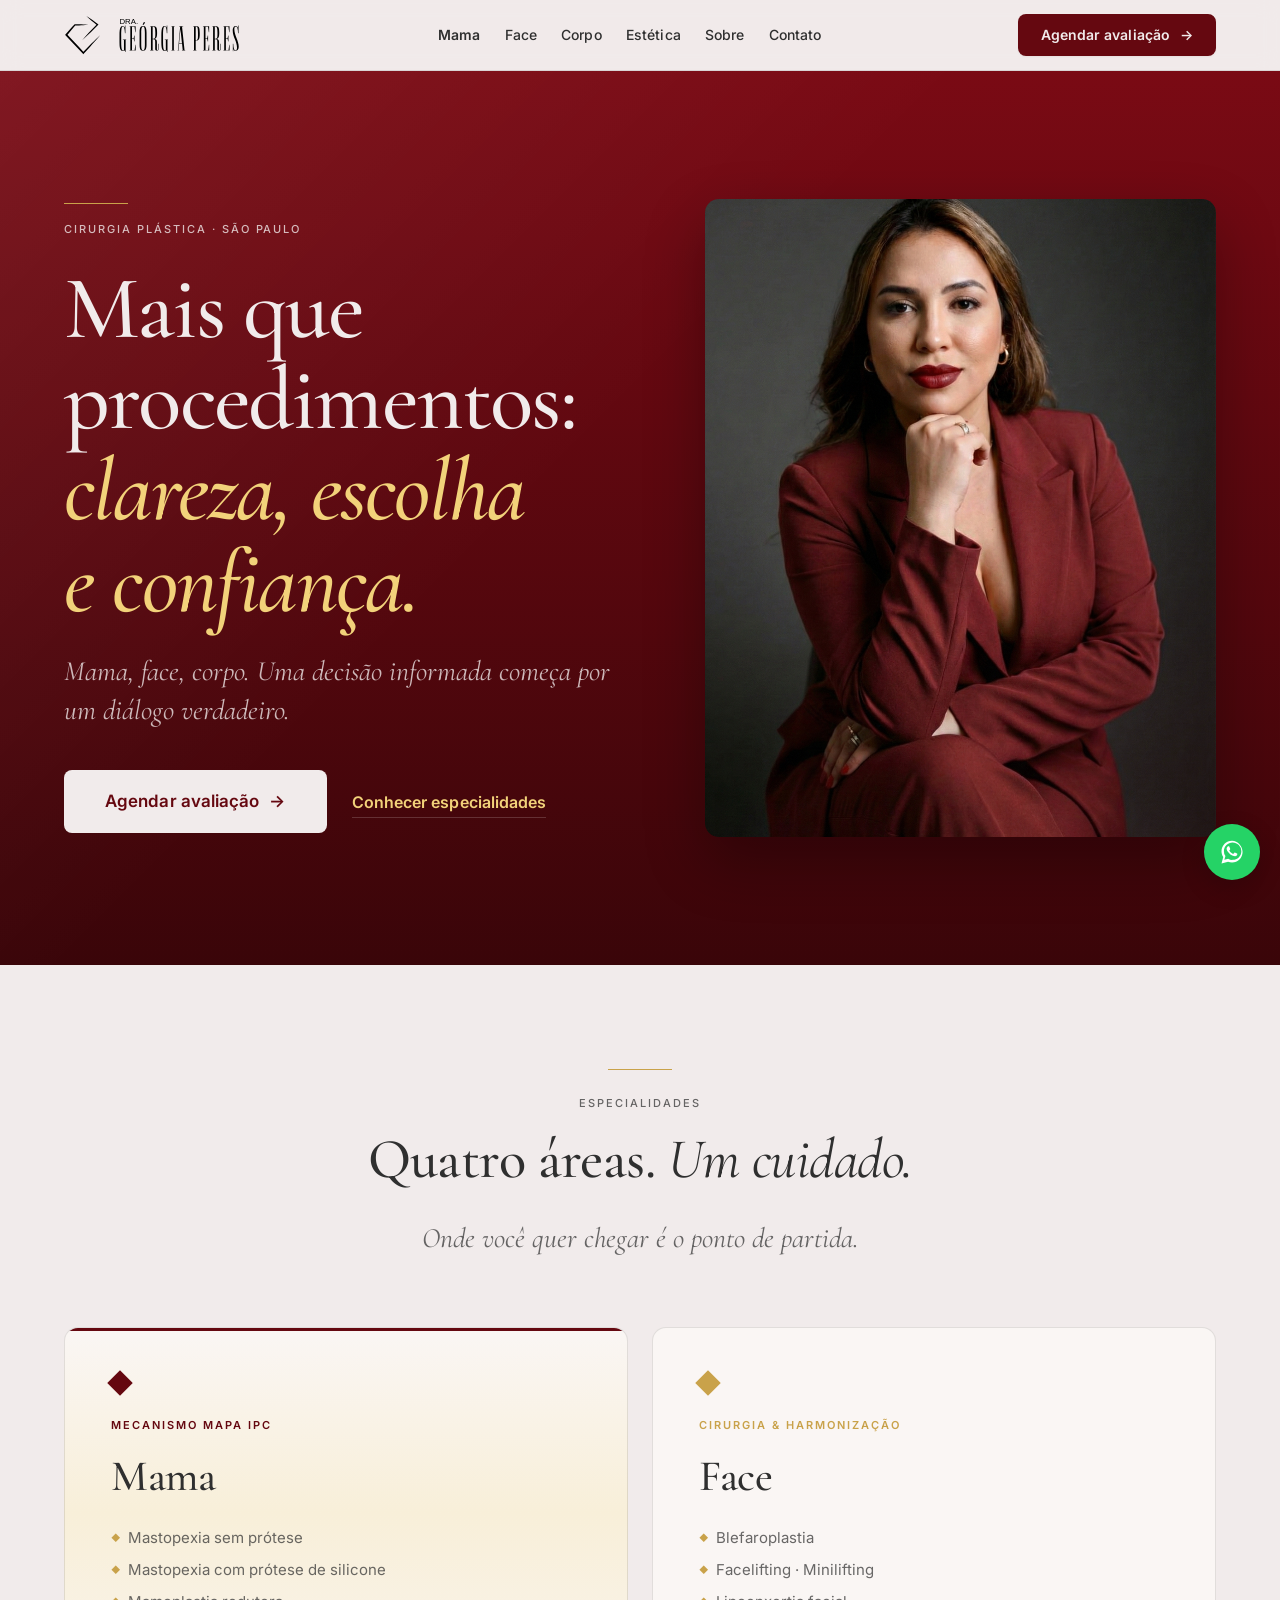
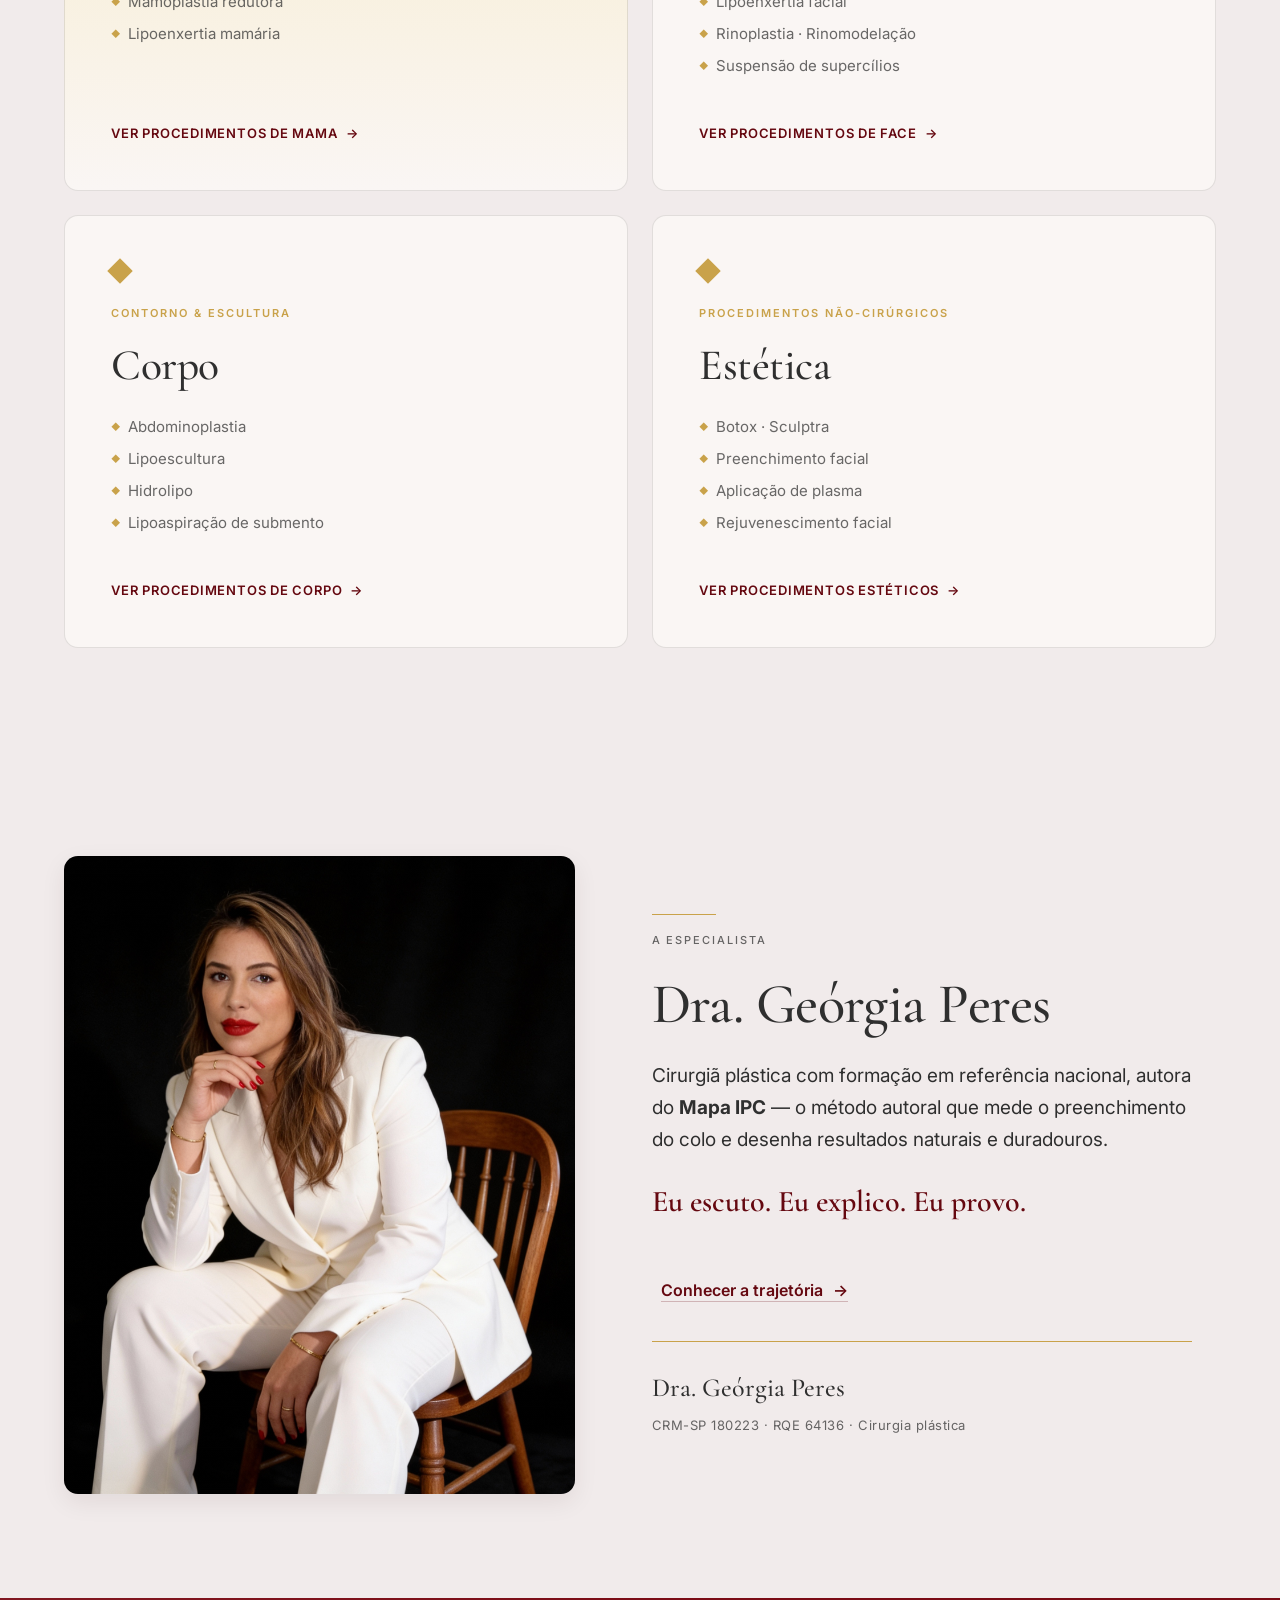
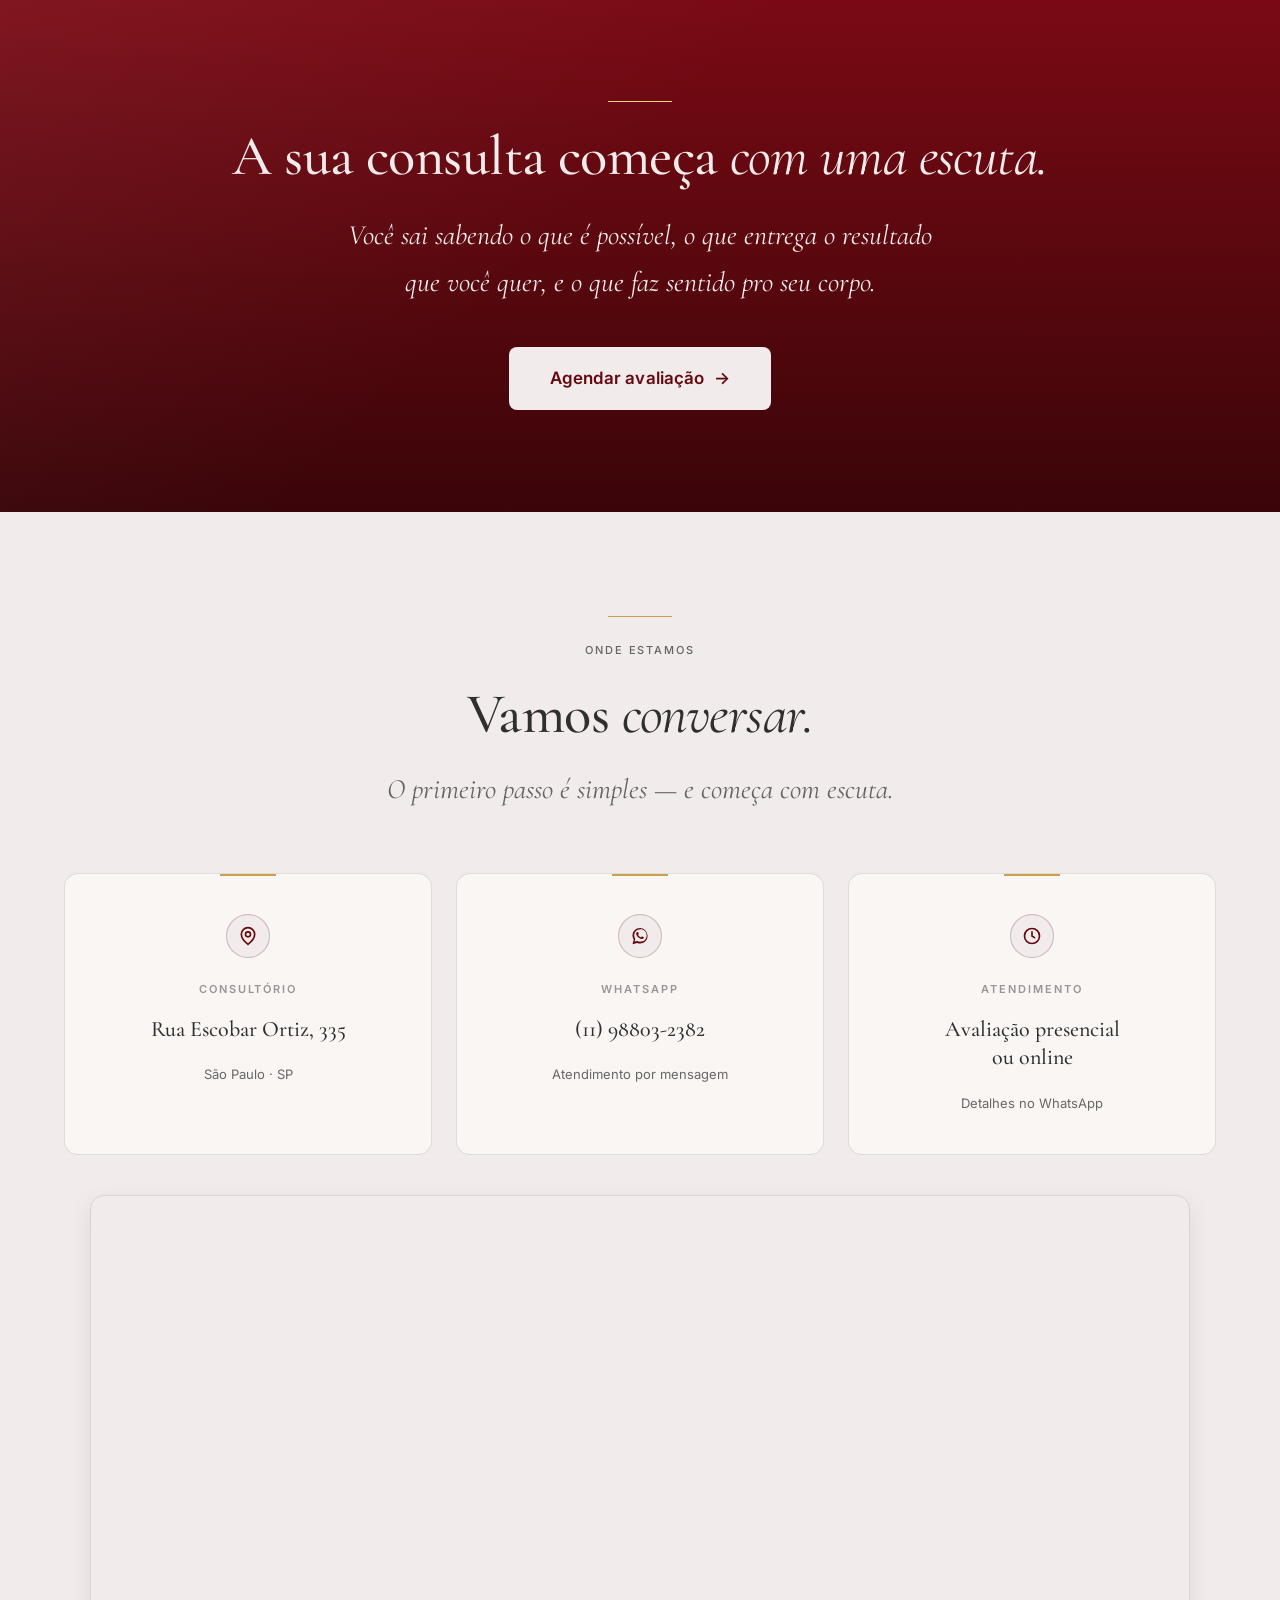
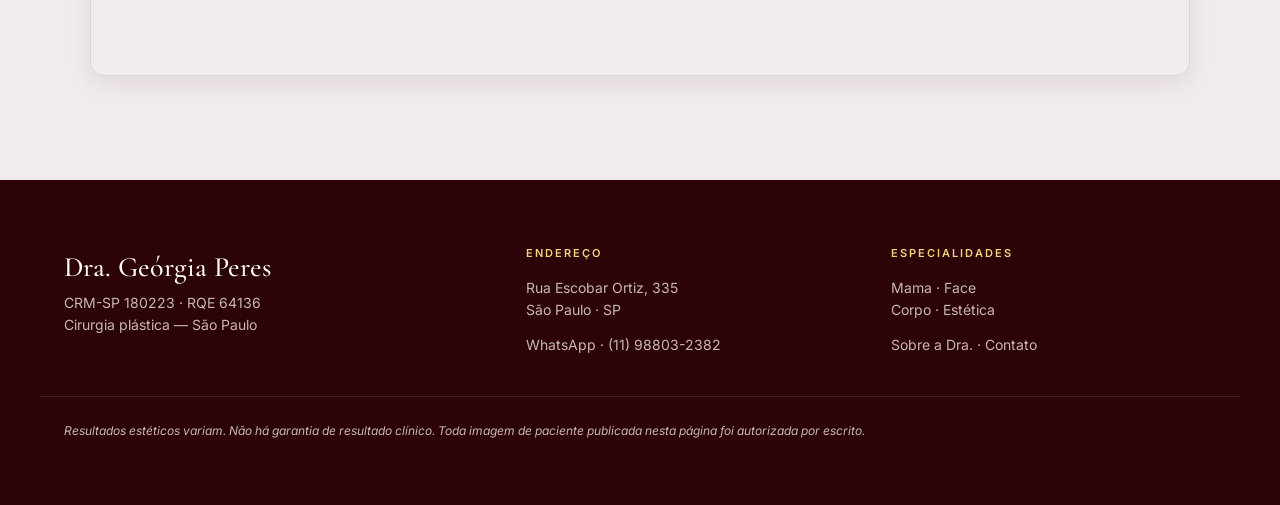
<file: index.html>
<!doctype html>
<html lang="pt-BR">
<head>
<meta charset="utf-8">
<meta name="viewport" content="width=device-width,initial-scale=1">
<meta name="theme-color" content="#650810">
<meta name="description" content="Dra. Geórgia Peres · Cirurgia plástica · Mama, Face, Corpo. Mais que procedimentos: clareza, escolha e confiança. CRM-SP 180223 · RQE 64136. São Paulo.">
<meta property="og:title" content="Dra. Geórgia Peres — Cirurgia plástica">
<meta property="og:description" content="Mais que procedimentos: clareza, escolha e confiança.">
<meta property="og:type" content="website">
<meta property="og:image" content="assets/photos/ensaio-ia-02-bordo.png">
<title>Dra. Geórgia Peres · Cirurgia plástica · São Paulo</title>
<link rel="preconnect" href="https://fonts.googleapis.com">
<link rel="preconnect" href="https://fonts.gstatic.com" crossorigin>
<link rel="stylesheet" href="assets/css/tokens.css">
<link rel="stylesheet" href="assets/css/base.css">
<link rel="stylesheet" href="assets/css/components.css">
<style>
  /* Home-only styles */
  .hero-home {
    position: relative;
    overflow: hidden;
    background: var(--dg-bordo);
    background-image:
      linear-gradient(135deg, rgba(255,255,255,0.06) 0%, rgba(255,255,255,0) 45%),
      linear-gradient(180deg, #7A0A14 0%, #3A0509 100%);
    color: var(--fg-on-bordo);
    padding-block: clamp(72px, 10vw, 144px);
  }
  .hero-home__grid {
    display: grid;
    grid-template-columns: 1.05fr 0.95fr;
    gap: clamp(40px, 6vw, 96px);
    align-items: center;
  }
  .hero-home__copy { max-width: 620px; }
  .hero-home__h1 {
    font-family: var(--font-display);
    font-weight: 500;
    font-size: clamp(48px, 7vw, 96px);
    line-height: 1.02;
    letter-spacing: -0.02em;
    color: var(--fg-on-bordo);
    margin-block: var(--sp-3) var(--sp-3);
    text-wrap: balance;
  }
  .hero-home__h1 em { font-style: italic; color: var(--dg-ouro-claro); font-weight: 500; }
  .hero-home__sub {
    font-family: var(--font-display);
    font-style: italic;
    font-size: clamp(22px, 2.4vw, 28px);
    color: var(--fg-on-bordo-2);
    margin-bottom: var(--sp-5);
    line-height: 1.4;
  }
  .hero-home__ctas { display: flex; flex-wrap: wrap; gap: var(--sp-2); }
  .hero-home__photo {
    position: relative;
    border-radius: var(--r-lg);
    overflow: hidden;
    aspect-ratio: 4/5;
    box-shadow: 0 24px 60px rgba(0,0,0,0.32);
  }
  .hero-home__photo img {
    width: 100%; height: 100%; object-fit: cover;
  }
  .hero-home__photo::after {
    content: "";
    position: absolute; inset: 0;
    background: linear-gradient(135deg, rgba(0,0,0,0) 60%, rgba(44,3,6,0.25) 100%);
    pointer-events: none;
  }
  @media (max-width: 900px) {
    .hero-home__grid { grid-template-columns: 1fr; }
    .hero-home__photo { max-width: 460px; margin-inline: auto; aspect-ratio: 4/5; }
  }

  /* Section: 4 áreas */
  .areas__h2 { text-align: center; margin-bottom: var(--sp-3); }
  .areas__lead {
    text-align: center;
    font-family: var(--font-display);
    font-style: italic;
    font-size: clamp(22px, 2.4vw, 28px);
    color: var(--fg-2);
    max-width: 720px;
    margin: 0 auto var(--sp-8);
  }
  .areas__grid {
    display: grid;
    grid-template-columns: repeat(2, 1fr);
    gap: var(--sp-3);
  }
  @media (max-width: 720px) { .areas__grid { grid-template-columns: 1fr; } }
  .area-card {
    background: var(--bg-card);
    border: 1px solid var(--rule-soft);
    border-radius: var(--r-lg);
    padding: clamp(28px, 3.6vw, 48px);
    display: flex;
    flex-direction: column;
    gap: var(--sp-2);
    text-decoration: none;
    color: inherit;
    position: relative;
    transition: transform var(--dur-base) var(--ease),
                box-shadow var(--dur-base) var(--ease),
                border-color var(--dur-base) var(--ease);
    overflow: hidden;
    min-height: 280px;
  }
  .area-card::before {
    content: "";
    position: absolute;
    top: 0; left: 0; right: 0;
    height: 2px;
    background: var(--gold);
    transform: scaleX(0);
    transform-origin: left;
    transition: transform var(--dur-slow) var(--ease);
  }
  .area-card:hover { transform: translateY(-3px); box-shadow: var(--shadow-md); border-color: var(--rule-bordo); }
  .area-card:hover::before { transform: scaleX(1); }
  .area-card--featured { background: linear-gradient(180deg, #FAF6F4 0%, #F8EFD9 40%, #FAF6F4 100%); }
  .area-card--featured::before { background: var(--accent); transform: scaleX(1); height: 3px; }
  .area-card__diamond {
    width: 18px; height: 18px;
    background: var(--gold);
    transform: rotate(45deg);
    margin-bottom: var(--sp-1);
  }
  .area-card--featured .area-card__diamond { background: var(--accent); }
  .area-card__overline {
    font-family: var(--font-body);
    font-size: 11px;
    font-weight: 600;
    letter-spacing: 0.18em;
    text-transform: uppercase;
    color: var(--gold);
  }
  .area-card--featured .area-card__overline { color: var(--accent); }
  .area-card__title {
    font-family: var(--font-display);
    font-size: clamp(32px, 3.4vw, 44px);
    font-weight: 500;
    line-height: 1.05;
    color: var(--fg-1);
    margin-block: 4px 6px;
    letter-spacing: -0.01em;
  }
  .area-card__list {
    list-style: none;
    color: var(--fg-2);
    font-size: 15px;
    line-height: 1.6;
  }
  .area-card__list li {
    padding-block: 4px;
    display: flex;
    align-items: baseline;
    gap: 8px;
  }
  .area-card__list li::before {
    content: "◆";
    color: var(--gold);
    font-size: 9px;
    flex-shrink: 0;
    transform: translateY(-2px);
  }
  .area-card__cta {
    margin-top: auto;
    padding-top: var(--sp-3);
    display: inline-flex;
    align-items: center;
    gap: 8px;
    font-family: var(--font-body);
    font-size: 13px;
    font-weight: 600;
    letter-spacing: 0.06em;
    text-transform: uppercase;
    color: var(--accent);
  }
  .area-card__cta .arrow { transition: transform var(--dur-fast) var(--ease); }
  .area-card:hover .area-card__cta .arrow { transform: translateX(3px); }

  /* Authority preview */
  .authority {
    background: var(--bg-paper);
  }
  .authority__grid {
    display: grid;
    grid-template-columns: 0.95fr 1.05fr;
    gap: clamp(40px, 6vw, 96px);
    align-items: center;
  }
  .authority__photo {
    border-radius: var(--r-lg);
    overflow: hidden;
    aspect-ratio: 4/5;
    box-shadow: var(--shadow-md);
  }
  .authority__photo img { width: 100%; height: 100%; object-fit: cover; }
  .authority__copy { max-width: 540px; }
  .authority__h2 {
    margin-block: var(--sp-3);
  }
  .authority__triade {
    margin-block: var(--sp-3) var(--sp-5);
    font-family: var(--font-display);
    font-style: italic;
    font-size: clamp(22px, 2.4vw, 30px);
    line-height: 1.4;
    color: var(--accent);
  }
  .authority__triade strong { font-style: normal; font-weight: 600; }
  .authority__signature {
    border-top: 1px solid var(--gold);
    margin-top: var(--sp-3);
    padding-top: var(--sp-3);
    display: grid;
    gap: 4px;
  }
  .authority__signature .name {
    font-family: var(--font-display);
    font-size: 26px;
    font-weight: 500;
    color: var(--fg-1);
  }
  .authority__signature .crm {
    font-size: var(--t-small);
    color: var(--fg-2);
    letter-spacing: 0.04em;
  }
  @media (max-width: 900px) {
    .authority__grid { grid-template-columns: 1fr; }
    .authority__photo { max-width: 460px; margin-inline: auto; }
  }

  /* CTA strip */
  .cta-strip {
    text-align: center;
    padding-block: clamp(64px, 8vw, 120px);
  }
  .cta-strip__h2 {
    margin-bottom: var(--sp-3);
  }
  .cta-strip__sub {
    font-family: var(--font-display);
    font-style: italic;
    font-size: clamp(22px, 2.4vw, 28px);
    color: var(--fg-on-bordo-2);
    max-width: 620px;
    margin: 0 auto var(--sp-5);
  }

  /* Contato (seção integrada na home) */
  .contato-home {
    background: var(--bg-paper);
    scroll-margin-top: 120px;
  }
  .contato-home__header {
    text-align: center;
    margin-bottom: var(--sp-8);
  }
  .contato-home__h2 {
    margin-block: var(--sp-3) var(--sp-3);
  }
  .contato-home__lead {
    font-family: var(--font-display);
    font-style: italic;
    font-size: clamp(22px, 2.4vw, 28px);
    color: var(--fg-2);
    max-width: 640px;
    margin: 0 auto;
    line-height: 1.4;
  }
  .contato-home__grid {
    display: grid;
    grid-template-columns: repeat(3, 1fr);
    gap: var(--sp-3);
    margin-bottom: var(--sp-5);
  }
  @media (max-width: 800px) {
    .contato-home__grid { grid-template-columns: 1fr; max-width: 480px; margin-inline: auto; }
  }
  .info-card {
    background: var(--bg-card);
    border: 1px solid var(--rule-soft);
    border-radius: var(--r-lg);
    padding: clamp(28px, 3.2vw, 40px);
    text-align: center;
    display: flex;
    flex-direction: column;
    align-items: center;
    gap: var(--sp-2);
    position: relative;
    overflow: hidden;
  }
  .info-card::before {
    content: "";
    position: absolute;
    top: 0; left: 50%; transform: translateX(-50%);
    width: 56px; height: 2px;
    background: var(--gold);
  }
  .info-card__icon {
    width: 44px; height: 44px;
    border-radius: 50%;
    background: var(--bg-paper);
    color: var(--accent);
    display: flex;
    align-items: center;
    justify-content: center;
    margin-bottom: 6px;
    border: 1px solid var(--rule-bordo);
  }
  .info-card__icon svg { width: 20px; height: 20px; }
  .info-card__label {
    font-family: var(--font-body);
    font-size: 11px;
    font-weight: 600;
    letter-spacing: 0.18em;
    text-transform: uppercase;
    color: var(--fg-3);
  }
  .info-card__value {
    font-family: var(--font-display);
    font-size: 22px;
    font-weight: 500;
    line-height: 1.3;
    color: var(--fg-1);
  }
  .info-card__value a { color: var(--fg-1); transition: color var(--dur-fast) var(--ease); }
  .info-card__value a:hover { color: var(--accent); }
  .info-card__note {
    font-size: 13px;
    color: var(--fg-2);
    margin-top: 4px;
  }
  .map-wrapper {
    width: 100%;
    max-width: 1100px;
    margin: var(--sp-5) auto 0;
    aspect-ratio: 16/7;
    border-radius: var(--r-lg);
    overflow: hidden;
    border: 1px solid var(--rule-soft);
    box-shadow: var(--shadow-md);
  }
  .map-wrapper iframe {
    width: 100%; height: 100%;
    border: 0;
    display: block;
    filter: grayscale(0.15) sepia(0.05);
  }
  @media (max-width: 720px) {
    .map-wrapper { aspect-ratio: 4/5; }
  }
</style>
</head>
<body>

<a class="skip-link" href="#main">Pular para o conteúdo</a>

<!-- ============================================================ HEADER -->
<header class="site-header" id="site-header">
  <div class="container site-header__inner">
    <a class="site-header__brand" href="./" aria-label="Dra. Geórgia Peres — início">
      <img class="site-header__brand-symbol" src="assets/logos/logo-georgia-symbol.svg" alt="" aria-hidden="true">
      <img class="site-header__brand-wordmark" src="assets/logos/logo-georgia-wordmark.svg" alt="Dra. Geórgia Peres">
    </a>
    <nav class="site-header__nav" aria-label="Navegação principal">
      <a href="mama/"     class="is-featured">Mama</a>
      <a href="face/">Face</a>
      <a href="corpo/">Corpo</a>
      <a href="estetica/">Estética</a>
      <a href="sobre/">Sobre</a>
      <a href="#contato">Contato</a>
    </nav>
    <div class="site-header__cta">
      <a class="btn btn--primary" href="https://wa.me/5511988032382?text=Oi%20Dra.%20Ge%C3%B3rgia%2C%20vim%20do%20site." target="_blank" rel="noopener">
        Agendar avaliação <span class="btn-arrow" aria-hidden="true">→</span>
      </a>
    </div>
    <button class="site-header__toggle" id="nav-toggle" aria-label="Abrir menu" aria-expanded="false">
      <svg viewBox="0 0 24 24" fill="none" stroke="currentColor" stroke-width="2" stroke-linecap="round" aria-hidden="true">
        <path d="M3 6h18M3 12h18M3 18h18"/>
      </svg>
    </button>
  </div>
  <div class="site-header__mobile" id="nav-mobile">
    <nav aria-label="Navegação mobile">
      <a href="mama/" class="is-featured">Mama</a>
      <a href="face/">Face</a>
      <a href="corpo/">Corpo</a>
      <a href="estetica/">Estética</a>
      <a href="sobre/">Sobre</a>
      <a href="#contato">Contato</a>
    </nav>
    <a class="btn btn--primary" href="https://wa.me/5511988032382?text=Oi%20Dra.%20Ge%C3%B3rgia%2C%20vim%20do%20site." target="_blank" rel="noopener">
      Agendar avaliação <span class="btn-arrow" aria-hidden="true">→</span>
    </a>
  </div>
</header>

<main id="main">

<!-- ============================================================ HERO -->
<section class="hero-home" aria-labelledby="hero-h1">
  <div class="container hero-home__grid">
    <div class="hero-home__copy reveal">
      <hr class="divider-gold" style="margin: 0 0 16px 0;" aria-hidden="true">
      <p class="dg-overline" style="color: var(--fg-on-bordo-2);">Cirurgia plástica · São Paulo</p>
      <h1 id="hero-h1" class="hero-home__h1">Mais que procedimentos: <em>clareza, escolha e confiança.</em></h1>
      <p class="hero-home__sub">Mama, face, corpo. Uma decisão informada começa por um diálogo verdadeiro.</p>
      <div class="hero-home__ctas">
        <a class="btn btn--primary-on-bordo btn--xl" href="https://wa.me/5511988032382?text=Oi%20Dra.%20Ge%C3%B3rgia%2C%20vim%20do%20site." target="_blank" rel="noopener">
          Agendar avaliação <span class="btn-arrow" aria-hidden="true">→</span>
        </a>
        <a class="btn btn--ghost-on-bordo" href="#areas">Conhecer especialidades</a>
      </div>
    </div>
    <figure class="hero-home__photo reveal" aria-hidden="true">
      <img src="assets/photos/ensaio-ia-02-bordo.png" alt="" loading="eager">
    </figure>
  </div>
</section>

<!-- ============================================================ 4 ÁREAS -->
<section class="section section--paper" id="areas" aria-labelledby="areas-h2">
  <div class="container">
    <hr class="divider-gold" aria-hidden="true">
    <p class="dg-overline" style="text-align:center;margin-bottom:16px;">Especialidades</p>
    <h2 id="areas-h2" class="dg-h2 areas__h2 reveal">Quatro áreas. <em class="dg-italic">Um cuidado.</em></h2>
    <p class="areas__lead reveal">Onde você quer chegar é o ponto de partida.</p>

    <div class="areas__grid">
      <!-- MAMA — featured (mecanismo principal) -->
      <a class="area-card area-card--featured reveal" href="mama/">
        <span class="area-card__diamond" aria-hidden="true"></span>
        <span class="area-card__overline">Mecanismo Mapa IPC</span>
        <h3 class="area-card__title">Mama</h3>
        <ul class="area-card__list">
          <li>Mastopexia sem prótese</li>
          <li>Mastopexia com prótese de silicone</li>
          <li>Mamoplastia redutora</li>
          <li>Lipoenxertia mamária</li>
        </ul>
        <span class="area-card__cta">Ver procedimentos de mama <span class="arrow" aria-hidden="true">→</span></span>
      </a>

      <!-- FACE -->
      <a class="area-card reveal" href="face/">
        <span class="area-card__diamond" aria-hidden="true"></span>
        <span class="area-card__overline">Cirurgia & harmonização</span>
        <h3 class="area-card__title">Face</h3>
        <ul class="area-card__list">
          <li>Blefaroplastia</li>
          <li>Facelifting · Minilifting</li>
          <li>Lipoenxertia facial</li>
          <li>Rinoplastia · Rinomodelação</li>
          <li>Suspensão de supercílios</li>
        </ul>
        <span class="area-card__cta">Ver procedimentos de face <span class="arrow" aria-hidden="true">→</span></span>
      </a>

      <!-- CORPO -->
      <a class="area-card reveal" href="corpo/">
        <span class="area-card__diamond" aria-hidden="true"></span>
        <span class="area-card__overline">Contorno & escultura</span>
        <h3 class="area-card__title">Corpo</h3>
        <ul class="area-card__list">
          <li>Abdominoplastia</li>
          <li>Lipoescultura</li>
          <li>Hidrolipo</li>
          <li>Lipoaspiração de submento</li>
        </ul>
        <span class="area-card__cta">Ver procedimentos de corpo <span class="arrow" aria-hidden="true">→</span></span>
      </a>

      <!-- ESTÉTICA -->
      <a class="area-card reveal" href="estetica/">
        <span class="area-card__diamond" aria-hidden="true"></span>
        <span class="area-card__overline">Procedimentos não-cirúrgicos</span>
        <h3 class="area-card__title">Estética</h3>
        <ul class="area-card__list">
          <li>Botox · Sculptra</li>
          <li>Preenchimento facial</li>
          <li>Aplicação de plasma</li>
          <li>Rejuvenescimento facial</li>
        </ul>
        <span class="area-card__cta">Ver procedimentos estéticos <span class="arrow" aria-hidden="true">→</span></span>
      </a>
    </div>
  </div>
</section>

<!-- ============================================================ AUTORIDADE -->
<section class="section authority" aria-labelledby="authority-h2">
  <div class="container authority__grid">
    <figure class="authority__photo reveal" aria-hidden="true">
      <img src="assets/photos/ensaio-ia-01-branco.png" alt="" loading="lazy">
    </figure>
    <div class="authority__copy reveal">
      <hr class="divider-gold" style="margin: 0 0 16px 0;" aria-hidden="true">
      <p class="dg-overline">A especialista</p>
      <h2 id="authority-h2" class="dg-h2 authority__h2">Dra. Geórgia Peres</h2>
      <p class="dg-body-lg">Cirurgiã plástica com formação em referência nacional, autora do <strong>Mapa IPC</strong> — o método autoral que mede o preenchimento do colo e desenha resultados naturais e duradouros.</p>
      <p class="authority__triade"><strong>Eu escuto.</strong> <strong>Eu explico.</strong> <strong>Eu provo.</strong></p>
      <a class="btn btn--ghost" href="sobre/">Conhecer a trajetória <span class="btn-arrow" aria-hidden="true">→</span></a>
      <div class="authority__signature">
        <span class="name">Dra. Geórgia Peres</span>
        <span class="crm">CRM-SP 180223 · RQE 64136 · Cirurgia plástica</span>
      </div>
    </div>
  </div>
</section>

<!-- ============================================================ CTA STRIP -->
<section class="section section--bordo on-bordo cta-strip" aria-labelledby="cta-h2">
  <div class="container">
    <hr class="divider-gold" aria-hidden="true">
    <h2 id="cta-h2" class="dg-h2 cta-strip__h2">A sua consulta começa <em class="dg-italic">com uma escuta.</em></h2>
    <p class="cta-strip__sub">Você sai sabendo o que é possível, o que entrega o resultado que você quer, e o que faz sentido pro seu corpo.</p>
    <a class="btn btn--primary-on-bordo btn--xl" href="https://wa.me/5511988032382?text=Oi%20Dra.%20Ge%C3%B3rgia%2C%20gostaria%20de%20agendar%20uma%20avalia%C3%A7%C3%A3o." target="_blank" rel="noopener">
      Agendar avaliação <span class="btn-arrow" aria-hidden="true">→</span>
    </a>
  </div>
</section>

<!-- ============================================================ CONTATO -->
<section class="section contato-home" id="contato" aria-labelledby="contato-h2">
  <div class="container">
    <div class="contato-home__header">
      <hr class="divider-gold" aria-hidden="true">
      <p class="dg-overline">Onde estamos</p>
      <h2 id="contato-h2" class="dg-h2 contato-home__h2 reveal">Vamos <em class="dg-italic">conversar.</em></h2>
      <p class="contato-home__lead reveal">O primeiro passo é simples — e começa com escuta.</p>
    </div>

    <div class="contato-home__grid">
      <article class="info-card reveal">
        <span class="info-card__icon" aria-hidden="true">
          <svg viewBox="0 0 24 24" fill="none" stroke="currentColor" stroke-width="2" stroke-linecap="round" stroke-linejoin="round">
            <path d="M20 10c0 6-8 12-8 12s-8-6-8-12a8 8 0 0 1 16 0Z"/>
            <circle cx="12" cy="10" r="3"/>
          </svg>
        </span>
        <span class="info-card__label">Consultório</span>
        <span class="info-card__value">Rua Escobar Ortiz, 335</span>
        <span class="info-card__note">São Paulo · SP</span>
      </article>

      <article class="info-card reveal">
        <span class="info-card__icon" aria-hidden="true">
          <svg viewBox="0 0 32 32" fill="currentColor">
            <path d="M16.04 3C9.4 3 4 8.4 4 15.04c0 2.36.69 4.66 1.99 6.65L4 29l7.49-1.96a12.04 12.04 0 0 0 4.55.9h.01c6.64 0 12.04-5.4 12.04-12.04S22.69 3 16.04 3zm0 22.06c-1.41 0-2.79-.37-4-1.07l-.29-.17-4.45 1.16 1.19-4.33-.19-.31a9.94 9.94 0 0 1-1.55-5.32c0-5.49 4.47-9.96 9.97-9.96 2.66 0 5.16 1.04 7.04 2.92a9.9 9.9 0 0 1 2.92 7.04c0 5.5-4.47 9.97-9.97 9.97zm5.46-7.45c-.3-.15-1.78-.88-2.06-.98-.28-.1-.48-.15-.68.15-.2.3-.78.98-.95 1.18-.18.2-.35.22-.65.07-.3-.15-1.27-.47-2.42-1.49-.9-.8-1.5-1.78-1.68-2.08-.18-.3-.02-.46.13-.61.13-.13.3-.35.45-.52.15-.18.2-.3.3-.5.1-.2.05-.38-.03-.53-.07-.15-.68-1.63-.93-2.23-.24-.58-.49-.5-.68-.51l-.58-.01c-.2 0-.53.07-.8.38-.28.3-1.05 1.02-1.05 2.49s1.07 2.89 1.22 3.09c.15.2 2.11 3.22 5.13 4.51.72.31 1.28.5 1.71.64.72.23 1.37.2 1.89.12.58-.09 1.78-.73 2.03-1.43.25-.7.25-1.3.18-1.43-.07-.13-.27-.2-.57-.35z"/>
          </svg>
        </span>
        <span class="info-card__label">WhatsApp</span>
        <span class="info-card__value"><a href="https://wa.me/5511988032382?text=Oi%20Dra.%20Ge%C3%B3rgia%2C%20vim%20do%20site." target="_blank" rel="noopener">(11) 98803-2382</a></span>
        <span class="info-card__note">Atendimento por mensagem</span>
      </article>

      <article class="info-card reveal">
        <span class="info-card__icon" aria-hidden="true">
          <svg viewBox="0 0 24 24" fill="none" stroke="currentColor" stroke-width="2" stroke-linecap="round" stroke-linejoin="round">
            <circle cx="12" cy="12" r="9"/>
            <path d="M12 7v5l3 2"/>
          </svg>
        </span>
        <span class="info-card__label">Atendimento</span>
        <span class="info-card__value">Avaliação presencial<br>ou online</span>
        <span class="info-card__note">Detalhes no WhatsApp</span>
      </article>
    </div>

    <div class="map-wrapper reveal">
      <iframe
        src="https://www.google.com/maps?q=Rua+Escobar+Ortiz+335+São+Paulo&output=embed"
        loading="lazy"
        referrerpolicy="no-referrer-when-downgrade"
        title="Mapa — Rua Escobar Ortiz, 335, São Paulo"></iframe>
    </div>
  </div>
</section>

</main>

<!-- ============================================================ FOOTER -->
<footer class="site-footer">
  <div class="container site-footer__grid">
    <div>
      <span class="name">Dra. Geórgia Peres</span>
      <p class="crm">CRM-SP 180223 · RQE 64136</p>
      <p>Cirurgia plástica — São Paulo</p>
    </div>
    <div>
      <h4>Endereço</h4>
      <p>Rua Escobar Ortiz, 335<br>São Paulo · SP</p>
      <p style="margin-top:12px;">
        <a href="https://wa.me/5511988032382" target="_blank" rel="noopener">WhatsApp · (11) 98803-2382</a>
      </p>
    </div>
    <div>
      <h4>Especialidades</h4>
      <p>
        <a href="mama/">Mama</a> · <a href="face/">Face</a><br>
        <a href="corpo/">Corpo</a> · <a href="estetica/">Estética</a>
      </p>
      <p style="margin-top:12px;"><a href="sobre/">Sobre a Dra.</a> · <a href="#contato">Contato</a></p>
    </div>
  </div>
  <div class="container site-footer__legal">
    <em>Resultados estéticos variam. Não há garantia de resultado clínico. Toda imagem de paciente publicada nesta página foi autorizada por escrito.</em>
  </div>
</footer>

<!-- ============================================================ WHATSAPP FLOAT -->
<a class="whatsapp-float" href="https://wa.me/5511988032382?text=Oi%20Dra.%20Ge%C3%B3rgia%2C%20vim%20do%20site." target="_blank" rel="noopener" aria-label="Conversar no WhatsApp com a Dra. Geórgia">
  <svg viewBox="0 0 32 32" fill="currentColor" aria-hidden="true">
    <path d="M16.04 3C9.4 3 4 8.4 4 15.04c0 2.36.69 4.66 1.99 6.65L4 29l7.49-1.96a12.04 12.04 0 0 0 4.55.9h.01c6.64 0 12.04-5.4 12.04-12.04S22.69 3 16.04 3zm0 22.06c-1.41 0-2.79-.37-4-1.07l-.29-.17-4.45 1.16 1.19-4.33-.19-.31a9.94 9.94 0 0 1-1.55-5.32c0-5.49 4.47-9.96 9.97-9.96 2.66 0 5.16 1.04 7.04 2.92a9.9 9.9 0 0 1 2.92 7.04c0 5.5-4.47 9.97-9.97 9.97zm5.46-7.45c-.3-.15-1.78-.88-2.06-.98-.28-.1-.48-.15-.68.15-.2.3-.78.98-.95 1.18-.18.2-.35.22-.65.07-.3-.15-1.27-.47-2.42-1.49-.9-.8-1.5-1.78-1.68-2.08-.18-.3-.02-.46.13-.61.13-.13.3-.35.45-.52.15-.18.2-.3.3-.5.1-.2.05-.38-.03-.53-.07-.15-.68-1.63-.93-2.23-.24-.58-.49-.5-.68-.51l-.58-.01c-.2 0-.53.07-.8.38-.28.3-1.05 1.02-1.05 2.49s1.07 2.89 1.22 3.09c.15.2 2.11 3.22 5.13 4.51.72.31 1.28.5 1.71.64.72.23 1.37.2 1.89.12.58-.09 1.78-.73 2.03-1.43.25-.7.25-1.3.18-1.43-.07-.13-.27-.2-.57-.35z"/>
  </svg>
</a>

<script>
  // Mobile nav toggle
  const header = document.getElementById('site-header');
  const toggle = document.getElementById('nav-toggle');
  if (toggle && header) {
    toggle.addEventListener('click', () => {
      const open = header.classList.toggle('is-open');
      toggle.setAttribute('aria-expanded', String(open));
      toggle.setAttribute('aria-label', open ? 'Fechar menu' : 'Abrir menu');
    });
  }

  // Reveal on scroll
  const reduced = window.matchMedia('(prefers-reduced-motion: reduce)').matches;
  if (reduced) {
    document.querySelectorAll('.reveal').forEach(el => el.classList.add('is-visible'));
  } else if ('IntersectionObserver' in window) {
    const io = new IntersectionObserver((entries) => {
      entries.forEach(e => {
        if (e.isIntersecting) { e.target.classList.add('is-visible'); io.unobserve(e.target); }
      });
    }, { threshold: 0.12, rootMargin: '0px 0px -8% 0px' });
    document.querySelectorAll('.reveal').forEach(el => io.observe(el));
  } else {
    document.querySelectorAll('.reveal').forEach(el => el.classList.add('is-visible'));
  }
</script>

</body>
</html>
</file>
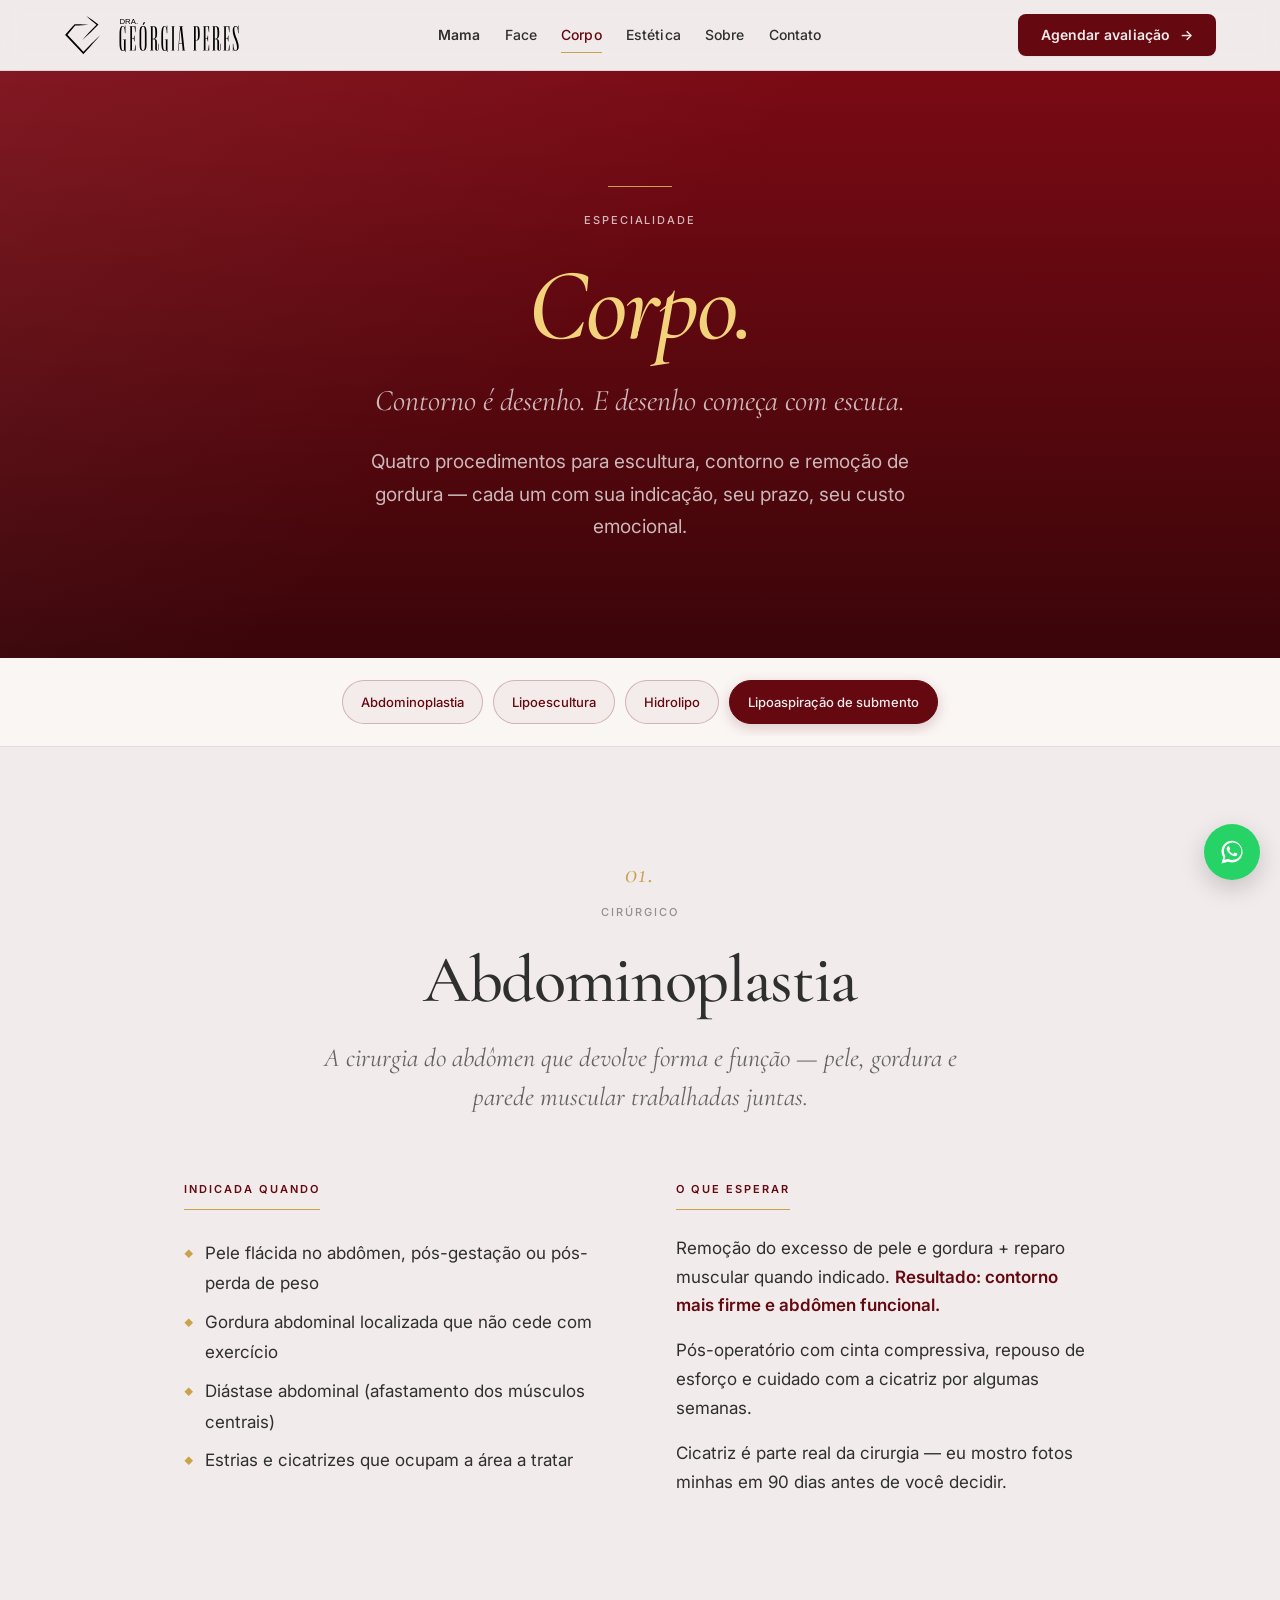
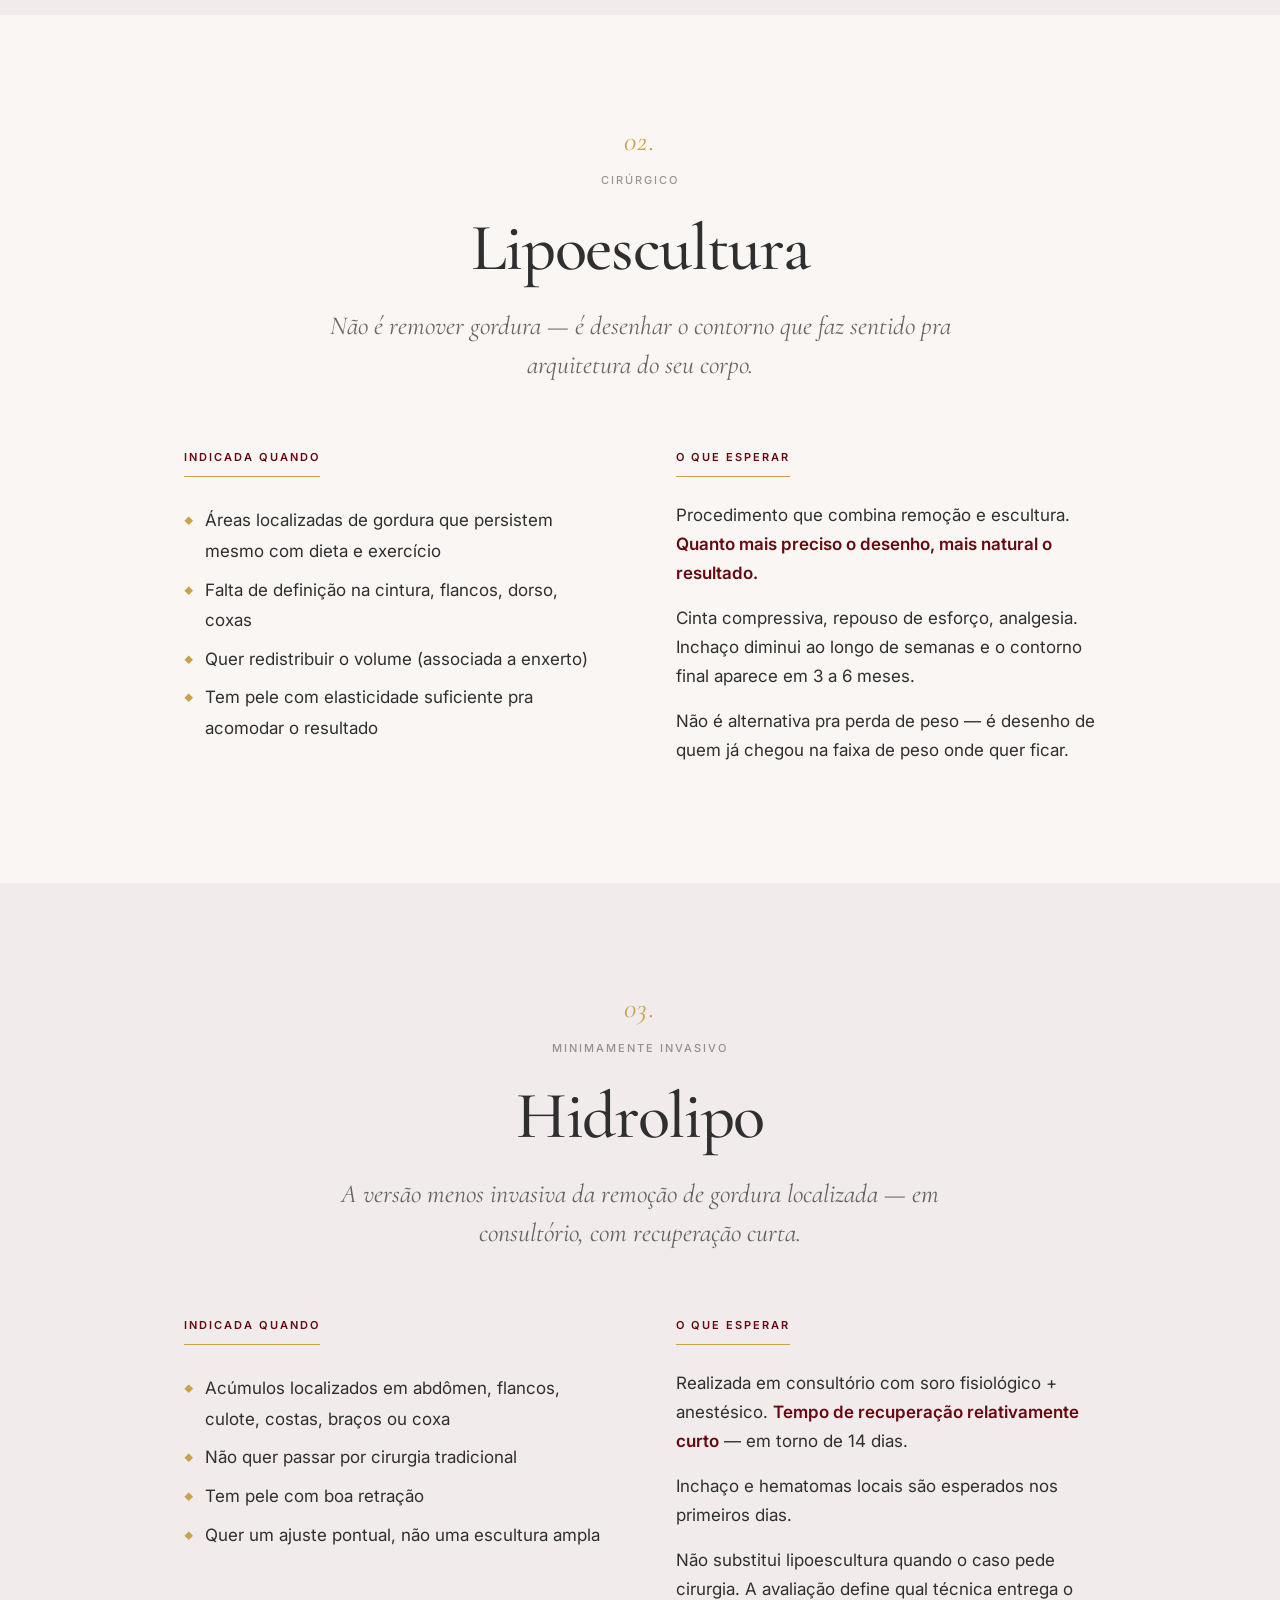
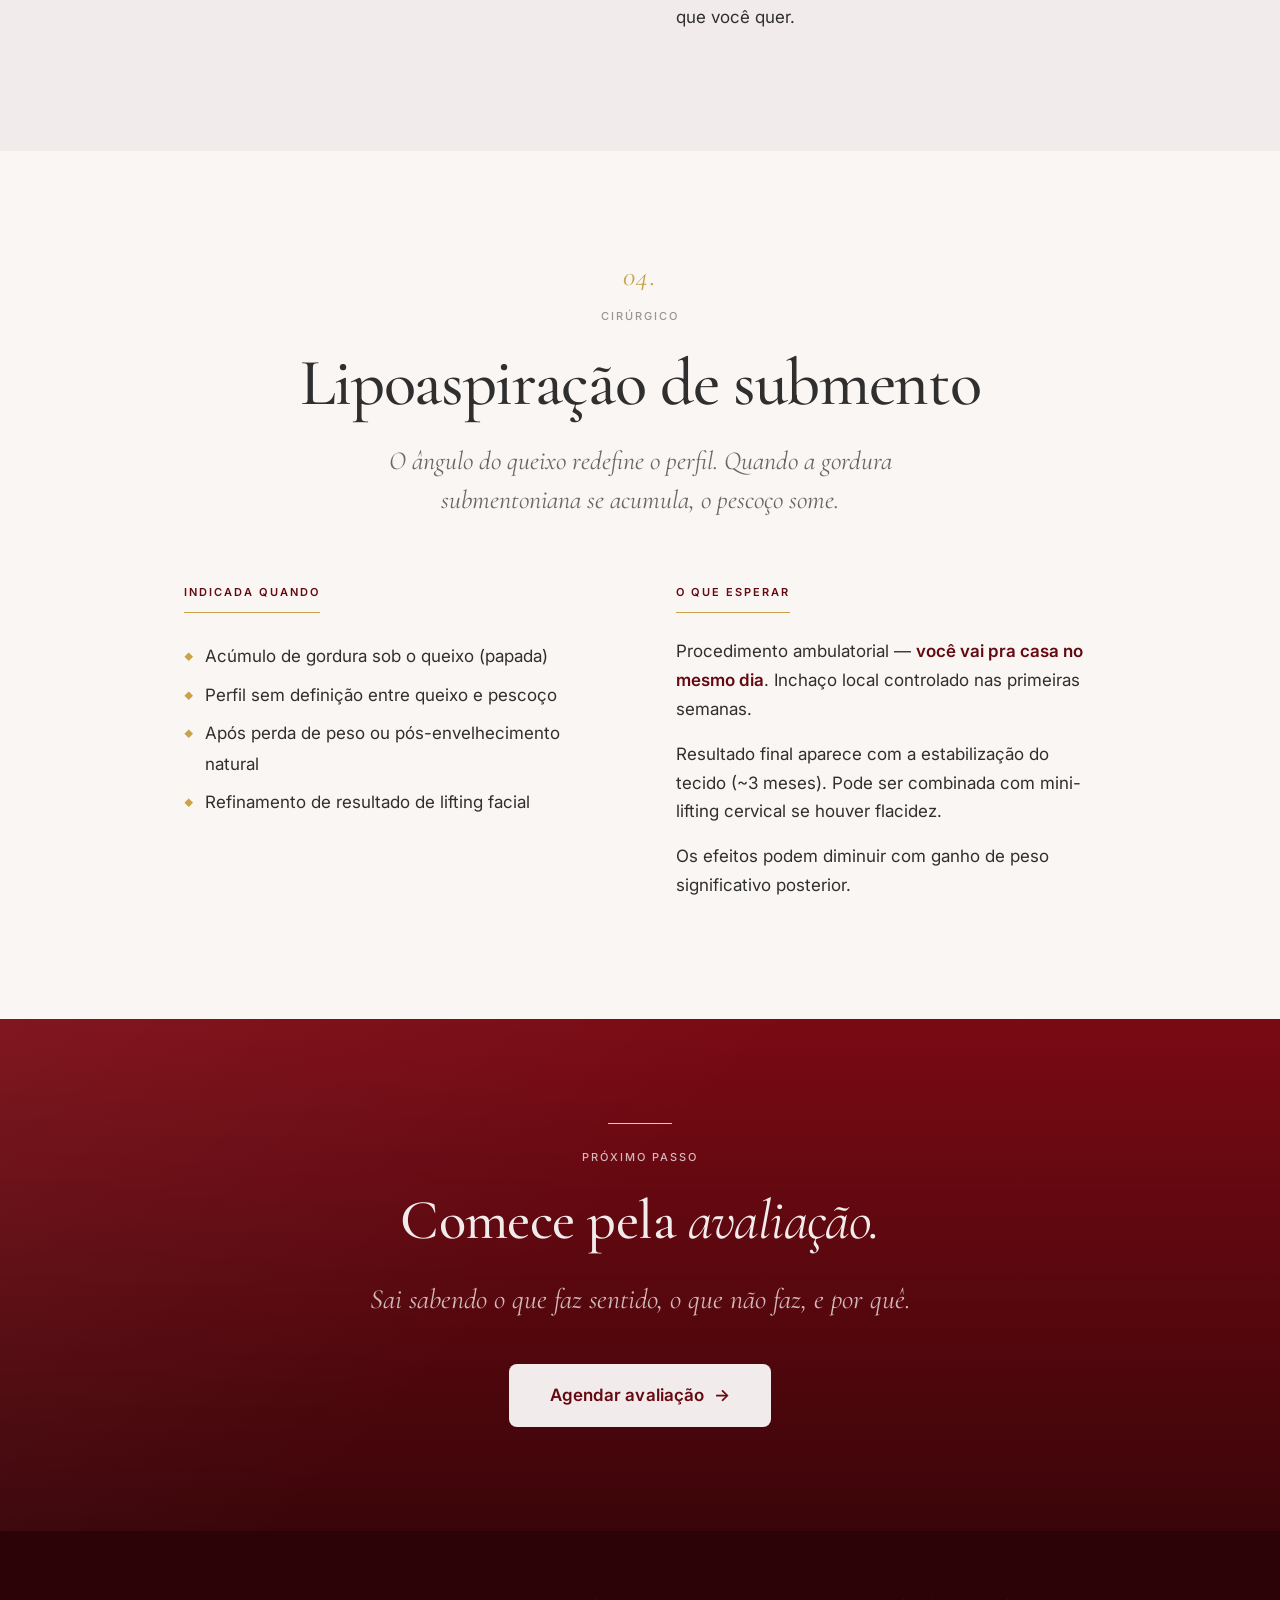
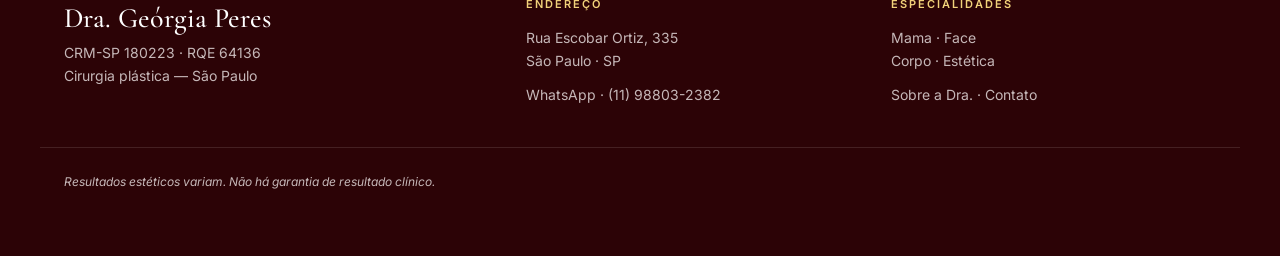
<file: corpo/index.html>
<!doctype html>
<html lang="pt-BR">
<head>
<meta charset="utf-8">
<meta name="viewport" content="width=device-width,initial-scale=1">
<meta name="theme-color" content="#650810">
<meta name="description" content="Cirurgia plástica de corpo com a Dra. Geórgia Peres em São Paulo. Abdominoplastia, lipoescultura, hidrolipo, lipoaspiração de submento.">
<meta property="og:title" content="Corpo — Dra. Geórgia Peres">
<meta property="og:description" content="Contorno corporal com decisão informada e resultado natural.">
<meta property="og:type" content="website">
<title>Corpo · Cirurgia plástica · Dra. Geórgia Peres</title>
<link rel="preconnect" href="https://fonts.googleapis.com">
<link rel="preconnect" href="https://fonts.gstatic.com" crossorigin>
<link rel="stylesheet" href="../assets/css/tokens.css">
<link rel="stylesheet" href="../assets/css/base.css">
<link rel="stylesheet" href="../assets/css/components.css">
<style>
  .hub-hero { background: var(--dg-bordo); background-image: linear-gradient(135deg, rgba(255,255,255,0.06) 0%, rgba(255,255,255,0) 45%), linear-gradient(180deg, #7A0A14 0%, #3A0509 100%); color: var(--fg-on-bordo); padding-block: clamp(64px, 9vw, 144px); text-align: center; }
  .hub-hero__inner { max-width: 880px; margin: 0 auto; }
  .hub-hero__h1 { font-family: var(--font-display); font-weight: 500; font-size: clamp(56px, 8vw, 120px); line-height: 1; letter-spacing: -0.02em; color: var(--fg-on-bordo); margin-block: var(--sp-3) var(--sp-3); }
  .hub-hero__h1 em { font-style: italic; color: var(--dg-ouro-claro); font-weight: 500; }
  .hub-hero__lead { font-family: var(--font-display); font-style: italic; font-size: clamp(22px, 2.6vw, 30px); color: var(--fg-on-bordo-2); max-width: 620px; margin: 0 auto var(--sp-3); line-height: 1.4; }
  .hub-hero__sub { font-size: var(--t-body-lg); color: var(--fg-on-bordo-2); max-width: 580px; margin: 0 auto; line-height: 1.7; }

  .proc-nav { background: var(--bg-card); position: sticky; top: var(--header-height); z-index: 20; border-bottom: 1px solid var(--rule-soft); padding-block: 10px; }
  .proc-nav__inner { display: flex; gap: 10px; flex-wrap: nowrap; justify-content: center; overflow-x: auto; scrollbar-width: none; -webkit-overflow-scrolling: touch; padding-block: 12px; }
  .proc-nav__inner::-webkit-scrollbar { display: none; }
  @media (max-width: 720px) { .proc-nav__inner { justify-content: flex-start; padding-inline: 12px; scroll-padding-inline: 50%; } }
  .proc-nav a { flex-shrink: 0; padding: 10px 18px; border: 1px solid var(--rule-soft); border-radius: var(--r-pill); font-family: var(--font-body); font-size: 13px; font-weight: 500; color: var(--fg-2); background: transparent; transition: background var(--dur-fast) var(--ease), color var(--dur-fast) var(--ease), border-color var(--dur-fast) var(--ease); text-decoration: none; white-space: nowrap; }
  .proc-nav a:hover { color: var(--accent); border-color: var(--rule-bordo); background: var(--bg-paper); }
  .proc-nav a.is-visited { color: var(--accent); border-color: var(--rule-bordo); background: rgba(101, 8, 16, 0.04); }
  .proc-nav a.is-active { color: var(--fg-on-bordo); background: var(--accent); border-color: var(--accent); box-shadow: 0 4px 14px rgba(101, 8, 16, 0.20); }

  .proc { padding-block: clamp(64px, 8vw, 112px); scroll-margin-top: calc(var(--header-height) + 80px); }
  .proc--paper { background: var(--bg-paper); }
  .proc--ivory { background: var(--bg-card); }
  .proc__inner { max-width: 960px; margin: 0 auto; }
  .proc__header { text-align: center; margin-bottom: var(--sp-8); }
  .proc__num { font-family: var(--font-display); font-style: italic; font-size: 28px; color: var(--gold); letter-spacing: 0.04em; margin-bottom: 6px; display: block; }
  .proc__type { font-family: var(--font-body); font-size: 11px; font-weight: 500; letter-spacing: 0.18em; text-transform: uppercase; color: var(--fg-3); margin-bottom: var(--sp-3); }
  .proc__title { font-family: var(--font-display); font-weight: 500; font-size: clamp(40px, 5.2vw, 72px); line-height: 1.02; letter-spacing: -0.02em; color: var(--fg-1); margin-bottom: var(--sp-3); }
  .proc__lead { font-family: var(--font-display); font-style: italic; font-size: clamp(20px, 2.2vw, 26px); color: var(--fg-2); max-width: 640px; margin: 0 auto; line-height: 1.5; }
  .proc__body { display: grid; grid-template-columns: 1fr 1fr; gap: clamp(40px, 6vw, 72px); margin-top: var(--sp-5); }
  @media (max-width: 720px) { .proc__body { grid-template-columns: 1fr; gap: var(--sp-5); } }
  .proc__block h3 { font-family: var(--font-body); font-size: 11px; font-weight: 600; letter-spacing: 0.18em; text-transform: uppercase; color: var(--accent); margin-bottom: var(--sp-3); padding-bottom: 10px; border-bottom: 1px solid var(--gold); width: max-content; }
  .proc__block ul { list-style: none; color: var(--fg-1); font-size: var(--t-body); line-height: 1.8; }
  .proc__block ul li { padding-block: 4px; display: flex; align-items: baseline; gap: 12px; }
  .proc__block ul li::before { content: "◆"; color: var(--gold); font-size: 9px; flex-shrink: 0; transform: translateY(-2px); }
  .proc__block p { color: var(--fg-1); font-size: var(--t-body); line-height: 1.7; margin-bottom: var(--sp-2); }
  .proc__block p strong { color: var(--accent); font-weight: 600; }
</style>
</head>
<body>

<a class="skip-link" href="#main">Pular para o conteúdo</a>

<header class="site-header" id="site-header">
  <div class="container site-header__inner">
    <a class="site-header__brand" href="../" aria-label="Dra. Geórgia Peres — início">
      <img class="site-header__brand-symbol" src="../assets/logos/logo-georgia-symbol.svg" alt="" aria-hidden="true">
      <img class="site-header__brand-wordmark" src="../assets/logos/logo-georgia-wordmark.svg" alt="Dra. Geórgia Peres">
    </a>
    <nav class="site-header__nav" aria-label="Navegação principal">
      <a href="../mama/" class="is-featured">Mama</a>
      <a href="../face/">Face</a>
      <a href="./" class="is-active">Corpo</a>
      <a href="../estetica/">Estética</a>
      <a href="../sobre/">Sobre</a>
      <a href="../#contato">Contato</a>
    </nav>
    <div class="site-header__cta">
      <a class="btn btn--primary" href="https://wa.me/5511988032382?text=Oi%20Dra.%20Ge%C3%B3rgia%2C%20gostaria%20de%20agendar%20uma%20avalia%C3%A7%C3%A3o." target="_blank" rel="noopener">Agendar avaliação <span class="btn-arrow" aria-hidden="true">→</span></a>
    </div>
    <button class="site-header__toggle" id="nav-toggle" aria-label="Abrir menu" aria-expanded="false">
      <svg viewBox="0 0 24 24" fill="none" stroke="currentColor" stroke-width="2" stroke-linecap="round" aria-hidden="true"><path d="M3 6h18M3 12h18M3 18h18"/></svg>
    </button>
  </div>
  <div class="site-header__mobile">
    <nav aria-label="Navegação mobile">
      <a href="../mama/" class="is-featured">Mama</a>
      <a href="../face/">Face</a>
      <a href="./">Corpo</a>
      <a href="../estetica/">Estética</a>
      <a href="../sobre/">Sobre</a>
      <a href="../#contato">Contato</a>
    </nav>
    <a class="btn btn--primary" href="https://wa.me/5511988032382?text=Oi%20Dra.%20Ge%C3%B3rgia%2C%20gostaria%20de%20agendar%20uma%20avalia%C3%A7%C3%A3o." target="_blank" rel="noopener">Agendar avaliação <span class="btn-arrow" aria-hidden="true">→</span></a>
  </div>
</header>

<main id="main">

<section class="hub-hero" aria-labelledby="corpo-h1">
  <div class="container hub-hero__inner">
    <hr class="divider-gold" aria-hidden="true">
    <p class="dg-overline" style="color: var(--fg-on-bordo-2);">Especialidade</p>
    <h1 id="corpo-h1" class="hub-hero__h1"><em>Corpo.</em></h1>
    <p class="hub-hero__lead">Contorno é desenho. E desenho começa com escuta.</p>
    <p class="hub-hero__sub">Quatro procedimentos para escultura, contorno e remoção de gordura — cada um com sua indicação, seu prazo, seu custo emocional.</p>
  </div>
</section>

<nav class="proc-nav" aria-label="Procedimentos de corpo">
  <div class="container proc-nav__inner">
    <a href="#abdominoplastia">Abdominoplastia</a>
    <a href="#lipoescultura">Lipoescultura</a>
    <a href="#hidrolipo">Hidrolipo</a>
    <a href="#submento">Lipoaspiração de submento</a>
  </div>
</nav>

<section class="proc proc--paper" id="abdominoplastia" aria-labelledby="abd-h2">
  <div class="container proc__inner">
    <header class="proc__header reveal">
      <span class="proc__num">01.</span>
      <p class="proc__type">Cirúrgico</p>
      <h2 id="abd-h2" class="proc__title">Abdominoplastia</h2>
      <p class="proc__lead">A cirurgia do abdômen que devolve forma e função — pele, gordura e parede muscular trabalhadas juntas.</p>
    </header>
    <div class="proc__body">
      <div class="proc__block reveal">
        <h3>Indicada quando</h3>
        <ul>
          <li>Pele flácida no abdômen, pós-gestação ou pós-perda de peso</li>
          <li>Gordura abdominal localizada que não cede com exercício</li>
          <li>Diástase abdominal (afastamento dos músculos centrais)</li>
          <li>Estrias e cicatrizes que ocupam a área a tratar</li>
        </ul>
      </div>
      <div class="proc__block reveal">
        <h3>O que esperar</h3>
        <p>Remoção do excesso de pele e gordura + reparo muscular quando indicado. <strong>Resultado: contorno mais firme e abdômen funcional.</strong></p>
        <p>Pós-operatório com cinta compressiva, repouso de esforço e cuidado com a cicatriz por algumas semanas.</p>
        <p>Cicatriz é parte real da cirurgia — eu mostro fotos minhas em 90 dias antes de você decidir.</p>
      </div>
    </div>
  </div>
</section>

<section class="proc proc--ivory" id="lipoescultura" aria-labelledby="lipo-h2">
  <div class="container proc__inner">
    <header class="proc__header reveal">
      <span class="proc__num">02.</span>
      <p class="proc__type">Cirúrgico</p>
      <h2 id="lipo-h2" class="proc__title">Lipoescultura</h2>
      <p class="proc__lead">Não é remover gordura — é desenhar o contorno que faz sentido pra arquitetura do seu corpo.</p>
    </header>
    <div class="proc__body">
      <div class="proc__block reveal">
        <h3>Indicada quando</h3>
        <ul>
          <li>Áreas localizadas de gordura que persistem mesmo com dieta e exercício</li>
          <li>Falta de definição na cintura, flancos, dorso, coxas</li>
          <li>Quer redistribuir o volume (associada a enxerto)</li>
          <li>Tem pele com elasticidade suficiente pra acomodar o resultado</li>
        </ul>
      </div>
      <div class="proc__block reveal">
        <h3>O que esperar</h3>
        <p>Procedimento que combina remoção e escultura. <strong>Quanto mais preciso o desenho, mais natural o resultado.</strong></p>
        <p>Cinta compressiva, repouso de esforço, analgesia. Inchaço diminui ao longo de semanas e o contorno final aparece em 3 a 6 meses.</p>
        <p>Não é alternativa pra perda de peso — é desenho de quem já chegou na faixa de peso onde quer ficar.</p>
      </div>
    </div>
  </div>
</section>

<section class="proc proc--paper" id="hidrolipo" aria-labelledby="hl-h2">
  <div class="container proc__inner">
    <header class="proc__header reveal">
      <span class="proc__num">03.</span>
      <p class="proc__type">Minimamente invasivo</p>
      <h2 id="hl-h2" class="proc__title">Hidrolipo</h2>
      <p class="proc__lead">A versão menos invasiva da remoção de gordura localizada — em consultório, com recuperação curta.</p>
    </header>
    <div class="proc__body">
      <div class="proc__block reveal">
        <h3>Indicada quando</h3>
        <ul>
          <li>Acúmulos localizados em abdômen, flancos, culote, costas, braços ou coxa</li>
          <li>Não quer passar por cirurgia tradicional</li>
          <li>Tem pele com boa retração</li>
          <li>Quer um ajuste pontual, não uma escultura ampla</li>
        </ul>
      </div>
      <div class="proc__block reveal">
        <h3>O que esperar</h3>
        <p>Realizada em consultório com soro fisiológico + anestésico. <strong>Tempo de recuperação relativamente curto</strong> — em torno de 14 dias.</p>
        <p>Inchaço e hematomas locais são esperados nos primeiros dias.</p>
        <p>Não substitui lipoescultura quando o caso pede cirurgia. A avaliação define qual técnica entrega o que você quer.</p>
      </div>
    </div>
  </div>
</section>

<section class="proc proc--ivory" id="submento" aria-labelledby="sub-h2">
  <div class="container proc__inner">
    <header class="proc__header reveal">
      <span class="proc__num">04.</span>
      <p class="proc__type">Cirúrgico</p>
      <h2 id="sub-h2" class="proc__title">Lipoaspiração de submento</h2>
      <p class="proc__lead">O ângulo do queixo redefine o perfil. Quando a gordura submentoniana se acumula, o pescoço some.</p>
    </header>
    <div class="proc__body">
      <div class="proc__block reveal">
        <h3>Indicada quando</h3>
        <ul>
          <li>Acúmulo de gordura sob o queixo (papada)</li>
          <li>Perfil sem definição entre queixo e pescoço</li>
          <li>Após perda de peso ou pós-envelhecimento natural</li>
          <li>Refinamento de resultado de lifting facial</li>
        </ul>
      </div>
      <div class="proc__block reveal">
        <h3>O que esperar</h3>
        <p>Procedimento ambulatorial — <strong>você vai pra casa no mesmo dia</strong>. Inchaço local controlado nas primeiras semanas.</p>
        <p>Resultado final aparece com a estabilização do tecido (~3 meses). Pode ser combinada com mini-lifting cervical se houver flacidez.</p>
        <p>Os efeitos podem diminuir com ganho de peso significativo posterior.</p>
      </div>
    </div>
  </div>
</section>

<section class="section section--bordo on-bordo" style="text-align:center;" aria-labelledby="cta-h2">
  <div class="container" style="max-width: 720px;">
    <hr class="divider-gold" aria-hidden="true">
    <p class="dg-overline">Próximo passo</p>
    <h2 id="cta-h2" class="dg-h2" style="margin-block: var(--sp-3);">Comece pela <em class="dg-italic">avaliação.</em></h2>
    <p style="font-family: var(--font-display); font-style: italic; font-size: clamp(22px, 2.4vw, 28px); color: var(--fg-on-bordo-2); margin-bottom: var(--sp-5);">Sai sabendo o que faz sentido, o que não faz, e por quê.</p>
    <a class="btn btn--primary-on-bordo btn--xl" href="https://wa.me/5511988032382?text=Oi%20Dra.%20Ge%C3%B3rgia%2C%20gostaria%20de%20agendar%20uma%20avalia%C3%A7%C3%A3o%20de%20corpo." target="_blank" rel="noopener">Agendar avaliação <span class="btn-arrow" aria-hidden="true">→</span></a>
  </div>
</section>

</main>

<footer class="site-footer">
  <div class="container site-footer__grid">
    <div>
      <span class="name">Dra. Geórgia Peres</span>
      <p class="crm">CRM-SP 180223 · RQE 64136</p>
      <p>Cirurgia plástica — São Paulo</p>
    </div>
    <div>
      <h4>Endereço</h4>
      <p>Rua Escobar Ortiz, 335<br>São Paulo · SP</p>
      <p style="margin-top:12px;"><a href="https://wa.me/5511988032382" target="_blank" rel="noopener">WhatsApp · (11) 98803-2382</a></p>
    </div>
    <div>
      <h4>Especialidades</h4>
      <p><a href="../mama/">Mama</a> · <a href="../face/">Face</a><br><a href="./">Corpo</a> · <a href="../estetica/">Estética</a></p>
      <p style="margin-top:12px;"><a href="../sobre/">Sobre a Dra.</a> · <a href="../#contato">Contato</a></p>
    </div>
  </div>
  <div class="container site-footer__legal"><em>Resultados estéticos variam. Não há garantia de resultado clínico.</em></div>
</footer>

<a class="whatsapp-float" href="https://wa.me/5511988032382?text=Oi%20Dra.%20Ge%C3%B3rgia%2C%20vim%20do%20site." target="_blank" rel="noopener" aria-label="Conversar no WhatsApp">
  <svg viewBox="0 0 32 32" fill="currentColor" aria-hidden="true"><path d="M16.04 3C9.4 3 4 8.4 4 15.04c0 2.36.69 4.66 1.99 6.65L4 29l7.49-1.96a12.04 12.04 0 0 0 4.55.9h.01c6.64 0 12.04-5.4 12.04-12.04S22.69 3 16.04 3zm0 22.06c-1.41 0-2.79-.37-4-1.07l-.29-.17-4.45 1.16 1.19-4.33-.19-.31a9.94 9.94 0 0 1-1.55-5.32c0-5.49 4.47-9.96 9.97-9.96 2.66 0 5.16 1.04 7.04 2.92a9.9 9.9 0 0 1 2.92 7.04c0 5.5-4.47 9.97-9.97 9.97zm5.46-7.45c-.3-.15-1.78-.88-2.06-.98-.28-.1-.48-.15-.68.15-.2.3-.78.98-.95 1.18-.18.2-.35.22-.65.07-.3-.15-1.27-.47-2.42-1.49-.9-.8-1.5-1.78-1.68-2.08-.18-.3-.02-.46.13-.61.13-.13.3-.35.45-.52.15-.18.2-.3.3-.5.1-.2.05-.38-.03-.53-.07-.15-.68-1.63-.93-2.23-.24-.58-.49-.5-.68-.51l-.58-.01c-.2 0-.53.07-.8.38-.28.3-1.05 1.02-1.05 2.49s1.07 2.89 1.22 3.09c.15.2 2.11 3.22 5.13 4.51.72.31 1.28.5 1.71.64.72.23 1.37.2 1.89.12.58-.09 1.78-.73 2.03-1.43.25-.7.25-1.3.18-1.43-.07-.13-.27-.2-.57-.35z"/></svg>
</a>

<script>
  const header = document.getElementById('site-header'); const toggle = document.getElementById('nav-toggle');
  if (toggle && header) toggle.addEventListener('click', () => { const open = header.classList.toggle('is-open'); toggle.setAttribute('aria-expanded', String(open)); });
  const reduced = window.matchMedia('(prefers-reduced-motion: reduce)').matches;
  if (reduced) document.querySelectorAll('.reveal').forEach(el => el.classList.add('is-visible'));
  else if ('IntersectionObserver' in window) {
    const io = new IntersectionObserver(entries => entries.forEach(e => { if (e.isIntersecting) { e.target.classList.add('is-visible'); io.unobserve(e.target); } }), { threshold: 0.12, rootMargin: '0px 0px -8% 0px' });
    document.querySelectorAll('.reveal').forEach(el => io.observe(el));
  }
  (function () {
    const sections = Array.from(document.querySelectorAll('.proc'));
    if (!sections.length) return;
    const idToLink = new Map();
    document.querySelectorAll('.proc-nav a').forEach(a => idToLink.set(a.getAttribute('href').replace('#', ''), a));
    function setActive(id) {
      idToLink.forEach(a => { a.classList.remove('is-active'); a.classList.remove('is-visited'); });
      let foundActive = false;
      sections.forEach(sec => {
        const link = idToLink.get(sec.id); if (!link) return;
        if (sec.id === id) {
          link.classList.add('is-active'); foundActive = true;
          const parent = link.parentElement; const target = link.offsetLeft - (parent.clientWidth - link.clientWidth) / 2;
          parent.scrollTo({ left: target, behavior: 'smooth' });
        } else if (!foundActive) link.classList.add('is-visited');
      });
    }
    const spy = new IntersectionObserver((entries) => {
      const visible = entries.filter(e => e.isIntersecting).sort((a, b) => a.target.offsetTop - b.target.offsetTop);
      if (visible.length) setActive(visible[0].target.id);
    }, { rootMargin: '-30% 0px -55% 0px', threshold: 0 });
    sections.forEach(s => spy.observe(s));
    setActive(sections[0].id);
  })();
</script>

</body>
</html>
</file>
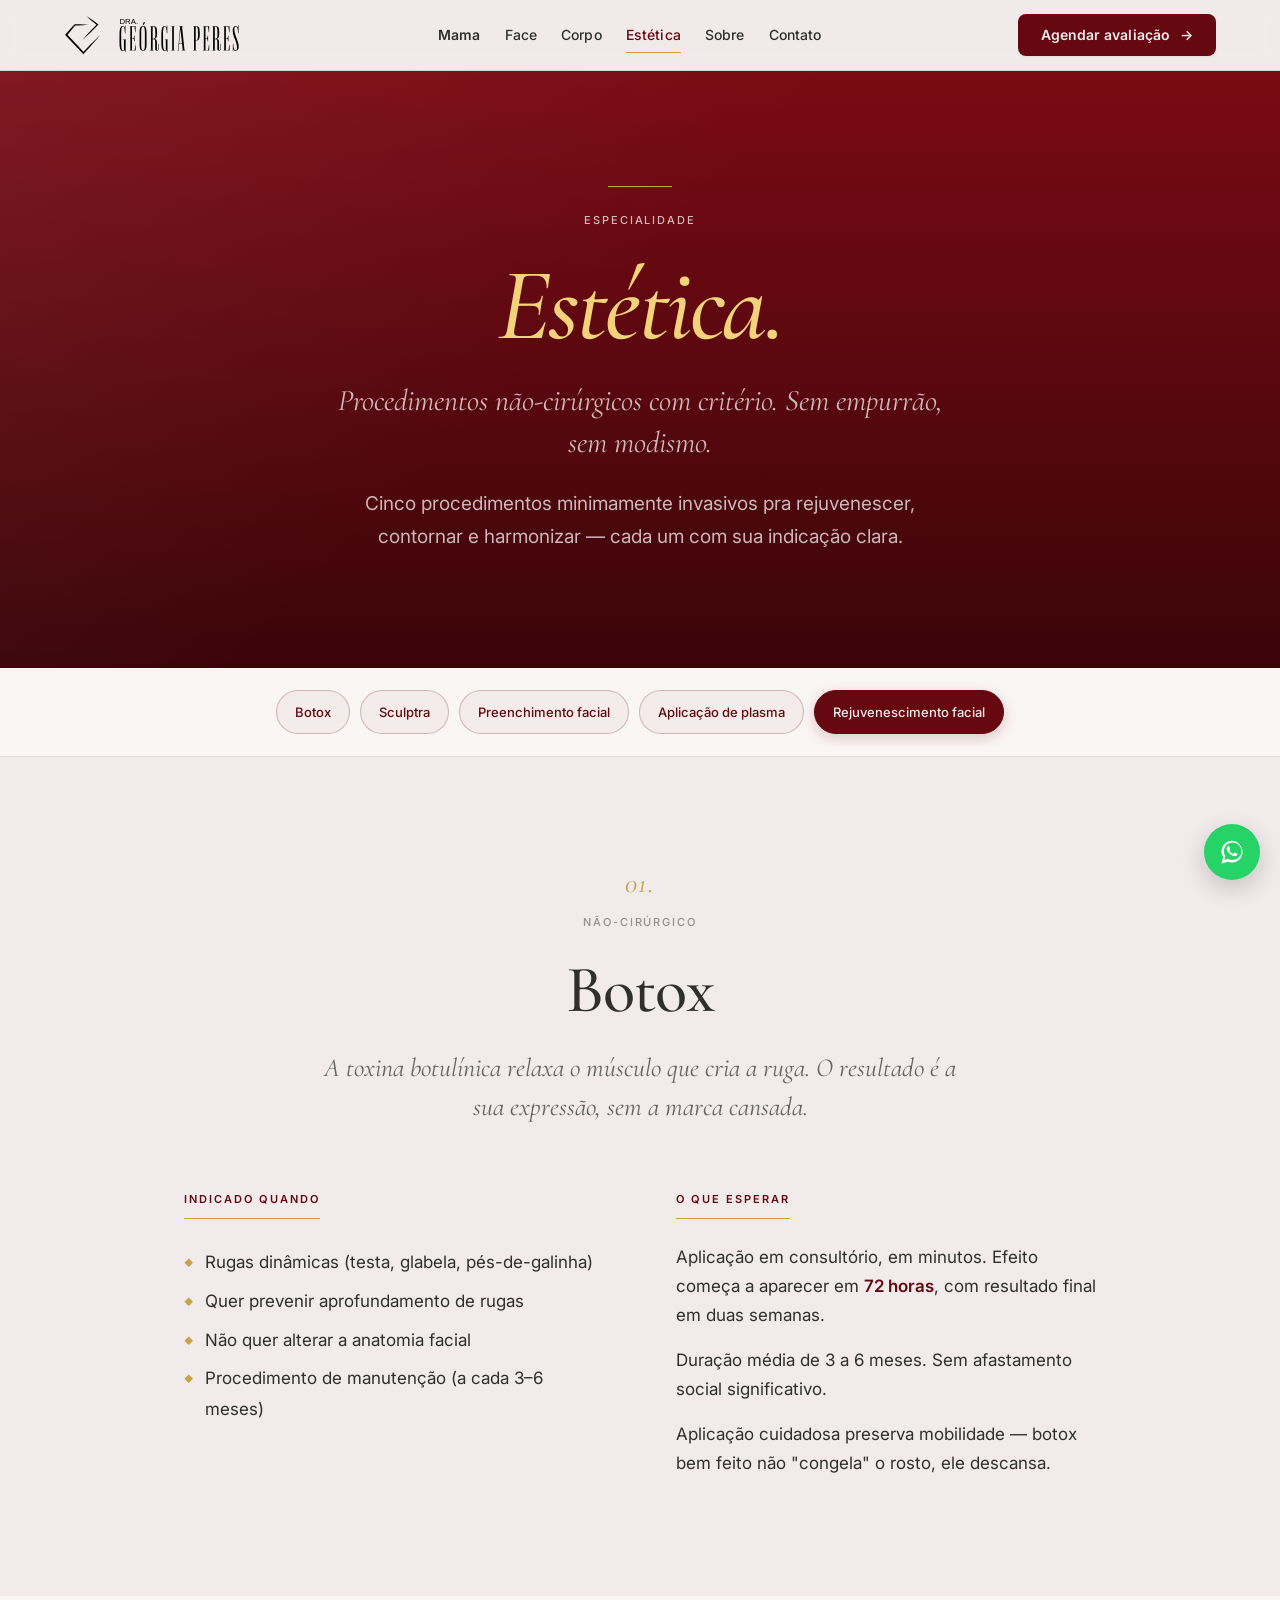
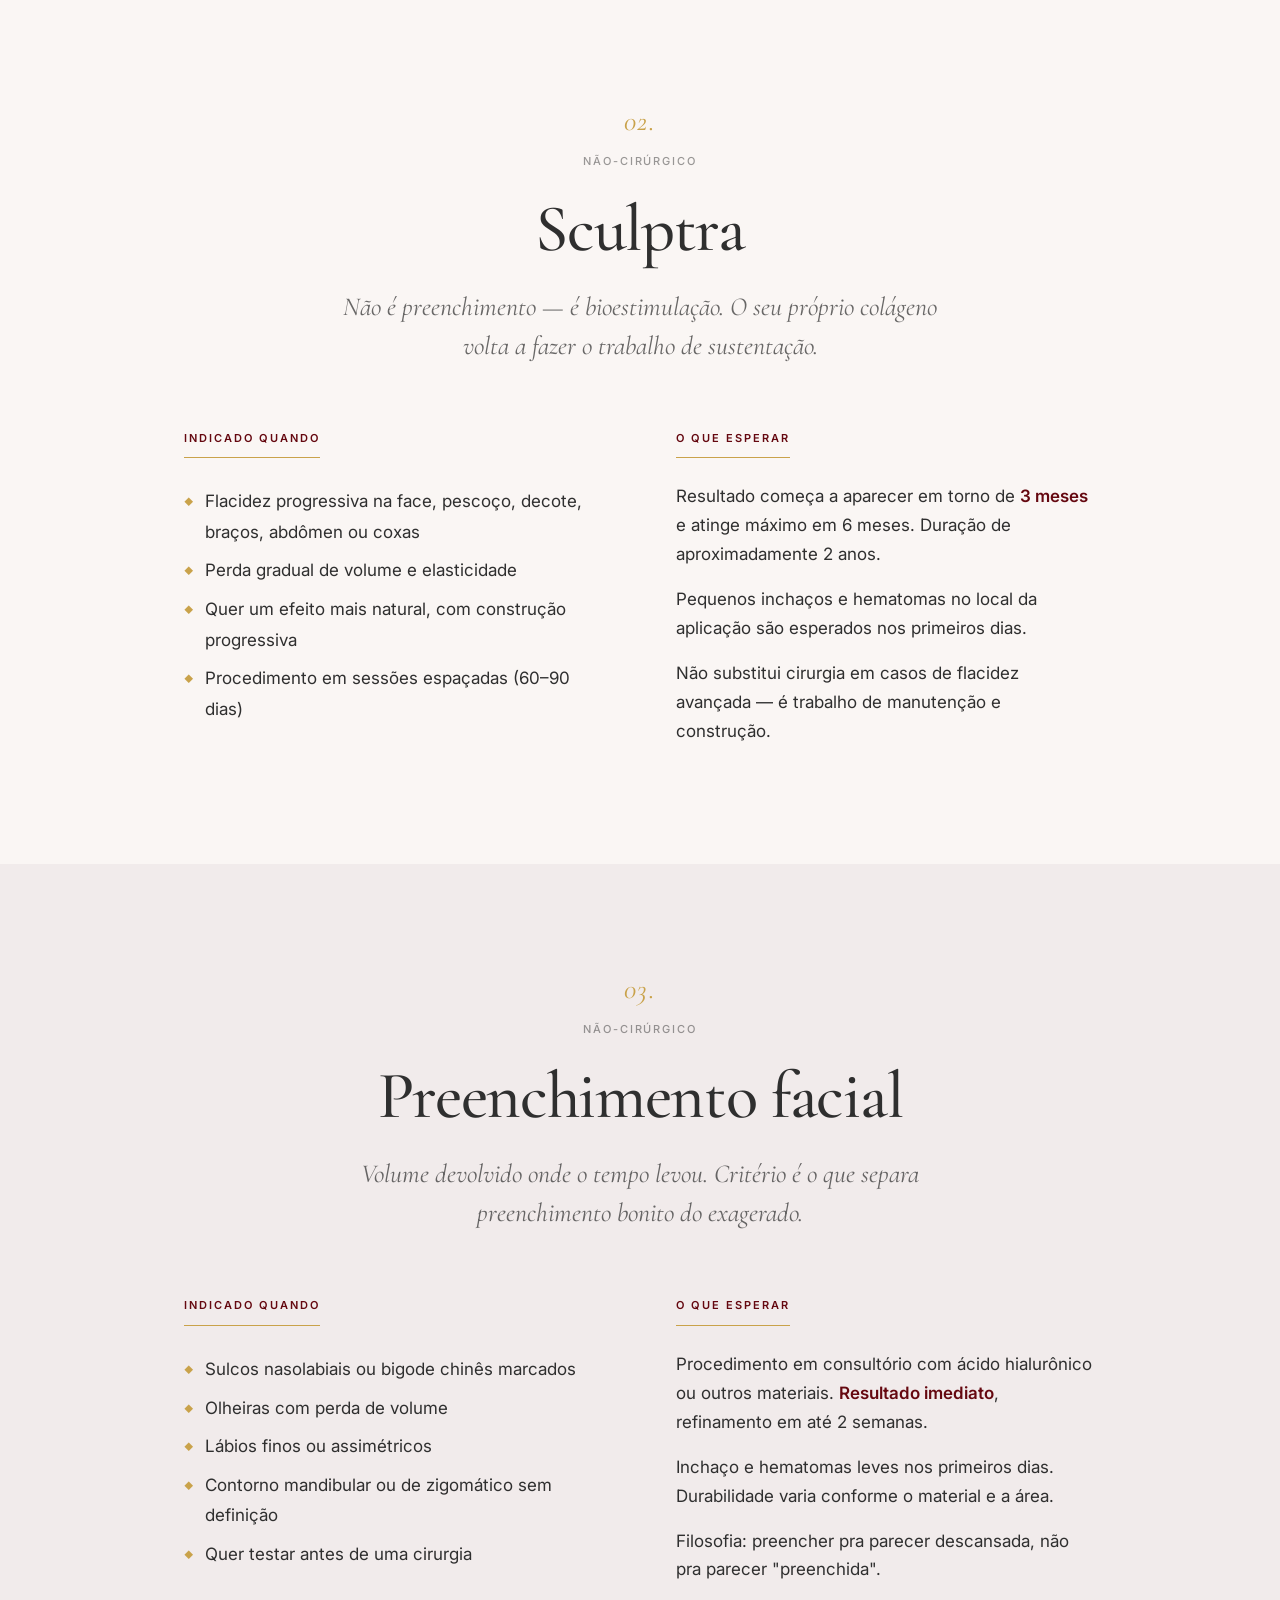
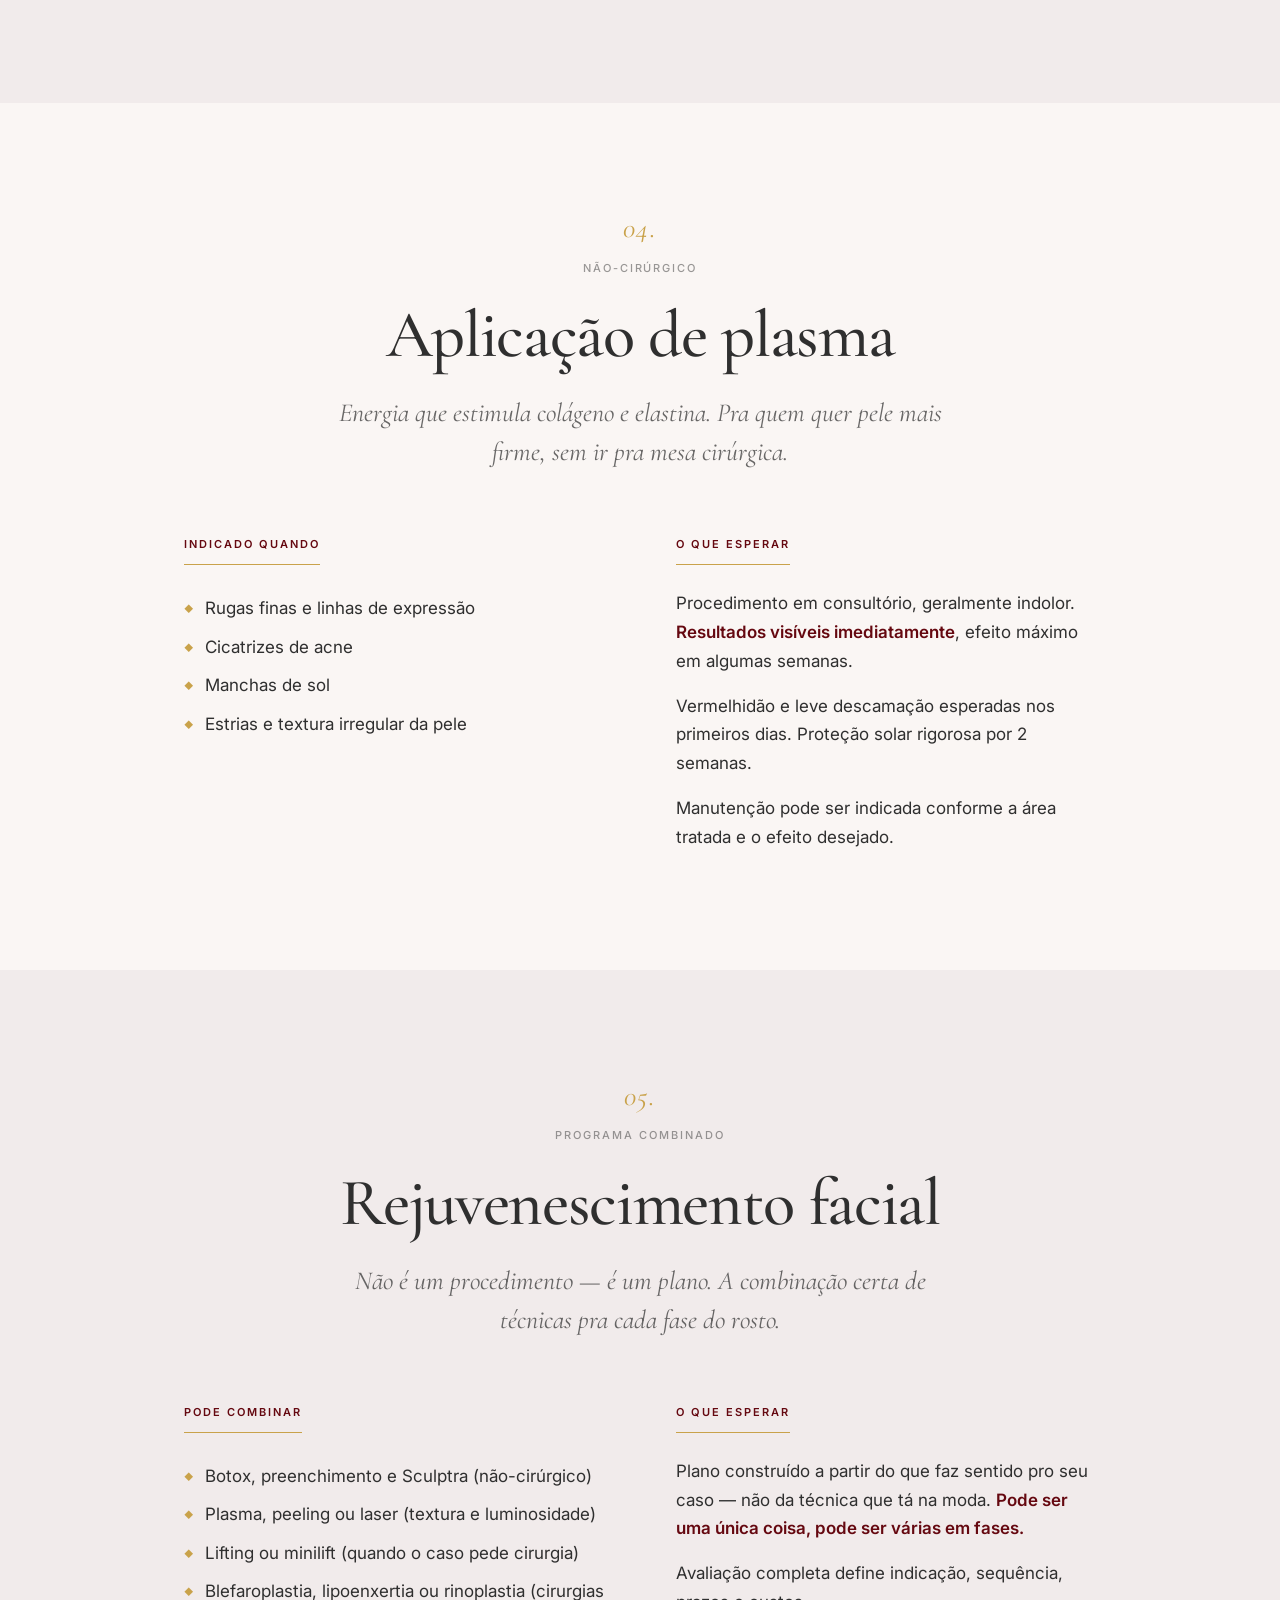
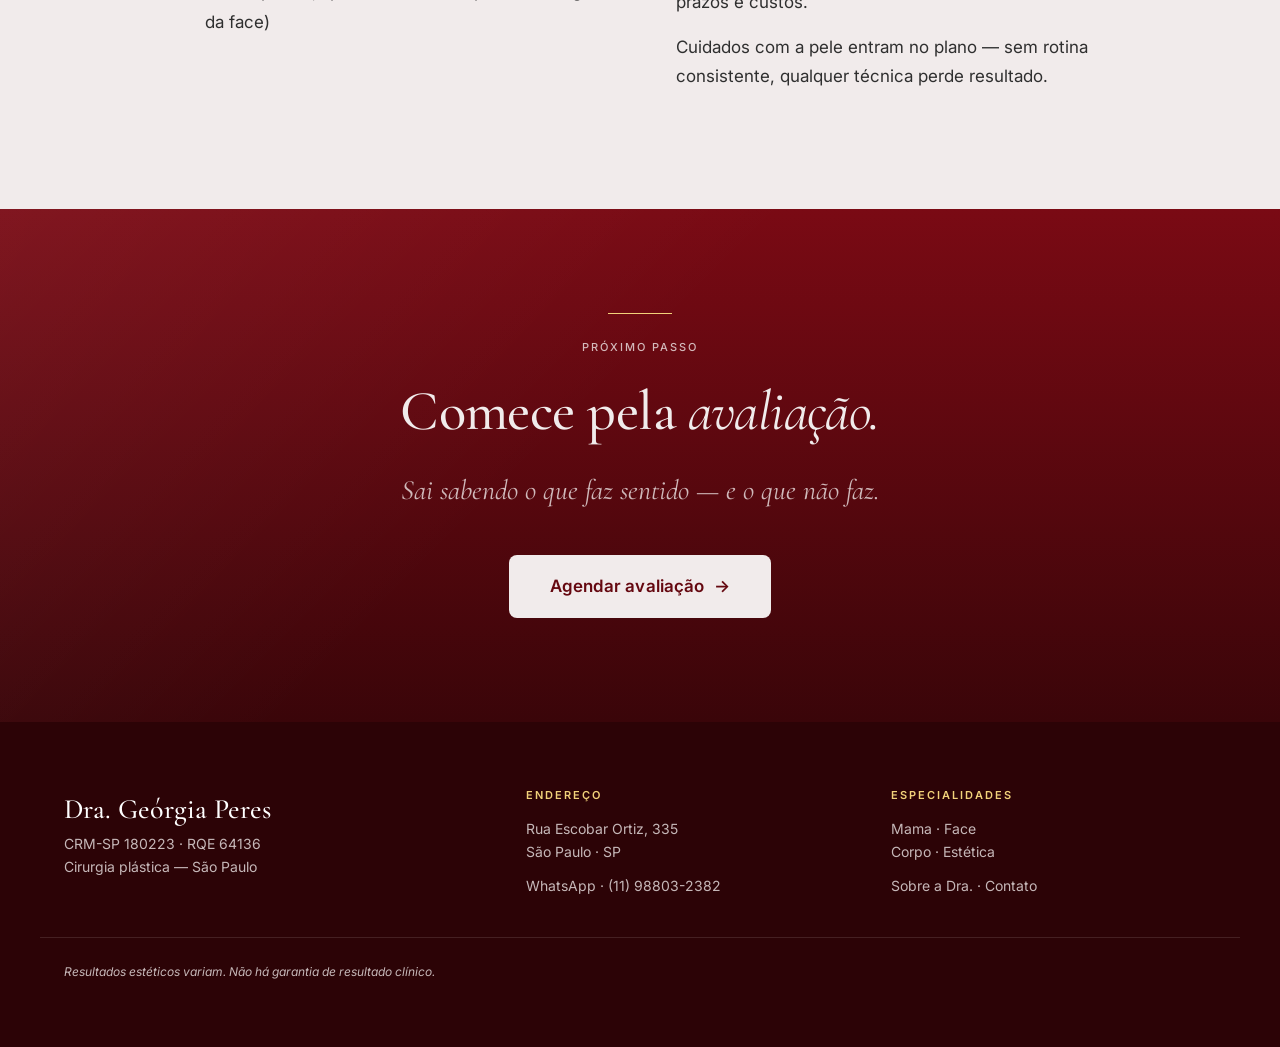
<file: estetica/index.html>
<!doctype html>
<html lang="pt-BR">
<head>
<meta charset="utf-8">
<meta name="viewport" content="width=device-width,initial-scale=1">
<meta name="theme-color" content="#650810">
<meta name="description" content="Procedimentos estéticos não-cirúrgicos com a Dra. Geórgia Peres em São Paulo. Botox, Sculptra, preenchimento facial, plasma, rejuvenescimento facial.">
<meta property="og:title" content="Estética — Dra. Geórgia Peres">
<meta property="og:description" content="Procedimentos não-cirúrgicos para rejuvenescimento, contorno e harmonização.">
<meta property="og:type" content="website">
<title>Estética · Procedimentos não-cirúrgicos · Dra. Geórgia Peres</title>
<link rel="preconnect" href="https://fonts.googleapis.com">
<link rel="preconnect" href="https://fonts.gstatic.com" crossorigin>
<link rel="stylesheet" href="../assets/css/tokens.css">
<link rel="stylesheet" href="../assets/css/base.css">
<link rel="stylesheet" href="../assets/css/components.css">
<style>
  .hub-hero { background: var(--dg-bordo); background-image: linear-gradient(135deg, rgba(255,255,255,0.06) 0%, rgba(255,255,255,0) 45%), linear-gradient(180deg, #7A0A14 0%, #3A0509 100%); color: var(--fg-on-bordo); padding-block: clamp(64px, 9vw, 144px); text-align: center; }
  .hub-hero__inner { max-width: 880px; margin: 0 auto; }
  .hub-hero__h1 { font-family: var(--font-display); font-weight: 500; font-size: clamp(56px, 8vw, 120px); line-height: 1; letter-spacing: -0.02em; color: var(--fg-on-bordo); margin-block: var(--sp-3) var(--sp-3); }
  .hub-hero__h1 em { font-style: italic; color: var(--dg-ouro-claro); font-weight: 500; }
  .hub-hero__lead { font-family: var(--font-display); font-style: italic; font-size: clamp(22px, 2.6vw, 30px); color: var(--fg-on-bordo-2); max-width: 620px; margin: 0 auto var(--sp-3); line-height: 1.4; }
  .hub-hero__sub { font-size: var(--t-body-lg); color: var(--fg-on-bordo-2); max-width: 580px; margin: 0 auto; line-height: 1.7; }

  .proc-nav { background: var(--bg-card); position: sticky; top: var(--header-height); z-index: 20; border-bottom: 1px solid var(--rule-soft); padding-block: 10px; }
  .proc-nav__inner { display: flex; gap: 10px; flex-wrap: nowrap; justify-content: center; overflow-x: auto; scrollbar-width: none; -webkit-overflow-scrolling: touch; padding-block: 12px; }
  .proc-nav__inner::-webkit-scrollbar { display: none; }
  @media (max-width: 720px) { .proc-nav__inner { justify-content: flex-start; padding-inline: 12px; scroll-padding-inline: 50%; } }
  .proc-nav a { flex-shrink: 0; padding: 10px 18px; border: 1px solid var(--rule-soft); border-radius: var(--r-pill); font-family: var(--font-body); font-size: 13px; font-weight: 500; color: var(--fg-2); background: transparent; transition: background var(--dur-fast) var(--ease), color var(--dur-fast) var(--ease), border-color var(--dur-fast) var(--ease); text-decoration: none; white-space: nowrap; }
  .proc-nav a:hover { color: var(--accent); border-color: var(--rule-bordo); background: var(--bg-paper); }
  .proc-nav a.is-visited { color: var(--accent); border-color: var(--rule-bordo); background: rgba(101, 8, 16, 0.04); }
  .proc-nav a.is-active { color: var(--fg-on-bordo); background: var(--accent); border-color: var(--accent); box-shadow: 0 4px 14px rgba(101, 8, 16, 0.20); }

  .proc { padding-block: clamp(64px, 8vw, 112px); scroll-margin-top: calc(var(--header-height) + 80px); }
  .proc--paper { background: var(--bg-paper); }
  .proc--ivory { background: var(--bg-card); }
  .proc__inner { max-width: 960px; margin: 0 auto; }
  .proc__header { text-align: center; margin-bottom: var(--sp-8); }
  .proc__num { font-family: var(--font-display); font-style: italic; font-size: 28px; color: var(--gold); letter-spacing: 0.04em; margin-bottom: 6px; display: block; }
  .proc__type { font-family: var(--font-body); font-size: 11px; font-weight: 500; letter-spacing: 0.18em; text-transform: uppercase; color: var(--fg-3); margin-bottom: var(--sp-3); }
  .proc__title { font-family: var(--font-display); font-weight: 500; font-size: clamp(40px, 5.2vw, 72px); line-height: 1.02; letter-spacing: -0.02em; color: var(--fg-1); margin-bottom: var(--sp-3); }
  .proc__lead { font-family: var(--font-display); font-style: italic; font-size: clamp(20px, 2.2vw, 26px); color: var(--fg-2); max-width: 640px; margin: 0 auto; line-height: 1.5; }
  .proc__body { display: grid; grid-template-columns: 1fr 1fr; gap: clamp(40px, 6vw, 72px); margin-top: var(--sp-5); }
  @media (max-width: 720px) { .proc__body { grid-template-columns: 1fr; gap: var(--sp-5); } }
  .proc__block h3 { font-family: var(--font-body); font-size: 11px; font-weight: 600; letter-spacing: 0.18em; text-transform: uppercase; color: var(--accent); margin-bottom: var(--sp-3); padding-bottom: 10px; border-bottom: 1px solid var(--gold); width: max-content; }
  .proc__block ul { list-style: none; color: var(--fg-1); font-size: var(--t-body); line-height: 1.8; }
  .proc__block ul li { padding-block: 4px; display: flex; align-items: baseline; gap: 12px; }
  .proc__block ul li::before { content: "◆"; color: var(--gold); font-size: 9px; flex-shrink: 0; transform: translateY(-2px); }
  .proc__block p { color: var(--fg-1); font-size: var(--t-body); line-height: 1.7; margin-bottom: var(--sp-2); }
  .proc__block p strong { color: var(--accent); font-weight: 600; }
</style>
</head>
<body>

<a class="skip-link" href="#main">Pular para o conteúdo</a>

<header class="site-header" id="site-header">
  <div class="container site-header__inner">
    <a class="site-header__brand" href="../" aria-label="Dra. Geórgia Peres — início">
      <img class="site-header__brand-symbol" src="../assets/logos/logo-georgia-symbol.svg" alt="" aria-hidden="true">
      <img class="site-header__brand-wordmark" src="../assets/logos/logo-georgia-wordmark.svg" alt="Dra. Geórgia Peres">
    </a>
    <nav class="site-header__nav" aria-label="Navegação principal">
      <a href="../mama/" class="is-featured">Mama</a>
      <a href="../face/">Face</a>
      <a href="../corpo/">Corpo</a>
      <a href="./" class="is-active">Estética</a>
      <a href="../sobre/">Sobre</a>
      <a href="../#contato">Contato</a>
    </nav>
    <div class="site-header__cta">
      <a class="btn btn--primary" href="https://wa.me/5511988032382?text=Oi%20Dra.%20Ge%C3%B3rgia%2C%20gostaria%20de%20agendar%20uma%20avalia%C3%A7%C3%A3o." target="_blank" rel="noopener">Agendar avaliação <span class="btn-arrow" aria-hidden="true">→</span></a>
    </div>
    <button class="site-header__toggle" id="nav-toggle" aria-label="Abrir menu" aria-expanded="false">
      <svg viewBox="0 0 24 24" fill="none" stroke="currentColor" stroke-width="2" stroke-linecap="round" aria-hidden="true"><path d="M3 6h18M3 12h18M3 18h18"/></svg>
    </button>
  </div>
  <div class="site-header__mobile">
    <nav aria-label="Navegação mobile">
      <a href="../mama/" class="is-featured">Mama</a>
      <a href="../face/">Face</a>
      <a href="../corpo/">Corpo</a>
      <a href="./">Estética</a>
      <a href="../sobre/">Sobre</a>
      <a href="../#contato">Contato</a>
    </nav>
    <a class="btn btn--primary" href="https://wa.me/5511988032382?text=Oi%20Dra.%20Ge%C3%B3rgia%2C%20gostaria%20de%20agendar%20uma%20avalia%C3%A7%C3%A3o." target="_blank" rel="noopener">Agendar avaliação <span class="btn-arrow" aria-hidden="true">→</span></a>
  </div>
</header>

<main id="main">

<section class="hub-hero" aria-labelledby="estetica-h1">
  <div class="container hub-hero__inner">
    <hr class="divider-gold" aria-hidden="true">
    <p class="dg-overline" style="color: var(--fg-on-bordo-2);">Especialidade</p>
    <h1 id="estetica-h1" class="hub-hero__h1"><em>Estética.</em></h1>
    <p class="hub-hero__lead">Procedimentos não-cirúrgicos com critério. Sem empurrão, sem modismo.</p>
    <p class="hub-hero__sub">Cinco procedimentos minimamente invasivos pra rejuvenescer, contornar e harmonizar — cada um com sua indicação clara.</p>
  </div>
</section>

<nav class="proc-nav" aria-label="Procedimentos estéticos">
  <div class="container proc-nav__inner">
    <a href="#botox">Botox</a>
    <a href="#sculptra">Sculptra</a>
    <a href="#preenchimento">Preenchimento facial</a>
    <a href="#plasma">Aplicação de plasma</a>
    <a href="#rejuvenescimento">Rejuvenescimento facial</a>
  </div>
</nav>

<section class="proc proc--paper" id="botox" aria-labelledby="bt-h2">
  <div class="container proc__inner">
    <header class="proc__header reveal">
      <span class="proc__num">01.</span>
      <p class="proc__type">Não-cirúrgico</p>
      <h2 id="bt-h2" class="proc__title">Botox</h2>
      <p class="proc__lead">A toxina botulínica relaxa o músculo que cria a ruga. O resultado é a sua expressão, sem a marca cansada.</p>
    </header>
    <div class="proc__body">
      <div class="proc__block reveal">
        <h3>Indicado quando</h3>
        <ul>
          <li>Rugas dinâmicas (testa, glabela, pés-de-galinha)</li>
          <li>Quer prevenir aprofundamento de rugas</li>
          <li>Não quer alterar a anatomia facial</li>
          <li>Procedimento de manutenção (a cada 3–6 meses)</li>
        </ul>
      </div>
      <div class="proc__block reveal">
        <h3>O que esperar</h3>
        <p>Aplicação em consultório, em minutos. Efeito começa a aparecer em <strong>72 horas</strong>, com resultado final em duas semanas.</p>
        <p>Duração média de 3 a 6 meses. Sem afastamento social significativo.</p>
        <p>Aplicação cuidadosa preserva mobilidade — botox bem feito não "congela" o rosto, ele descansa.</p>
      </div>
    </div>
  </div>
</section>

<section class="proc proc--ivory" id="sculptra" aria-labelledby="sc-h2">
  <div class="container proc__inner">
    <header class="proc__header reveal">
      <span class="proc__num">02.</span>
      <p class="proc__type">Não-cirúrgico</p>
      <h2 id="sc-h2" class="proc__title">Sculptra</h2>
      <p class="proc__lead">Não é preenchimento — é bioestimulação. O seu próprio colágeno volta a fazer o trabalho de sustentação.</p>
    </header>
    <div class="proc__body">
      <div class="proc__block reveal">
        <h3>Indicado quando</h3>
        <ul>
          <li>Flacidez progressiva na face, pescoço, decote, braços, abdômen ou coxas</li>
          <li>Perda gradual de volume e elasticidade</li>
          <li>Quer um efeito mais natural, com construção progressiva</li>
          <li>Procedimento em sessões espaçadas (60–90 dias)</li>
        </ul>
      </div>
      <div class="proc__block reveal">
        <h3>O que esperar</h3>
        <p>Resultado começa a aparecer em torno de <strong>3 meses</strong> e atinge máximo em 6 meses. Duração de aproximadamente 2 anos.</p>
        <p>Pequenos inchaços e hematomas no local da aplicação são esperados nos primeiros dias.</p>
        <p>Não substitui cirurgia em casos de flacidez avançada — é trabalho de manutenção e construção.</p>
      </div>
    </div>
  </div>
</section>

<section class="proc proc--paper" id="preenchimento" aria-labelledby="pf-h2">
  <div class="container proc__inner">
    <header class="proc__header reveal">
      <span class="proc__num">03.</span>
      <p class="proc__type">Não-cirúrgico</p>
      <h2 id="pf-h2" class="proc__title">Preenchimento facial</h2>
      <p class="proc__lead">Volume devolvido onde o tempo levou. Critério é o que separa preenchimento bonito do exagerado.</p>
    </header>
    <div class="proc__body">
      <div class="proc__block reveal">
        <h3>Indicado quando</h3>
        <ul>
          <li>Sulcos nasolabiais ou bigode chinês marcados</li>
          <li>Olheiras com perda de volume</li>
          <li>Lábios finos ou assimétricos</li>
          <li>Contorno mandibular ou de zigomático sem definição</li>
          <li>Quer testar antes de uma cirurgia</li>
        </ul>
      </div>
      <div class="proc__block reveal">
        <h3>O que esperar</h3>
        <p>Procedimento em consultório com ácido hialurônico ou outros materiais. <strong>Resultado imediato</strong>, refinamento em até 2 semanas.</p>
        <p>Inchaço e hematomas leves nos primeiros dias. Durabilidade varia conforme o material e a área.</p>
        <p>Filosofia: preencher pra parecer descansada, não pra parecer "preenchida".</p>
      </div>
    </div>
  </div>
</section>

<section class="proc proc--ivory" id="plasma" aria-labelledby="pl-h2">
  <div class="container proc__inner">
    <header class="proc__header reveal">
      <span class="proc__num">04.</span>
      <p class="proc__type">Não-cirúrgico</p>
      <h2 id="pl-h2" class="proc__title">Aplicação de plasma</h2>
      <p class="proc__lead">Energia que estimula colágeno e elastina. Pra quem quer pele mais firme, sem ir pra mesa cirúrgica.</p>
    </header>
    <div class="proc__body">
      <div class="proc__block reveal">
        <h3>Indicado quando</h3>
        <ul>
          <li>Rugas finas e linhas de expressão</li>
          <li>Cicatrizes de acne</li>
          <li>Manchas de sol</li>
          <li>Estrias e textura irregular da pele</li>
        </ul>
      </div>
      <div class="proc__block reveal">
        <h3>O que esperar</h3>
        <p>Procedimento em consultório, geralmente indolor. <strong>Resultados visíveis imediatamente</strong>, efeito máximo em algumas semanas.</p>
        <p>Vermelhidão e leve descamação esperadas nos primeiros dias. Proteção solar rigorosa por 2 semanas.</p>
        <p>Manutenção pode ser indicada conforme a área tratada e o efeito desejado.</p>
      </div>
    </div>
  </div>
</section>

<section class="proc proc--paper" id="rejuvenescimento" aria-labelledby="rj-h2">
  <div class="container proc__inner">
    <header class="proc__header reveal">
      <span class="proc__num">05.</span>
      <p class="proc__type">Programa combinado</p>
      <h2 id="rj-h2" class="proc__title">Rejuvenescimento facial</h2>
      <p class="proc__lead">Não é um procedimento — é um plano. A combinação certa de técnicas pra cada fase do rosto.</p>
    </header>
    <div class="proc__body">
      <div class="proc__block reveal">
        <h3>Pode combinar</h3>
        <ul>
          <li>Botox, preenchimento e Sculptra (não-cirúrgico)</li>
          <li>Plasma, peeling ou laser (textura e luminosidade)</li>
          <li>Lifting ou minilift (quando o caso pede cirurgia)</li>
          <li>Blefaroplastia, lipoenxertia ou rinoplastia (cirurgias da face)</li>
        </ul>
      </div>
      <div class="proc__block reveal">
        <h3>O que esperar</h3>
        <p>Plano construído a partir do que faz sentido pro seu caso — não da técnica que tá na moda. <strong>Pode ser uma única coisa, pode ser várias em fases.</strong></p>
        <p>Avaliação completa define indicação, sequência, prazos e custos.</p>
        <p>Cuidados com a pele entram no plano — sem rotina consistente, qualquer técnica perde resultado.</p>
      </div>
    </div>
  </div>
</section>

<section class="section section--bordo on-bordo" style="text-align:center;" aria-labelledby="cta-h2">
  <div class="container" style="max-width: 720px;">
    <hr class="divider-gold" aria-hidden="true">
    <p class="dg-overline">Próximo passo</p>
    <h2 id="cta-h2" class="dg-h2" style="margin-block: var(--sp-3);">Comece pela <em class="dg-italic">avaliação.</em></h2>
    <p style="font-family: var(--font-display); font-style: italic; font-size: clamp(22px, 2.4vw, 28px); color: var(--fg-on-bordo-2); margin-bottom: var(--sp-5);">Sai sabendo o que faz sentido — e o que não faz.</p>
    <a class="btn btn--primary-on-bordo btn--xl" href="https://wa.me/5511988032382?text=Oi%20Dra.%20Ge%C3%B3rgia%2C%20gostaria%20de%20agendar%20uma%20avalia%C3%A7%C3%A3o%20de%20est%C3%A9tica." target="_blank" rel="noopener">Agendar avaliação <span class="btn-arrow" aria-hidden="true">→</span></a>
  </div>
</section>

</main>

<footer class="site-footer">
  <div class="container site-footer__grid">
    <div>
      <span class="name">Dra. Geórgia Peres</span>
      <p class="crm">CRM-SP 180223 · RQE 64136</p>
      <p>Cirurgia plástica — São Paulo</p>
    </div>
    <div>
      <h4>Endereço</h4>
      <p>Rua Escobar Ortiz, 335<br>São Paulo · SP</p>
      <p style="margin-top:12px;"><a href="https://wa.me/5511988032382" target="_blank" rel="noopener">WhatsApp · (11) 98803-2382</a></p>
    </div>
    <div>
      <h4>Especialidades</h4>
      <p><a href="../mama/">Mama</a> · <a href="../face/">Face</a><br><a href="../corpo/">Corpo</a> · <a href="./">Estética</a></p>
      <p style="margin-top:12px;"><a href="../sobre/">Sobre a Dra.</a> · <a href="../#contato">Contato</a></p>
    </div>
  </div>
  <div class="container site-footer__legal"><em>Resultados estéticos variam. Não há garantia de resultado clínico.</em></div>
</footer>

<a class="whatsapp-float" href="https://wa.me/5511988032382?text=Oi%20Dra.%20Ge%C3%B3rgia%2C%20vim%20do%20site." target="_blank" rel="noopener" aria-label="Conversar no WhatsApp">
  <svg viewBox="0 0 32 32" fill="currentColor" aria-hidden="true"><path d="M16.04 3C9.4 3 4 8.4 4 15.04c0 2.36.69 4.66 1.99 6.65L4 29l7.49-1.96a12.04 12.04 0 0 0 4.55.9h.01c6.64 0 12.04-5.4 12.04-12.04S22.69 3 16.04 3zm0 22.06c-1.41 0-2.79-.37-4-1.07l-.29-.17-4.45 1.16 1.19-4.33-.19-.31a9.94 9.94 0 0 1-1.55-5.32c0-5.49 4.47-9.96 9.97-9.96 2.66 0 5.16 1.04 7.04 2.92a9.9 9.9 0 0 1 2.92 7.04c0 5.5-4.47 9.97-9.97 9.97zm5.46-7.45c-.3-.15-1.78-.88-2.06-.98-.28-.1-.48-.15-.68.15-.2.3-.78.98-.95 1.18-.18.2-.35.22-.65.07-.3-.15-1.27-.47-2.42-1.49-.9-.8-1.5-1.78-1.68-2.08-.18-.3-.02-.46.13-.61.13-.13.3-.35.45-.52.15-.18.2-.3.3-.5.1-.2.05-.38-.03-.53-.07-.15-.68-1.63-.93-2.23-.24-.58-.49-.5-.68-.51l-.58-.01c-.2 0-.53.07-.8.38-.28.3-1.05 1.02-1.05 2.49s1.07 2.89 1.22 3.09c.15.2 2.11 3.22 5.13 4.51.72.31 1.28.5 1.71.64.72.23 1.37.2 1.89.12.58-.09 1.78-.73 2.03-1.43.25-.7.25-1.3.18-1.43-.07-.13-.27-.2-.57-.35z"/></svg>
</a>

<script>
  const header = document.getElementById('site-header'); const toggle = document.getElementById('nav-toggle');
  if (toggle && header) toggle.addEventListener('click', () => { const open = header.classList.toggle('is-open'); toggle.setAttribute('aria-expanded', String(open)); });
  const reduced = window.matchMedia('(prefers-reduced-motion: reduce)').matches;
  if (reduced) document.querySelectorAll('.reveal').forEach(el => el.classList.add('is-visible'));
  else if ('IntersectionObserver' in window) {
    const io = new IntersectionObserver(entries => entries.forEach(e => { if (e.isIntersecting) { e.target.classList.add('is-visible'); io.unobserve(e.target); } }), { threshold: 0.12, rootMargin: '0px 0px -8% 0px' });
    document.querySelectorAll('.reveal').forEach(el => io.observe(el));
  }
  (function () {
    const sections = Array.from(document.querySelectorAll('.proc'));
    if (!sections.length) return;
    const idToLink = new Map();
    document.querySelectorAll('.proc-nav a').forEach(a => idToLink.set(a.getAttribute('href').replace('#', ''), a));
    function setActive(id) {
      idToLink.forEach(a => { a.classList.remove('is-active'); a.classList.remove('is-visited'); });
      let foundActive = false;
      sections.forEach(sec => {
        const link = idToLink.get(sec.id); if (!link) return;
        if (sec.id === id) {
          link.classList.add('is-active'); foundActive = true;
          const parent = link.parentElement; const target = link.offsetLeft - (parent.clientWidth - link.clientWidth) / 2;
          parent.scrollTo({ left: target, behavior: 'smooth' });
        } else if (!foundActive) link.classList.add('is-visited');
      });
    }
    const spy = new IntersectionObserver((entries) => {
      const visible = entries.filter(e => e.isIntersecting).sort((a, b) => a.target.offsetTop - b.target.offsetTop);
      if (visible.length) setActive(visible[0].target.id);
    }, { rootMargin: '-30% 0px -55% 0px', threshold: 0 });
    sections.forEach(s => spy.observe(s));
    setActive(sections[0].id);
  })();
</script>

</body>
</html>
</file>
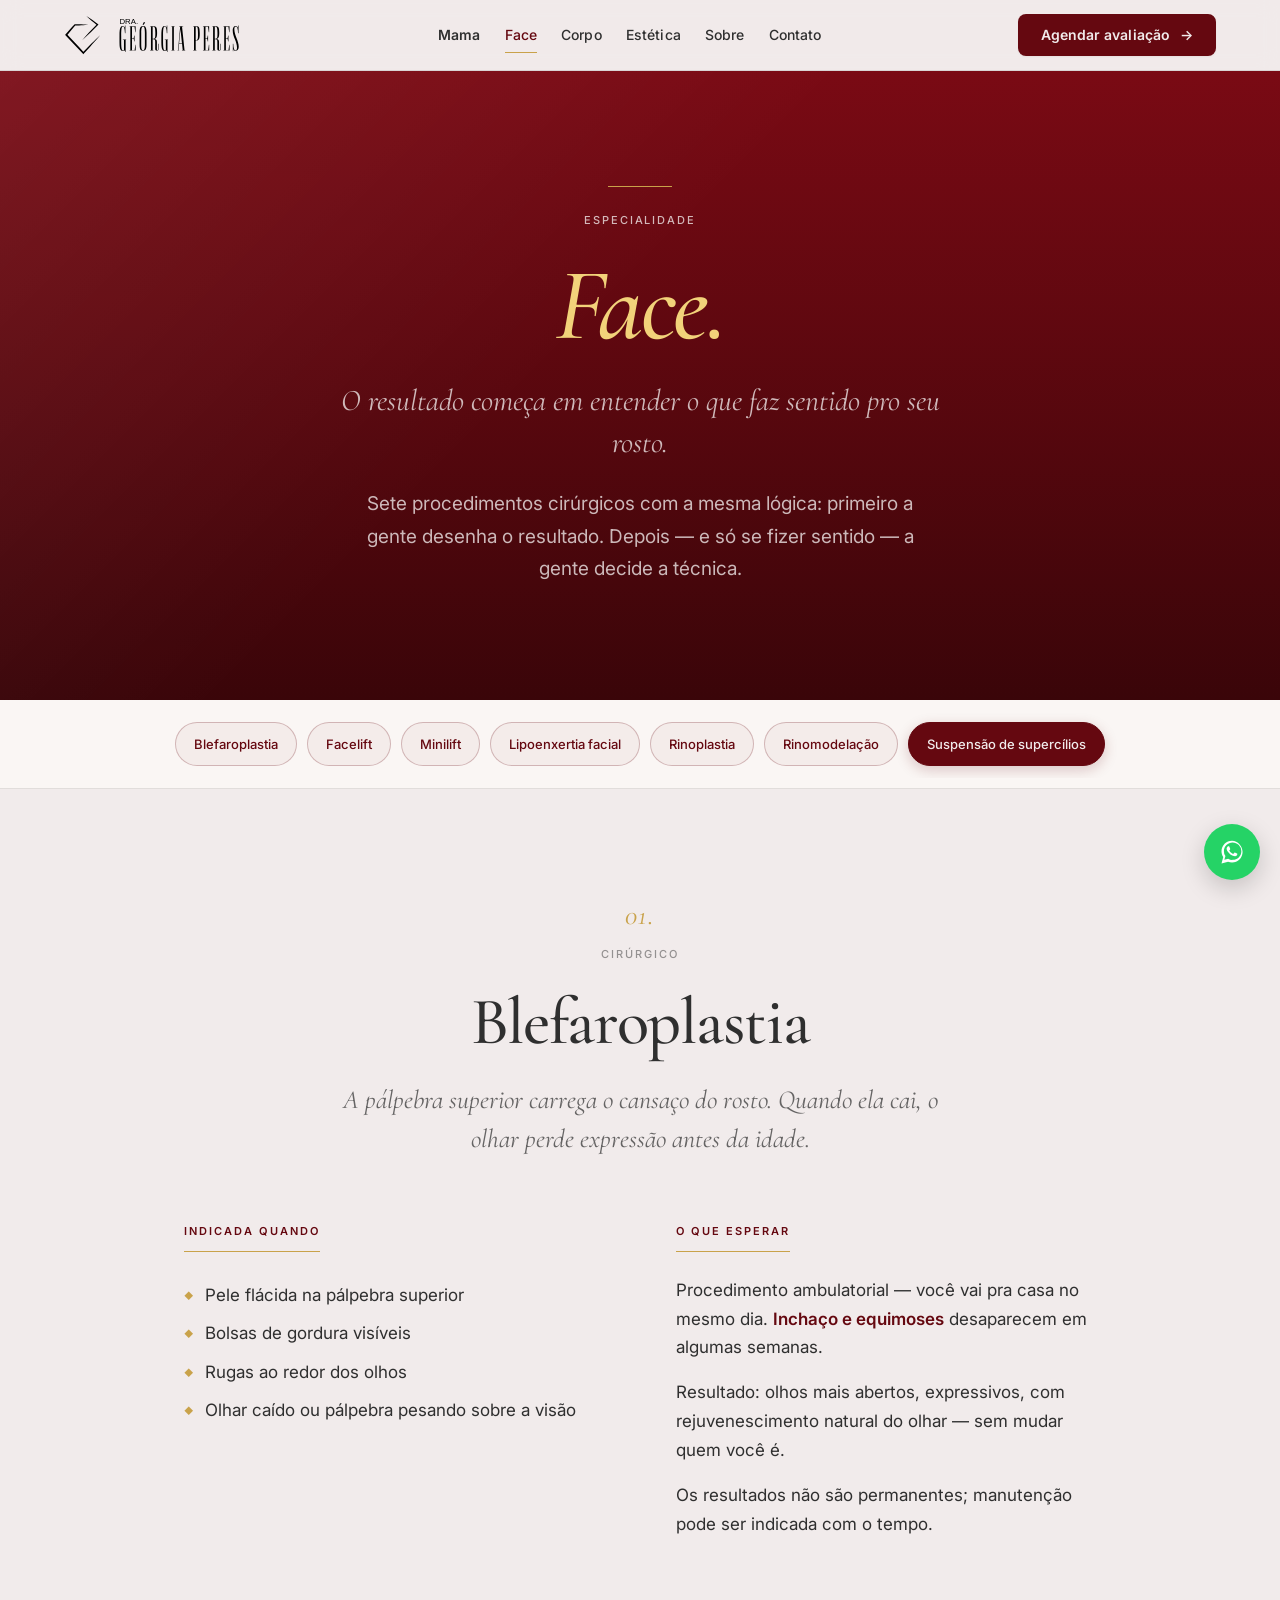
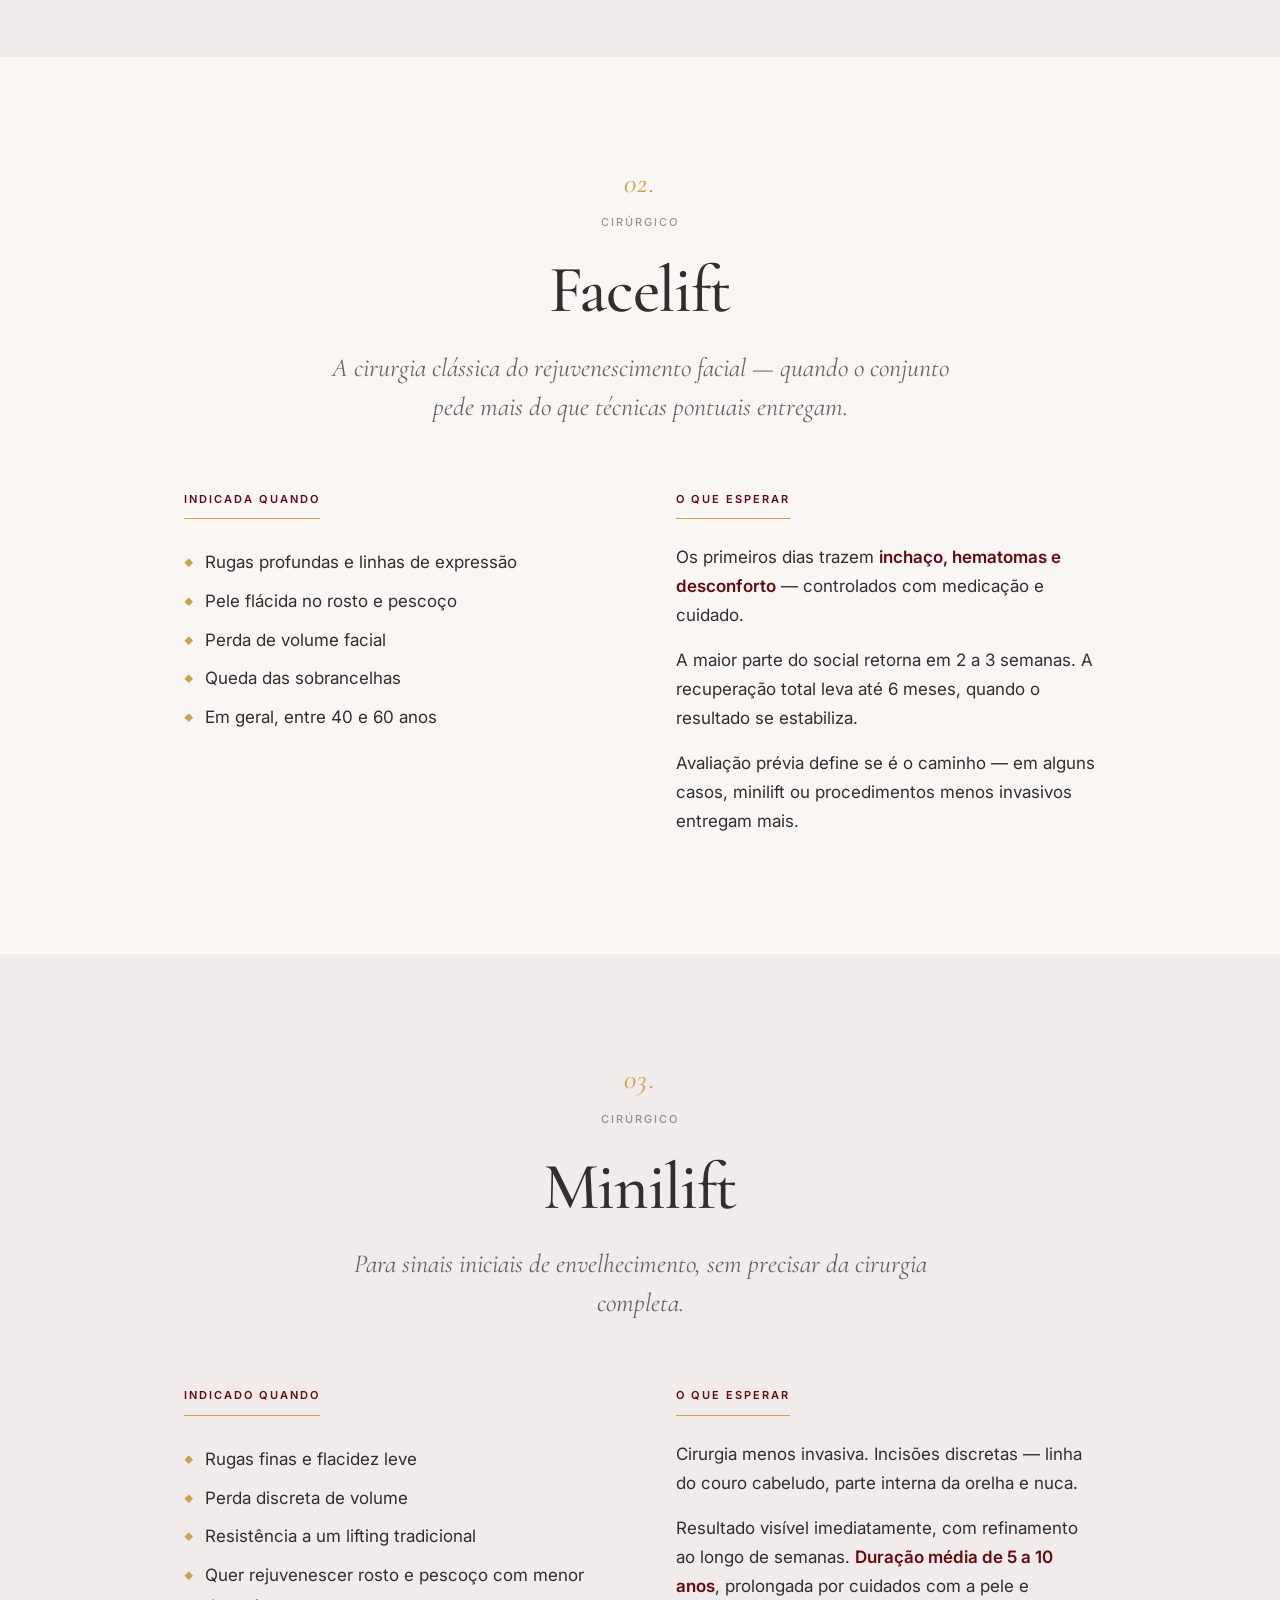
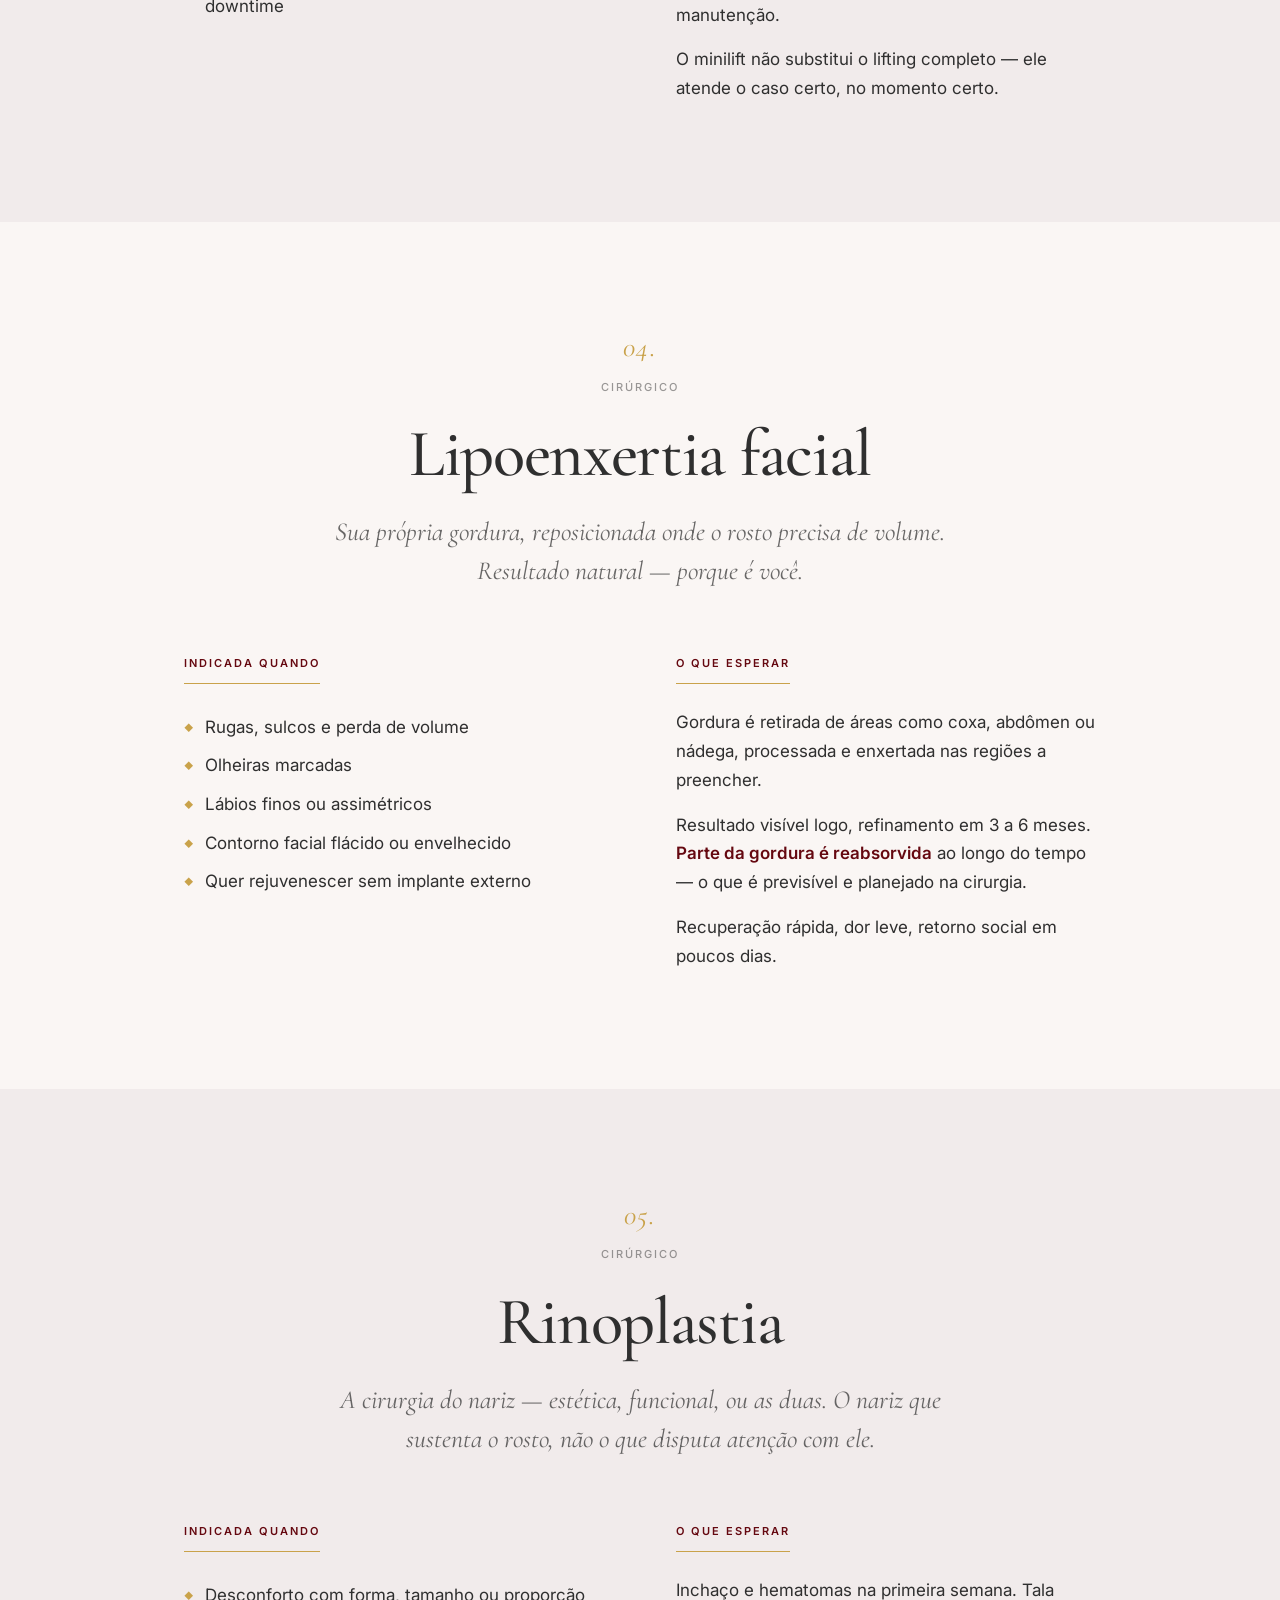
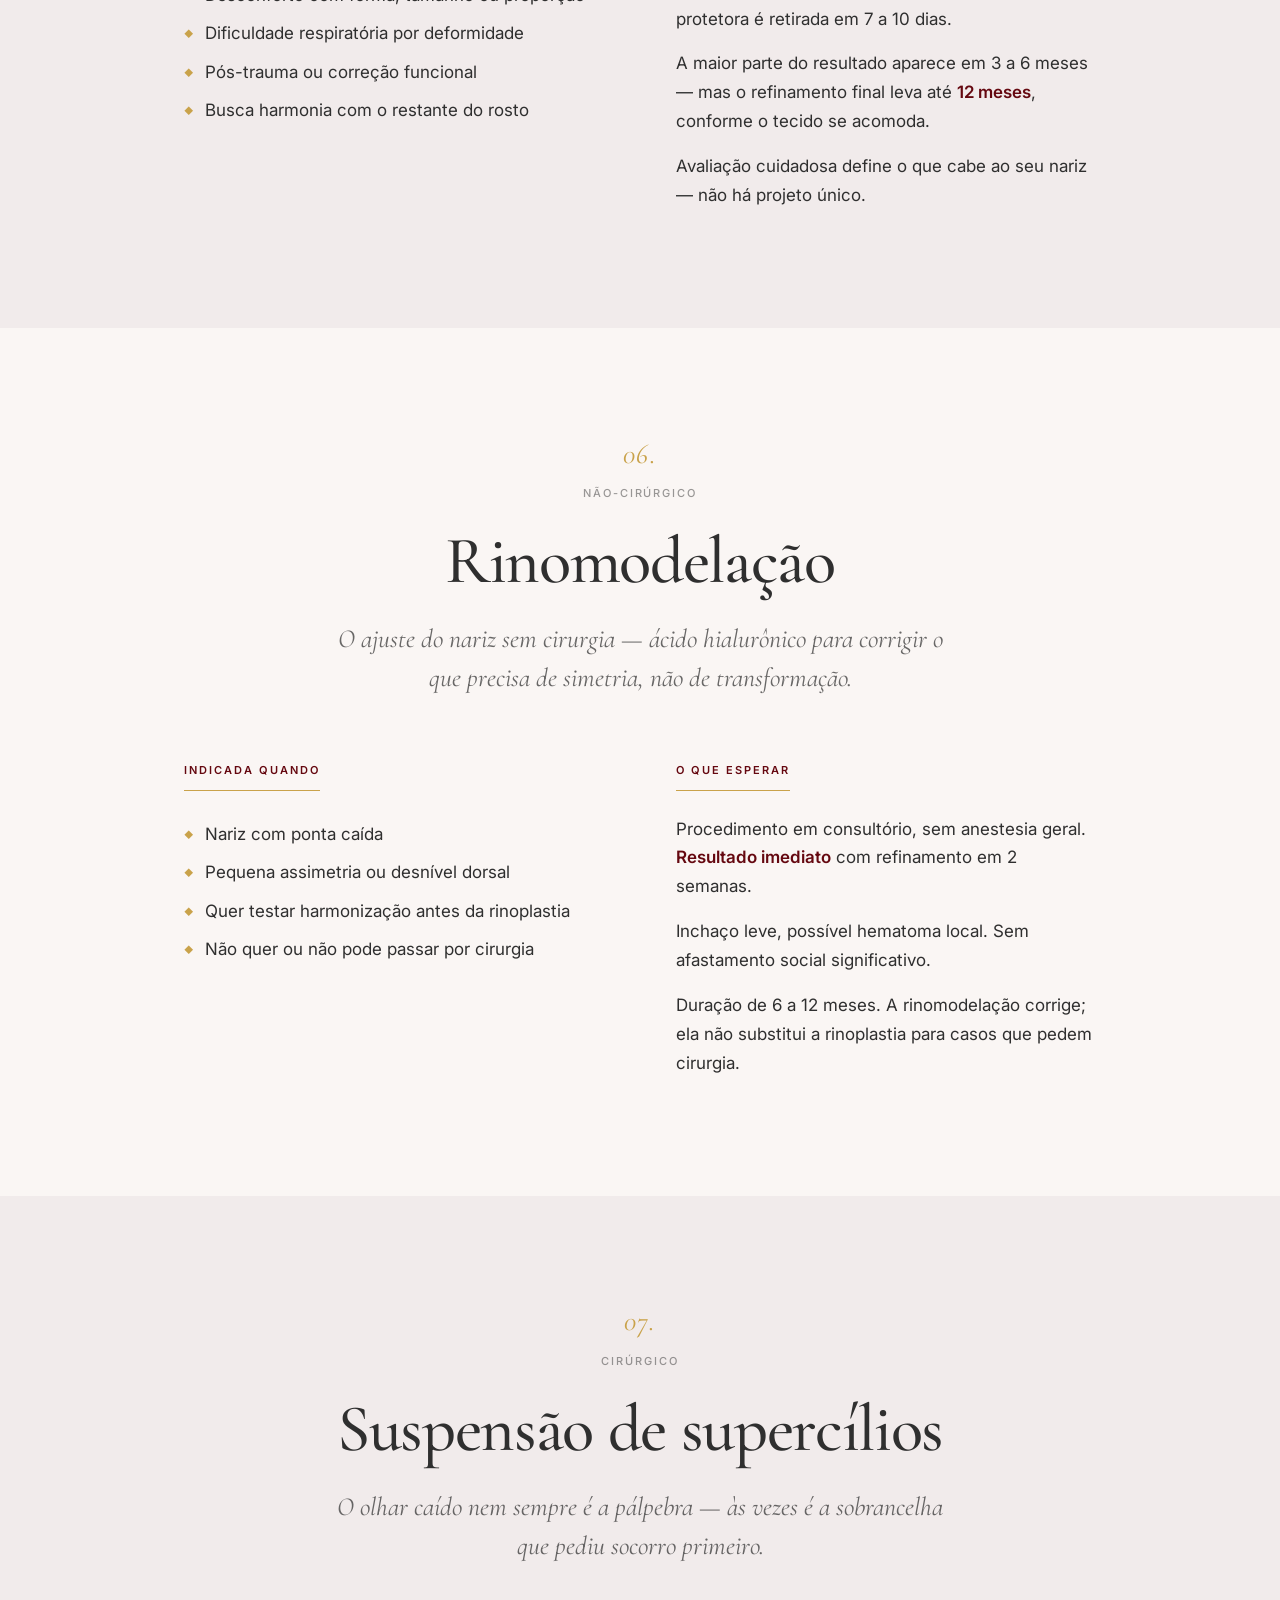
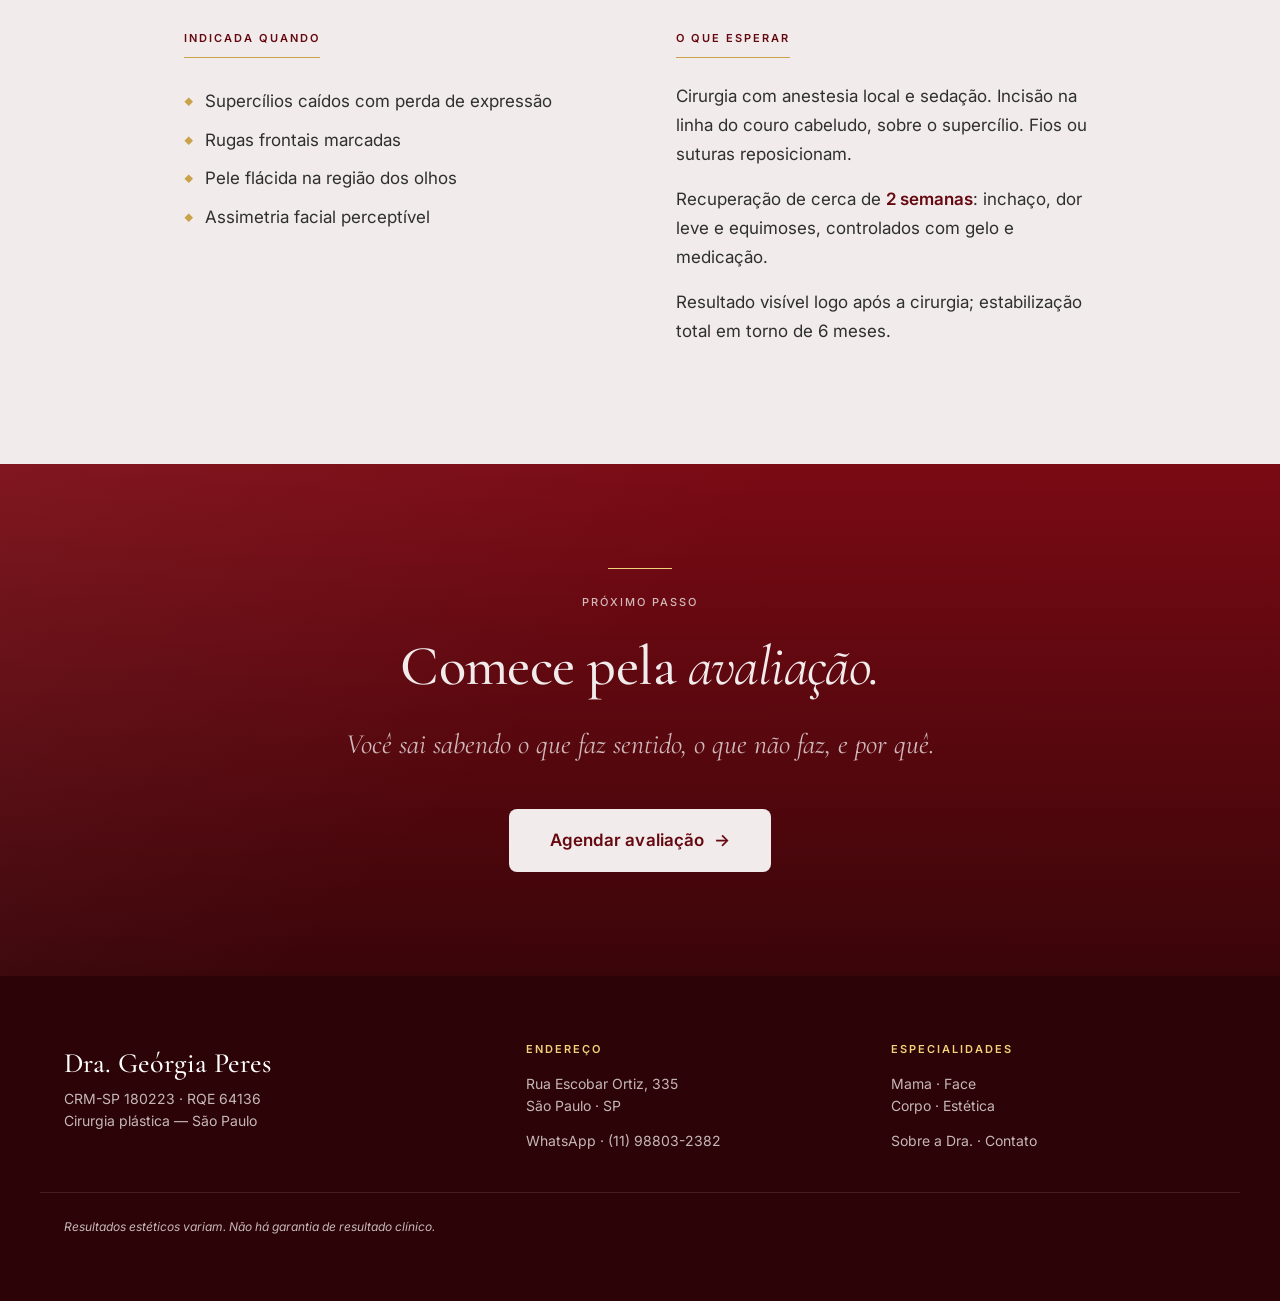
<file: face/index.html>
<!doctype html>
<html lang="pt-BR">
<head>
<meta charset="utf-8">
<meta name="viewport" content="width=device-width,initial-scale=1">
<meta name="theme-color" content="#650810">
<meta name="description" content="Procedimentos cirúrgicos de face com a Dra. Geórgia Peres em São Paulo. Blefaroplastia, facelift, minilift, lipoenxertia, rinoplastia, rinomodelação, supercílios.">
<meta property="og:title" content="Face — Dra. Geórgia Peres">
<meta property="og:description" content="Cirurgia plástica facial em São Paulo. Decisão informada, resultado natural.">
<meta property="og:type" content="website">
<title>Face · Cirurgia plástica · Dra. Geórgia Peres</title>
<link rel="preconnect" href="https://fonts.googleapis.com">
<link rel="preconnect" href="https://fonts.gstatic.com" crossorigin>
<link rel="stylesheet" href="../assets/css/tokens.css">
<link rel="stylesheet" href="../assets/css/base.css">
<link rel="stylesheet" href="../assets/css/components.css">
<style>
  /* Hub hero */
  .hub-hero {
    background: var(--dg-bordo);
    background-image:
      linear-gradient(135deg, rgba(255,255,255,0.06) 0%, rgba(255,255,255,0) 45%),
      linear-gradient(180deg, #7A0A14 0%, #3A0509 100%);
    color: var(--fg-on-bordo);
    padding-block: clamp(64px, 9vw, 144px);
    text-align: center;
  }
  .hub-hero__inner { max-width: 880px; margin: 0 auto; }
  .hub-hero__h1 {
    font-family: var(--font-display);
    font-weight: 500;
    font-size: clamp(56px, 8vw, 120px);
    line-height: 1;
    letter-spacing: -0.02em;
    color: var(--fg-on-bordo);
    margin-block: var(--sp-3) var(--sp-3);
  }
  .hub-hero__h1 em { font-style: italic; color: var(--dg-ouro-claro); font-weight: 500; }
  .hub-hero__lead {
    font-family: var(--font-display);
    font-style: italic;
    font-size: clamp(22px, 2.6vw, 30px);
    color: var(--fg-on-bordo-2);
    max-width: 620px;
    margin: 0 auto var(--sp-3);
    line-height: 1.4;
  }
  .hub-hero__sub {
    font-size: var(--t-body-lg);
    color: var(--fg-on-bordo-2);
    max-width: 580px;
    margin: 0 auto;
    line-height: 1.7;
  }

  /* Anchor nav (chips) — sticky abaixo do header */
  .proc-nav {
    background: var(--bg-card);
    position: sticky;
    top: var(--header-height);
    z-index: 20;
    border-bottom: 1px solid var(--rule-soft);
    padding-block: 10px;
  }
  .proc-nav__inner {
    display: flex;
    gap: 10px;
    flex-wrap: nowrap;
    justify-content: center;
    overflow-x: auto;
    scrollbar-width: none;
    -webkit-overflow-scrolling: touch;
    /* padding interno para a sombra do chip ativo não ser cortada pelo overflow */
    padding-block: 12px;
  }
  .proc-nav__inner::-webkit-scrollbar { display: none; }
  @media (max-width: 720px) {
    /* No mobile, layout vira carrossel scrollável centrado no ativo */
    .proc-nav__inner {
      justify-content: flex-start;
      padding-inline: 12px;
      scroll-padding-inline: 50%;
    }
  }
  .proc-nav a {
    flex-shrink: 0;
    padding: 10px 18px;
    border: 1px solid var(--rule-soft);
    border-radius: var(--r-pill);
    font-family: var(--font-body);
    font-size: 13px;
    font-weight: 500;
    color: var(--fg-2);
    background: transparent;
    transition: background var(--dur-fast) var(--ease),
                color var(--dur-fast) var(--ease),
                border-color var(--dur-fast) var(--ease);
    text-decoration: none;
    white-space: nowrap;
  }
  .proc-nav a:hover {
    color: var(--accent);
    border-color: var(--rule-bordo);
    background: var(--bg-paper);
  }
  /* Chip "completado" (já passou enquanto rola) — sutil indício de progresso */
  .proc-nav a.is-visited {
    color: var(--accent);
    border-color: var(--rule-bordo);
    background: rgba(101, 8, 16, 0.04);
  }
  /* Chip ativo — destaque cheio bordô */
  .proc-nav a.is-active {
    color: var(--fg-on-bordo);
    background: var(--accent);
    border-color: var(--accent);
    box-shadow: 0 4px 14px rgba(101, 8, 16, 0.20);
  }

  /* Procedure section */
  .proc {
    padding-block: clamp(64px, 8vw, 112px);
    scroll-margin-top: calc(var(--header-height) + 80px);
  }
  .proc--paper { background: var(--bg-paper); }
  .proc--ivory { background: var(--bg-card); }
  .proc__inner { max-width: 960px; margin: 0 auto; }
  .proc__header {
    text-align: center;
    margin-bottom: var(--sp-8);
  }
  .proc__num {
    font-family: var(--font-display);
    font-style: italic;
    font-size: 28px;
    color: var(--gold);
    letter-spacing: 0.04em;
    margin-bottom: 6px;
    display: block;
  }
  .proc__type {
    font-family: var(--font-body);
    font-size: 11px;
    font-weight: 500;
    letter-spacing: 0.18em;
    text-transform: uppercase;
    color: var(--fg-3);
    margin-bottom: var(--sp-3);
  }
  .proc__title {
    font-family: var(--font-display);
    font-weight: 500;
    font-size: clamp(40px, 5.2vw, 72px);
    line-height: 1.02;
    letter-spacing: -0.02em;
    color: var(--fg-1);
    margin-bottom: var(--sp-3);
  }
  .proc__lead {
    font-family: var(--font-display);
    font-style: italic;
    font-size: clamp(20px, 2.2vw, 26px);
    color: var(--fg-2);
    max-width: 640px;
    margin: 0 auto;
    line-height: 1.5;
  }
  .proc__body {
    display: grid;
    grid-template-columns: 1fr 1fr;
    gap: clamp(40px, 6vw, 72px);
    margin-top: var(--sp-5);
  }
  @media (max-width: 720px) {
    .proc__body { grid-template-columns: 1fr; gap: var(--sp-5); }
  }
  .proc__block h3 {
    font-family: var(--font-body);
    font-size: 11px;
    font-weight: 600;
    letter-spacing: 0.18em;
    text-transform: uppercase;
    color: var(--accent);
    margin-bottom: var(--sp-3);
    padding-bottom: 10px;
    border-bottom: 1px solid var(--gold);
    width: max-content;
  }
  .proc__block ul {
    list-style: none;
    color: var(--fg-1);
    font-size: var(--t-body);
    line-height: 1.8;
  }
  .proc__block ul li {
    padding-block: 4px;
    display: flex;
    align-items: baseline;
    gap: 12px;
  }
  .proc__block ul li::before {
    content: "◆";
    color: var(--gold);
    font-size: 9px;
    flex-shrink: 0;
    transform: translateY(-2px);
  }
  .proc__block p {
    color: var(--fg-1);
    font-size: var(--t-body);
    line-height: 1.7;
    margin-bottom: var(--sp-2);
  }
  .proc__block p strong { color: var(--accent); font-weight: 600; }
</style>
</head>
<body>

<a class="skip-link" href="#main">Pular para o conteúdo</a>

<!-- HEADER -->
<header class="site-header" id="site-header">
  <div class="container site-header__inner">
    <a class="site-header__brand" href="../" aria-label="Dra. Geórgia Peres — início">
      <img class="site-header__brand-symbol" src="../assets/logos/logo-georgia-symbol.svg" alt="" aria-hidden="true">
      <img class="site-header__brand-wordmark" src="../assets/logos/logo-georgia-wordmark.svg" alt="Dra. Geórgia Peres">
    </a>
    <nav class="site-header__nav" aria-label="Navegação principal">
      <a href="../mama/" class="is-featured">Mama</a>
      <a href="./" class="is-active">Face</a>
      <a href="../corpo/">Corpo</a>
      <a href="../estetica/">Estética</a>
      <a href="../sobre/">Sobre</a>
      <a href="../#contato">Contato</a>
    </nav>
    <div class="site-header__cta">
      <a class="btn btn--primary" href="https://wa.me/5511988032382?text=Oi%20Dra.%20Ge%C3%B3rgia%2C%20gostaria%20de%20agendar%20uma%20avalia%C3%A7%C3%A3o." target="_blank" rel="noopener">
        Agendar avaliação <span class="btn-arrow" aria-hidden="true">→</span>
      </a>
    </div>
    <button class="site-header__toggle" id="nav-toggle" aria-label="Abrir menu" aria-expanded="false">
      <svg viewBox="0 0 24 24" fill="none" stroke="currentColor" stroke-width="2" stroke-linecap="round" aria-hidden="true">
        <path d="M3 6h18M3 12h18M3 18h18"/>
      </svg>
    </button>
  </div>
  <div class="site-header__mobile">
    <nav aria-label="Navegação mobile">
      <a href="../mama/" class="is-featured">Mama</a>
      <a href="./">Face</a>
      <a href="../corpo/">Corpo</a>
      <a href="../estetica/">Estética</a>
      <a href="../sobre/">Sobre</a>
      <a href="../#contato">Contato</a>
    </nav>
    <a class="btn btn--primary" href="https://wa.me/5511988032382?text=Oi%20Dra.%20Ge%C3%B3rgia%2C%20gostaria%20de%20agendar%20uma%20avalia%C3%A7%C3%A3o." target="_blank" rel="noopener">
      Agendar avaliação <span class="btn-arrow" aria-hidden="true">→</span>
    </a>
  </div>
</header>

<main id="main">

<!-- HUB HERO -->
<section class="hub-hero" aria-labelledby="face-h1">
  <div class="container hub-hero__inner">
    <hr class="divider-gold" aria-hidden="true">
    <p class="dg-overline" style="color: var(--fg-on-bordo-2);">Especialidade</p>
    <h1 id="face-h1" class="hub-hero__h1"><em>Face.</em></h1>
    <p class="hub-hero__lead">O resultado começa em entender o que faz sentido pro seu rosto.</p>
    <p class="hub-hero__sub">Sete procedimentos cirúrgicos com a mesma lógica: primeiro a gente desenha o resultado. Depois — e só se fizer sentido — a gente decide a técnica.</p>
  </div>
</section>

<!-- ANCHOR NAV -->
<nav class="proc-nav" aria-label="Procedimentos de face">
  <div class="container proc-nav__inner">
    <a href="#blefaroplastia">Blefaroplastia</a>
    <a href="#facelift">Facelift</a>
    <a href="#minilift">Minilift</a>
    <a href="#lipoenxertia">Lipoenxertia facial</a>
    <a href="#rinoplastia">Rinoplastia</a>
    <a href="#rinomodelacao">Rinomodelação</a>
    <a href="#supercilios">Suspensão de supercílios</a>
  </div>
</nav>

<!-- ============================================ 01 BLEFAROPLASTIA -->
<section class="proc proc--paper" id="blefaroplastia" aria-labelledby="bl-h2">
  <div class="container proc__inner">
    <header class="proc__header reveal">
      <span class="proc__num">01.</span>
      <p class="proc__type">Cirúrgico</p>
      <h2 id="bl-h2" class="proc__title">Blefaroplastia</h2>
      <p class="proc__lead">A pálpebra superior carrega o cansaço do rosto. Quando ela cai, o olhar perde expressão antes da idade.</p>
    </header>
    <div class="proc__body">
      <div class="proc__block reveal">
        <h3>Indicada quando</h3>
        <ul>
          <li>Pele flácida na pálpebra superior</li>
          <li>Bolsas de gordura visíveis</li>
          <li>Rugas ao redor dos olhos</li>
          <li>Olhar caído ou pálpebra pesando sobre a visão</li>
        </ul>
      </div>
      <div class="proc__block reveal">
        <h3>O que esperar</h3>
        <p>Procedimento ambulatorial — você vai pra casa no mesmo dia. <strong>Inchaço e equimoses</strong> desaparecem em algumas semanas.</p>
        <p>Resultado: olhos mais abertos, expressivos, com rejuvenescimento natural do olhar — sem mudar quem você é.</p>
        <p>Os resultados não são permanentes; manutenção pode ser indicada com o tempo.</p>
      </div>
    </div>
  </div>
</section>

<!-- ============================================ 02 FACELIFT -->
<section class="proc proc--ivory" id="facelift" aria-labelledby="fl-h2">
  <div class="container proc__inner">
    <header class="proc__header reveal">
      <span class="proc__num">02.</span>
      <p class="proc__type">Cirúrgico</p>
      <h2 id="fl-h2" class="proc__title">Facelift</h2>
      <p class="proc__lead">A cirurgia clássica do rejuvenescimento facial — quando o conjunto pede mais do que técnicas pontuais entregam.</p>
    </header>
    <div class="proc__body">
      <div class="proc__block reveal">
        <h3>Indicada quando</h3>
        <ul>
          <li>Rugas profundas e linhas de expressão</li>
          <li>Pele flácida no rosto e pescoço</li>
          <li>Perda de volume facial</li>
          <li>Queda das sobrancelhas</li>
          <li>Em geral, entre 40 e 60 anos</li>
        </ul>
      </div>
      <div class="proc__block reveal">
        <h3>O que esperar</h3>
        <p>Os primeiros dias trazem <strong>inchaço, hematomas e desconforto</strong> — controlados com medicação e cuidado.</p>
        <p>A maior parte do social retorna em 2 a 3 semanas. A recuperação total leva até 6 meses, quando o resultado se estabiliza.</p>
        <p>Avaliação prévia define se é o caminho — em alguns casos, minilift ou procedimentos menos invasivos entregam mais.</p>
      </div>
    </div>
  </div>
</section>

<!-- ============================================ 03 MINILIFT -->
<section class="proc proc--paper" id="minilift" aria-labelledby="ml-h2">
  <div class="container proc__inner">
    <header class="proc__header reveal">
      <span class="proc__num">03.</span>
      <p class="proc__type">Cirúrgico</p>
      <h2 id="ml-h2" class="proc__title">Minilift</h2>
      <p class="proc__lead">Para sinais iniciais de envelhecimento, sem precisar da cirurgia completa.</p>
    </header>
    <div class="proc__body">
      <div class="proc__block reveal">
        <h3>Indicado quando</h3>
        <ul>
          <li>Rugas finas e flacidez leve</li>
          <li>Perda discreta de volume</li>
          <li>Resistência a um lifting tradicional</li>
          <li>Quer rejuvenescer rosto e pescoço com menor downtime</li>
        </ul>
      </div>
      <div class="proc__block reveal">
        <h3>O que esperar</h3>
        <p>Cirurgia menos invasiva. Incisões discretas — linha do couro cabeludo, parte interna da orelha e nuca.</p>
        <p>Resultado visível imediatamente, com refinamento ao longo de semanas. <strong>Duração média de 5 a 10 anos</strong>, prolongada por cuidados com a pele e manutenção.</p>
        <p>O minilift não substitui o lifting completo — ele atende o caso certo, no momento certo.</p>
      </div>
    </div>
  </div>
</section>

<!-- ============================================ 04 LIPOENXERTIA FACIAL -->
<section class="proc proc--ivory" id="lipoenxertia" aria-labelledby="lf-h2">
  <div class="container proc__inner">
    <header class="proc__header reveal">
      <span class="proc__num">04.</span>
      <p class="proc__type">Cirúrgico</p>
      <h2 id="lf-h2" class="proc__title">Lipoenxertia facial</h2>
      <p class="proc__lead">Sua própria gordura, reposicionada onde o rosto precisa de volume. Resultado natural — porque é você.</p>
    </header>
    <div class="proc__body">
      <div class="proc__block reveal">
        <h3>Indicada quando</h3>
        <ul>
          <li>Rugas, sulcos e perda de volume</li>
          <li>Olheiras marcadas</li>
          <li>Lábios finos ou assimétricos</li>
          <li>Contorno facial flácido ou envelhecido</li>
          <li>Quer rejuvenescer sem implante externo</li>
        </ul>
      </div>
      <div class="proc__block reveal">
        <h3>O que esperar</h3>
        <p>Gordura é retirada de áreas como coxa, abdômen ou nádega, processada e enxertada nas regiões a preencher.</p>
        <p>Resultado visível logo, refinamento em 3 a 6 meses. <strong>Parte da gordura é reabsorvida</strong> ao longo do tempo — o que é previsível e planejado na cirurgia.</p>
        <p>Recuperação rápida, dor leve, retorno social em poucos dias.</p>
      </div>
    </div>
  </div>
</section>

<!-- ============================================ 05 RINOPLASTIA -->
<section class="proc proc--paper" id="rinoplastia" aria-labelledby="rp-h2">
  <div class="container proc__inner">
    <header class="proc__header reveal">
      <span class="proc__num">05.</span>
      <p class="proc__type">Cirúrgico</p>
      <h2 id="rp-h2" class="proc__title">Rinoplastia</h2>
      <p class="proc__lead">A cirurgia do nariz — estética, funcional, ou as duas. O nariz que sustenta o rosto, não o que disputa atenção com ele.</p>
    </header>
    <div class="proc__body">
      <div class="proc__block reveal">
        <h3>Indicada quando</h3>
        <ul>
          <li>Desconforto com forma, tamanho ou proporção</li>
          <li>Dificuldade respiratória por deformidade</li>
          <li>Pós-trauma ou correção funcional</li>
          <li>Busca harmonia com o restante do rosto</li>
        </ul>
      </div>
      <div class="proc__block reveal">
        <h3>O que esperar</h3>
        <p>Inchaço e hematomas na primeira semana. Tala protetora é retirada em 7 a 10 dias.</p>
        <p>A maior parte do resultado aparece em 3 a 6 meses — mas o refinamento final leva até <strong>12 meses</strong>, conforme o tecido se acomoda.</p>
        <p>Avaliação cuidadosa define o que cabe ao seu nariz — não há projeto único.</p>
      </div>
    </div>
  </div>
</section>

<!-- ============================================ 06 RINOMODELAÇÃO -->
<section class="proc proc--ivory" id="rinomodelacao" aria-labelledby="rm-h2">
  <div class="container proc__inner">
    <header class="proc__header reveal">
      <span class="proc__num">06.</span>
      <p class="proc__type">Não-cirúrgico</p>
      <h2 id="rm-h2" class="proc__title">Rinomodelação</h2>
      <p class="proc__lead">O ajuste do nariz sem cirurgia — ácido hialurônico para corrigir o que precisa de simetria, não de transformação.</p>
    </header>
    <div class="proc__body">
      <div class="proc__block reveal">
        <h3>Indicada quando</h3>
        <ul>
          <li>Nariz com ponta caída</li>
          <li>Pequena assimetria ou desnível dorsal</li>
          <li>Quer testar harmonização antes da rinoplastia</li>
          <li>Não quer ou não pode passar por cirurgia</li>
        </ul>
      </div>
      <div class="proc__block reveal">
        <h3>O que esperar</h3>
        <p>Procedimento em consultório, sem anestesia geral. <strong>Resultado imediato</strong> com refinamento em 2 semanas.</p>
        <p>Inchaço leve, possível hematoma local. Sem afastamento social significativo.</p>
        <p>Duração de 6 a 12 meses. A rinomodelação corrige; ela não substitui a rinoplastia para casos que pedem cirurgia.</p>
      </div>
    </div>
  </div>
</section>

<!-- ============================================ 07 SUSPENSÃO DE SUPERCÍLIOS -->
<section class="proc proc--paper" id="supercilios" aria-labelledby="sc-h2">
  <div class="container proc__inner">
    <header class="proc__header reveal">
      <span class="proc__num">07.</span>
      <p class="proc__type">Cirúrgico</p>
      <h2 id="sc-h2" class="proc__title">Suspensão de supercílios</h2>
      <p class="proc__lead">O olhar caído nem sempre é a pálpebra — às vezes é a sobrancelha que pediu socorro primeiro.</p>
    </header>
    <div class="proc__body">
      <div class="proc__block reveal">
        <h3>Indicada quando</h3>
        <ul>
          <li>Supercílios caídos com perda de expressão</li>
          <li>Rugas frontais marcadas</li>
          <li>Pele flácida na região dos olhos</li>
          <li>Assimetria facial perceptível</li>
        </ul>
      </div>
      <div class="proc__block reveal">
        <h3>O que esperar</h3>
        <p>Cirurgia com anestesia local e sedação. Incisão na linha do couro cabeludo, sobre o supercílio. Fios ou suturas reposicionam.</p>
        <p>Recuperação de cerca de <strong>2 semanas</strong>: inchaço, dor leve e equimoses, controlados com gelo e medicação.</p>
        <p>Resultado visível logo após a cirurgia; estabilização total em torno de 6 meses.</p>
      </div>
    </div>
  </div>
</section>

<!-- CTA STRIP -->
<section class="section section--bordo on-bordo" style="text-align:center;" aria-labelledby="cta-h2">
  <div class="container" style="max-width: 720px;">
    <hr class="divider-gold" aria-hidden="true">
    <p class="dg-overline">Próximo passo</p>
    <h2 id="cta-h2" class="dg-h2" style="margin-block: var(--sp-3);">Comece pela <em class="dg-italic">avaliação.</em></h2>
    <p style="font-family: var(--font-display); font-style: italic; font-size: clamp(22px, 2.4vw, 28px); color: var(--fg-on-bordo-2); margin-bottom: var(--sp-5);">
      Você sai sabendo o que faz sentido, o que não faz, e por quê.
    </p>
    <a class="btn btn--primary-on-bordo btn--xl" href="https://wa.me/5511988032382?text=Oi%20Dra.%20Ge%C3%B3rgia%2C%20gostaria%20de%20agendar%20uma%20avalia%C3%A7%C3%A3o%20de%20face." target="_blank" rel="noopener">
      Agendar avaliação <span class="btn-arrow" aria-hidden="true">→</span>
    </a>
  </div>
</section>

</main>

<!-- FOOTER -->
<footer class="site-footer">
  <div class="container site-footer__grid">
    <div>
      <span class="name">Dra. Geórgia Peres</span>
      <p class="crm">CRM-SP 180223 · RQE 64136</p>
      <p>Cirurgia plástica — São Paulo</p>
    </div>
    <div>
      <h4>Endereço</h4>
      <p>Rua Escobar Ortiz, 335<br>São Paulo · SP</p>
      <p style="margin-top:12px;">
        <a href="https://wa.me/5511988032382" target="_blank" rel="noopener">WhatsApp · (11) 98803-2382</a>
      </p>
    </div>
    <div>
      <h4>Especialidades</h4>
      <p>
        <a href="../mama/">Mama</a> · <a href="./">Face</a><br>
        <a href="../corpo/">Corpo</a> · <a href="../estetica/">Estética</a>
      </p>
      <p style="margin-top:12px;"><a href="../sobre/">Sobre a Dra.</a> · <a href="../#contato">Contato</a></p>
    </div>
  </div>
  <div class="container site-footer__legal">
    <em>Resultados estéticos variam. Não há garantia de resultado clínico.</em>
  </div>
</footer>

<a class="whatsapp-float" href="https://wa.me/5511988032382?text=Oi%20Dra.%20Ge%C3%B3rgia%2C%20vim%20do%20site." target="_blank" rel="noopener" aria-label="Conversar no WhatsApp">
  <svg viewBox="0 0 32 32" fill="currentColor" aria-hidden="true">
    <path d="M16.04 3C9.4 3 4 8.4 4 15.04c0 2.36.69 4.66 1.99 6.65L4 29l7.49-1.96a12.04 12.04 0 0 0 4.55.9h.01c6.64 0 12.04-5.4 12.04-12.04S22.69 3 16.04 3zm0 22.06c-1.41 0-2.79-.37-4-1.07l-.29-.17-4.45 1.16 1.19-4.33-.19-.31a9.94 9.94 0 0 1-1.55-5.32c0-5.49 4.47-9.96 9.97-9.96 2.66 0 5.16 1.04 7.04 2.92a9.9 9.9 0 0 1 2.92 7.04c0 5.5-4.47 9.97-9.97 9.97zm5.46-7.45c-.3-.15-1.78-.88-2.06-.98-.28-.1-.48-.15-.68.15-.2.3-.78.98-.95 1.18-.18.2-.35.22-.65.07-.3-.15-1.27-.47-2.42-1.49-.9-.8-1.5-1.78-1.68-2.08-.18-.3-.02-.46.13-.61.13-.13.3-.35.45-.52.15-.18.2-.3.3-.5.1-.2.05-.38-.03-.53-.07-.15-.68-1.63-.93-2.23-.24-.58-.49-.5-.68-.51l-.58-.01c-.2 0-.53.07-.8.38-.28.3-1.05 1.02-1.05 2.49s1.07 2.89 1.22 3.09c.15.2 2.11 3.22 5.13 4.51.72.31 1.28.5 1.71.64.72.23 1.37.2 1.89.12.58-.09 1.78-.73 2.03-1.43.25-.7.25-1.3.18-1.43-.07-.13-.27-.2-.57-.35z"/>
  </svg>
</a>

<script>
  const header = document.getElementById('site-header');
  const toggle = document.getElementById('nav-toggle');
  if (toggle && header) {
    toggle.addEventListener('click', () => {
      const open = header.classList.toggle('is-open');
      toggle.setAttribute('aria-expanded', String(open));
    });
  }
  const reduced = window.matchMedia('(prefers-reduced-motion: reduce)').matches;
  if (reduced) {
    document.querySelectorAll('.reveal').forEach(el => el.classList.add('is-visible'));
  } else if ('IntersectionObserver' in window) {
    const io = new IntersectionObserver(entries => entries.forEach(e => {
      if (e.isIntersecting) { e.target.classList.add('is-visible'); io.unobserve(e.target); }
    }), { threshold: 0.12, rootMargin: '0px 0px -8% 0px' });
    document.querySelectorAll('.reveal').forEach(el => io.observe(el));
  }

  // Scroll-spy: marca chip ativo + visitados conforme rola pelos procedimentos
  (function () {
    const sections = Array.from(document.querySelectorAll('.proc'));
    if (!sections.length) return;
    const idToLink = new Map();
    document.querySelectorAll('.proc-nav a').forEach(a => {
      const id = a.getAttribute('href').replace('#', '');
      idToLink.set(id, a);
    });

    function setActive(id) {
      // Reset
      idToLink.forEach(a => { a.classList.remove('is-active'); a.classList.remove('is-visited'); });
      let foundActive = false;
      sections.forEach(sec => {
        const link = idToLink.get(sec.id);
        if (!link) return;
        if (sec.id === id) {
          link.classList.add('is-active');
          foundActive = true;
          // Centraliza chip ativo no carrossel sem mexer no scroll da página
          const parent = link.parentElement;
          const target = link.offsetLeft - (parent.clientWidth - link.clientWidth) / 2;
          parent.scrollTo({ left: target, behavior: 'smooth' });
        } else if (!foundActive) {
          link.classList.add('is-visited');
        }
      });
    }

    // Observa qual seção está mais próxima do topo (após o header sticky)
    const spy = new IntersectionObserver((entries) => {
      // Pega a última que intersecciona (mais à frente no scroll)
      const visible = entries
        .filter(e => e.isIntersecting)
        .sort((a, b) => a.target.offsetTop - b.target.offsetTop);
      if (visible.length) {
        setActive(visible[0].target.id);
      }
    }, {
      rootMargin: '-30% 0px -55% 0px', // ativa quando a seção entra na faixa central
      threshold: 0
    });
    sections.forEach(s => spy.observe(s));

    // Estado inicial: primeira seção
    setActive(sections[0].id);
  })();
</script>

</body>
</html>
</file>
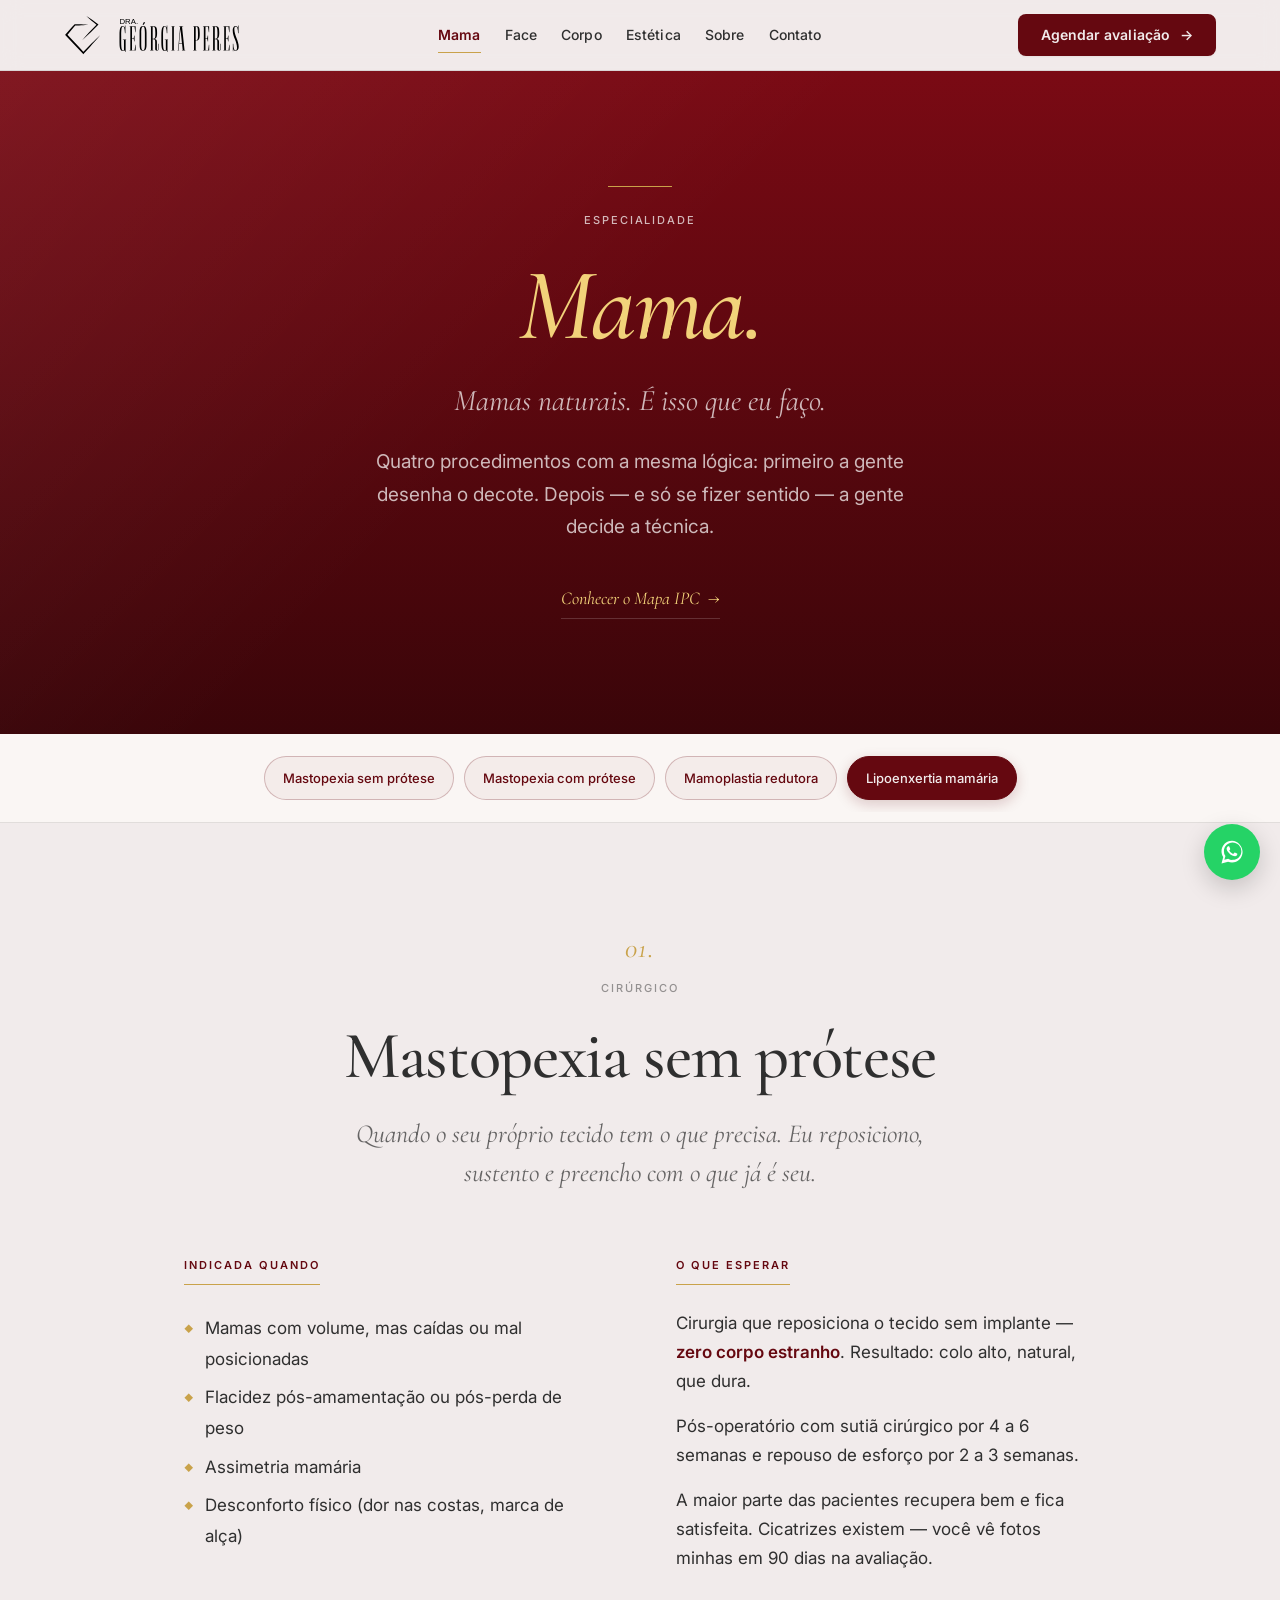
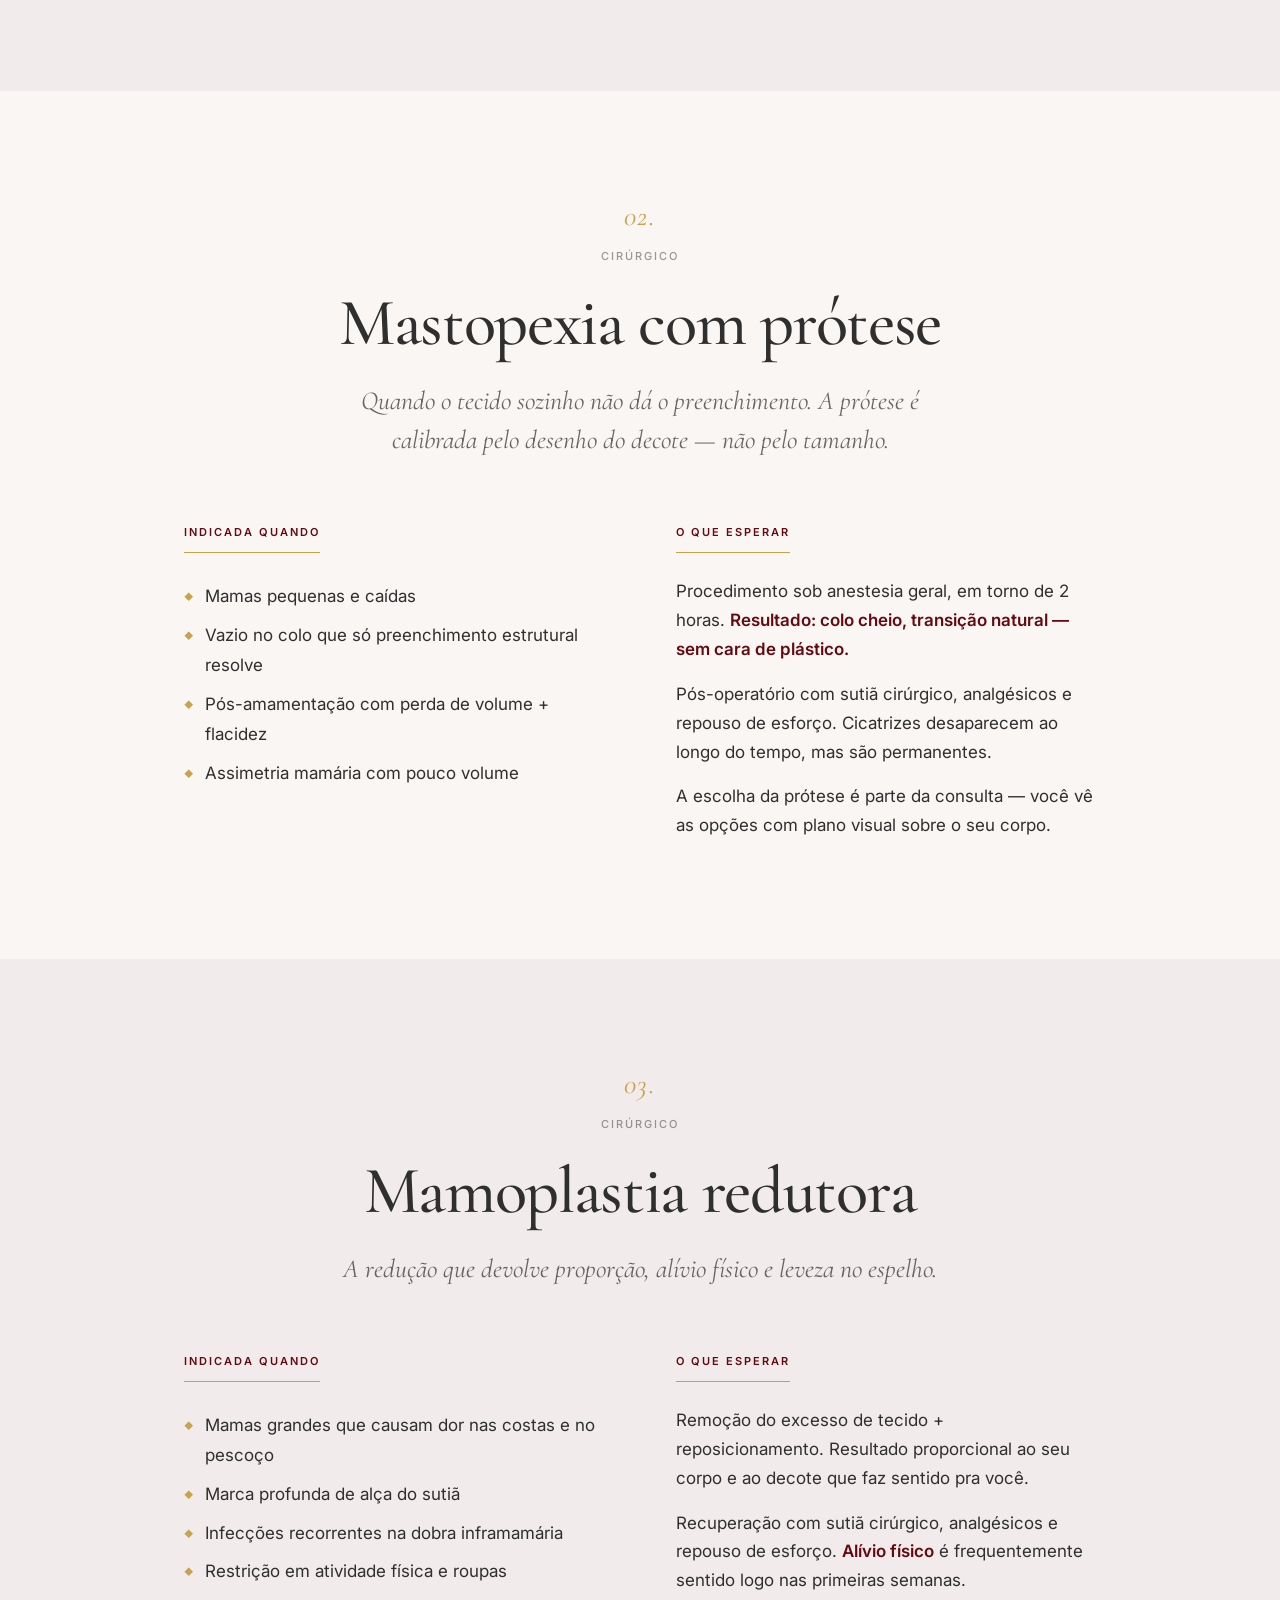
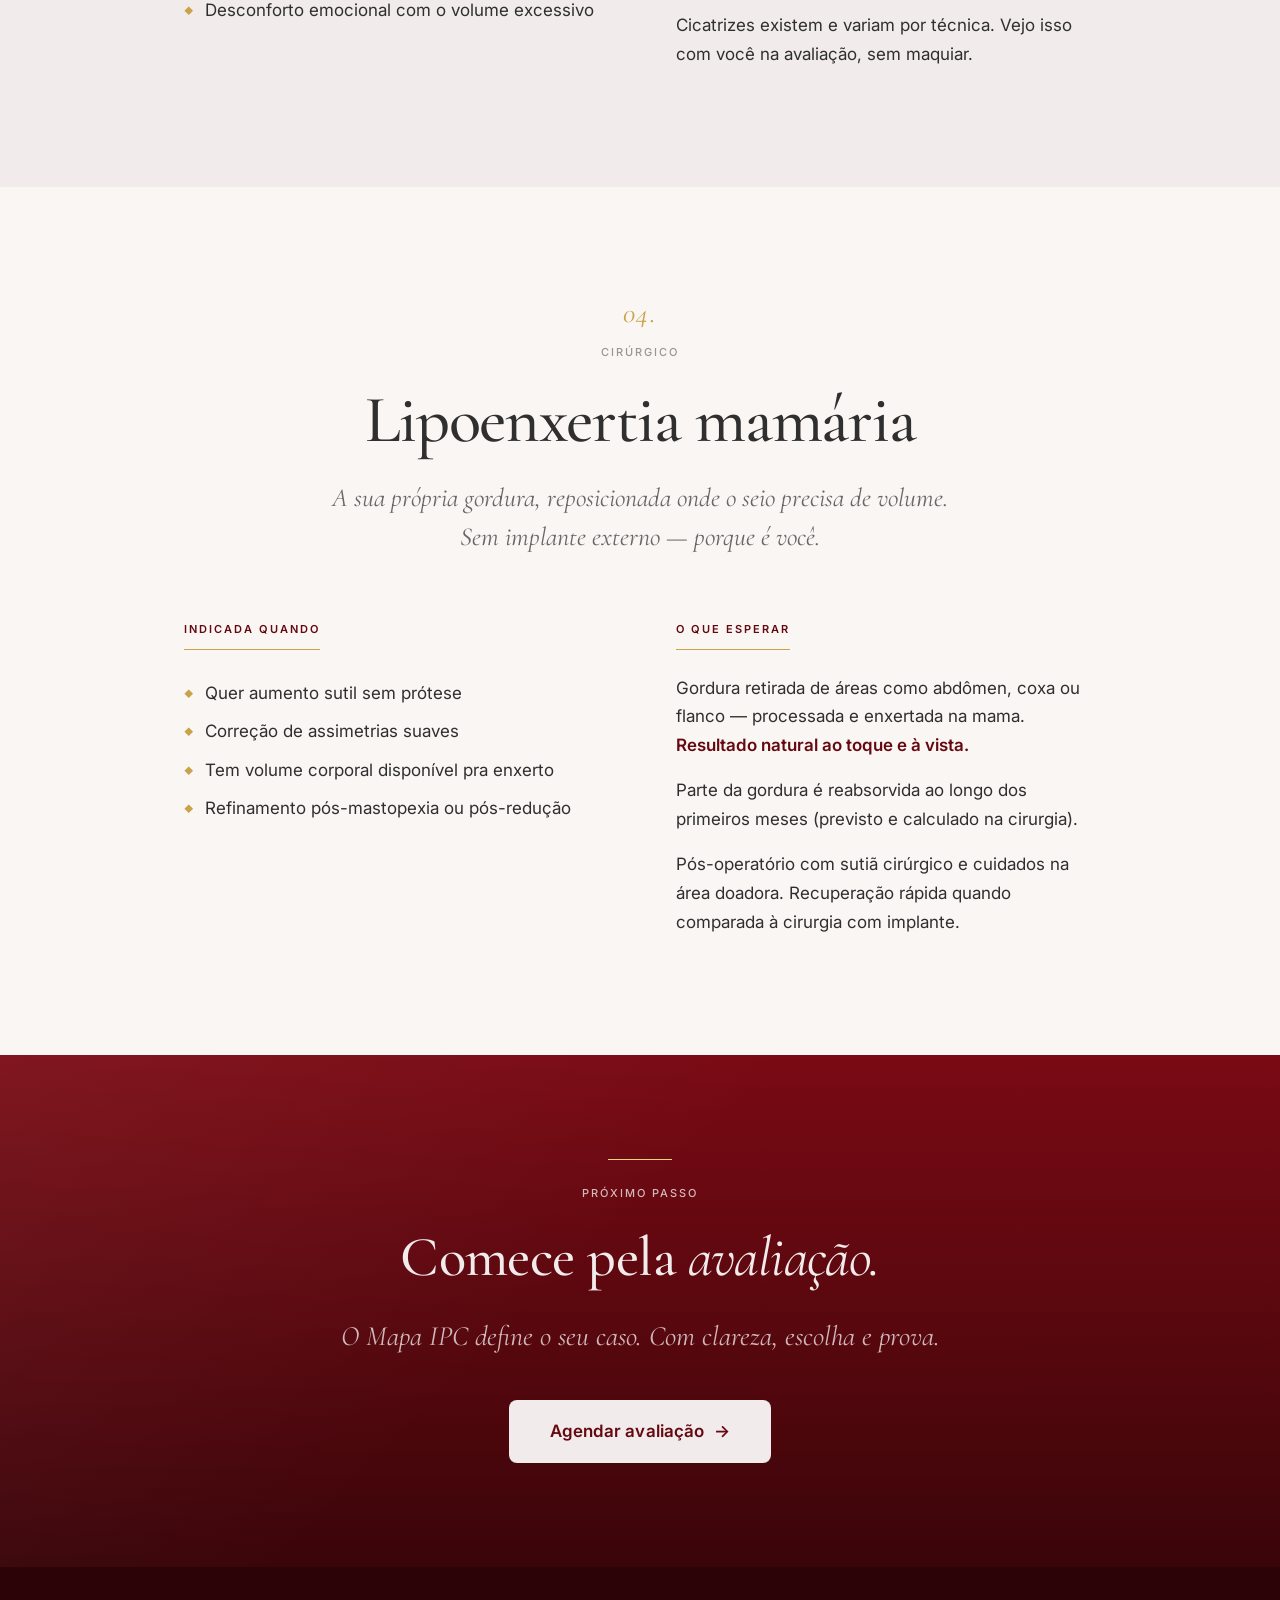
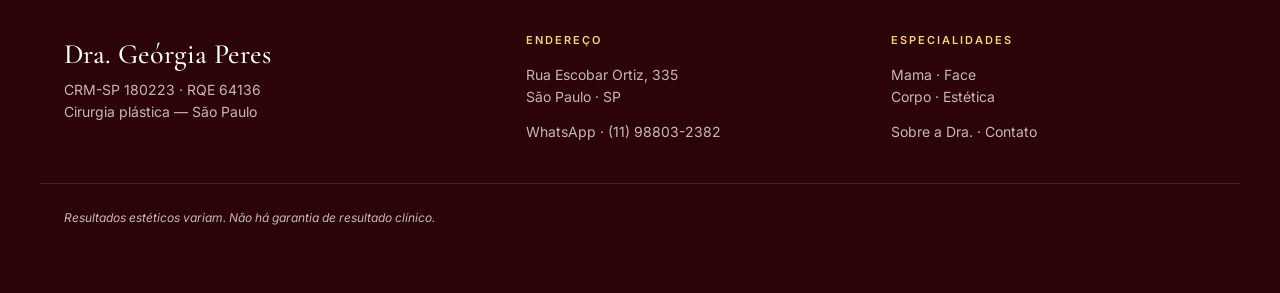
<file: mama/index.html>
<!doctype html>
<html lang="pt-BR">
<head>
<meta charset="utf-8">
<meta name="viewport" content="width=device-width,initial-scale=1">
<meta name="theme-color" content="#650810">
<meta name="description" content="Cirurgia de mama com a Dra. Geórgia Peres em São Paulo. Mastopexia sem prótese, com prótese, mamoplastia redutora, lipoenxertia mamária.">
<meta property="og:title" content="Mama — Dra. Geórgia Peres">
<meta property="og:description" content="Mamas naturais. Decisão informada, resultado natural.">
<meta property="og:type" content="website">
<title>Mama · Cirurgia plástica · Dra. Geórgia Peres</title>
<link rel="preconnect" href="https://fonts.googleapis.com">
<link rel="preconnect" href="https://fonts.gstatic.com" crossorigin>
<link rel="stylesheet" href="../assets/css/tokens.css">
<link rel="stylesheet" href="../assets/css/base.css">
<link rel="stylesheet" href="../assets/css/components.css">
<style>
  .hub-hero {
    background: var(--dg-bordo);
    background-image:
      linear-gradient(135deg, rgba(255,255,255,0.06) 0%, rgba(255,255,255,0) 45%),
      linear-gradient(180deg, #7A0A14 0%, #3A0509 100%);
    color: var(--fg-on-bordo);
    padding-block: clamp(64px, 9vw, 144px);
    text-align: center;
  }
  .hub-hero__inner { max-width: 880px; margin: 0 auto; }
  .hub-hero__h1 {
    font-family: var(--font-display); font-weight: 500;
    font-size: clamp(56px, 8vw, 120px); line-height: 1;
    letter-spacing: -0.02em; color: var(--fg-on-bordo);
    margin-block: var(--sp-3) var(--sp-3);
  }
  .hub-hero__h1 em { font-style: italic; color: var(--dg-ouro-claro); font-weight: 500; }
  .hub-hero__lead {
    font-family: var(--font-display); font-style: italic;
    font-size: clamp(22px, 2.6vw, 30px); color: var(--fg-on-bordo-2);
    max-width: 620px; margin: 0 auto var(--sp-3); line-height: 1.4;
  }
  .hub-hero__sub {
    font-size: var(--t-body-lg); color: var(--fg-on-bordo-2);
    max-width: 580px; margin: 0 auto var(--sp-5); line-height: 1.7;
  }
  .hub-hero__ipc-link {
    display: inline-flex; align-items: center; gap: 8px;
    font-family: var(--font-display); font-style: italic;
    font-size: 18px; color: var(--dg-ouro-claro);
    border-bottom: 1px solid var(--rule-on-bordo);
    padding-bottom: 4px; text-decoration: none;
    transition: color var(--dur-fast) var(--ease), border-color var(--dur-fast) var(--ease);
  }
  .hub-hero__ipc-link:hover { color: #fff; border-color: var(--dg-ouro-claro); }

  .proc-nav {
    background: var(--bg-card); position: sticky; top: var(--header-height);
    z-index: 20; border-bottom: 1px solid var(--rule-soft); padding-block: 10px;
  }
  .proc-nav__inner {
    display: flex; gap: 10px; flex-wrap: nowrap; justify-content: center;
    overflow-x: auto; scrollbar-width: none; -webkit-overflow-scrolling: touch;
    padding-block: 12px;
  }
  .proc-nav__inner::-webkit-scrollbar { display: none; }
  @media (max-width: 720px) {
    .proc-nav__inner { justify-content: flex-start; padding-inline: 12px; scroll-padding-inline: 50%; }
  }
  .proc-nav a {
    flex-shrink: 0; padding: 10px 18px;
    border: 1px solid var(--rule-soft); border-radius: var(--r-pill);
    font-family: var(--font-body); font-size: 13px; font-weight: 500;
    color: var(--fg-2); background: transparent;
    transition: background var(--dur-fast) var(--ease), color var(--dur-fast) var(--ease), border-color var(--dur-fast) var(--ease);
    text-decoration: none; white-space: nowrap;
  }
  .proc-nav a:hover { color: var(--accent); border-color: var(--rule-bordo); background: var(--bg-paper); }
  .proc-nav a.is-visited { color: var(--accent); border-color: var(--rule-bordo); background: rgba(101, 8, 16, 0.04); }
  .proc-nav a.is-active {
    color: var(--fg-on-bordo); background: var(--accent); border-color: var(--accent);
    box-shadow: 0 4px 14px rgba(101, 8, 16, 0.20);
  }

  .proc { padding-block: clamp(64px, 8vw, 112px); scroll-margin-top: calc(var(--header-height) + 80px); }
  .proc--paper { background: var(--bg-paper); }
  .proc--ivory { background: var(--bg-card); }
  .proc__inner { max-width: 960px; margin: 0 auto; }
  .proc__header { text-align: center; margin-bottom: var(--sp-8); }
  .proc__num { font-family: var(--font-display); font-style: italic; font-size: 28px; color: var(--gold); letter-spacing: 0.04em; margin-bottom: 6px; display: block; }
  .proc__type { font-family: var(--font-body); font-size: 11px; font-weight: 500; letter-spacing: 0.18em; text-transform: uppercase; color: var(--fg-3); margin-bottom: var(--sp-3); }
  .proc__title { font-family: var(--font-display); font-weight: 500; font-size: clamp(40px, 5.2vw, 72px); line-height: 1.02; letter-spacing: -0.02em; color: var(--fg-1); margin-bottom: var(--sp-3); }
  .proc__lead { font-family: var(--font-display); font-style: italic; font-size: clamp(20px, 2.2vw, 26px); color: var(--fg-2); max-width: 640px; margin: 0 auto; line-height: 1.5; }
  .proc__body { display: grid; grid-template-columns: 1fr 1fr; gap: clamp(40px, 6vw, 72px); margin-top: var(--sp-5); }
  @media (max-width: 720px) { .proc__body { grid-template-columns: 1fr; gap: var(--sp-5); } }
  .proc__block h3 { font-family: var(--font-body); font-size: 11px; font-weight: 600; letter-spacing: 0.18em; text-transform: uppercase; color: var(--accent); margin-bottom: var(--sp-3); padding-bottom: 10px; border-bottom: 1px solid var(--gold); width: max-content; }
  .proc__block ul { list-style: none; color: var(--fg-1); font-size: var(--t-body); line-height: 1.8; }
  .proc__block ul li { padding-block: 4px; display: flex; align-items: baseline; gap: 12px; }
  .proc__block ul li::before { content: "◆"; color: var(--gold); font-size: 9px; flex-shrink: 0; transform: translateY(-2px); }
  .proc__block p { color: var(--fg-1); font-size: var(--t-body); line-height: 1.7; margin-bottom: var(--sp-2); }
  .proc__block p strong { color: var(--accent); font-weight: 600; }
</style>
</head>
<body>

<a class="skip-link" href="#main">Pular para o conteúdo</a>

<header class="site-header" id="site-header">
  <div class="container site-header__inner">
    <a class="site-header__brand" href="../" aria-label="Dra. Geórgia Peres — início">
      <img class="site-header__brand-symbol" src="../assets/logos/logo-georgia-symbol.svg" alt="" aria-hidden="true">
      <img class="site-header__brand-wordmark" src="../assets/logos/logo-georgia-wordmark.svg" alt="Dra. Geórgia Peres">
    </a>
    <nav class="site-header__nav" aria-label="Navegação principal">
      <a href="./" class="is-active is-featured">Mama</a>
      <a href="../face/">Face</a>
      <a href="../corpo/">Corpo</a>
      <a href="../estetica/">Estética</a>
      <a href="../sobre/">Sobre</a>
      <a href="../#contato">Contato</a>
    </nav>
    <div class="site-header__cta">
      <a class="btn btn--primary" href="https://wa.me/5511988032382?text=Oi%20Dra.%20Ge%C3%B3rgia%2C%20gostaria%20de%20agendar%20uma%20avalia%C3%A7%C3%A3o%20de%20mama." target="_blank" rel="noopener">Agendar avaliação <span class="btn-arrow" aria-hidden="true">→</span></a>
    </div>
    <button class="site-header__toggle" id="nav-toggle" aria-label="Abrir menu" aria-expanded="false">
      <svg viewBox="0 0 24 24" fill="none" stroke="currentColor" stroke-width="2" stroke-linecap="round" aria-hidden="true"><path d="M3 6h18M3 12h18M3 18h18"/></svg>
    </button>
  </div>
  <div class="site-header__mobile">
    <nav aria-label="Navegação mobile">
      <a href="./" class="is-featured">Mama</a>
      <a href="../face/">Face</a>
      <a href="../corpo/">Corpo</a>
      <a href="../estetica/">Estética</a>
      <a href="../sobre/">Sobre</a>
      <a href="../#contato">Contato</a>
    </nav>
    <a class="btn btn--primary" href="https://wa.me/5511988032382?text=Oi%20Dra.%20Ge%C3%B3rgia%2C%20gostaria%20de%20agendar%20uma%20avalia%C3%A7%C3%A3o%20de%20mama." target="_blank" rel="noopener">Agendar avaliação <span class="btn-arrow" aria-hidden="true">→</span></a>
  </div>
</header>

<main id="main">

<section class="hub-hero" aria-labelledby="mama-h1">
  <div class="container hub-hero__inner">
    <hr class="divider-gold" aria-hidden="true">
    <p class="dg-overline" style="color: var(--fg-on-bordo-2);">Especialidade</p>
    <h1 id="mama-h1" class="hub-hero__h1"><em>Mama.</em></h1>
    <p class="hub-hero__lead">Mamas naturais. É isso que eu faço.</p>
    <p class="hub-hero__sub">Quatro procedimentos com a mesma lógica: primeiro a gente desenha o decote. Depois — e só se fizer sentido — a gente decide a técnica.</p>
    <a class="hub-hero__ipc-link" href="../mamas/">Conhecer o Mapa IPC <span aria-hidden="true">→</span></a>
  </div>
</section>

<nav class="proc-nav" aria-label="Procedimentos de mama">
  <div class="container proc-nav__inner">
    <a href="#mastopexia-sem-protese">Mastopexia sem prótese</a>
    <a href="#mastopexia-com-protese">Mastopexia com prótese</a>
    <a href="#mamoplastia-redutora">Mamoplastia redutora</a>
    <a href="#lipoenxertia">Lipoenxertia mamária</a>
  </div>
</nav>

<!-- 01 MASTOPEXIA SEM PRÓTESE -->
<section class="proc proc--paper" id="mastopexia-sem-protese" aria-labelledby="msp-h2">
  <div class="container proc__inner">
    <header class="proc__header reveal">
      <span class="proc__num">01.</span>
      <p class="proc__type">Cirúrgico</p>
      <h2 id="msp-h2" class="proc__title">Mastopexia sem prótese</h2>
      <p class="proc__lead">Quando o seu próprio tecido tem o que precisa. Eu reposiciono, sustento e preencho com o que já é seu.</p>
    </header>
    <div class="proc__body">
      <div class="proc__block reveal">
        <h3>Indicada quando</h3>
        <ul>
          <li>Mamas com volume, mas caídas ou mal posicionadas</li>
          <li>Flacidez pós-amamentação ou pós-perda de peso</li>
          <li>Assimetria mamária</li>
          <li>Desconforto físico (dor nas costas, marca de alça)</li>
        </ul>
      </div>
      <div class="proc__block reveal">
        <h3>O que esperar</h3>
        <p>Cirurgia que reposiciona o tecido sem implante — <strong>zero corpo estranho</strong>. Resultado: colo alto, natural, que dura.</p>
        <p>Pós-operatório com sutiã cirúrgico por 4 a 6 semanas e repouso de esforço por 2 a 3 semanas.</p>
        <p>A maior parte das pacientes recupera bem e fica satisfeita. Cicatrizes existem — você vê fotos minhas em 90 dias na avaliação.</p>
      </div>
    </div>
  </div>
</section>

<!-- 02 MASTOPEXIA COM PRÓTESE -->
<section class="proc proc--ivory" id="mastopexia-com-protese" aria-labelledby="mcp-h2">
  <div class="container proc__inner">
    <header class="proc__header reveal">
      <span class="proc__num">02.</span>
      <p class="proc__type">Cirúrgico</p>
      <h2 id="mcp-h2" class="proc__title">Mastopexia com prótese</h2>
      <p class="proc__lead">Quando o tecido sozinho não dá o preenchimento. A prótese é calibrada pelo desenho do decote — não pelo tamanho.</p>
    </header>
    <div class="proc__body">
      <div class="proc__block reveal">
        <h3>Indicada quando</h3>
        <ul>
          <li>Mamas pequenas e caídas</li>
          <li>Vazio no colo que só preenchimento estrutural resolve</li>
          <li>Pós-amamentação com perda de volume + flacidez</li>
          <li>Assimetria mamária com pouco volume</li>
        </ul>
      </div>
      <div class="proc__block reveal">
        <h3>O que esperar</h3>
        <p>Procedimento sob anestesia geral, em torno de 2 horas. <strong>Resultado: colo cheio, transição natural — sem cara de plástico.</strong></p>
        <p>Pós-operatório com sutiã cirúrgico, analgésicos e repouso de esforço. Cicatrizes desaparecem ao longo do tempo, mas são permanentes.</p>
        <p>A escolha da prótese é parte da consulta — você vê as opções com plano visual sobre o seu corpo.</p>
      </div>
    </div>
  </div>
</section>

<!-- 03 MAMOPLASTIA REDUTORA -->
<section class="proc proc--paper" id="mamoplastia-redutora" aria-labelledby="mr-h2">
  <div class="container proc__inner">
    <header class="proc__header reveal">
      <span class="proc__num">03.</span>
      <p class="proc__type">Cirúrgico</p>
      <h2 id="mr-h2" class="proc__title">Mamoplastia redutora</h2>
      <p class="proc__lead">A redução que devolve proporção, alívio físico e leveza no espelho.</p>
    </header>
    <div class="proc__body">
      <div class="proc__block reveal">
        <h3>Indicada quando</h3>
        <ul>
          <li>Mamas grandes que causam dor nas costas e no pescoço</li>
          <li>Marca profunda de alça do sutiã</li>
          <li>Infecções recorrentes na dobra inframamária</li>
          <li>Restrição em atividade física e roupas</li>
          <li>Desconforto emocional com o volume excessivo</li>
        </ul>
      </div>
      <div class="proc__block reveal">
        <h3>O que esperar</h3>
        <p>Remoção do excesso de tecido + reposicionamento. Resultado proporcional ao seu corpo e ao decote que faz sentido pra você.</p>
        <p>Recuperação com sutiã cirúrgico, analgésicos e repouso de esforço. <strong>Alívio físico</strong> é frequentemente sentido logo nas primeiras semanas.</p>
        <p>Cicatrizes existem e variam por técnica. Vejo isso com você na avaliação, sem maquiar.</p>
      </div>
    </div>
  </div>
</section>

<!-- 04 LIPOENXERTIA MAMÁRIA -->
<section class="proc proc--ivory" id="lipoenxertia" aria-labelledby="lm-h2">
  <div class="container proc__inner">
    <header class="proc__header reveal">
      <span class="proc__num">04.</span>
      <p class="proc__type">Cirúrgico</p>
      <h2 id="lm-h2" class="proc__title">Lipoenxertia mamária</h2>
      <p class="proc__lead">A sua própria gordura, reposicionada onde o seio precisa de volume. Sem implante externo — porque é você.</p>
    </header>
    <div class="proc__body">
      <div class="proc__block reveal">
        <h3>Indicada quando</h3>
        <ul>
          <li>Quer aumento sutil sem prótese</li>
          <li>Correção de assimetrias suaves</li>
          <li>Tem volume corporal disponível pra enxerto</li>
          <li>Refinamento pós-mastopexia ou pós-redução</li>
        </ul>
      </div>
      <div class="proc__block reveal">
        <h3>O que esperar</h3>
        <p>Gordura retirada de áreas como abdômen, coxa ou flanco — processada e enxertada na mama. <strong>Resultado natural ao toque e à vista.</strong></p>
        <p>Parte da gordura é reabsorvida ao longo dos primeiros meses (previsto e calculado na cirurgia).</p>
        <p>Pós-operatório com sutiã cirúrgico e cuidados na área doadora. Recuperação rápida quando comparada à cirurgia com implante.</p>
      </div>
    </div>
  </div>
</section>

<section class="section section--bordo on-bordo" style="text-align:center;" aria-labelledby="cta-h2">
  <div class="container" style="max-width: 720px;">
    <hr class="divider-gold" aria-hidden="true">
    <p class="dg-overline">Próximo passo</p>
    <h2 id="cta-h2" class="dg-h2" style="margin-block: var(--sp-3);">Comece pela <em class="dg-italic">avaliação.</em></h2>
    <p style="font-family: var(--font-display); font-style: italic; font-size: clamp(22px, 2.4vw, 28px); color: var(--fg-on-bordo-2); margin-bottom: var(--sp-5);">O Mapa IPC define o seu caso. Com clareza, escolha e prova.</p>
    <a class="btn btn--primary-on-bordo btn--xl" href="https://wa.me/5511988032382?text=Oi%20Dra.%20Ge%C3%B3rgia%2C%20gostaria%20de%20agendar%20uma%20avalia%C3%A7%C3%A3o%20de%20mama." target="_blank" rel="noopener">Agendar avaliação <span class="btn-arrow" aria-hidden="true">→</span></a>
  </div>
</section>

</main>

<footer class="site-footer">
  <div class="container site-footer__grid">
    <div>
      <span class="name">Dra. Geórgia Peres</span>
      <p class="crm">CRM-SP 180223 · RQE 64136</p>
      <p>Cirurgia plástica — São Paulo</p>
    </div>
    <div>
      <h4>Endereço</h4>
      <p>Rua Escobar Ortiz, 335<br>São Paulo · SP</p>
      <p style="margin-top:12px;"><a href="https://wa.me/5511988032382" target="_blank" rel="noopener">WhatsApp · (11) 98803-2382</a></p>
    </div>
    <div>
      <h4>Especialidades</h4>
      <p><a href="./">Mama</a> · <a href="../face/">Face</a><br><a href="../corpo/">Corpo</a> · <a href="../estetica/">Estética</a></p>
      <p style="margin-top:12px;"><a href="../sobre/">Sobre a Dra.</a> · <a href="../#contato">Contato</a></p>
    </div>
  </div>
  <div class="container site-footer__legal"><em>Resultados estéticos variam. Não há garantia de resultado clínico.</em></div>
</footer>

<a class="whatsapp-float" href="https://wa.me/5511988032382?text=Oi%20Dra.%20Ge%C3%B3rgia%2C%20vim%20do%20site." target="_blank" rel="noopener" aria-label="Conversar no WhatsApp">
  <svg viewBox="0 0 32 32" fill="currentColor" aria-hidden="true"><path d="M16.04 3C9.4 3 4 8.4 4 15.04c0 2.36.69 4.66 1.99 6.65L4 29l7.49-1.96a12.04 12.04 0 0 0 4.55.9h.01c6.64 0 12.04-5.4 12.04-12.04S22.69 3 16.04 3zm0 22.06c-1.41 0-2.79-.37-4-1.07l-.29-.17-4.45 1.16 1.19-4.33-.19-.31a9.94 9.94 0 0 1-1.55-5.32c0-5.49 4.47-9.96 9.97-9.96 2.66 0 5.16 1.04 7.04 2.92a9.9 9.9 0 0 1 2.92 7.04c0 5.5-4.47 9.97-9.97 9.97zm5.46-7.45c-.3-.15-1.78-.88-2.06-.98-.28-.1-.48-.15-.68.15-.2.3-.78.98-.95 1.18-.18.2-.35.22-.65.07-.3-.15-1.27-.47-2.42-1.49-.9-.8-1.5-1.78-1.68-2.08-.18-.3-.02-.46.13-.61.13-.13.3-.35.45-.52.15-.18.2-.3.3-.5.1-.2.05-.38-.03-.53-.07-.15-.68-1.63-.93-2.23-.24-.58-.49-.5-.68-.51l-.58-.01c-.2 0-.53.07-.8.38-.28.3-1.05 1.02-1.05 2.49s1.07 2.89 1.22 3.09c.15.2 2.11 3.22 5.13 4.51.72.31 1.28.5 1.71.64.72.23 1.37.2 1.89.12.58-.09 1.78-.73 2.03-1.43.25-.7.25-1.3.18-1.43-.07-.13-.27-.2-.57-.35z"/></svg>
</a>

<script>
  const header = document.getElementById('site-header'); const toggle = document.getElementById('nav-toggle');
  if (toggle && header) toggle.addEventListener('click', () => { const open = header.classList.toggle('is-open'); toggle.setAttribute('aria-expanded', String(open)); });
  const reduced = window.matchMedia('(prefers-reduced-motion: reduce)').matches;
  if (reduced) document.querySelectorAll('.reveal').forEach(el => el.classList.add('is-visible'));
  else if ('IntersectionObserver' in window) {
    const io = new IntersectionObserver(entries => entries.forEach(e => { if (e.isIntersecting) { e.target.classList.add('is-visible'); io.unobserve(e.target); } }), { threshold: 0.12, rootMargin: '0px 0px -8% 0px' });
    document.querySelectorAll('.reveal').forEach(el => io.observe(el));
  }
  (function () {
    const sections = Array.from(document.querySelectorAll('.proc'));
    if (!sections.length) return;
    const idToLink = new Map();
    document.querySelectorAll('.proc-nav a').forEach(a => idToLink.set(a.getAttribute('href').replace('#', ''), a));
    function setActive(id) {
      idToLink.forEach(a => { a.classList.remove('is-active'); a.classList.remove('is-visited'); });
      let foundActive = false;
      sections.forEach(sec => {
        const link = idToLink.get(sec.id); if (!link) return;
        if (sec.id === id) {
          link.classList.add('is-active'); foundActive = true;
          const parent = link.parentElement; const target = link.offsetLeft - (parent.clientWidth - link.clientWidth) / 2;
          parent.scrollTo({ left: target, behavior: 'smooth' });
        } else if (!foundActive) link.classList.add('is-visited');
      });
    }
    const spy = new IntersectionObserver((entries) => {
      const visible = entries.filter(e => e.isIntersecting).sort((a, b) => a.target.offsetTop - b.target.offsetTop);
      if (visible.length) setActive(visible[0].target.id);
    }, { rootMargin: '-30% 0px -55% 0px', threshold: 0 });
    sections.forEach(s => spy.observe(s));
    setActive(sections[0].id);
  })();
</script>

</body>
</html>
</file>
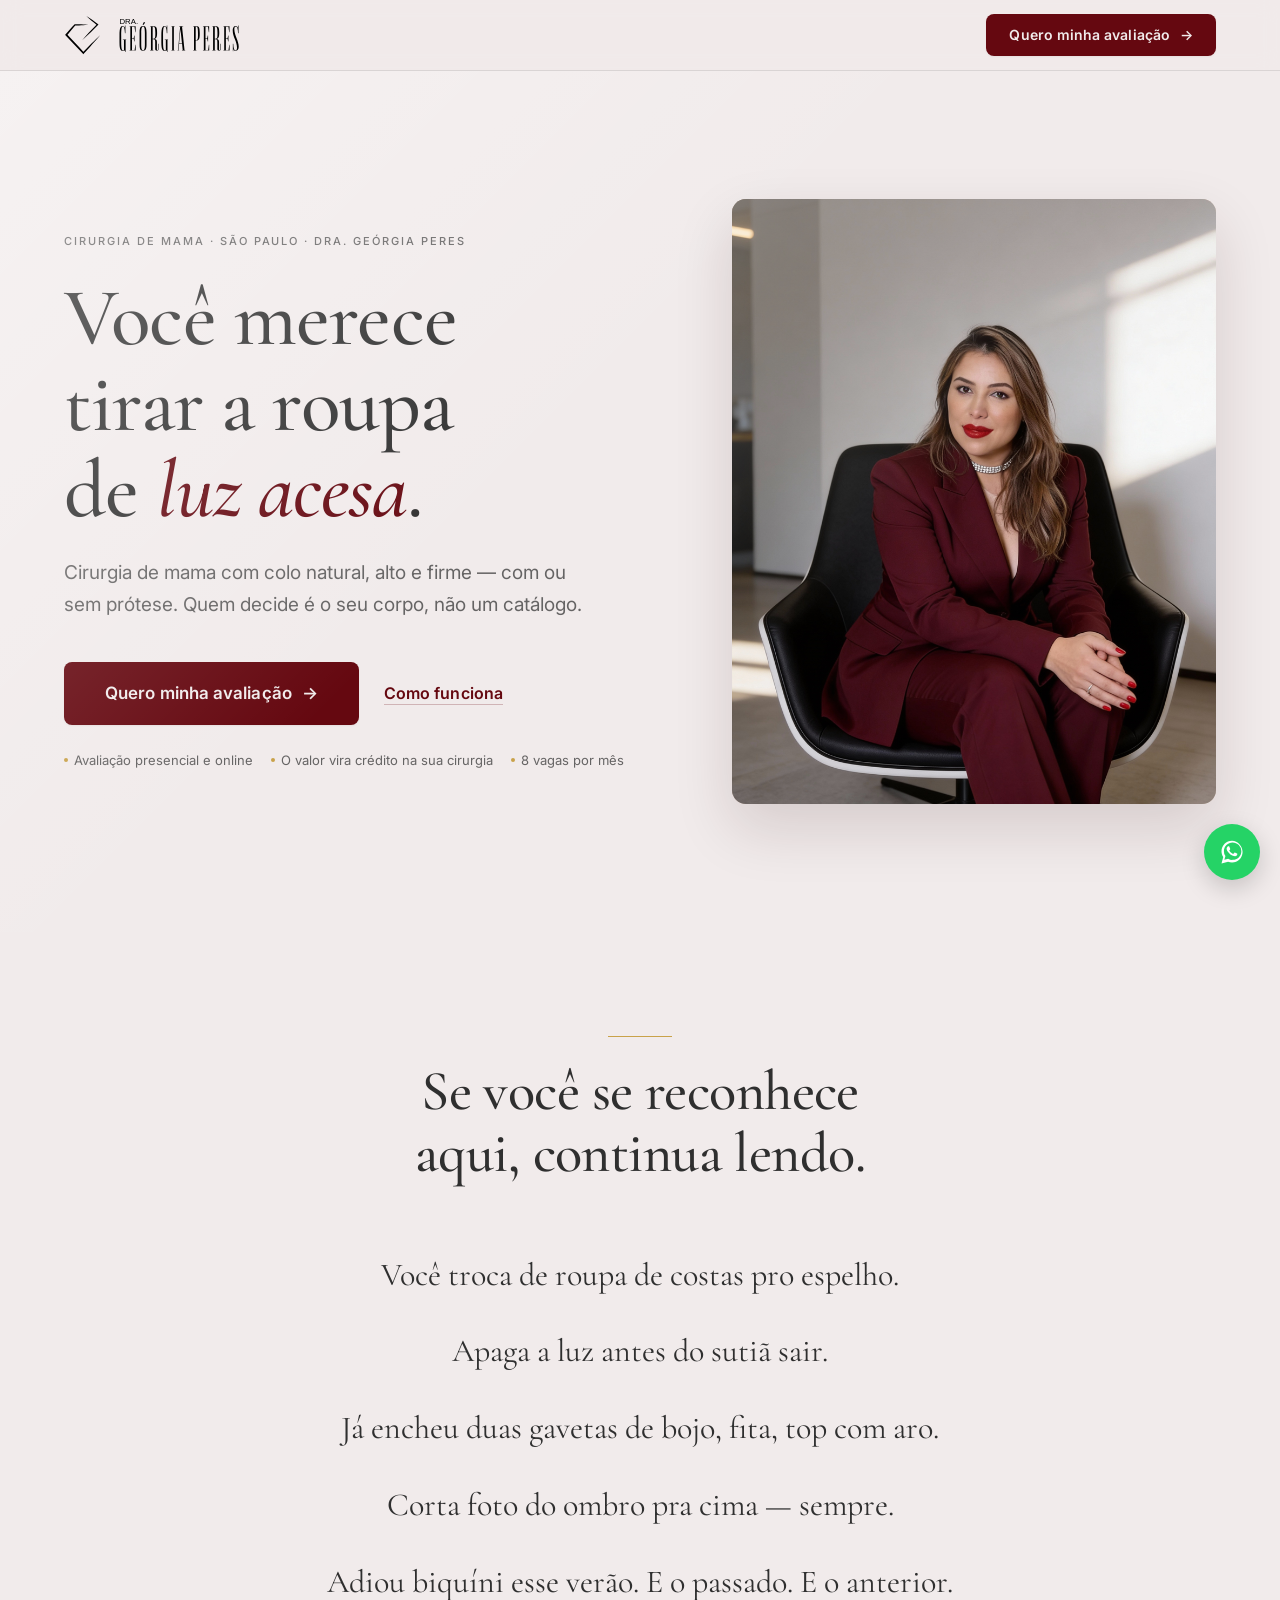
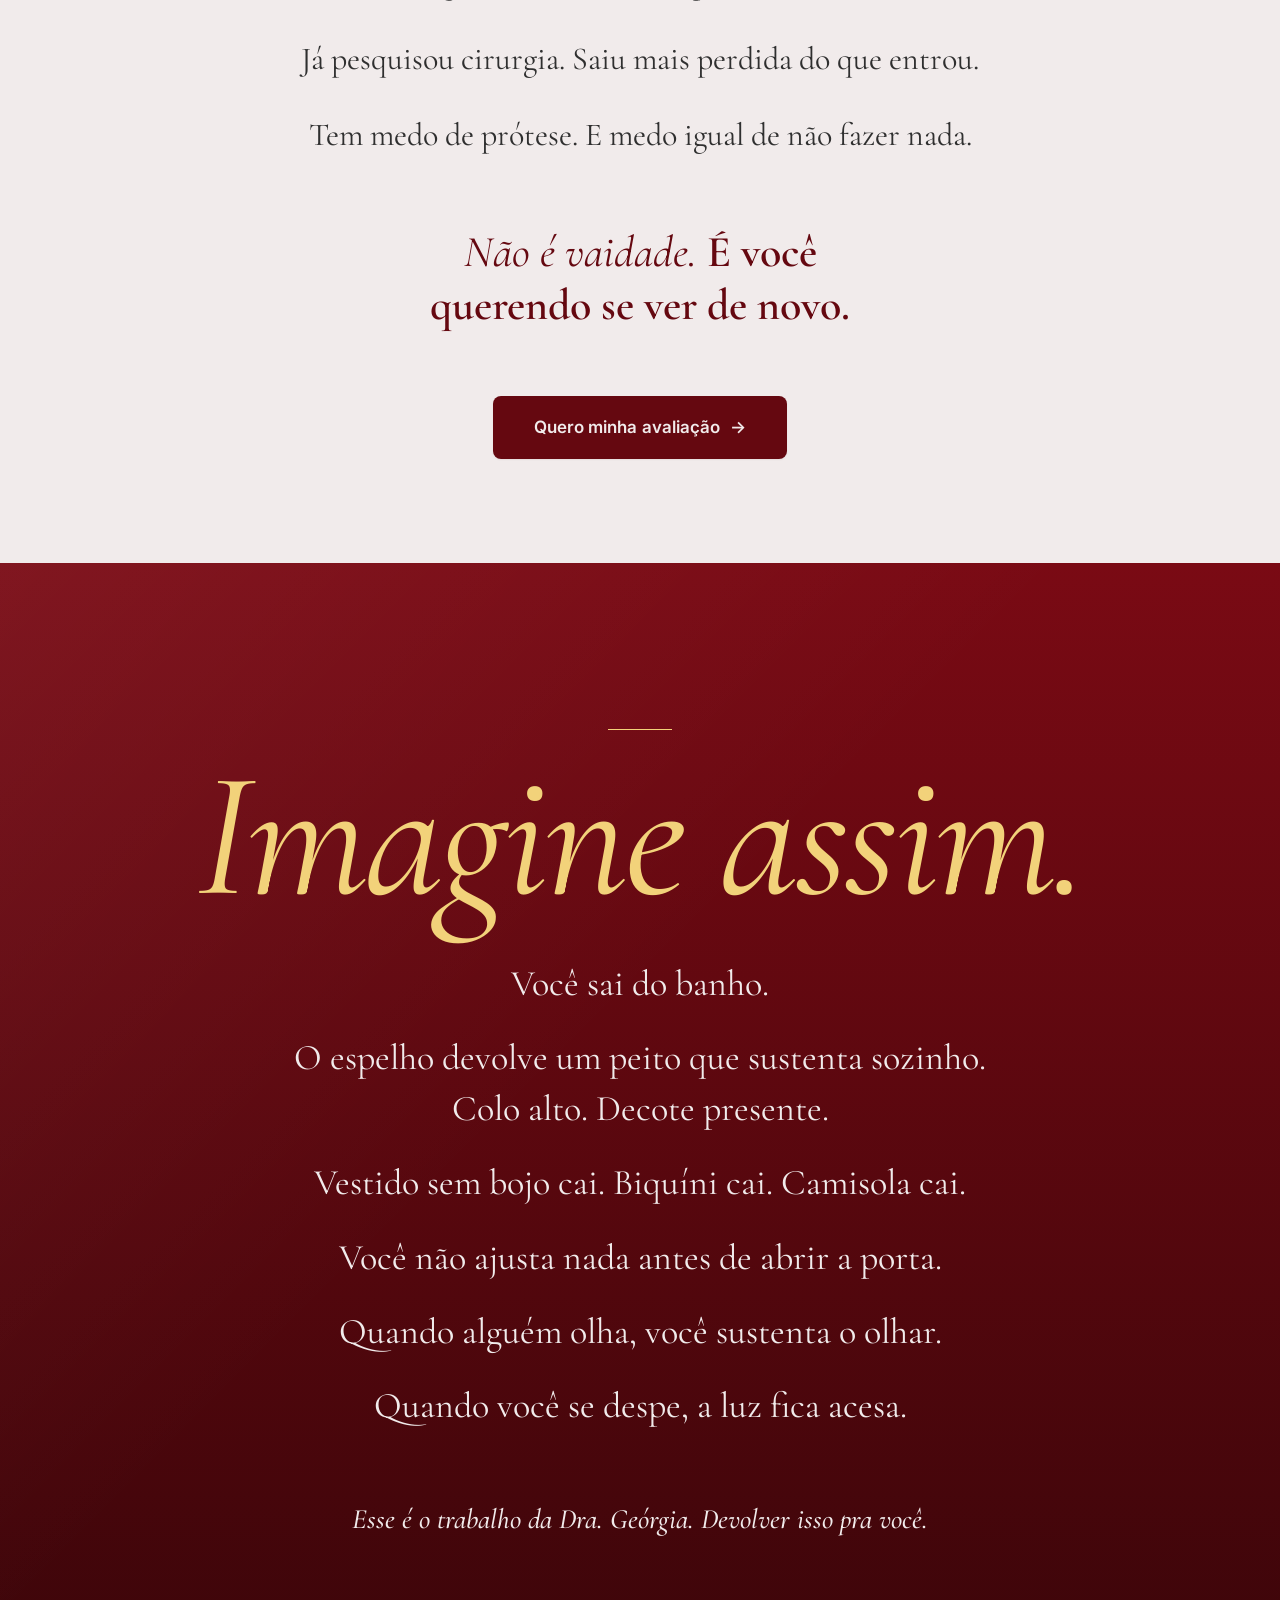
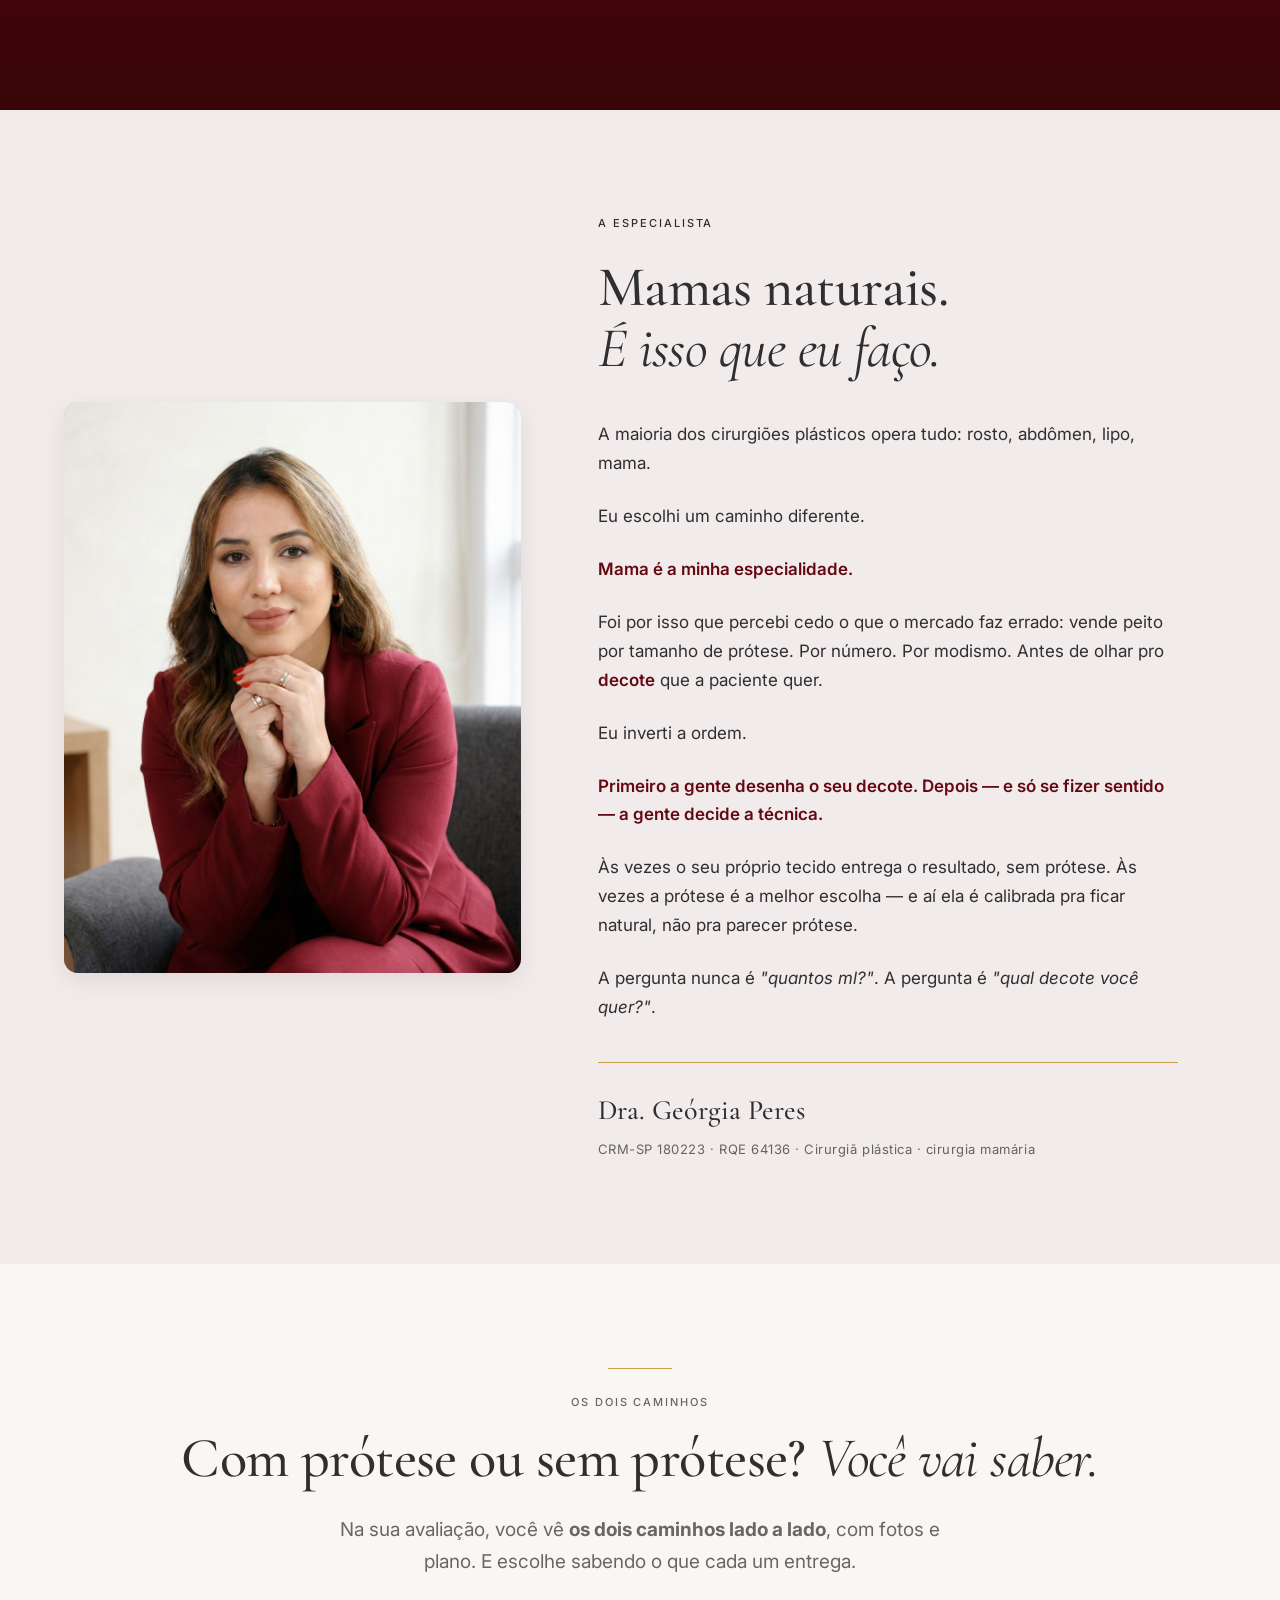
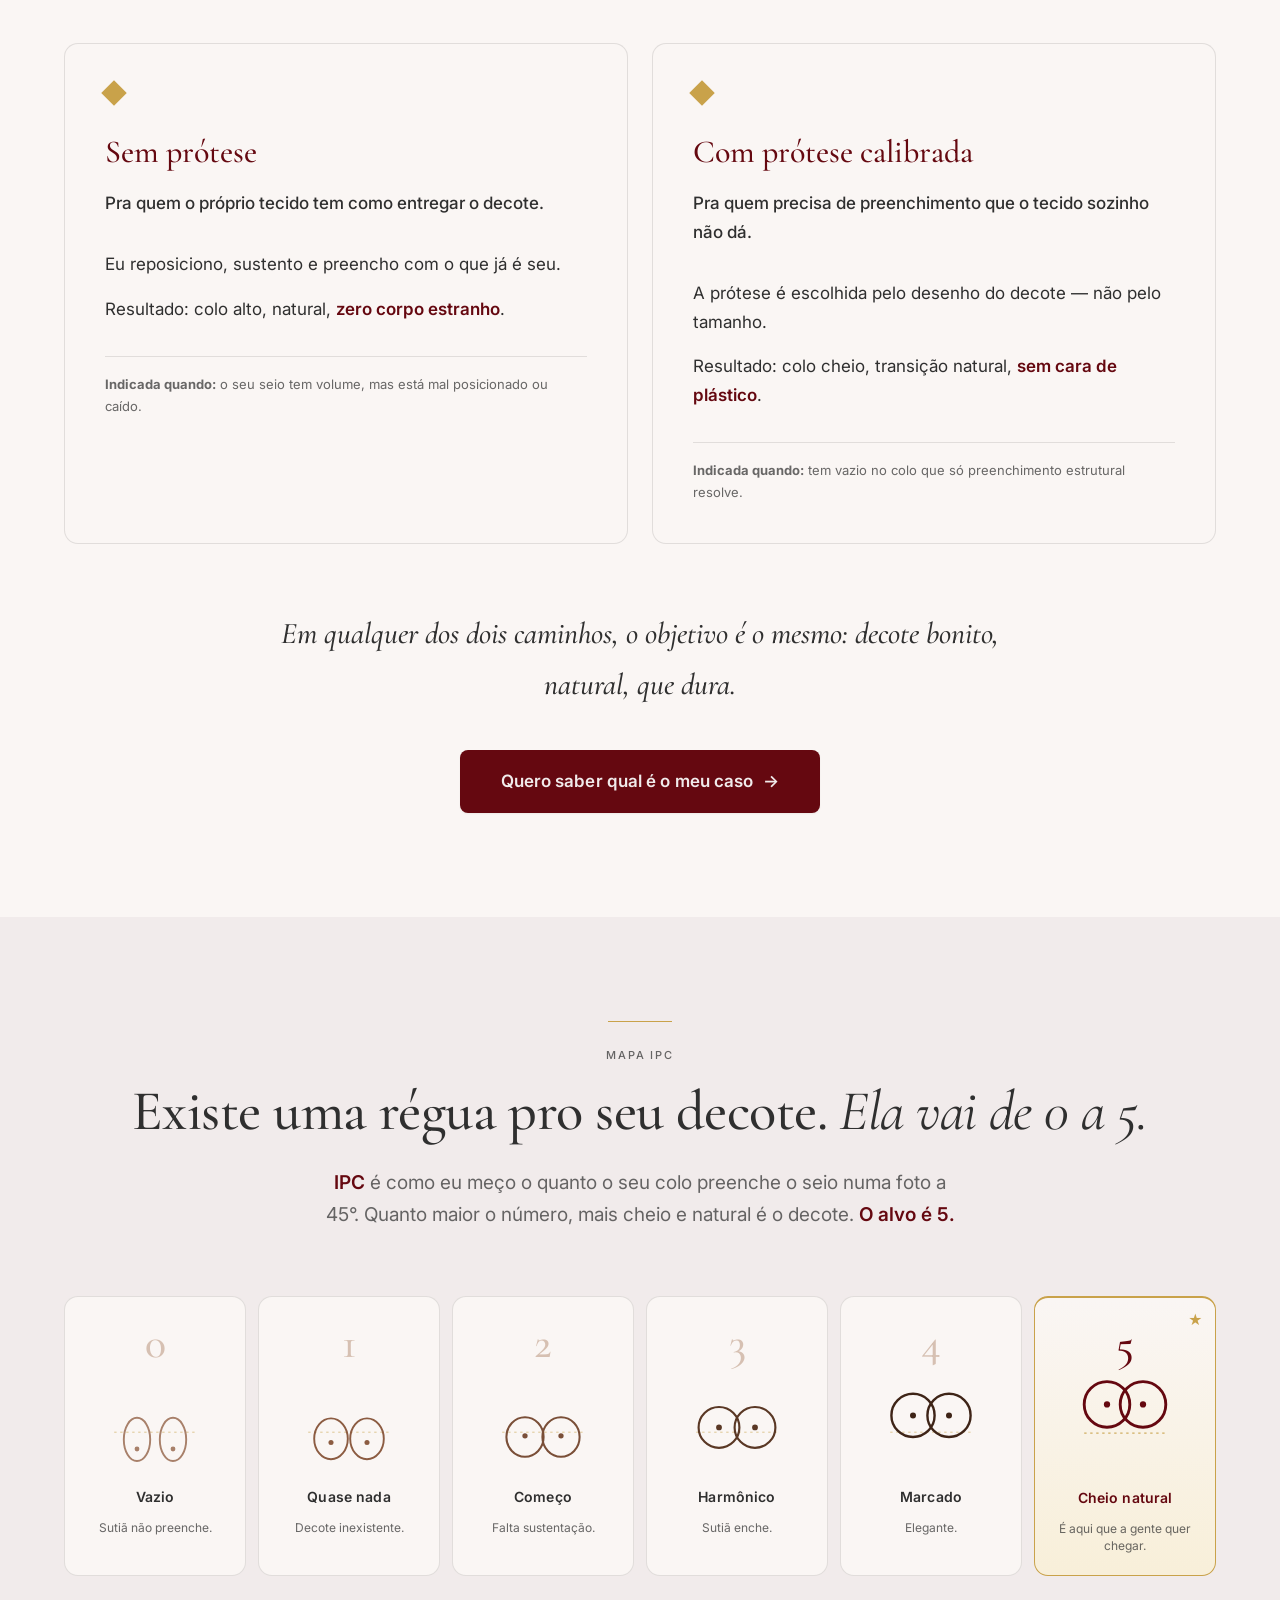
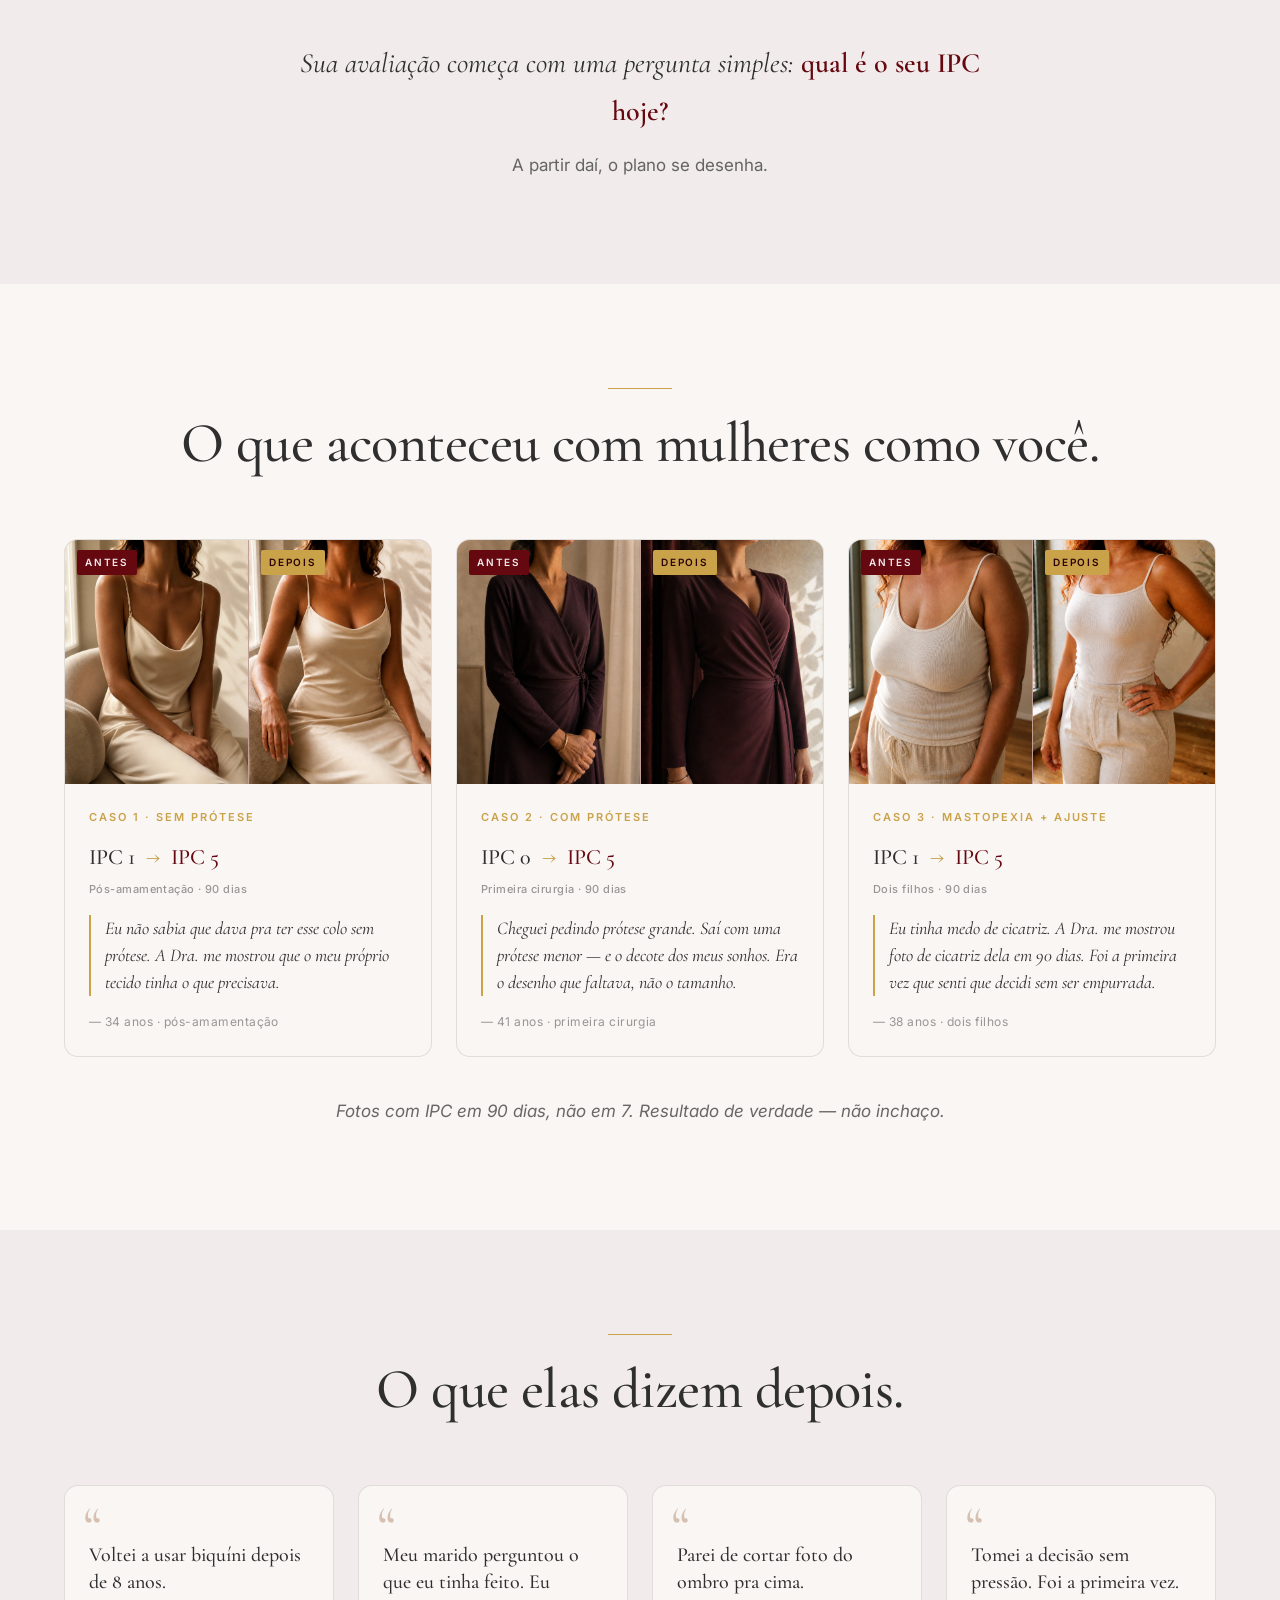
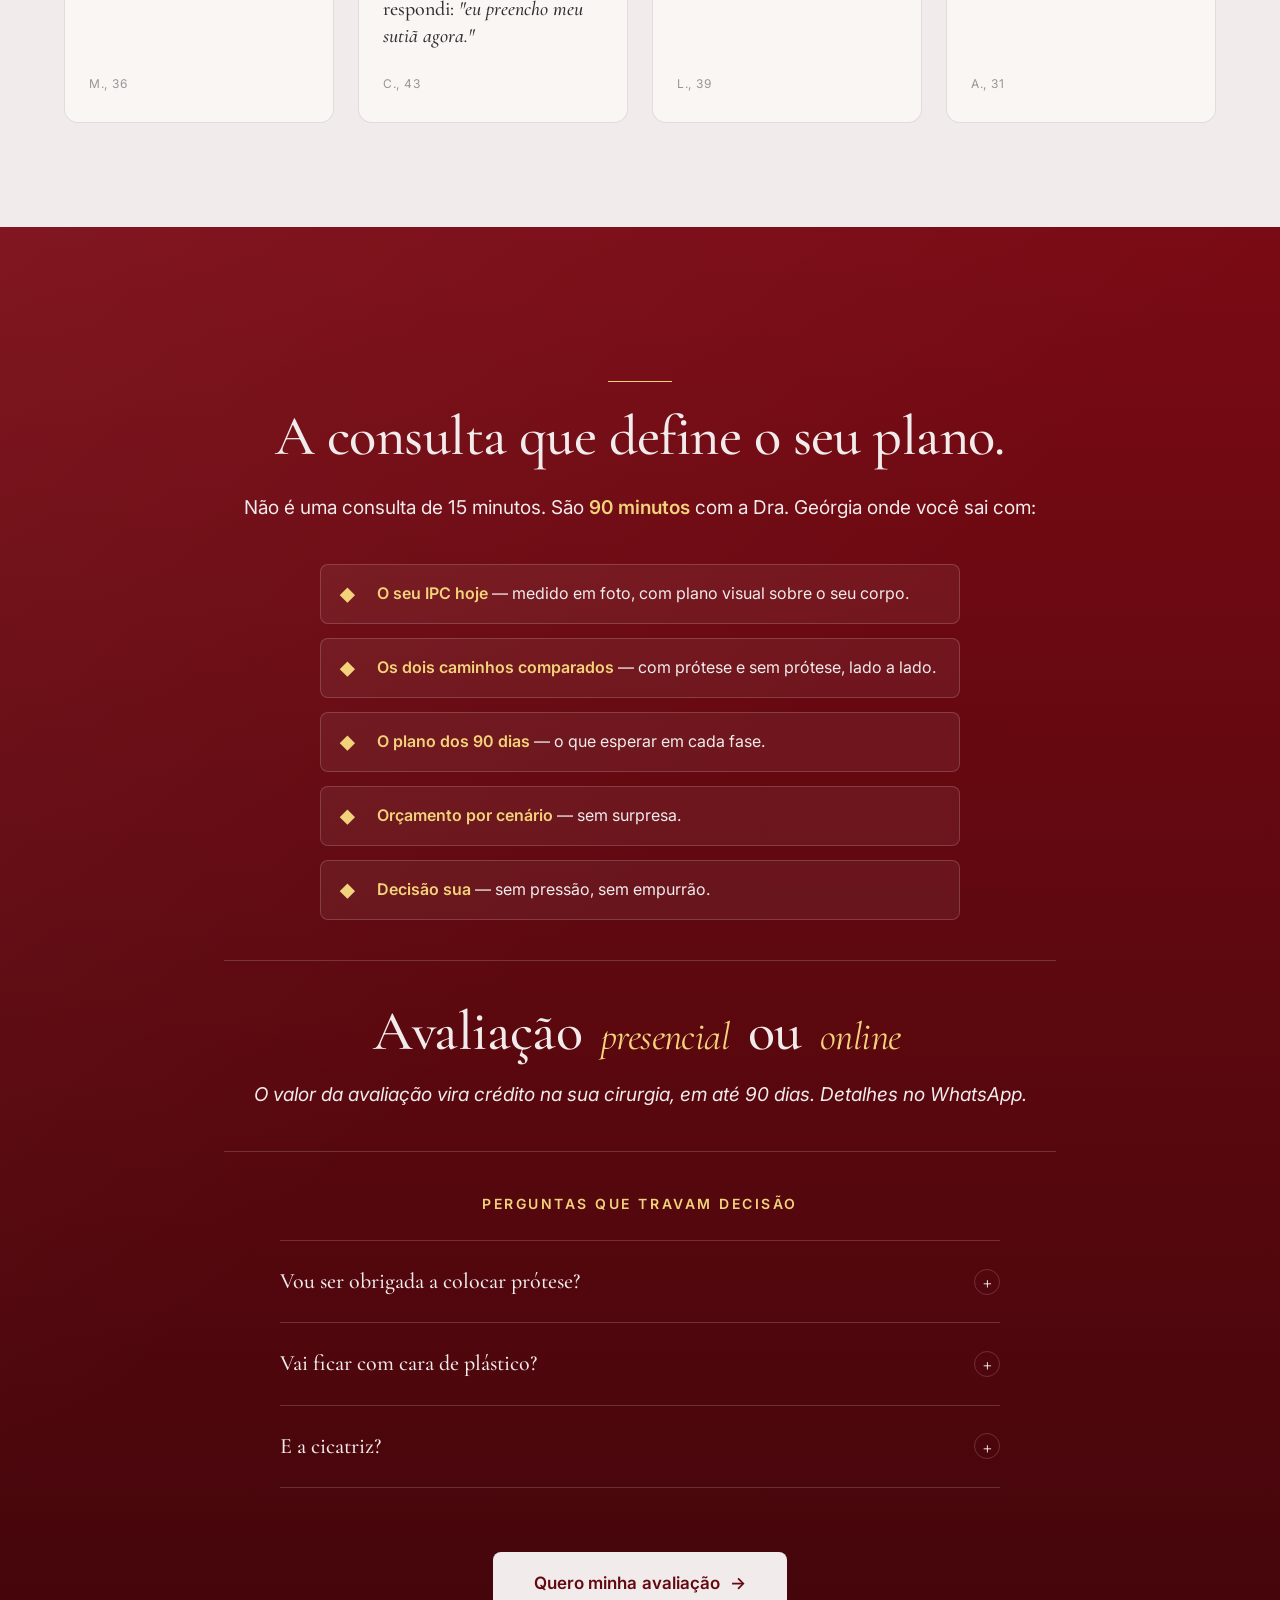
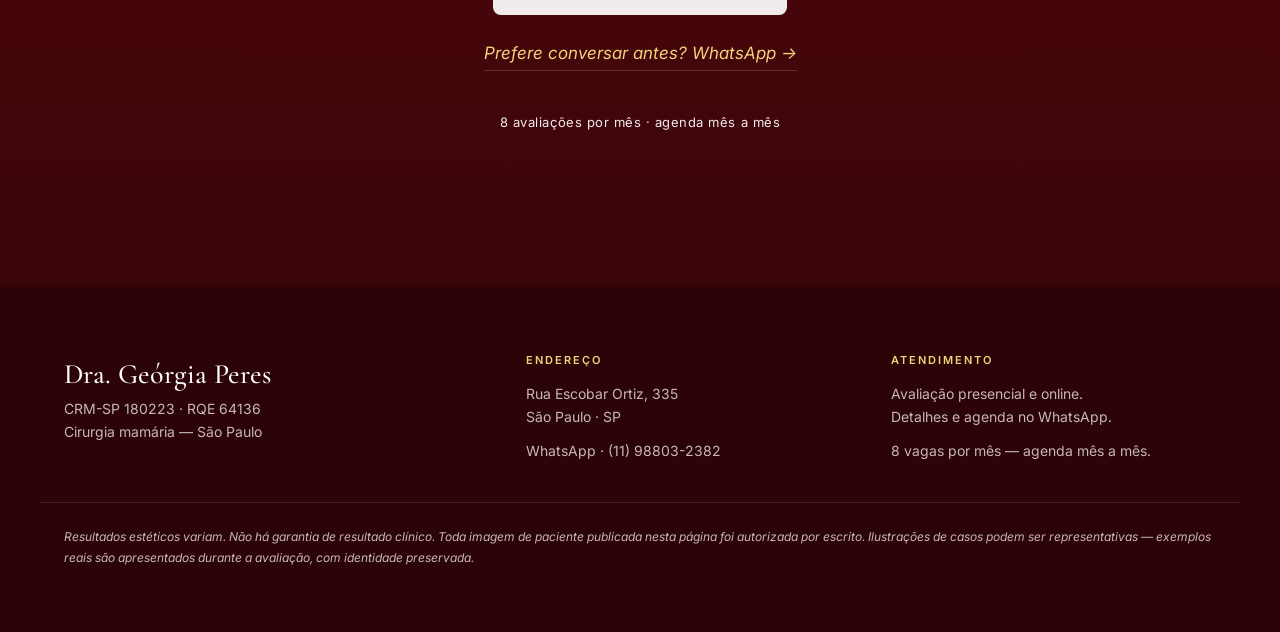
<file: mamas/index.html>
<!doctype html>
<html lang="pt-BR">
<head>
<meta charset="utf-8">
<meta name="viewport" content="width=device-width,initial-scale=1">
<meta name="theme-color" content="#650810">
<meta name="description" content="Cirurgia de mama com colo natural, alto e firme — com ou sem prótese. Avaliação com a Dra. Geórgia Peres em São Paulo. CRM-SP 180223 · RQE 64136.">
<meta property="og:title" content="Dra. Geórgia Peres — Cirurgia de mama natural, com ou sem prótese">
<meta property="og:description" content="Mama é a única coisa que eu opero. Especialista em colo natural com o Mapa IPC.">
<meta property="og:type" content="website">
<title>Dra. Geórgia Peres · Cirurgia de mama natural — com ou sem prótese</title>
<link rel="stylesheet" href="styles.css">
<link rel="preconnect" href="https://fonts.googleapis.com">
<link rel="preconnect" href="https://fonts.gstatic.com" crossorigin>
</head>
<body>

<a class="skip-link" href="#main">Pular para o conteúdo</a>

<header class="site-header">
  <div class="container site-header__inner">
    <a class="site-header__brand" href="../" aria-label="Dra. Geórgia Peres — início">
      <img class="site-header__brand-symbol" src="assets/logos/logo-georgia-symbol.svg" alt="" aria-hidden="true">
      <img class="site-header__brand-wordmark" src="assets/logos/logo-georgia-wordmark.svg" alt="Dra. Geórgia Peres">
    </a>
    <div class="site-header__cta">
      <a class="btn btn--primary" href="#avaliacao">Quero minha avaliação <span class="btn-arrow" aria-hidden="true">→</span></a>
    </div>
  </div>
</header>

<main id="main">

<!-- ============================================================ S1 HERO -->
<section class="hero" aria-labelledby="hero-h1">
  <div class="container hero__grid">
    <div class="hero__copy reveal">
      <p class="dg-overline">Cirurgia de mama · São Paulo · Dra. Geórgia Peres</p>
      <h1 id="hero-h1" class="dg-h1 hero__h1">
        Você merece tirar a roupa de <em>luz acesa</em>.
      </h1>
      <p class="hero__sub">
        Cirurgia de mama com colo natural, alto e firme — com ou sem prótese. Quem decide é o seu corpo, não um catálogo.
      </p>
      <div class="hero__ctas">
        <a class="btn btn--primary btn--xl" href="#avaliacao">Quero minha avaliação <span class="btn-arrow" aria-hidden="true">→</span></a>
        <a class="btn btn--ghost" href="#regua">Como funciona</a>
      </div>
      <div class="hero__trust">
        <span><span class="dot" aria-hidden="true"></span>Avaliação presencial e online</span>
        <span><span class="dot" aria-hidden="true"></span>O valor vira crédito na sua cirurgia</span>
        <span><span class="dot" aria-hidden="true"></span>8 vagas por mês</span>
      </div>
    </div>
    <figure class="hero__photo reveal" aria-hidden="true">
      <img src="assets/photos/ensaio-ia-05-bordo-poltrona.png" alt="" loading="eager" width="640" height="800">
    </figure>
  </div>
</section>

<!-- ===================================================== S2 IDENTIFICAÇÃO -->
<section class="section section--paper mirror" aria-labelledby="mirror-h2">
  <div class="container">
    <hr class="divider-gold" aria-hidden="true">
    <h2 id="mirror-h2" class="dg-h2 mirror__h2 reveal">Se você se reconhece aqui, continua lendo.</h2>
    <ul class="mirror__lines">
      <li class="reveal">Você troca de roupa de costas pro espelho.</li>
      <li class="reveal">Apaga a luz antes do sutiã sair.</li>
      <li class="reveal">Já encheu duas gavetas de bojo, fita, top com aro.</li>
      <li class="reveal">Corta foto do ombro pra cima — sempre.</li>
      <li class="reveal">Adiou biquíni esse verão. E o passado. E o anterior.</li>
      <li class="reveal">Já pesquisou cirurgia. Saiu mais perdida do que entrou.</li>
      <li class="reveal">Tem medo de prótese. E medo igual de não fazer nada.</li>
    </ul>
    <p class="mirror__turn reveal">Não é vaidade. <strong>É você querendo se ver de novo.</strong></p>
    <div style="text-align:center;">
      <a class="btn btn--primary btn--xl" href="#avaliacao">Quero minha avaliação <span class="btn-arrow" aria-hidden="true">→</span></a>
    </div>
  </div>
</section>

<!-- ========================================================= S3 PROMESSA -->
<section class="section section--bordo on-bordo promise" aria-labelledby="promise-h2">
  <div class="container">
    <hr class="divider-gold" aria-hidden="true">
    <h2 id="promise-h2" class="visually-hidden" style="position:absolute;left:-9999px;">Imagine assim</h2>
    <span class="promise__anchor reveal">Imagine assim.</span>
    <div class="promise__lines">
      <p class="reveal">Você sai do banho.</p>
      <p class="reveal">O espelho devolve um peito que sustenta sozinho. Colo alto. Decote presente.</p>
      <p class="reveal">Vestido sem bojo cai. Biquíni cai. Camisola cai.</p>
      <p class="reveal">Você não ajusta nada antes de abrir a porta.</p>
      <p class="reveal">Quando alguém olha, você sustenta o olhar.</p>
      <p class="reveal">Quando você se despe, a luz fica acesa.</p>
    </div>
    <p class="promise__cta-line reveal">Esse é o trabalho da Dra. Geórgia. Devolver isso pra você.</p>
  </div>
</section>

<!-- ====================================================== S4 ESPECIALISTA -->
<section class="section section--paper" aria-labelledby="specialist-h2">
  <div class="container specialist__grid">
    <figure class="specialist__photo reveal" aria-hidden="true">
      <img src="assets/photos/ensaio-ia-03-vinho.png" alt="" loading="lazy" width="540" height="675">
    </figure>
    <div class="specialist__copy reveal">
      <p class="dg-overline">A especialista</p>
      <h2 id="specialist-h2" class="dg-h2 specialist__h2">Mamas naturais. <em class="dg-italic">É isso que eu faço.</em></h2>
      <p>A maioria dos cirurgiões plásticos opera tudo: rosto, abdômen, lipo, mama.</p>
      <p>Eu escolhi um caminho diferente.</p>
      <p><strong>Mama é a minha especialidade.</strong></p>
      <p>Foi por isso que percebi cedo o que o mercado faz errado: vende peito por tamanho de prótese. Por número. Por modismo. Antes de olhar pro <strong>decote</strong> que a paciente quer.</p>
      <p>Eu inverti a ordem.</p>
      <p><strong>Primeiro a gente desenha o seu decote. Depois — e só se fizer sentido — a gente decide a técnica.</strong></p>
      <p>Às vezes o seu próprio tecido entrega o resultado, sem prótese. Às vezes a prótese é a melhor escolha — e aí ela é calibrada pra ficar natural, não pra parecer prótese.</p>
      <p>A pergunta nunca é <em>"quantos ml?"</em>. A pergunta é <em>"qual decote você quer?"</em>.</p>
      <div class="specialist__signature">
        <span class="name">Dra. Geórgia Peres</span>
        <span class="crm">CRM-SP 180223 · RQE 64136 · Cirurgiã plástica · cirurgia mamária</span>
      </div>
    </div>
  </div>
</section>

<!-- ============================================== S5 COM OU SEM PRÓTESE -->
<section class="section section--ivory" aria-labelledby="paths-h2">
  <div class="container">
    <hr class="divider-gold" aria-hidden="true">
    <p class="dg-overline" style="text-align:center;margin-bottom:16px;">Os dois caminhos</p>
    <h2 id="paths-h2" class="dg-h2 paths__h2 reveal">Com prótese ou sem prótese? <em class="dg-italic">Você vai saber.</em></h2>
    <p class="paths__lead reveal">Na sua avaliação, você vê <strong>os dois caminhos lado a lado</strong>, com fotos e plano. E escolhe sabendo o que cada um entrega.</p>
    <div class="paths__grid">
      <article class="path-card reveal">
        <span class="path-card__diamond" aria-hidden="true"></span>
        <h3>Sem prótese</h3>
        <p class="lead">Pra quem o próprio tecido tem como entregar o decote.</p>
        <p>Eu reposiciono, sustento e preencho com o que já é seu.</p>
        <p class="result">Resultado: colo alto, natural, <strong>zero corpo estranho</strong>.</p>
        <p class="indication"><strong>Indicada quando:</strong> o seu seio tem volume, mas está mal posicionado ou caído.</p>
      </article>
      <article class="path-card reveal">
        <span class="path-card__diamond" aria-hidden="true"></span>
        <h3>Com prótese calibrada</h3>
        <p class="lead">Pra quem precisa de preenchimento que o tecido sozinho não dá.</p>
        <p>A prótese é escolhida pelo desenho do decote — não pelo tamanho.</p>
        <p class="result">Resultado: colo cheio, transição natural, <strong>sem cara de plástico</strong>.</p>
        <p class="indication"><strong>Indicada quando:</strong> tem vazio no colo que só preenchimento estrutural resolve.</p>
      </article>
    </div>
    <p class="paths__close reveal">Em qualquer dos dois caminhos, o objetivo é o mesmo: decote bonito, natural, que dura.</p>
    <div class="paths__cta">
      <a class="btn btn--primary btn--xl" href="#avaliacao">Quero saber qual é o meu caso <span class="btn-arrow" aria-hidden="true">→</span></a>
    </div>
  </div>
</section>

<!-- ============================================================ S6 RÉGUA -->
<section class="section section--paper" id="regua" aria-labelledby="ruler-h2">
  <div class="container">
    <hr class="divider-gold" aria-hidden="true">
    <p class="dg-overline" style="text-align:center;margin-bottom:16px;">Mapa IPC</p>
    <h2 id="ruler-h2" class="dg-h2 ruler__h2 reveal">Existe uma régua pro seu decote. <em class="dg-italic">Ela vai de 0 a 5.</em></h2>
    <p class="ruler__lead reveal">
      <strong>IPC</strong> é como eu meço o quanto o seu colo preenche o seio numa foto a 45°.
      Quanto maior o número, mais cheio e natural é o decote. <strong>O alvo é 5.</strong>
    </p>
    <div class="ruler__cards" role="list">
      <!--
        Cada card tem o mesmo viewBox 80×80 com:
        - linha-alvo dourada pontilhada em y=46 (constante em todos)
        - 2 elipses (seios) cuja posição vertical sobe do IPC 0 ao 5
        - 2 mamilos (pontos cheios) que sobem junto
        Coordenadas extraídas do SVG editado no Excalidraw.
      -->
      <article class="ipc-card reveal" role="listitem">
        <span class="ipc-card__num">0</span>
        <svg class="ipc-card__sil" viewBox="0 0 80 80" aria-hidden="true">
          <line x1="6" y1="46" x2="74" y2="46" stroke="#C9A24A" stroke-width="0.8" stroke-dasharray="2 3" opacity="0.6"/>
          <ellipse cx="25" cy="52" rx="11" ry="18" fill="none" stroke="#A8806A" stroke-width="1.6"/>
          <ellipse cx="55" cy="52" rx="11" ry="18" fill="none" stroke="#A8806A" stroke-width="1.6"/>
          <circle cx="25" cy="60" r="2" fill="#A8806A"/>
          <circle cx="55" cy="60" r="2" fill="#A8806A"/>
        </svg>
        <span class="ipc-card__title">Vazio</span>
        <span class="ipc-card__desc">Sutiã não preenche.</span>
      </article>

      <article class="ipc-card reveal" role="listitem">
        <span class="ipc-card__num">1</span>
        <svg class="ipc-card__sil" viewBox="0 0 80 80" aria-hidden="true">
          <line x1="6" y1="46" x2="74" y2="46" stroke="#C9A24A" stroke-width="0.8" stroke-dasharray="2 3" opacity="0.6"/>
          <ellipse cx="25" cy="51.5" rx="14" ry="17" fill="none" stroke="#8C5C42" stroke-width="1.6"/>
          <ellipse cx="55" cy="51.5" rx="14" ry="17" fill="none" stroke="#8C5C42" stroke-width="1.6"/>
          <circle cx="25" cy="54.5" r="2.1" fill="#8C5C42"/>
          <circle cx="55" cy="54.5" r="2.1" fill="#8C5C42"/>
        </svg>
        <span class="ipc-card__title">Quase nada</span>
        <span class="ipc-card__desc">Decote inexistente.</span>
      </article>

      <article class="ipc-card reveal" role="listitem">
        <span class="ipc-card__num">2</span>
        <svg class="ipc-card__sil" viewBox="0 0 80 80" aria-hidden="true">
          <line x1="6" y1="46" x2="74" y2="46" stroke="#C9A24A" stroke-width="0.8" stroke-dasharray="2 3" opacity="0.6"/>
          <ellipse cx="25" cy="50" rx="15.5" ry="16.5" fill="none" stroke="#7A4F38" stroke-width="1.7"/>
          <ellipse cx="55" cy="50" rx="15.5" ry="16.5" fill="none" stroke="#7A4F38" stroke-width="1.7"/>
          <circle cx="25" cy="49" r="2.2" fill="#7A4F38"/>
          <circle cx="55" cy="49" r="2.2" fill="#7A4F38"/>
        </svg>
        <span class="ipc-card__title">Começo</span>
        <span class="ipc-card__desc">Falta sustentação.</span>
      </article>

      <article class="ipc-card reveal" role="listitem">
        <span class="ipc-card__num">3</span>
        <svg class="ipc-card__sil" viewBox="0 0 80 80" aria-hidden="true">
          <line x1="6" y1="46" x2="74" y2="46" stroke="#C9A24A" stroke-width="0.8" stroke-dasharray="2 3" opacity="0.6"/>
          <ellipse cx="25" cy="42" rx="17" ry="17" fill="none" stroke="#5A3825" stroke-width="1.8"/>
          <ellipse cx="55" cy="42" rx="17" ry="17" fill="none" stroke="#5A3825" stroke-width="1.8"/>
          <circle cx="25" cy="42" r="2.4" fill="#5A3825"/>
          <circle cx="55" cy="42" r="2.4" fill="#5A3825"/>
        </svg>
        <span class="ipc-card__title">Harmônico</span>
        <span class="ipc-card__desc">Sutiã enche.</span>
      </article>

      <article class="ipc-card reveal" role="listitem">
        <span class="ipc-card__num">4</span>
        <svg class="ipc-card__sil" viewBox="0 0 80 80" aria-hidden="true">
          <line x1="6" y1="46" x2="74" y2="46" stroke="#C9A24A" stroke-width="0.8" stroke-dasharray="2 3" opacity="0.6"/>
          <ellipse cx="25" cy="32" rx="18" ry="18" fill="none" stroke="#3E2417" stroke-width="2"/>
          <ellipse cx="55" cy="32" rx="18" ry="18" fill="none" stroke="#3E2417" stroke-width="2"/>
          <circle cx="25" cy="32" r="2.5" fill="#3E2417"/>
          <circle cx="55" cy="32" r="2.5" fill="#3E2417"/>
        </svg>
        <span class="ipc-card__title">Marcado</span>
        <span class="ipc-card__desc">Elegante.</span>
      </article>

      <article class="ipc-card ipc-card--target reveal" role="listitem" aria-label="IPC 5 — alvo">
        <span class="star" aria-hidden="true">★</span>
        <span class="ipc-card__num">5</span>
        <svg class="ipc-card__sil" viewBox="0 0 80 80" aria-hidden="true">
          <line x1="6" y1="46" x2="74" y2="46" stroke="#C9A24A" stroke-width="1" stroke-dasharray="2 3" opacity="0.85"/>
          <ellipse cx="25" cy="22" rx="19" ry="19" fill="none" stroke="#650810" stroke-width="2.4"/>
          <ellipse cx="55" cy="22" rx="19" ry="19" fill="none" stroke="#650810" stroke-width="2.4"/>
          <circle cx="25" cy="22" r="2.6" fill="#650810"/>
          <circle cx="55" cy="22" r="2.6" fill="#650810"/>
        </svg>
        <span class="ipc-card__title">Cheio natural</span>
        <span class="ipc-card__desc">É aqui que a gente quer chegar.</span>
      </article>
    </div>
    <p class="ruler__anchor reveal">Sua avaliação começa com uma pergunta simples: <strong>qual é o seu IPC hoje?</strong></p>
    <p class="ruler__post reveal">A partir daí, o plano se desenha.</p>
  </div>
</section>

<!-- ============================================================ S7 PROVA -->
<section class="section section--ivory" aria-labelledby="proof-h2">
  <div class="container">
    <hr class="divider-gold" aria-hidden="true">
    <h2 id="proof-h2" class="dg-h2 proof__h2 reveal">O que aconteceu com mulheres como você.</h2>

    <div class="proof__grid">
      <!-- Caso 1 -->
      <article class="case-card reveal">
        <div class="case-card__media">
          <div class="ba">
            <span class="ba__label">Antes</span>
            <img src="assets/photos/casos/caso-01-antes.jpg" alt="" loading="lazy">
          </div>
          <div class="ba ba--after">
            <span class="ba__label">Depois</span>
            <img src="assets/photos/casos/caso-01-depois.jpg" alt="" loading="lazy">
          </div>
        </div>
        <div class="case-card__body">
          <span class="case-card__tag">Caso 1 · Sem prótese</span>
          <span class="case-card__metrics">IPC 1 <span class="arrow">→</span> <span class="target">IPC 5</span> <span class="dg-meta" style="display:block;font-family:var(--font-body);letter-spacing:0.04em;font-size:11px;margin-top:4px;">Pós-amamentação · 90 dias</span></span>
          <p class="case-card__quote">Eu não sabia que dava pra ter esse colo sem prótese. A Dra. me mostrou que o meu próprio tecido tinha o que precisava.</p>
          <span class="case-card__author">— 34 anos · pós-amamentação</span>
        </div>
      </article>

      <!-- Caso 2 -->
      <article class="case-card reveal">
        <div class="case-card__media">
          <div class="ba">
            <span class="ba__label">Antes</span>
            <img src="assets/photos/casos/caso-02-antes.jpg" alt="" loading="lazy">
          </div>
          <div class="ba ba--after">
            <span class="ba__label">Depois</span>
            <img src="assets/photos/casos/caso-02-depois.jpg" alt="" loading="lazy">
          </div>
        </div>
        <div class="case-card__body">
          <span class="case-card__tag">Caso 2 · Com prótese</span>
          <span class="case-card__metrics">IPC 0 <span class="arrow">→</span> <span class="target">IPC 5</span> <span class="dg-meta" style="display:block;font-family:var(--font-body);letter-spacing:0.04em;font-size:11px;margin-top:4px;">Primeira cirurgia · 90 dias</span></span>
          <p class="case-card__quote">Cheguei pedindo prótese grande. Saí com uma prótese menor — e o decote dos meus sonhos. Era o desenho que faltava, não o tamanho.</p>
          <span class="case-card__author">— 41 anos · primeira cirurgia</span>
        </div>
      </article>

      <!-- Caso 3 — corpo curvy, mastopexia + redução -->
      <article class="case-card reveal">
        <div class="case-card__media">
          <div class="ba">
            <span class="ba__label">Antes</span>
            <img src="assets/photos/casos/caso-03-antes.jpg" alt="" loading="lazy">
          </div>
          <div class="ba ba--after">
            <span class="ba__label">Depois</span>
            <img src="assets/photos/casos/caso-03-depois.jpg" alt="" loading="lazy">
          </div>
        </div>
        <div class="case-card__body">
          <span class="case-card__tag">Caso 3 · Mastopexia + ajuste</span>
          <span class="case-card__metrics">IPC 1 <span class="arrow">→</span> <span class="target">IPC 5</span> <span class="dg-meta" style="display:block;font-family:var(--font-body);letter-spacing:0.04em;font-size:11px;margin-top:4px;">Dois filhos · 90 dias</span></span>
          <p class="case-card__quote">Eu tinha medo de cicatriz. A Dra. me mostrou foto de cicatriz dela em 90 dias. Foi a primeira vez que senti que decidi sem ser empurrada.</p>
          <span class="case-card__author">— 38 anos · dois filhos</span>
        </div>
      </article>
    </div>

    <p class="proof__post">Fotos com IPC em 90 dias, não em 7. Resultado de verdade — não inchaço.</p>
  </div>
</section>

<!-- ====================================================== S8 O QUE MUDA -->
<section class="section section--paper" aria-labelledby="changes-h2">
  <div class="container">
    <hr class="divider-gold" aria-hidden="true">
    <h2 id="changes-h2" class="dg-h2 changes__h2 reveal">O que elas dizem depois.</h2>
    <div class="changes__grid">
      <article class="change-card reveal">
        <p class="change-card__quote">Voltei a usar biquíni depois de 8 anos.</p>
        <span class="change-card__author">M., 36</span>
      </article>
      <article class="change-card reveal">
        <p class="change-card__quote">Meu marido perguntou o que eu tinha feito. Eu respondi: <em>"eu preencho meu sutiã agora."</em></p>
        <span class="change-card__author">C., 43</span>
      </article>
      <article class="change-card reveal">
        <p class="change-card__quote">Parei de cortar foto do ombro pra cima.</p>
        <span class="change-card__author">L., 39</span>
      </article>
      <article class="change-card reveal">
        <p class="change-card__quote">Tomei a decisão sem pressão. Foi a primeira vez.</p>
        <span class="change-card__author">A., 31</span>
      </article>
    </div>
  </div>
</section>

<!-- =================================================== S9 OFERTA + FAQ -->
<section class="section section--bordo on-bordo offer" id="avaliacao" aria-labelledby="offer-h2">
  <div class="container offer__inner">
    <hr class="divider-gold" aria-hidden="true">
    <h2 id="offer-h2" class="dg-h2 offer__h2">A consulta que define o seu plano.</h2>
    <p class="offer__lead">
      Não é uma consulta de 15 minutos. São <strong>90 minutos</strong> com a Dra. Geórgia onde você sai com:
    </p>

    <ul class="value-stack">
      <li><span><strong>O seu IPC hoje</strong> — medido em foto, com plano visual sobre o seu corpo.</span></li>
      <li><span><strong>Os dois caminhos comparados</strong> — com prótese e sem prótese, lado a lado.</span></li>
      <li><span><strong>O plano dos 90 dias</strong> — o que esperar em cada fase.</span></li>
      <li><span><strong>Orçamento por cenário</strong> — sem surpresa.</span></li>
      <li><span><strong>Decisão sua</strong> — sem pressão, sem empurrão.</span></li>
    </ul>

    <div class="invest">
      <p class="invest__price">Avaliação <em>presencial</em> ou <em>online</em></p>
      <p class="invest__credit">O valor da avaliação vira crédito na sua cirurgia, em até 90 dias. Detalhes no WhatsApp.</p>
    </div>

    <div class="faq">
      <h3>Perguntas que travam decisão</h3>
      <div class="faq__item" aria-expanded="false">
        <button type="button" class="faq__q" aria-controls="faq-1">
          <span>Vou ser obrigada a colocar prótese?</span>
          <span class="faq__icon" aria-hidden="true">+</span>
        </button>
        <div class="faq__a" id="faq-1"><div><p>Não. Muitas pacientes saem daqui com colo alto sem prótese. O Mapa IPC mostra qual é o seu caso.</p></div></div>
      </div>
      <div class="faq__item" aria-expanded="false">
        <button type="button" class="faq__q" aria-controls="faq-2">
          <span>Vai ficar com cara de plástico?</span>
          <span class="faq__icon" aria-hidden="true">+</span>
        </button>
        <div class="faq__a" id="faq-2"><div><p>Não, se a prótese for escolhida pelo desenho do decote — não pelo tamanho. Eu mostro casos de IPC 5 natural na avaliação.</p></div></div>
      </div>
      <div class="faq__item" aria-expanded="false">
        <button type="button" class="faq__q" aria-controls="faq-3">
          <span>E a cicatriz?</span>
          <span class="faq__icon" aria-hidden="true">+</span>
        </button>
        <div class="faq__a" id="faq-3"><div><p>Cicatriz é uma troca real. Na avaliação você vê <strong>fotos minhas em 90 dias</strong> e decide com a informação completa.</p></div></div>
      </div>
    </div>

    <div class="offer__final-cta">
      <a class="btn btn--primary-on-bordo btn--xl" href="https://wa.me/5511988032382?text=Oi%20Dra.%20Ge%C3%B3rgia%2C%20quero%20agendar%20minha%20avalia%C3%A7%C3%A3o." target="_blank" rel="noopener">
        Quero minha avaliação <span class="btn-arrow" aria-hidden="true">→</span>
      </a>
      <a class="offer__whatsapp" href="https://wa.me/5511988032382?text=Oi%20Dra.%20Ge%C3%B3rgia%2C%20queria%20conversar%20antes." target="_blank" rel="noopener">
        Prefere conversar antes? WhatsApp →
      </a>
      <p class="offer__scarcity">8 avaliações por mês · agenda mês a mês</p>
    </div>
  </div>
</section>

</main>

<!-- =========================================================== FOOTER -->
<footer class="site-footer">
  <div class="container site-footer__grid">
    <div>
      <span class="name">Dra. Geórgia Peres</span>
      <p class="crm">CRM-SP 180223 · RQE 64136</p>
      <p>Cirurgia mamária — São Paulo</p>
    </div>
    <div>
      <h4>Endereço</h4>
      <p>Rua Escobar Ortiz, 335<br>São Paulo · SP</p>
      <p style="margin-top:12px;">
        <a href="https://wa.me/5511988032382" target="_blank" rel="noopener">WhatsApp · (11) 98803-2382</a>
      </p>
    </div>
    <div>
      <h4>Atendimento</h4>
      <p>Avaliação presencial e online.<br>Detalhes e agenda no WhatsApp.</p>
      <p style="margin-top:12px;">8 vagas por mês — agenda mês a mês.</p>
    </div>
  </div>
  <div class="container site-footer__legal">
    <em>Resultados estéticos variam. Não há garantia de resultado clínico. Toda imagem de paciente publicada nesta página foi autorizada por escrito. Ilustrações de casos podem ser representativas — exemplos reais são apresentados durante a avaliação, com identidade preservada.</em>
  </div>
</footer>

<a class="whatsapp-float" href="https://wa.me/5511988032382?text=Oi%20Dra.%20Ge%C3%B3rgia%2C%20vim%20do%20site." target="_blank" rel="noopener" aria-label="Conversar no WhatsApp com a Dra. Geórgia">
  <svg viewBox="0 0 32 32" fill="currentColor" aria-hidden="true">
    <path d="M16.04 3C9.4 3 4 8.4 4 15.04c0 2.36.69 4.66 1.99 6.65L4 29l7.49-1.96a12.04 12.04 0 0 0 4.55.9h.01c6.64 0 12.04-5.4 12.04-12.04S22.69 3 16.04 3zm0 22.06c-1.41 0-2.79-.37-4-1.07l-.29-.17-4.45 1.16 1.19-4.33-.19-.31a9.94 9.94 0 0 1-1.55-5.32c0-5.49 4.47-9.96 9.97-9.96 2.66 0 5.16 1.04 7.04 2.92a9.9 9.9 0 0 1 2.92 7.04c0 5.5-4.47 9.97-9.97 9.97zm5.46-7.45c-.3-.15-1.78-.88-2.06-.98-.28-.1-.48-.15-.68.15-.2.3-.78.98-.95 1.18-.18.2-.35.22-.65.07-.3-.15-1.27-.47-2.42-1.49-.9-.8-1.5-1.78-1.68-2.08-.18-.3-.02-.46.13-.61.13-.13.3-.35.45-.52.15-.18.2-.3.3-.5.1-.2.05-.38-.03-.53-.07-.15-.68-1.63-.93-2.23-.24-.58-.49-.5-.68-.51l-.58-.01c-.2 0-.53.07-.8.38-.28.3-1.05 1.02-1.05 2.49s1.07 2.89 1.22 3.09c.15.2 2.11 3.22 5.13 4.51.72.31 1.28.5 1.71.64.72.23 1.37.2 1.89.12.58-.09 1.78-.73 2.03-1.43.25-.7.25-1.3.18-1.43-.07-.13-.27-.2-.57-.35z"/>
  </svg>
</a>

<script>
  // FAQ accordion
  document.querySelectorAll('.faq__item').forEach(item => {
    const btn = item.querySelector('.faq__q');
    btn.addEventListener('click', () => {
      const isOpen = item.getAttribute('aria-expanded') === 'true';
      item.setAttribute('aria-expanded', String(!isOpen));
    });
  });

  // Reveal on scroll (respeita reduced-motion)
  const reduced = window.matchMedia('(prefers-reduced-motion: reduce)').matches;
  if (reduced) {
    document.querySelectorAll('.reveal').forEach(el => el.classList.add('is-visible'));
  } else if ('IntersectionObserver' in window) {
    const io = new IntersectionObserver((entries) => {
      entries.forEach(e => {
        if (e.isIntersecting) { e.target.classList.add('is-visible'); io.unobserve(e.target); }
      });
    }, { threshold: 0.12, rootMargin: '0px 0px -8% 0px' });
    document.querySelectorAll('.reveal').forEach(el => io.observe(el));
  } else {
    document.querySelectorAll('.reveal').forEach(el => el.classList.add('is-visible'));
  }
</script>

</body>
</html>
</file>
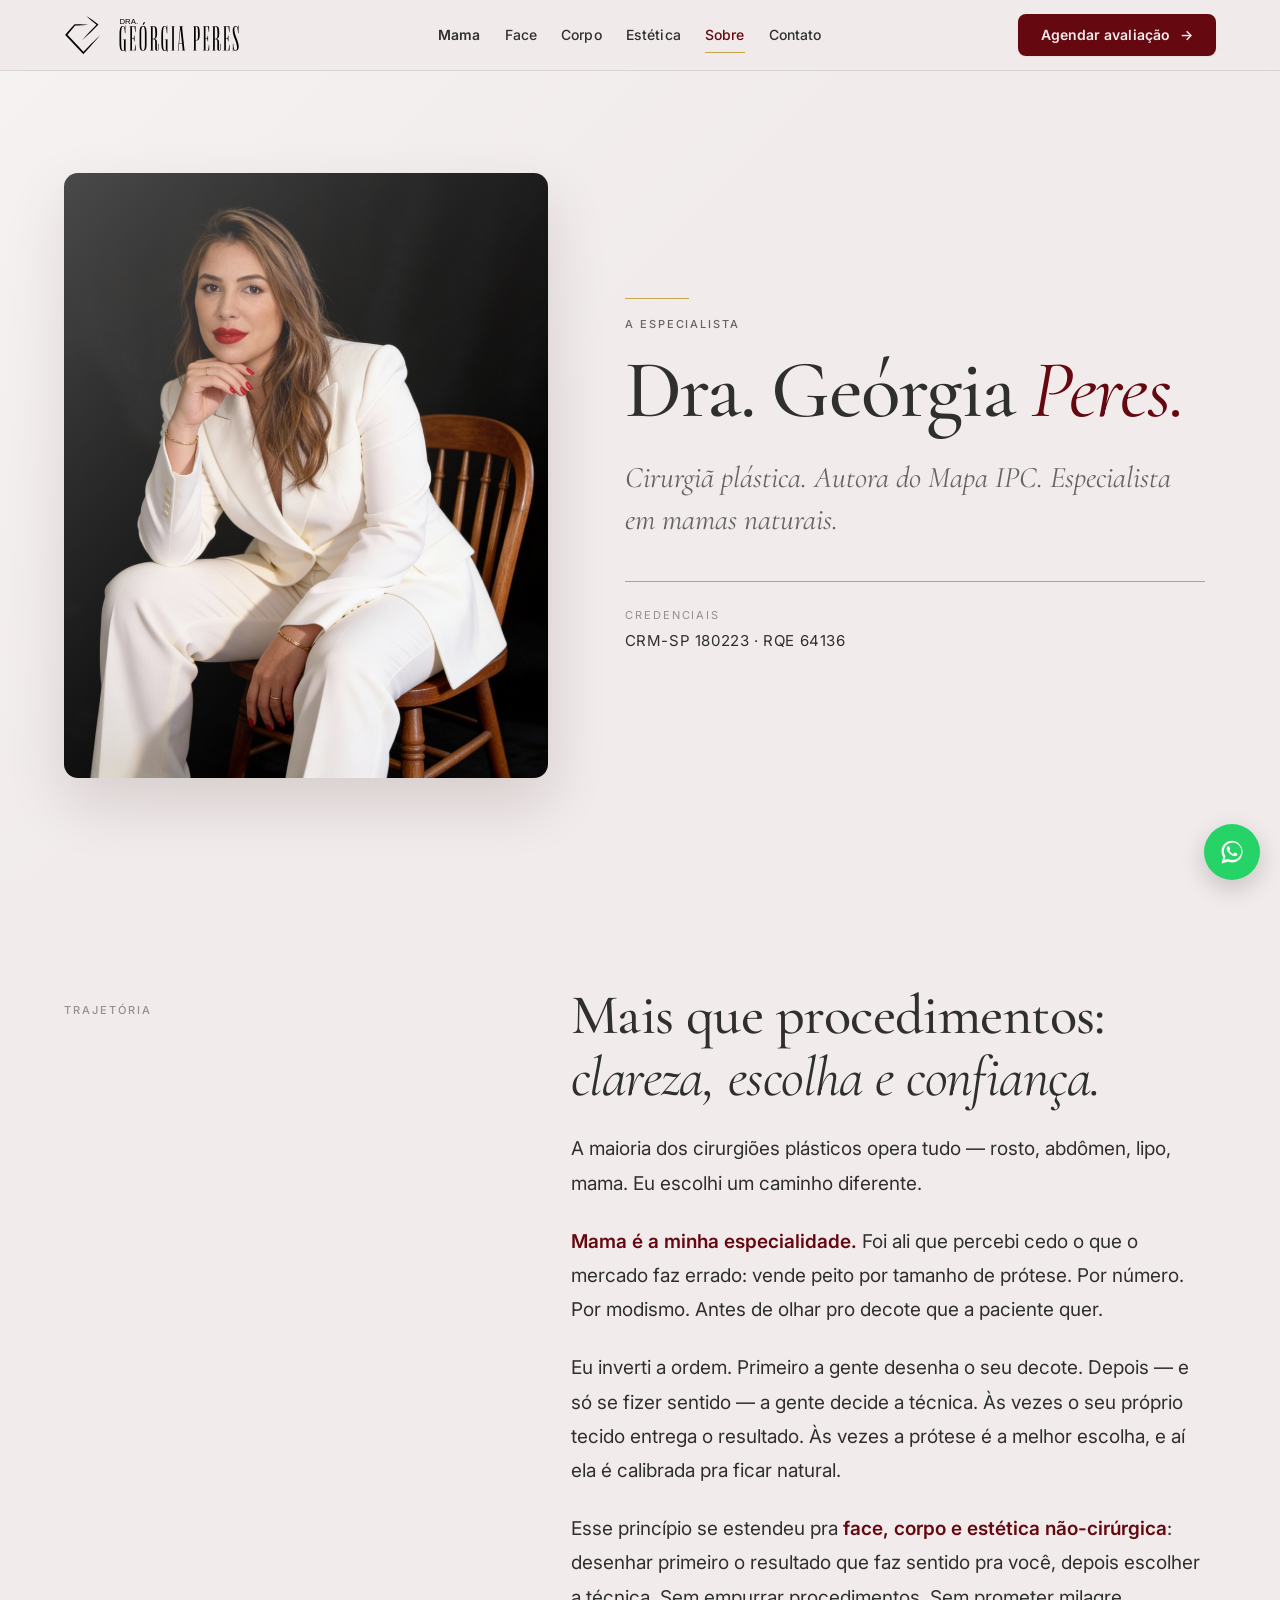
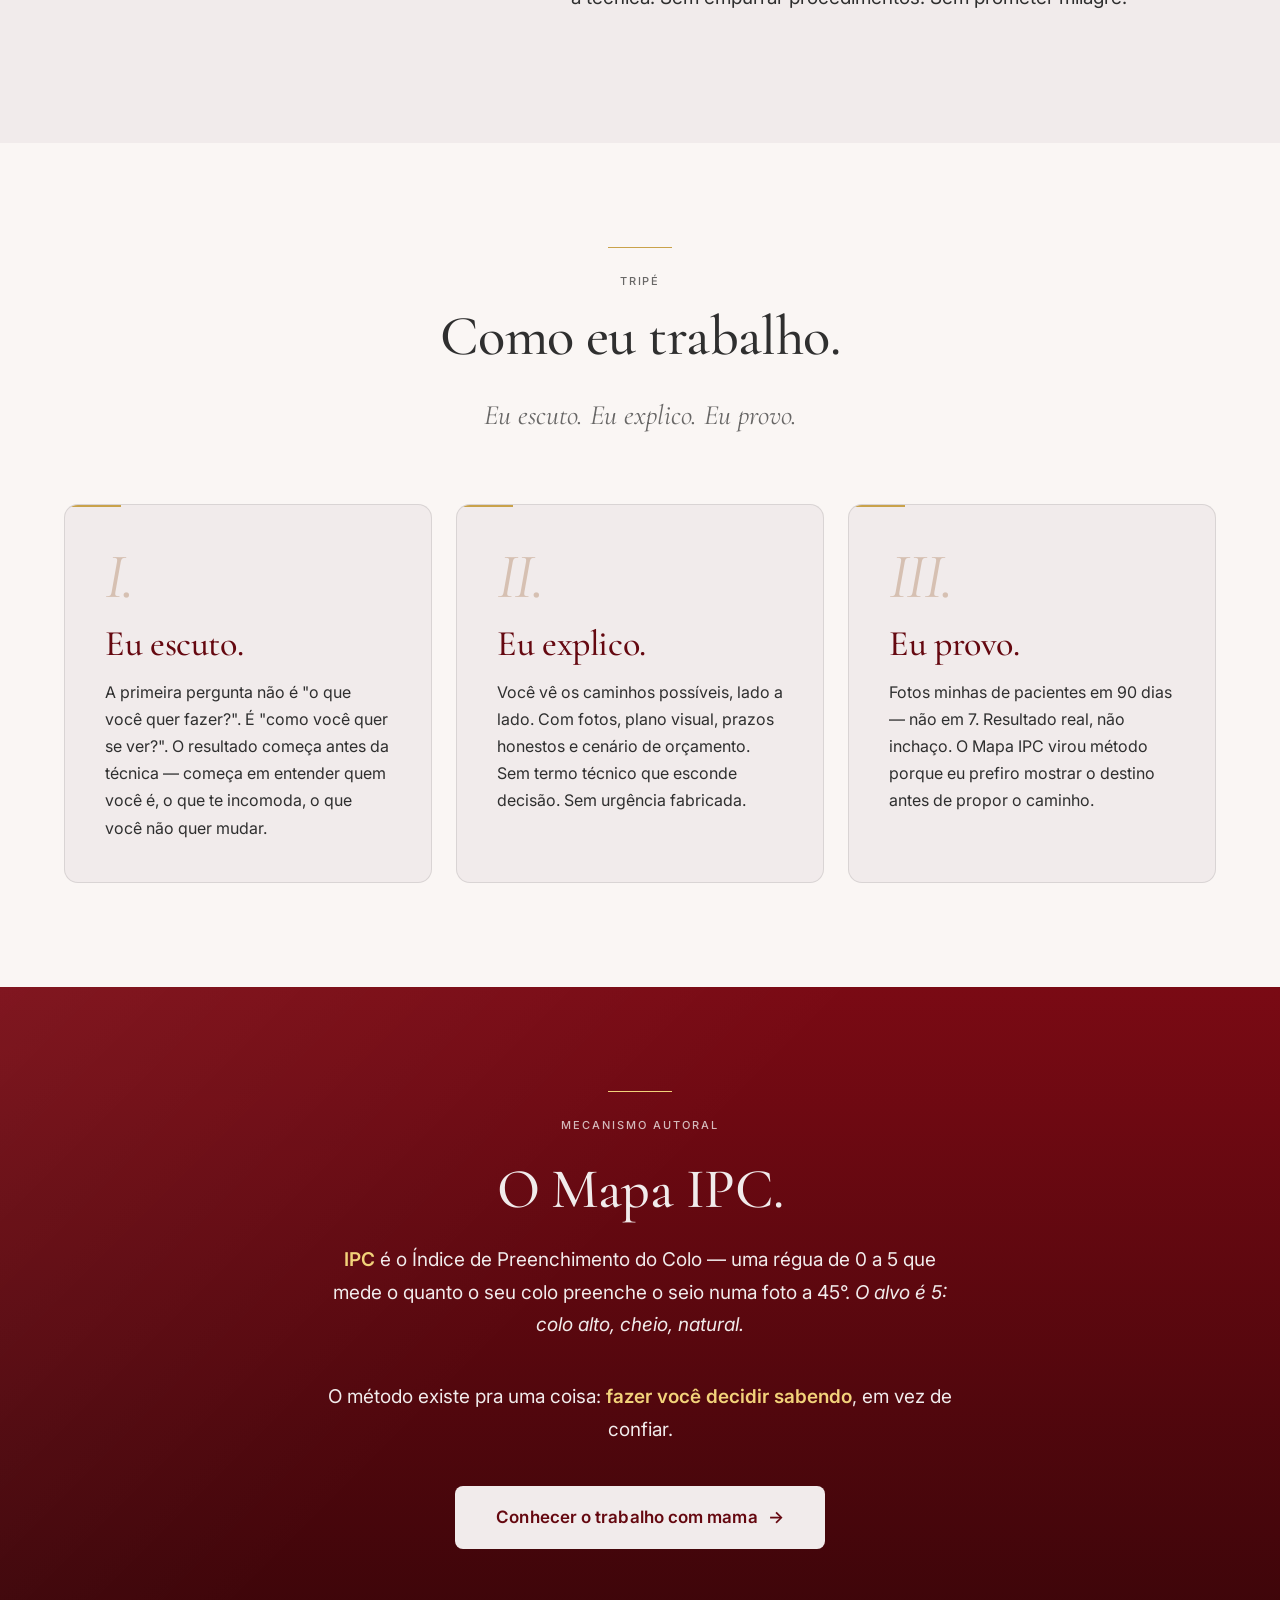
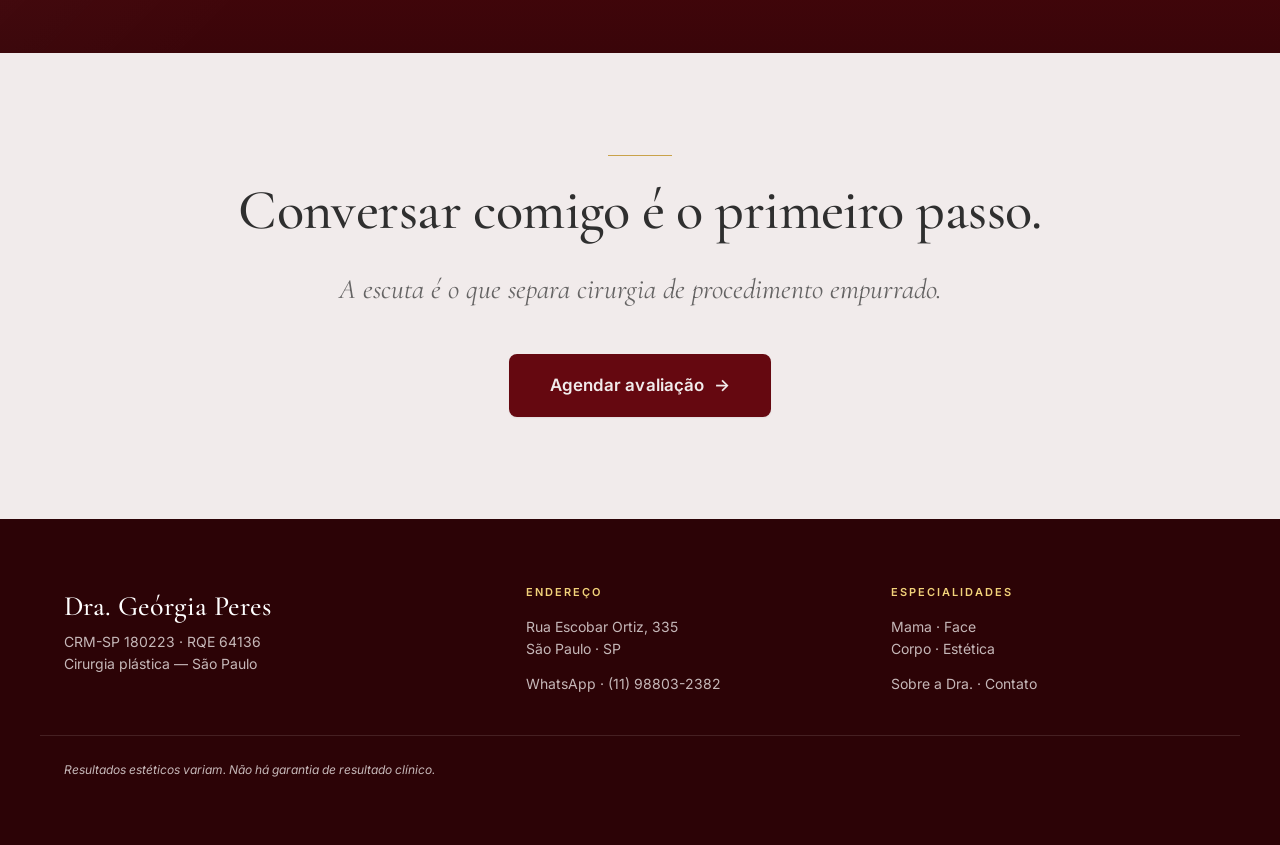
<file: sobre/index.html>
<!doctype html>
<html lang="pt-BR">
<head>
<meta charset="utf-8">
<meta name="viewport" content="width=device-width,initial-scale=1">
<meta name="theme-color" content="#650810">
<meta name="description" content="Dra. Geórgia Peres — cirurgiã plástica em São Paulo. Autora do Mapa IPC. CRM-SP 180223 · RQE 64136.">
<meta property="og:title" content="Sobre a Dra. Geórgia Peres">
<meta property="og:description" content="Eu escuto. Eu explico. Eu provo.">
<meta property="og:image" content="../assets/photos/ensaio-ia-04.png">
<title>Sobre a Dra. Geórgia Peres · Cirurgia plástica</title>
<link rel="preconnect" href="https://fonts.googleapis.com">
<link rel="preconnect" href="https://fonts.gstatic.com" crossorigin>
<link rel="stylesheet" href="../assets/css/tokens.css">
<link rel="stylesheet" href="../assets/css/base.css">
<link rel="stylesheet" href="../assets/css/components.css">
<style>
  .sobre-hero {
    background: var(--bg-paper);
    padding-block: clamp(56px, 8vw, 120px);
    position: relative;
    overflow: hidden;
  }
  .sobre-hero::before {
    content: "";
    position: absolute; inset: 0;
    background: var(--light-window);
    pointer-events: none;
  }
  .sobre-hero__grid {
    display: grid;
    grid-template-columns: 0.9fr 1.1fr;
    gap: clamp(40px, 6vw, 96px);
    align-items: center;
  }
  .sobre-hero__photo {
    border-radius: var(--r-lg);
    overflow: hidden;
    aspect-ratio: 4/5;
    box-shadow: var(--shadow-lg);
  }
  .sobre-hero__photo img { width: 100%; height: 100%; object-fit: cover; }
  .sobre-hero__copy { max-width: 580px; }
  .sobre-hero__name {
    font-family: var(--font-display);
    font-weight: 500;
    font-size: clamp(48px, 6.4vw, 84px);
    line-height: 1.02;
    letter-spacing: -0.02em;
    margin-block: var(--sp-2) var(--sp-3);
    color: var(--fg-1);
  }
  .sobre-hero__name em { font-style: italic; color: var(--accent); }
  .sobre-hero__tagline {
    font-family: var(--font-display);
    font-style: italic;
    font-size: clamp(22px, 2.4vw, 30px);
    color: var(--fg-2);
    margin-bottom: var(--sp-5);
    line-height: 1.4;
  }
  .sobre-hero__crm {
    border-top: 1px solid var(--gold);
    padding-top: var(--sp-3);
    margin-top: var(--sp-3);
    display: grid;
    gap: 4px;
  }
  .sobre-hero__crm .label {
    font-family: var(--font-body);
    font-size: 11px;
    letter-spacing: 0.18em;
    text-transform: uppercase;
    color: var(--fg-3);
  }
  .sobre-hero__crm .value {
    font-size: 15px;
    color: var(--fg-1);
    letter-spacing: 0.04em;
  }
  @media (max-width: 900px) {
    .sobre-hero__grid { grid-template-columns: 1fr; }
    .sobre-hero__photo { max-width: 460px; margin-inline: auto; }
  }

  /* Tripé "Eu escuto. Eu explico. Eu provo." */
  .triade {
    background: var(--bg-card);
  }
  .triade__h2 { text-align: center; margin-bottom: var(--sp-3); }
  .triade__lead {
    text-align: center;
    font-family: var(--font-display);
    font-style: italic;
    font-size: clamp(22px, 2.4vw, 28px);
    color: var(--fg-2);
    max-width: 720px;
    margin: 0 auto var(--sp-8);
  }
  .triade__grid {
    display: grid;
    grid-template-columns: repeat(3, 1fr);
    gap: var(--sp-3);
  }
  @media (max-width: 800px) { .triade__grid { grid-template-columns: 1fr; max-width: 520px; margin-inline: auto; } }
  .triade-card {
    background: var(--bg-paper);
    border: 1px solid var(--rule-soft);
    border-radius: var(--r-lg);
    padding: clamp(28px, 3.2vw, 40px);
    display: flex;
    flex-direction: column;
    gap: var(--sp-2);
    position: relative;
    overflow: hidden;
  }
  .triade-card::before {
    content: "";
    position: absolute;
    top: 0; left: 0;
    width: 56px; height: 2px;
    background: var(--gold);
  }
  .triade-card__num {
    font-family: var(--font-display);
    font-style: italic;
    font-size: 64px;
    line-height: 1;
    color: var(--dg-nude);
    letter-spacing: -0.04em;
  }
  .triade-card__title {
    font-family: var(--font-display);
    font-size: 36px;
    font-weight: 500;
    line-height: 1.05;
    color: var(--accent);
    letter-spacing: -0.01em;
  }
  .triade-card__body {
    color: var(--fg-1);
    line-height: 1.7;
    font-size: 16px;
  }

  /* Mapa IPC menção (fundo bordô vem de .section--bordo, NÃO sobrescrever) */
  .ipc-mention__inner {
    max-width: 880px;
    margin: 0 auto;
    text-align: center;
  }
  .ipc-mention__h2 {
    margin-block: var(--sp-3) var(--sp-3);
  }
  .ipc-mention__lead {
    font-size: var(--t-body-lg);
    color: var(--fg-2);
    max-width: 640px;
    margin: 0 auto var(--sp-5);
    line-height: 1.7;
  }
  .ipc-mention__lead strong { color: var(--dg-ouro-claro); font-weight: 600; }

  /* Bio */
  .bio {
    background: var(--bg-paper);
  }
  .bio__grid {
    display: grid;
    grid-template-columns: 0.4fr 0.6fr;
    gap: clamp(40px, 6vw, 88px);
    align-items: start;
  }
  .bio__label {
    font-family: var(--font-body);
    font-size: 11px;
    font-weight: 500;
    letter-spacing: 0.18em;
    text-transform: uppercase;
    color: var(--fg-3);
    padding-top: 16px;
  }
  .bio__copy { max-width: 640px; }
  .bio__copy p {
    margin-bottom: var(--sp-3);
    color: var(--fg-1);
    line-height: 1.8;
    font-size: var(--t-body-lg);
  }
  .bio__copy p strong { color: var(--accent); font-weight: 600; }
  .bio__copy p em { font-style: italic; color: var(--fg-2); }
  @media (max-width: 800px) {
    .bio__grid { grid-template-columns: 1fr; gap: var(--sp-3); }
  }
</style>
</head>
<body>

<a class="skip-link" href="#main">Pular para o conteúdo</a>

<!-- HEADER -->
<header class="site-header" id="site-header">
  <div class="container site-header__inner">
    <a class="site-header__brand" href="../" aria-label="Dra. Geórgia Peres — início">
      <img class="site-header__brand-symbol" src="../assets/logos/logo-georgia-symbol.svg" alt="" aria-hidden="true">
      <img class="site-header__brand-wordmark" src="../assets/logos/logo-georgia-wordmark.svg" alt="Dra. Geórgia Peres">
    </a>
    <nav class="site-header__nav" aria-label="Navegação principal">
      <a href="../mama/" class="is-featured">Mama</a>
      <a href="../face/">Face</a>
      <a href="../corpo/">Corpo</a>
      <a href="../estetica/">Estética</a>
      <a href="./" class="is-active">Sobre</a>
      <a href="../#contato">Contato</a>
    </nav>
    <div class="site-header__cta">
      <a class="btn btn--primary" href="https://wa.me/5511988032382?text=Oi%20Dra.%20Ge%C3%B3rgia%2C%20vim%20do%20site." target="_blank" rel="noopener">
        Agendar avaliação <span class="btn-arrow" aria-hidden="true">→</span>
      </a>
    </div>
    <button class="site-header__toggle" id="nav-toggle" aria-label="Abrir menu" aria-expanded="false">
      <svg viewBox="0 0 24 24" fill="none" stroke="currentColor" stroke-width="2" stroke-linecap="round" aria-hidden="true">
        <path d="M3 6h18M3 12h18M3 18h18"/>
      </svg>
    </button>
  </div>
  <div class="site-header__mobile">
    <nav aria-label="Navegação mobile">
      <a href="../mama/" class="is-featured">Mama</a>
      <a href="../face/">Face</a>
      <a href="../corpo/">Corpo</a>
      <a href="../estetica/">Estética</a>
      <a href="./">Sobre</a>
      <a href="../#contato">Contato</a>
    </nav>
    <a class="btn btn--primary" href="https://wa.me/5511988032382?text=Oi%20Dra.%20Ge%C3%B3rgia%2C%20vim%20do%20site." target="_blank" rel="noopener">
      Agendar avaliação <span class="btn-arrow" aria-hidden="true">→</span>
    </a>
  </div>
</header>

<main id="main">

<!-- HERO -->
<section class="sobre-hero" aria-labelledby="sobre-h1">
  <div class="container sobre-hero__grid">
    <figure class="sobre-hero__photo reveal" aria-hidden="true">
      <img src="../assets/photos/ensaio-ia-04.png" alt="" loading="eager">
    </figure>
    <div class="sobre-hero__copy reveal">
      <hr class="divider-gold" style="margin: 0 0 16px 0;" aria-hidden="true">
      <p class="dg-overline">A especialista</p>
      <h1 id="sobre-h1" class="sobre-hero__name">Dra. Geórgia <em class="dg-italic">Peres.</em></h1>
      <p class="sobre-hero__tagline">Cirurgiã plástica. Autora do Mapa IPC. Especialista em mamas naturais.</p>
      <div class="sobre-hero__crm">
        <span class="label">Credenciais</span>
        <span class="value">CRM-SP 180223 · RQE 64136</span>
      </div>
    </div>
  </div>
</section>

<!-- BIO -->
<section class="section bio" aria-labelledby="bio-h2">
  <div class="container bio__grid">
    <div class="bio__label">Trajetória</div>
    <div class="bio__copy reveal">
      <h2 id="bio-h2" class="dg-h2" style="margin-bottom: var(--sp-3);">Mais que procedimentos: <em class="dg-italic">clareza, escolha e confiança.</em></h2>
      <p>A maioria dos cirurgiões plásticos opera tudo — rosto, abdômen, lipo, mama. Eu escolhi um caminho diferente.</p>
      <p><strong>Mama é a minha especialidade.</strong> Foi ali que percebi cedo o que o mercado faz errado: vende peito por tamanho de prótese. Por número. Por modismo. Antes de olhar pro decote que a paciente quer.</p>
      <p>Eu inverti a ordem. Primeiro a gente desenha o seu decote. Depois — e só se fizer sentido — a gente decide a técnica. Às vezes o seu próprio tecido entrega o resultado. Às vezes a prótese é a melhor escolha, e aí ela é calibrada pra ficar natural.</p>
      <p>Esse princípio se estendeu pra <strong>face, corpo e estética não-cirúrgica</strong>: desenhar primeiro o resultado que faz sentido pra você, depois escolher a técnica. Sem empurrar procedimentos. Sem prometer milagre.</p>
    </div>
  </div>
</section>

<!-- TRIPÉ -->
<section class="section triade" aria-labelledby="triade-h2">
  <div class="container">
    <hr class="divider-gold" aria-hidden="true">
    <p class="dg-overline" style="text-align:center;margin-bottom:16px;">Tripé</p>
    <h2 id="triade-h2" class="dg-h2 triade__h2 reveal">Como eu trabalho.</h2>
    <p class="triade__lead reveal">Eu escuto. Eu explico. Eu provo.</p>
    <div class="triade__grid">
      <article class="triade-card reveal">
        <span class="triade-card__num">I.</span>
        <h3 class="triade-card__title">Eu escuto.</h3>
        <p class="triade-card__body">A primeira pergunta não é "o que você quer fazer?". É "como você quer se ver?". O resultado começa antes da técnica — começa em entender quem você é, o que te incomoda, o que você não quer mudar.</p>
      </article>
      <article class="triade-card reveal">
        <span class="triade-card__num">II.</span>
        <h3 class="triade-card__title">Eu explico.</h3>
        <p class="triade-card__body">Você vê os caminhos possíveis, lado a lado. Com fotos, plano visual, prazos honestos e cenário de orçamento. Sem termo técnico que esconde decisão. Sem urgência fabricada.</p>
      </article>
      <article class="triade-card reveal">
        <span class="triade-card__num">III.</span>
        <h3 class="triade-card__title">Eu provo.</h3>
        <p class="triade-card__body">Fotos minhas de pacientes em 90 dias — não em 7. Resultado real, não inchaço. O Mapa IPC virou método porque eu prefiro mostrar o destino antes de propor o caminho.</p>
      </article>
    </div>
  </div>
</section>

<!-- MAPA IPC -->
<section class="section section--bordo on-bordo ipc-mention" aria-labelledby="ipc-h2">
  <div class="container ipc-mention__inner">
    <hr class="divider-gold" aria-hidden="true">
    <p class="dg-overline">Mecanismo autoral</p>
    <h2 id="ipc-h2" class="dg-h2 ipc-mention__h2 reveal">O Mapa IPC.</h2>
    <p class="ipc-mention__lead reveal">
      <strong>IPC</strong> é o Índice de Preenchimento do Colo — uma régua de 0 a 5 que mede o quanto o seu colo preenche o seio numa foto a 45°. <em class="dg-italic">O alvo é 5: colo alto, cheio, natural.</em>
    </p>
    <p class="ipc-mention__lead reveal" style="margin-bottom: var(--sp-5);">
      O método existe pra uma coisa: <strong>fazer você decidir sabendo</strong>, em vez de confiar.
    </p>
    <a class="btn btn--primary-on-bordo btn--xl" href="../mama/">
      Conhecer o trabalho com mama <span class="btn-arrow" aria-hidden="true">→</span>
    </a>
  </div>
</section>

<!-- CTA STRIP -->
<section class="section section--paper" style="text-align:center; padding-block: clamp(64px, 8vw, 120px);" aria-labelledby="cta-h2">
  <div class="container">
    <hr class="divider-gold" aria-hidden="true">
    <h2 id="cta-h2" class="dg-h2" style="margin-bottom: var(--sp-3);">Conversar comigo é o primeiro passo.</h2>
    <p style="font-family: var(--font-display); font-style: italic; font-size: clamp(22px, 2.4vw, 28px); color: var(--fg-2); max-width: 640px; margin: 0 auto var(--sp-5);">
      A escuta é o que separa cirurgia de procedimento empurrado.
    </p>
    <a class="btn btn--primary btn--xl" href="https://wa.me/5511988032382?text=Oi%20Dra.%20Ge%C3%B3rgia%2C%20gostaria%20de%20agendar%20uma%20avalia%C3%A7%C3%A3o." target="_blank" rel="noopener">
      Agendar avaliação <span class="btn-arrow" aria-hidden="true">→</span>
    </a>
  </div>
</section>

</main>

<!-- FOOTER -->
<footer class="site-footer">
  <div class="container site-footer__grid">
    <div>
      <span class="name">Dra. Geórgia Peres</span>
      <p class="crm">CRM-SP 180223 · RQE 64136</p>
      <p>Cirurgia plástica — São Paulo</p>
    </div>
    <div>
      <h4>Endereço</h4>
      <p>Rua Escobar Ortiz, 335<br>São Paulo · SP</p>
      <p style="margin-top:12px;">
        <a href="https://wa.me/5511988032382" target="_blank" rel="noopener">WhatsApp · (11) 98803-2382</a>
      </p>
    </div>
    <div>
      <h4>Especialidades</h4>
      <p>
        <a href="../mama/">Mama</a> · <a href="../face/">Face</a><br>
        <a href="../corpo/">Corpo</a> · <a href="../estetica/">Estética</a>
      </p>
      <p style="margin-top:12px;"><a href="./">Sobre a Dra.</a> · <a href="../#contato">Contato</a></p>
    </div>
  </div>
  <div class="container site-footer__legal">
    <em>Resultados estéticos variam. Não há garantia de resultado clínico.</em>
  </div>
</footer>

<a class="whatsapp-float" href="https://wa.me/5511988032382?text=Oi%20Dra.%20Ge%C3%B3rgia%2C%20vim%20do%20site." target="_blank" rel="noopener" aria-label="Conversar no WhatsApp">
  <svg viewBox="0 0 32 32" fill="currentColor" aria-hidden="true">
    <path d="M16.04 3C9.4 3 4 8.4 4 15.04c0 2.36.69 4.66 1.99 6.65L4 29l7.49-1.96a12.04 12.04 0 0 0 4.55.9h.01c6.64 0 12.04-5.4 12.04-12.04S22.69 3 16.04 3zm0 22.06c-1.41 0-2.79-.37-4-1.07l-.29-.17-4.45 1.16 1.19-4.33-.19-.31a9.94 9.94 0 0 1-1.55-5.32c0-5.49 4.47-9.96 9.97-9.96 2.66 0 5.16 1.04 7.04 2.92a9.9 9.9 0 0 1 2.92 7.04c0 5.5-4.47 9.97-9.97 9.97zm5.46-7.45c-.3-.15-1.78-.88-2.06-.98-.28-.1-.48-.15-.68.15-.2.3-.78.98-.95 1.18-.18.2-.35.22-.65.07-.3-.15-1.27-.47-2.42-1.49-.9-.8-1.5-1.78-1.68-2.08-.18-.3-.02-.46.13-.61.13-.13.3-.35.45-.52.15-.18.2-.3.3-.5.1-.2.05-.38-.03-.53-.07-.15-.68-1.63-.93-2.23-.24-.58-.49-.5-.68-.51l-.58-.01c-.2 0-.53.07-.8.38-.28.3-1.05 1.02-1.05 2.49s1.07 2.89 1.22 3.09c.15.2 2.11 3.22 5.13 4.51.72.31 1.28.5 1.71.64.72.23 1.37.2 1.89.12.58-.09 1.78-.73 2.03-1.43.25-.7.25-1.3.18-1.43-.07-.13-.27-.2-.57-.35z"/>
  </svg>
</a>

<script>
  const header = document.getElementById('site-header');
  const toggle = document.getElementById('nav-toggle');
  if (toggle && header) {
    toggle.addEventListener('click', () => {
      const open = header.classList.toggle('is-open');
      toggle.setAttribute('aria-expanded', String(open));
    });
  }
  const reduced = window.matchMedia('(prefers-reduced-motion: reduce)').matches;
  if (reduced) {
    document.querySelectorAll('.reveal').forEach(el => el.classList.add('is-visible'));
  } else if ('IntersectionObserver' in window) {
    const io = new IntersectionObserver(entries => entries.forEach(e => {
      if (e.isIntersecting) { e.target.classList.add('is-visible'); io.unobserve(e.target); }
    }), { threshold: 0.12, rootMargin: '0px 0px -8% 0px' });
    document.querySelectorAll('.reveal').forEach(el => io.observe(el));
  }
</script>

</body>
</html>
</file>
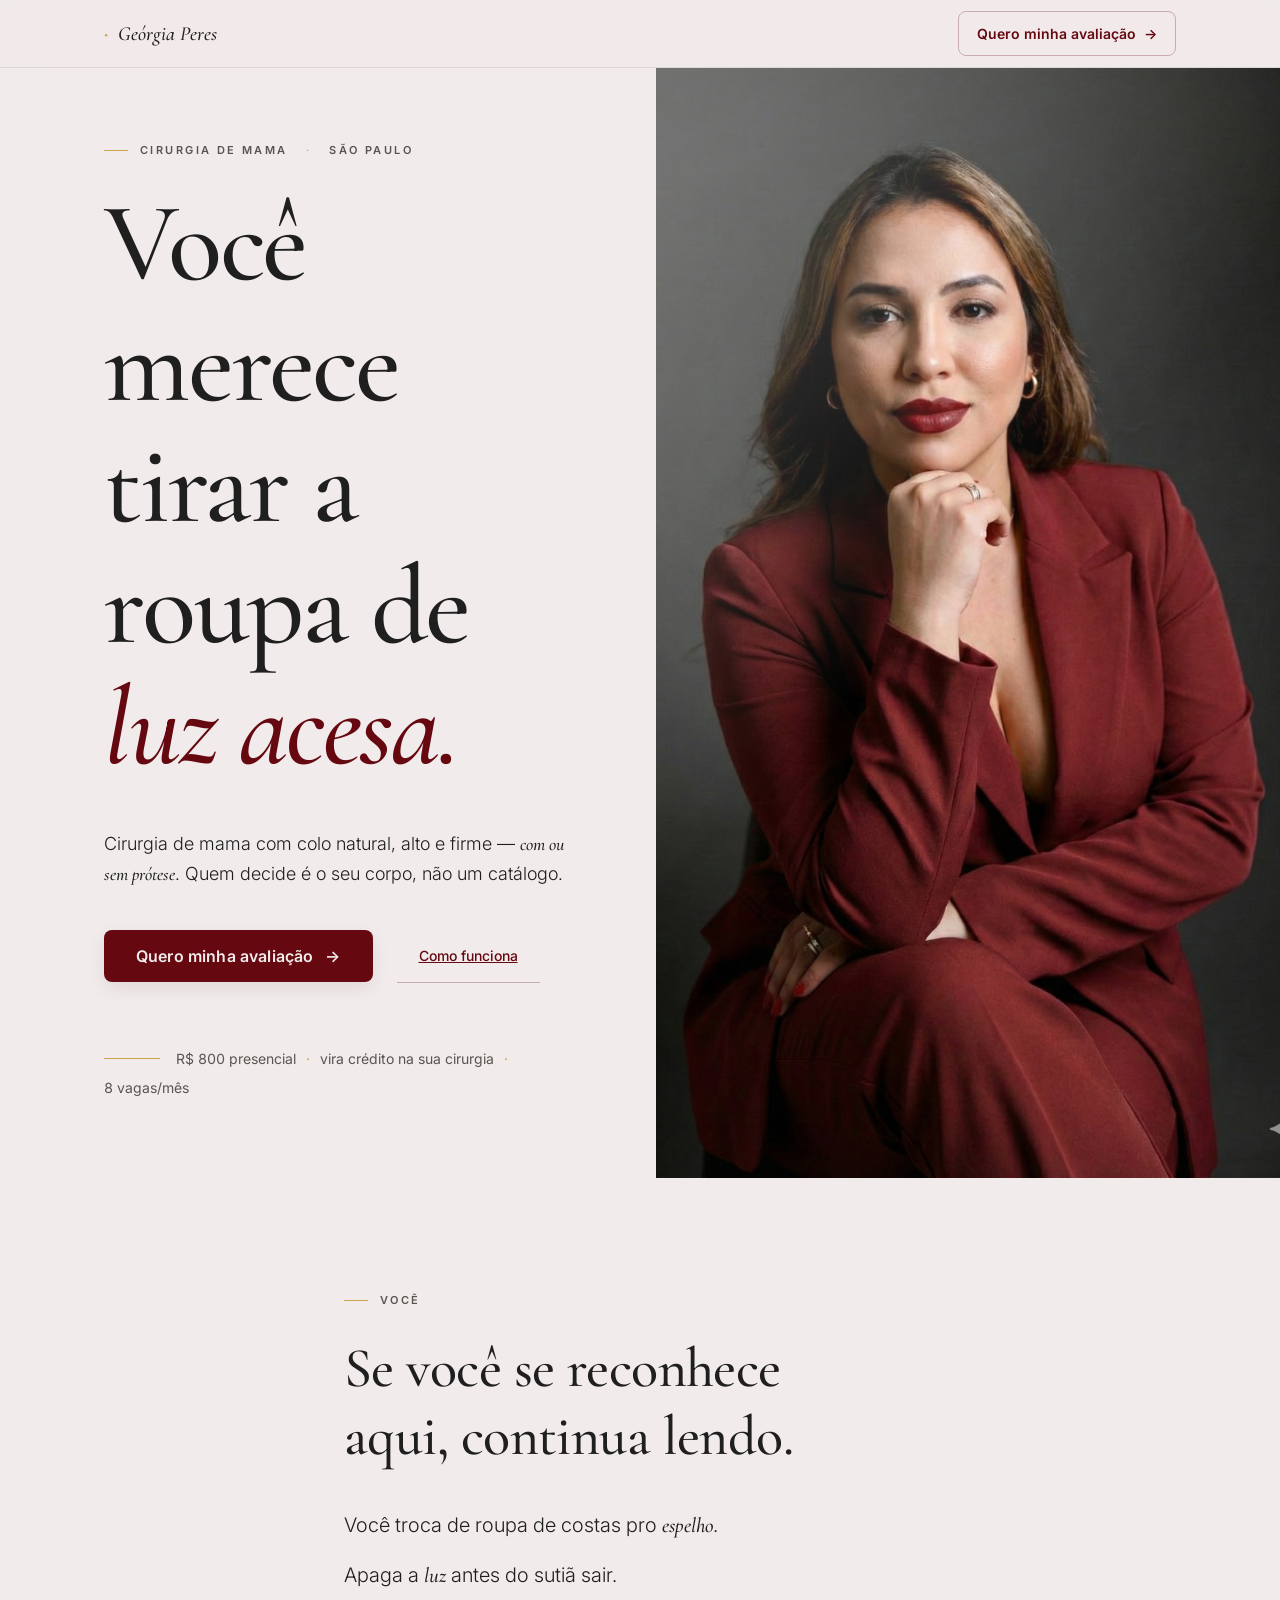
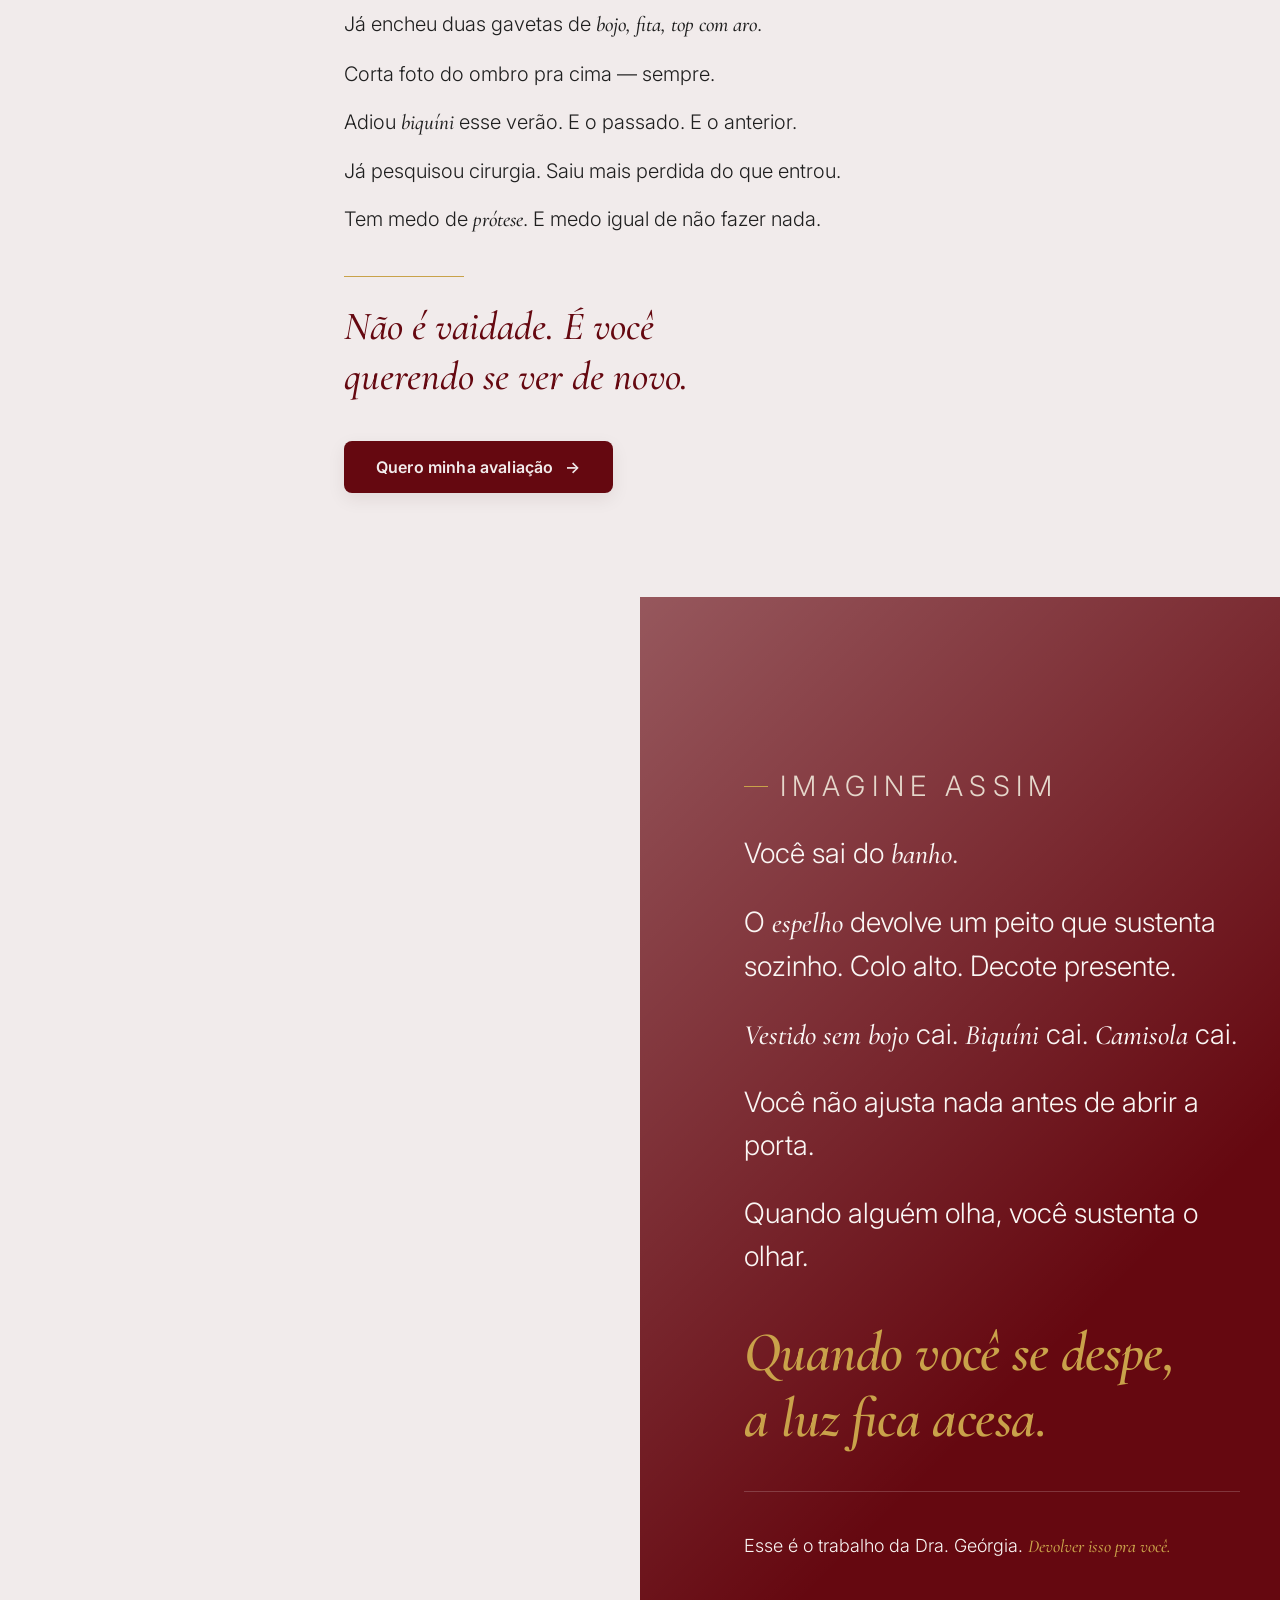
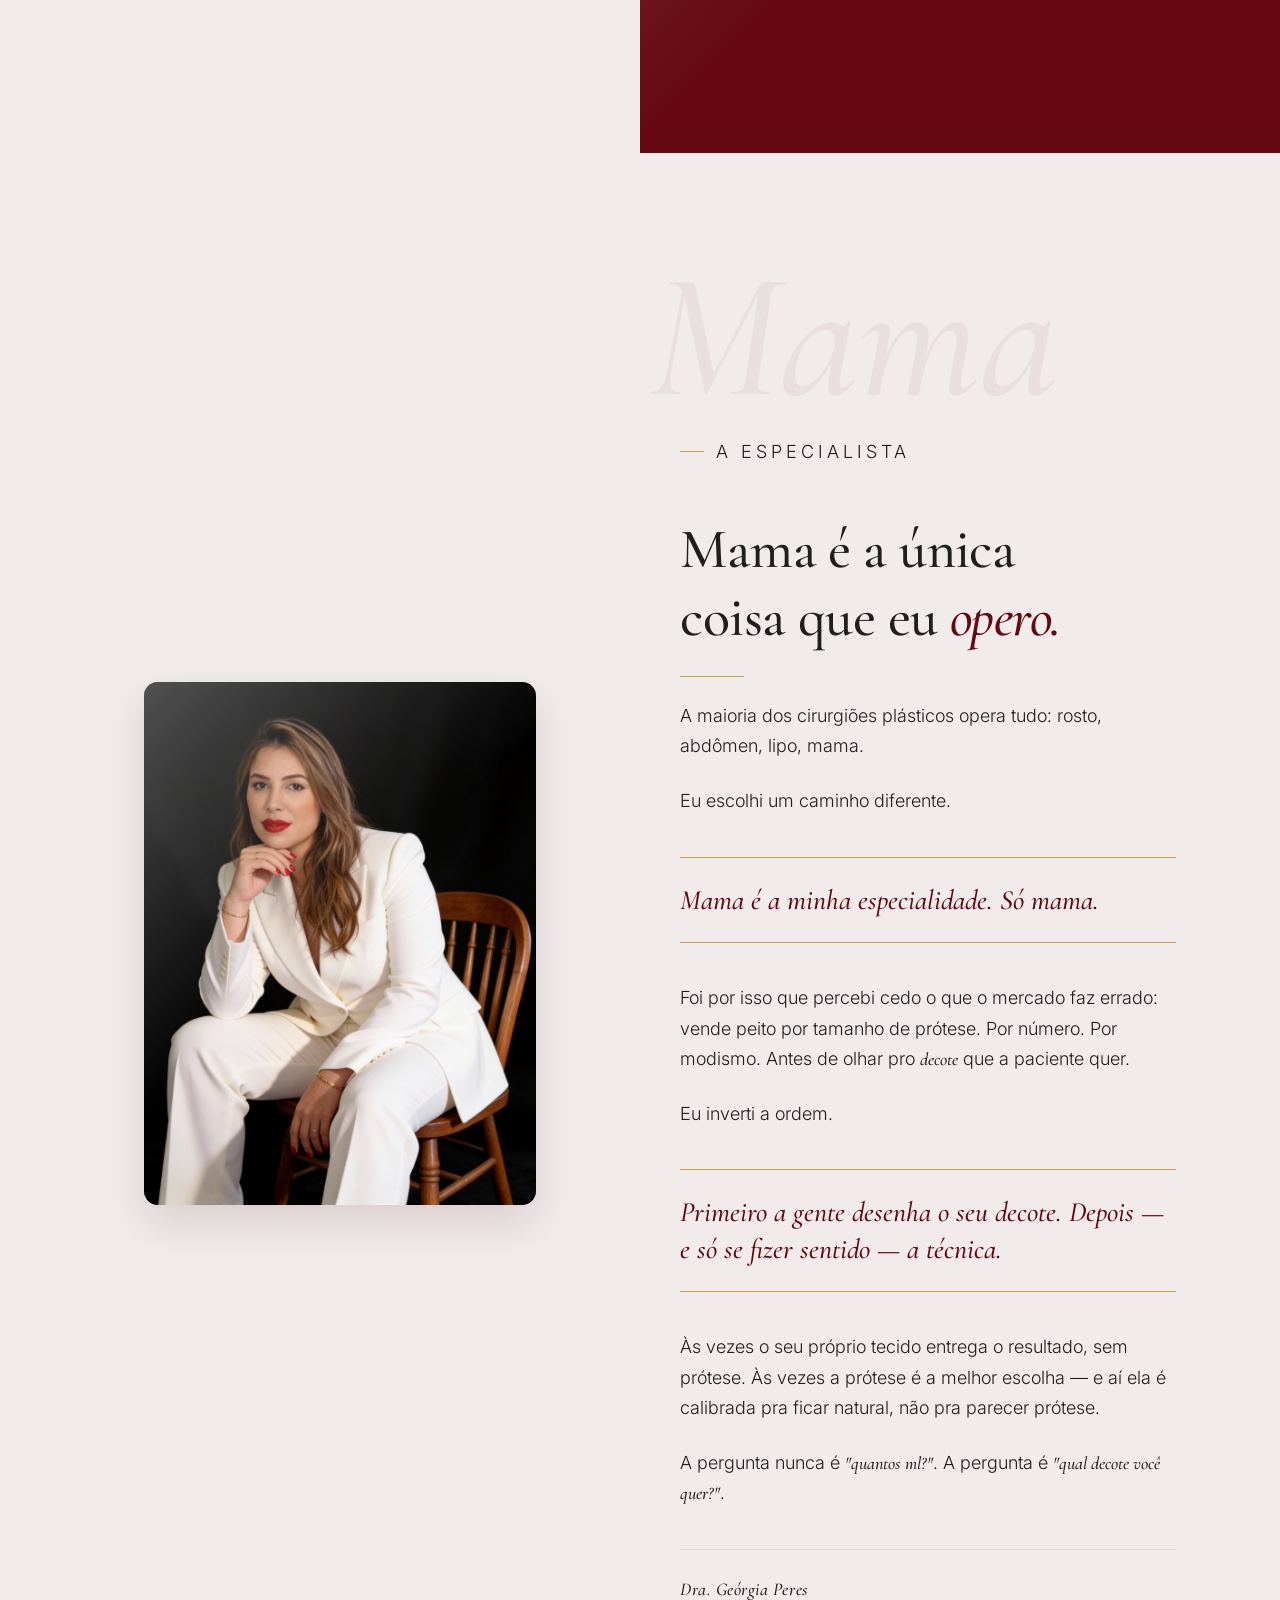
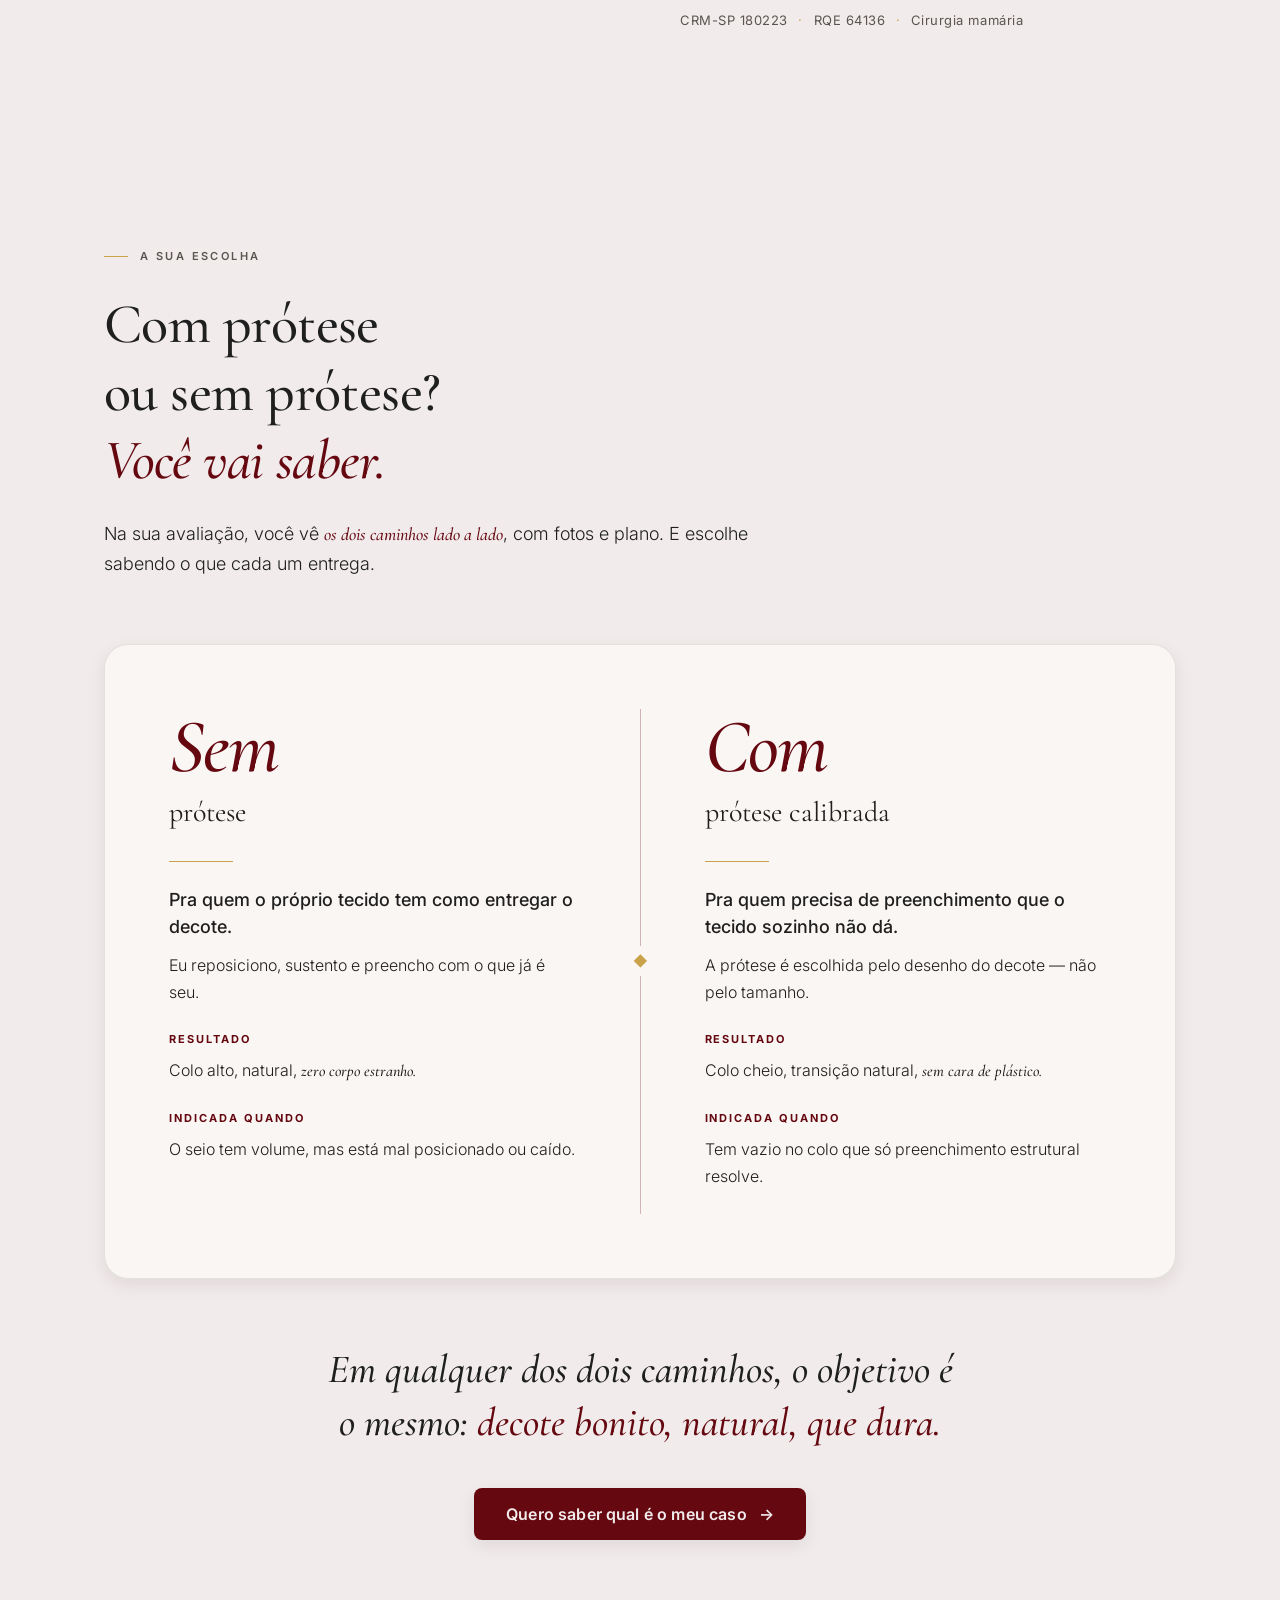
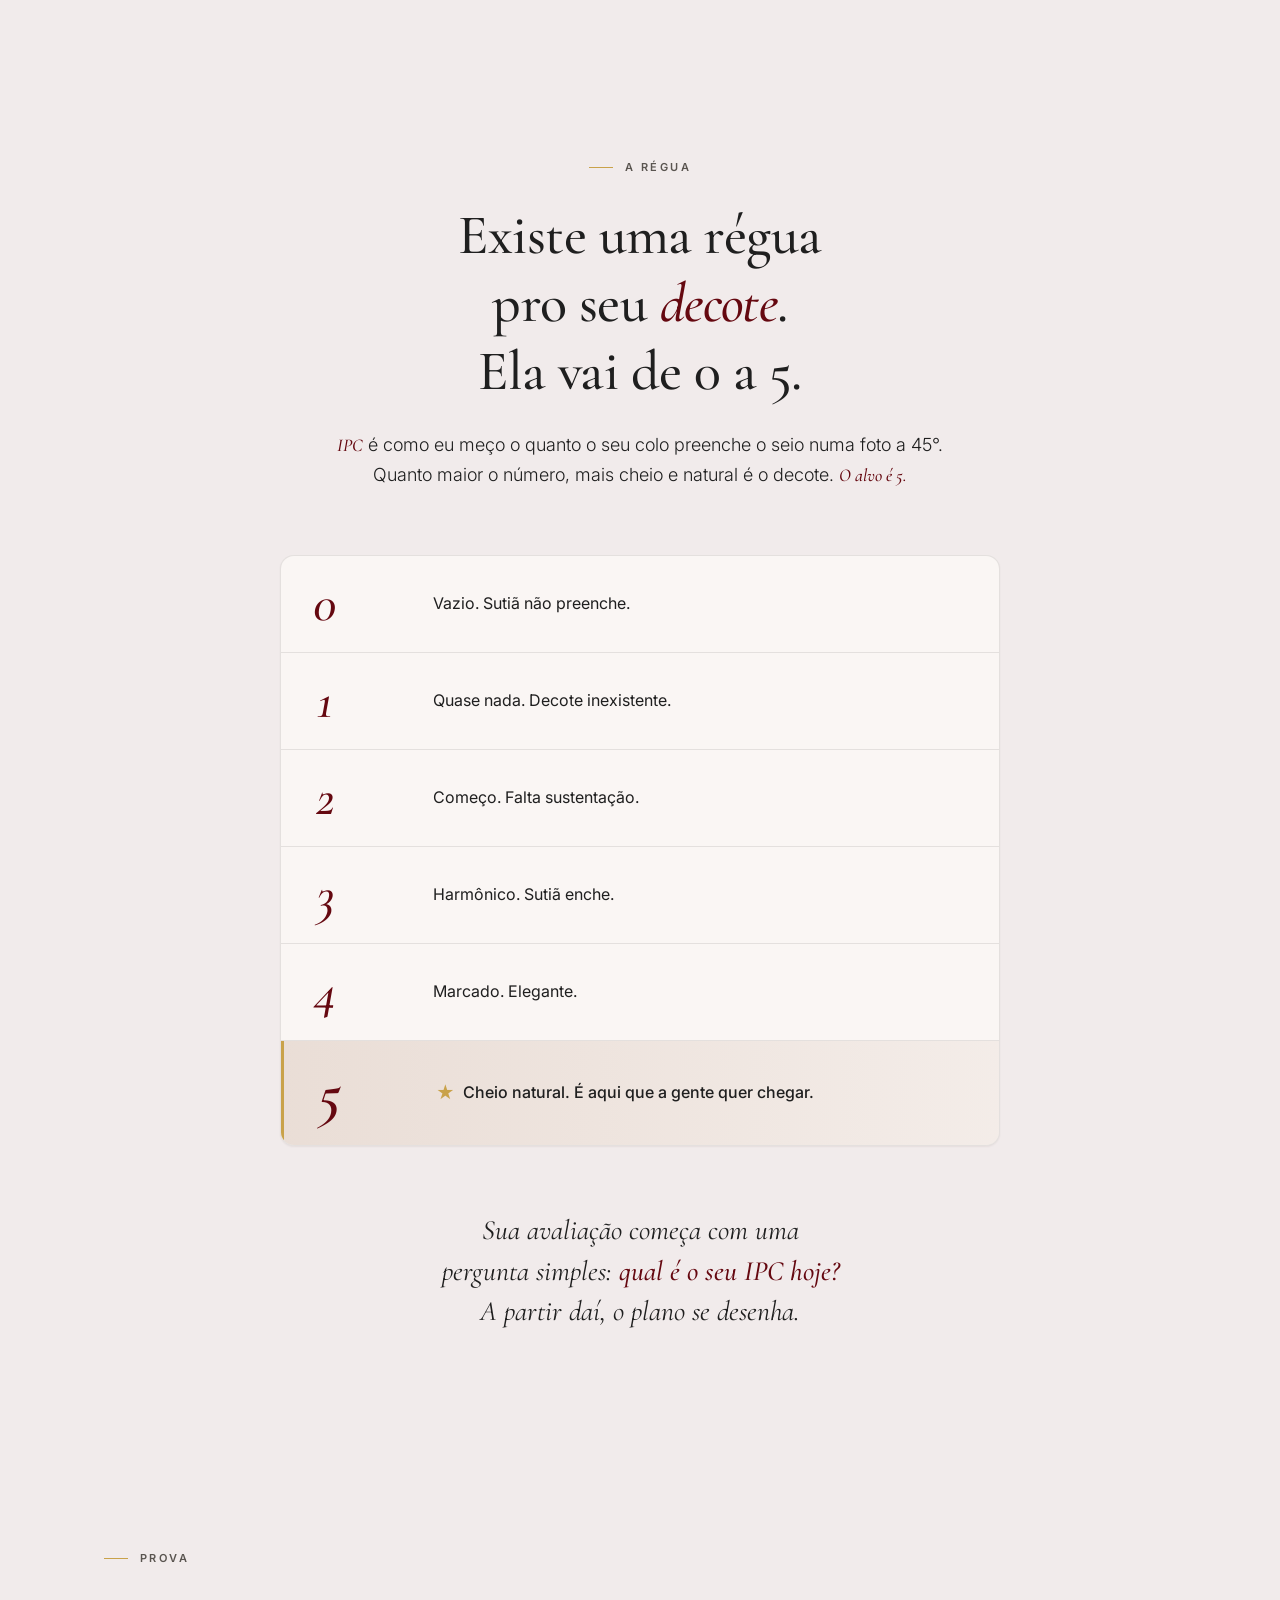
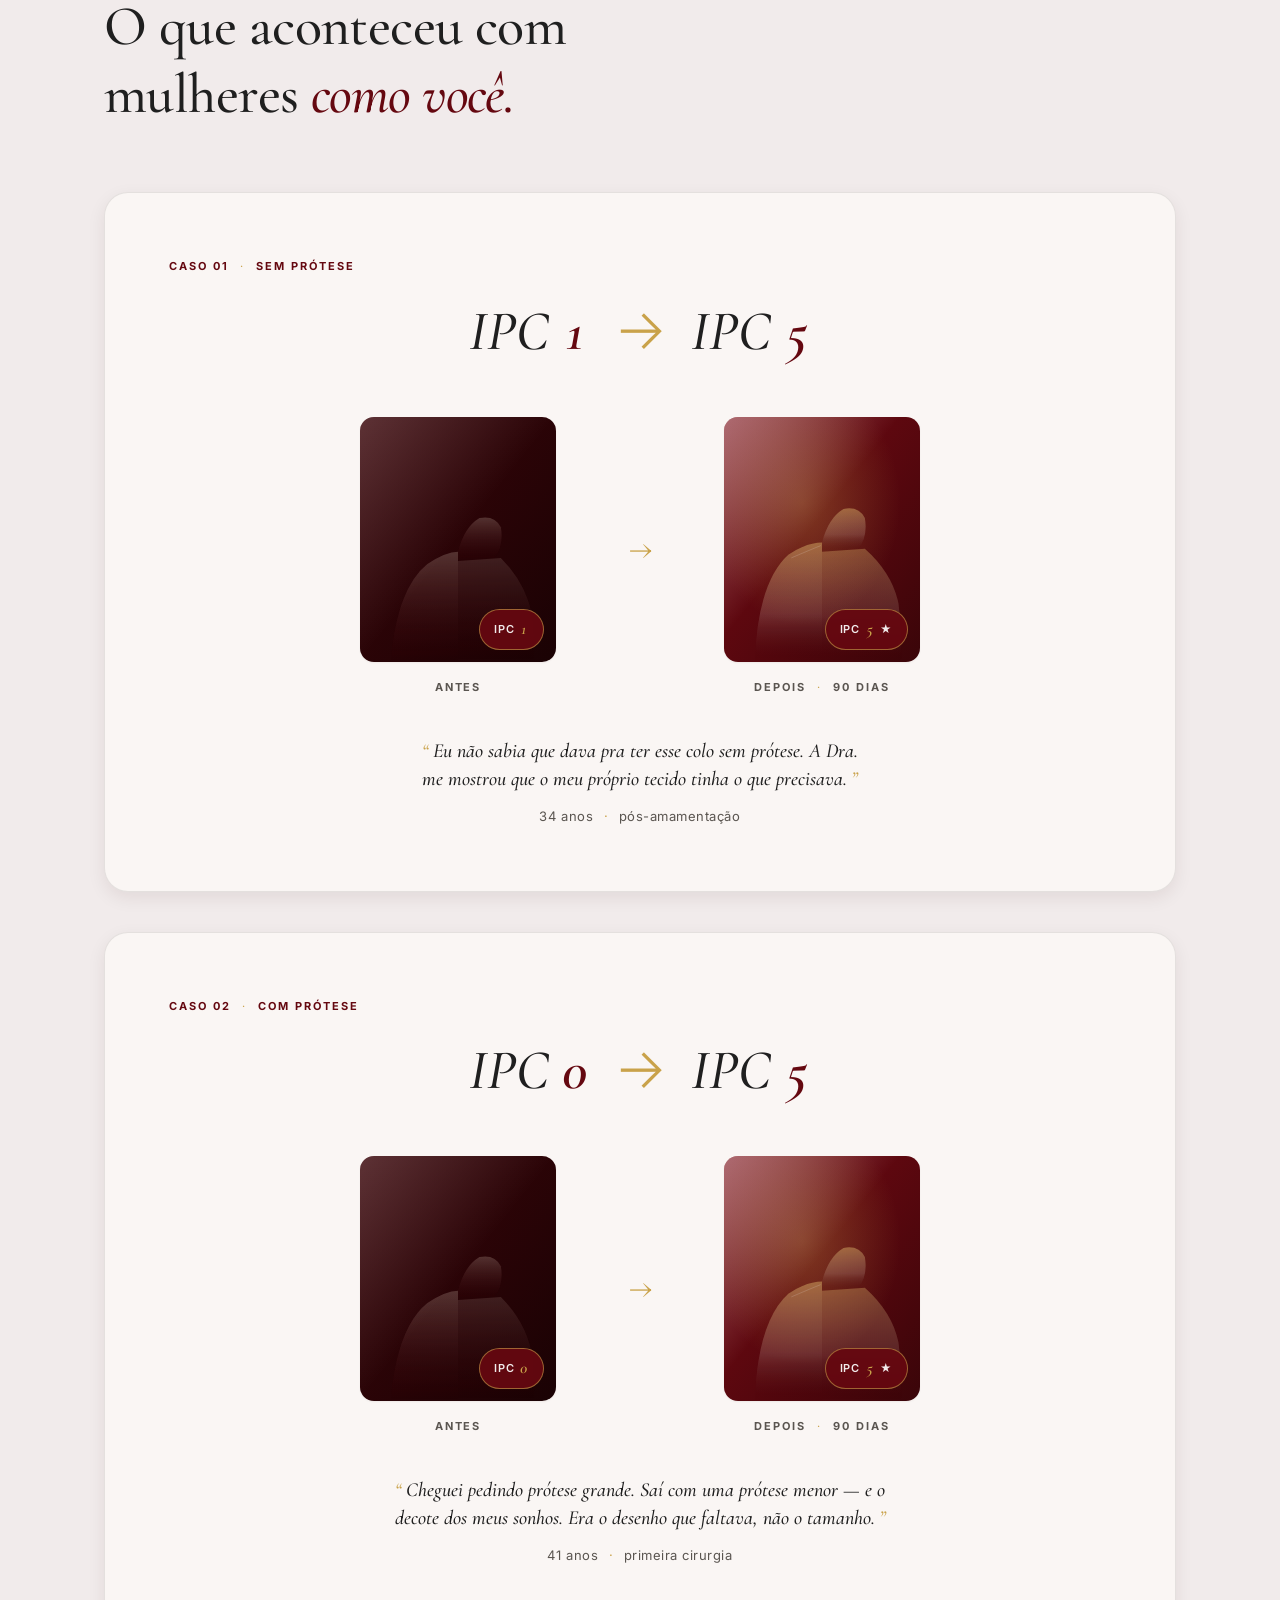
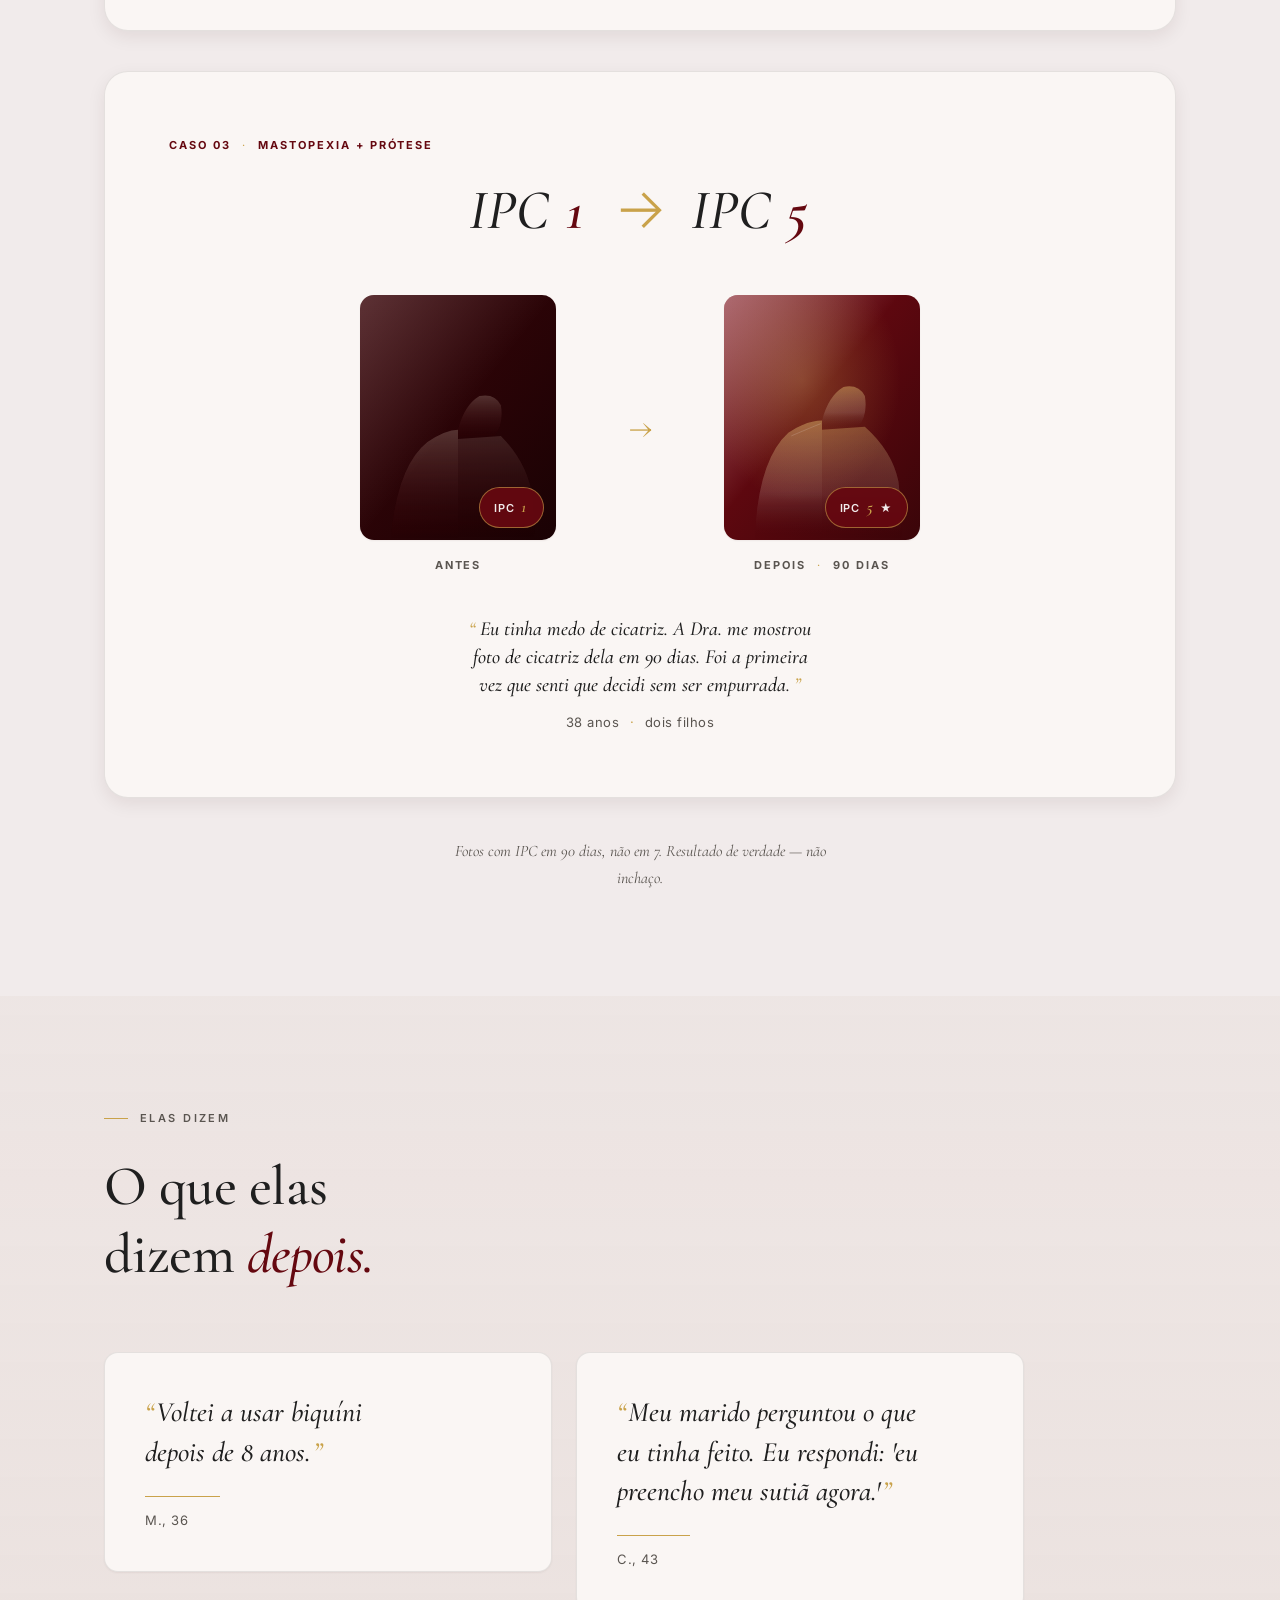
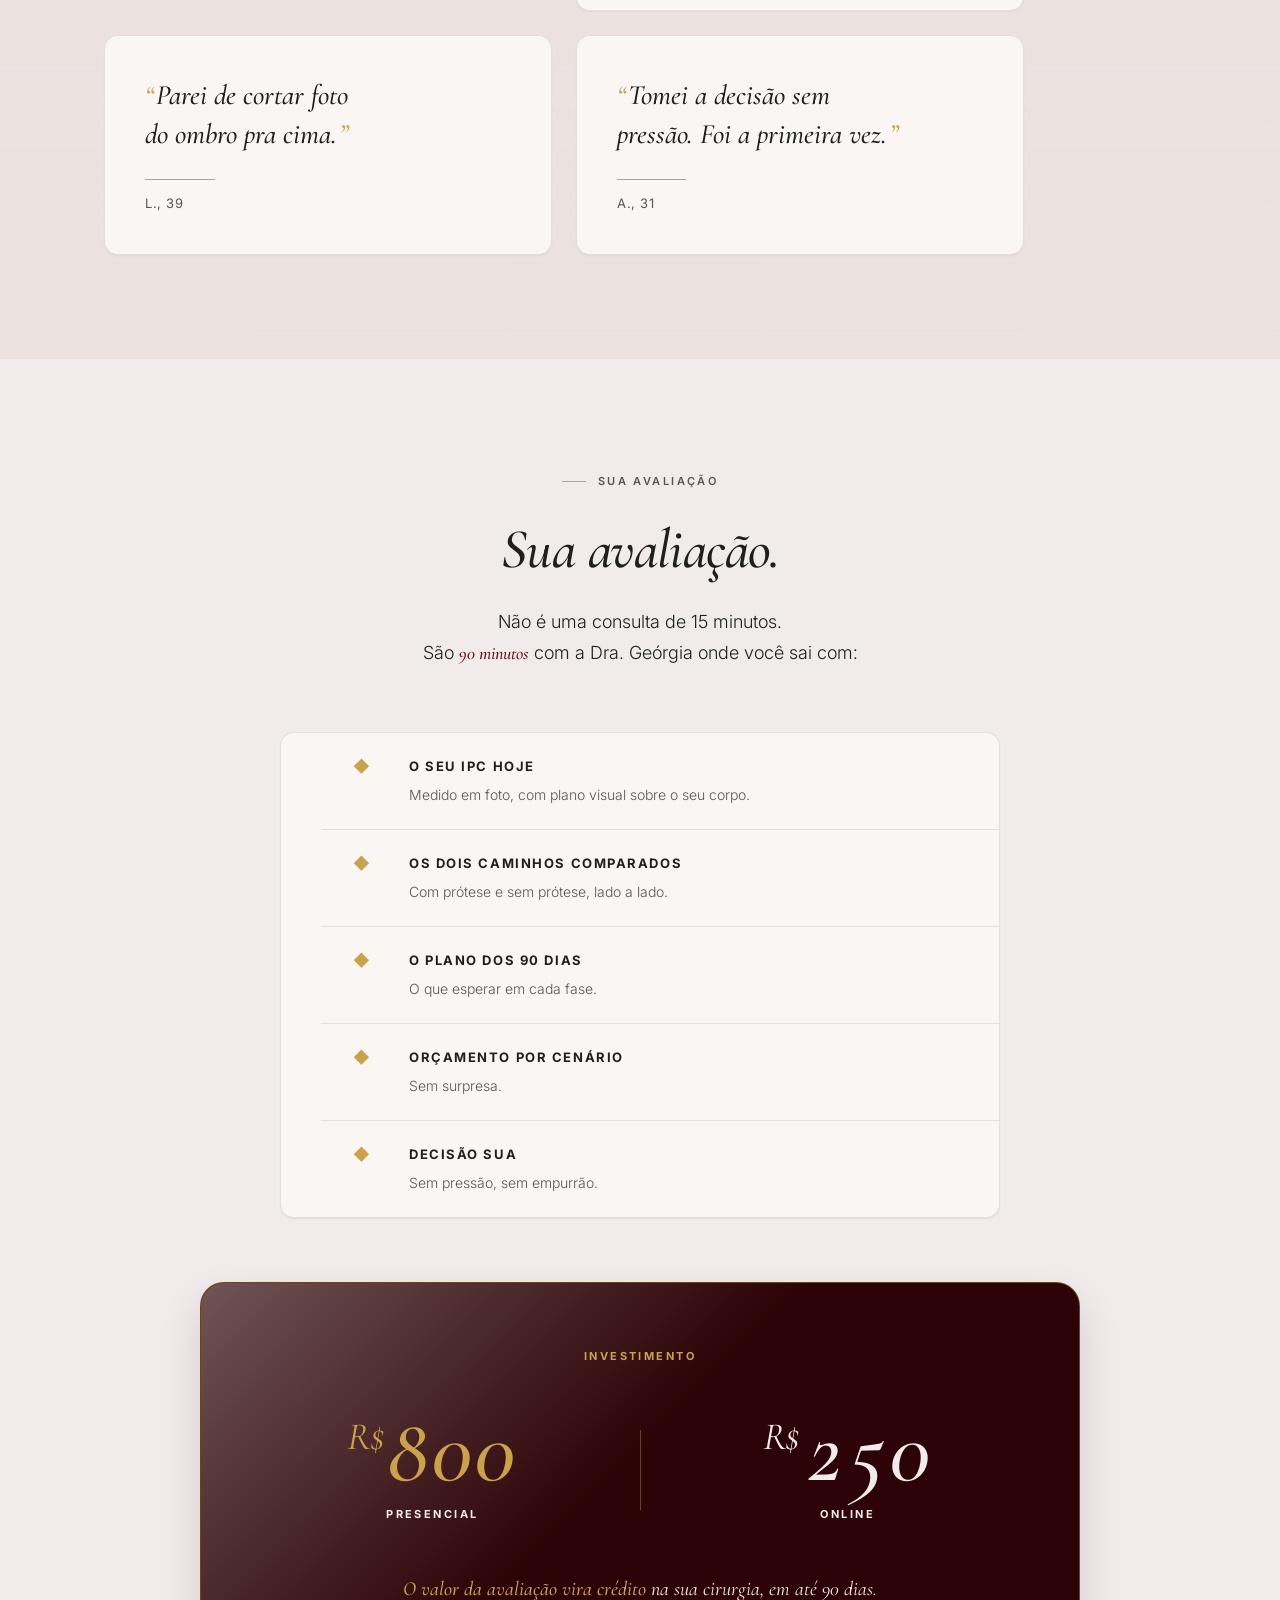
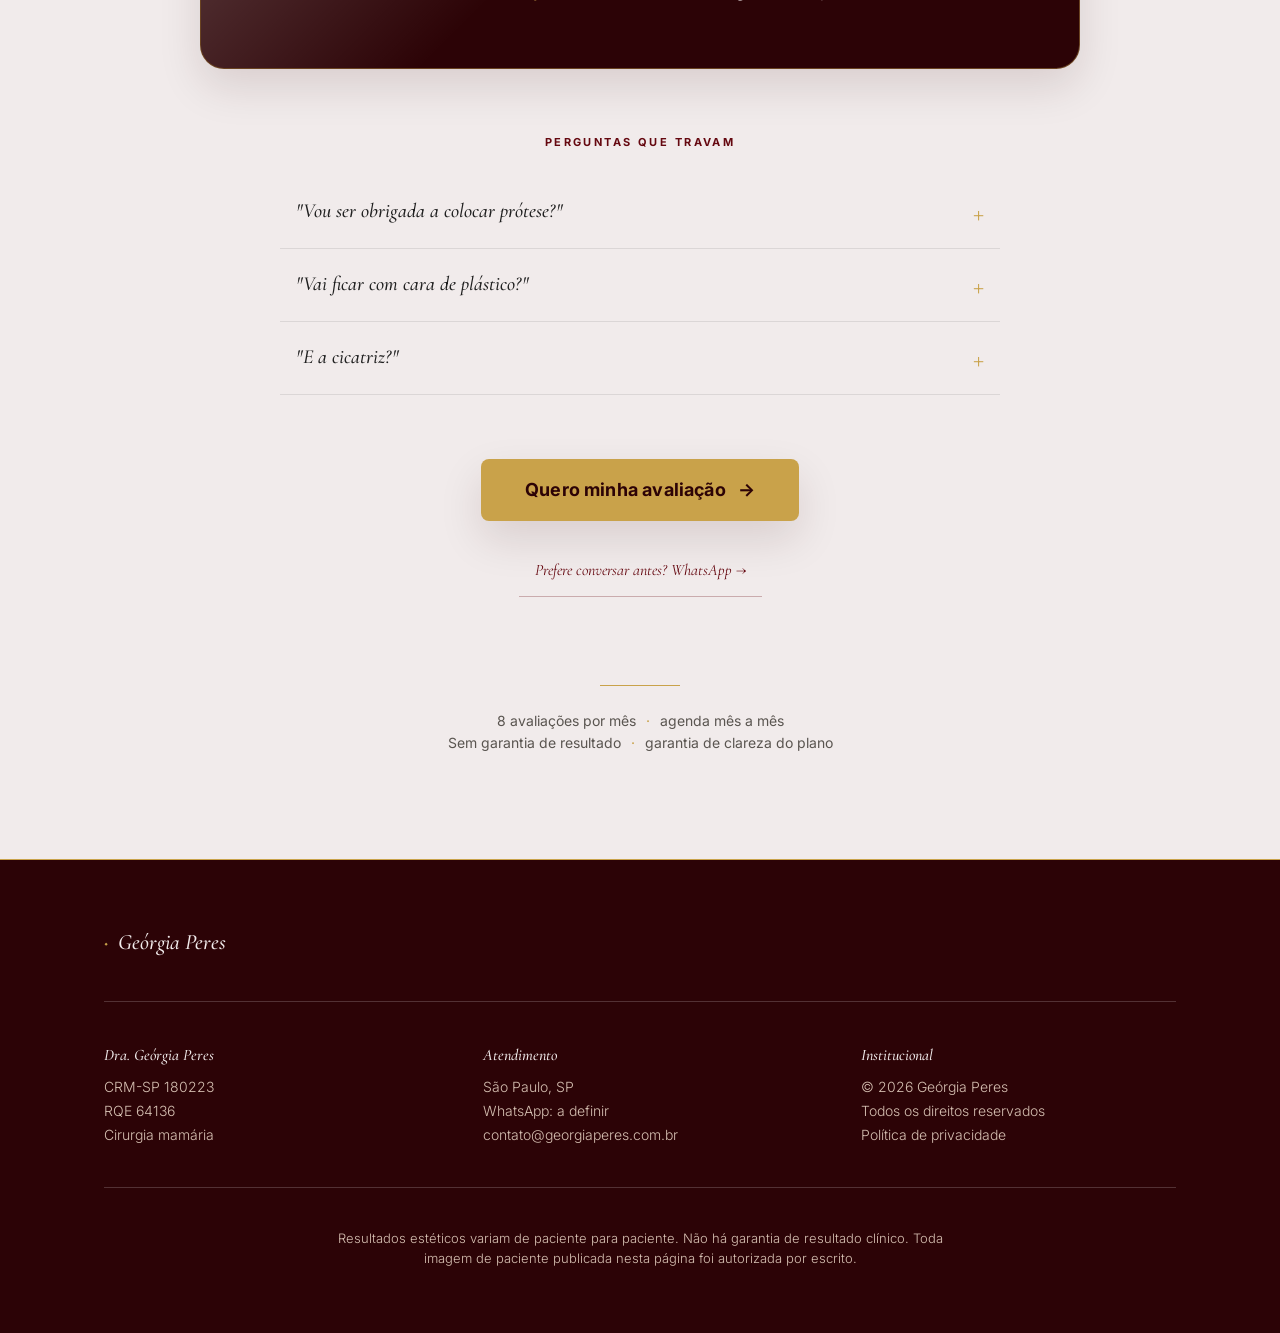
<file: _archive/site-v2/index.html>
<!DOCTYPE html>
<html lang="pt-BR">
<head>
<meta charset="UTF-8">
<meta name="viewport" content="width=device-width, initial-scale=1, viewport-fit=cover">
<meta name="theme-color" content="#650810">
<title>Dra. Geórgia Peres · Especialista em Mamas · São Paulo</title>
<meta name="description" content="Cirurgia de mama com colo natural, alto e firme — com ou sem prótese. Avaliação Mapa IPC: 90 minutos para o seu plano completo. Dra. Geórgia Peres, CRM-SP 180223.">

<!-- Open Graph / SEO -->
<meta property="og:title" content="Dra. Geórgia Peres · Especialista em Mamas">
<meta property="og:description" content="Cirurgia de mama com colo natural — com ou sem prótese. Quem decide é o seu corpo, não um catálogo.">
<meta property="og:image" content="assets/photos/ensaio-ia-02-bordo.png">
<meta property="og:type" content="website">
<meta property="og:locale" content="pt_BR">

<!-- Performance: preconnect + critical preload -->
<link rel="preconnect" href="https://fonts.googleapis.com">
<link rel="preconnect" href="https://fonts.gstatic.com" crossorigin>
<link rel="preload" as="image" href="assets/photos/ensaio-ia-02-bordo.png" fetchpriority="high">

<link rel="stylesheet" href="styles.css">

<!-- Schema.org Physician -->
<script type="application/ld+json">
{
  "@context": "https://schema.org",
  "@type": "Physician",
  "name": "Dra. Geórgia Peres",
  "medicalSpecialty": "Plastic Surgery",
  "address": { "@type": "PostalAddress", "addressLocality": "São Paulo", "addressRegion": "SP", "addressCountry": "BR" },
  "identifier": [
    { "@type": "PropertyValue", "propertyID": "CRM-SP", "value": "180223" },
    { "@type": "PropertyValue", "propertyID": "RQE", "value": "64136" }
  ]
}
</script>
</head>
<body>

<a href="#main" class="skip-link">Pular para o conteúdo</a>

<!-- ============================================================
     NAV — fixed, persistent
============================================================ -->
<header class="nav" role="banner">
  <div class="nav-inner">
    <a href="#" class="nav-logo" aria-label="Dra. Geórgia Peres — início">
      <span class="diamond" aria-hidden="true">◆</span> Geórgia Peres
    </a>
    <a href="#avaliacao" class="nav-cta">
      <span class="nav-cta-text">Quero minha avaliação</span>
      <span class="arrow" aria-hidden="true">→</span>
    </a>
  </div>
</header>

<main id="main">

  <!-- ============================================================
       SECTION 1 — HERO
  ============================================================ -->
  <section class="hero" aria-labelledby="hero-title">
    <div class="hero-text">
      <div class="hero-text-inner">
        <p class="eyebrow">Cirurgia de mama <span class="dot" aria-hidden="true">·</span> São Paulo</p>
        <h1 id="hero-title" class="h-display">
          Você merece tirar a roupa de <span class="accent">luz acesa.</span>
        </h1>
        <p class="hero-sub">
          Cirurgia de mama com colo natural, alto e firme — <em>com ou sem prótese</em>. Quem decide é o seu corpo, não um catálogo.
        </p>
        <div class="hero-ctas">
          <a href="#avaliacao" class="btn btn-primary">
            Quero minha avaliação
            <span class="arrow" aria-hidden="true">→</span>
          </a>
          <a href="#especialista" class="btn-ghost">Como funciona</a>
        </div>
        <p class="hero-trust tabular">
          <span>R$ 800 presencial</span>
          <span class="dot" aria-hidden="true">·</span>
          <span>vira crédito na sua cirurgia</span>
          <span class="dot" aria-hidden="true">·</span>
          <span>8 vagas/mês</span>
        </p>
      </div>
    </div>
    <div class="hero-photo">
      <img src="assets/photos/ensaio-ia-02-bordo.png"
           alt="Retrato da Dra. Geórgia Peres em vestido bordô"
           width="1280" height="1600"
           fetchpriority="high"
           decoding="async">
    </div>
  </section>

  <!-- ============================================================
       SECTION 2 — IDENTIFICATION
  ============================================================ -->
  <section class="section identify reveal" aria-labelledby="identify-title">
    <p class="eyebrow">Você</p>
    <h2 id="identify-title" class="h-2">Se você se reconhece aqui, continua lendo.</h2>
    <ul>
      <li>Você troca de roupa de costas pro <em>espelho</em>.</li>
      <li>Apaga a <em>luz</em> antes do sutiã sair.</li>
      <li>Já encheu duas gavetas de <em>bojo, fita, top com aro</em>.</li>
      <li>Corta foto do ombro pra cima — sempre.</li>
      <li>Adiou <em>biquíni</em> esse verão. E o passado. E o anterior.</li>
      <li>Já pesquisou cirurgia. Saiu mais perdida do que entrou.</li>
      <li>Tem medo de <em>prótese</em>. E medo igual de não fazer nada.</li>
    </ul>
    <hr class="rule lg">
    <p class="turn">Não é vaidade. É você querendo se ver de novo.</p>
    <a href="#avaliacao" class="btn btn-primary">
      Quero minha avaliação
      <span class="arrow" aria-hidden="true">→</span>
    </a>
  </section>

  <!-- ============================================================
       SECTION 3 — PROMISE (full-bleed bordo)
  ============================================================ -->
  <section class="section-bleed promise on-bordo reveal" aria-labelledby="promise-title">
    <div class="promise-grid">
      <div class="promise-text">
        <p class="eyebrow on-bordo">Imagine assim</p>
        <h2 id="promise-title" class="visually-hidden" style="position:absolute;width:1px;height:1px;padding:0;margin:-1px;overflow:hidden;clip:rect(0,0,0,0);white-space:nowrap;border:0;">A promessa</h2>
        <p>Você sai do <em>banho</em>.</p>
        <p>O <em>espelho</em> devolve um peito que sustenta sozinho. Colo alto. Decote presente.</p>
        <p><em>Vestido sem bojo</em> cai. <em>Biquíni</em> cai. <em>Camisola</em> cai.</p>
        <p>Você não ajusta nada antes de abrir a porta.</p>
        <p>Quando alguém olha, você sustenta o olhar.</p>
        <p class="promise-climax">Quando você se despe,<br>a luz fica acesa.</p>
        <p class="promise-final">Esse é o trabalho da Dra. Geórgia. <em>Devolver isso pra você.</em></p>
      </div>
      <figure class="promise-photo" aria-hidden="true">
        <img src="assets/illustrations/silhueta-promessa.svg"
             alt=""
             width="600" height="800"
             loading="lazy"
             decoding="async">
      </figure>
    </div>
  </section>

  <!-- ============================================================
       SECTION 4 — SPECIALIST
  ============================================================ -->
  <section id="especialista" class="section specialist reveal" aria-labelledby="specialist-title">
    <figure class="specialist-photo">
      <img src="assets/photos/ensaio-ia-01-branco.png"
           alt="Dra. Geórgia Peres em ambiente clínico"
           width="900" height="1200"
           loading="lazy"
           decoding="async">
    </figure>
    <div class="specialist-text">
      <span class="anchor-word" aria-hidden="true">Mama</span>
      <p class="eyebrow">A especialista</p>
      <h2 id="specialist-title" class="h-2">Mama é a única coisa que eu <em>opero.</em></h2>
      <hr class="rule">
      <p>A maioria dos cirurgiões plásticos opera tudo: rosto, abdômen, lipo, mama.</p>
      <p>Eu escolhi um caminho diferente.</p>
      <blockquote class="pull-quote">Mama é a minha especialidade. Só mama.</blockquote>
      <p>Foi por isso que percebi cedo o que o mercado faz errado: vende peito por tamanho de prótese. Por número. Por modismo. Antes de olhar pro <em>decote</em> que a paciente quer.</p>
      <p>Eu inverti a ordem.</p>
      <blockquote class="pull-quote">Primeiro a gente desenha o seu decote. Depois — e só se fizer sentido — a técnica.</blockquote>
      <p>Às vezes o seu próprio tecido entrega o resultado, sem prótese. Às vezes a prótese é a melhor escolha — e aí ela é calibrada pra ficar natural, não pra parecer prótese.</p>
      <p>A pergunta nunca é <em>"quantos ml?"</em>. A pergunta é <em>"qual decote você quer?"</em>.</p>
      <div class="signature">
        <strong>Dra. Geórgia Peres</strong>
        CRM-SP 180223 <span class="dot" aria-hidden="true">·</span> RQE 64136 <span class="dot" aria-hidden="true">·</span> Cirurgia mamária
      </div>
    </div>
  </section>

  <!-- ============================================================
       SECTION 5 — CHOICE (with/without)
  ============================================================ -->
  <section class="section choice reveal" aria-labelledby="choice-title">
    <p class="eyebrow">A sua escolha</p>
    <h2 id="choice-title" class="h-2">Com prótese ou sem prótese? <em class="italic">Você vai saber.</em></h2>
    <p class="lede choice-lede">
      Na sua avaliação, você vê <em>os dois caminhos lado a lado</em>, com fotos e plano. E escolhe sabendo o que cada um entrega.
    </p>

    <div class="choice-grid">
      <div class="choice-col">
        <h3><em>Sem</em></h3>
        <p class="sub">prótese</p>
        <hr class="rule">
        <p class="strong-line">Pra quem o próprio tecido tem como entregar o decote.</p>
        <p>Eu reposiciono, sustento e preencho com o que já é seu.</p>
        <span class="mini-label">Resultado</span>
        <p>Colo alto, natural, <em>zero corpo estranho.</em></p>
        <span class="mini-label">Indicada quando</span>
        <p>O seio tem volume, mas está mal posicionado ou caído.</p>
      </div>
      <div class="choice-divider" aria-hidden="true"></div>
      <div class="choice-col">
        <h3><em>Com</em></h3>
        <p class="sub">prótese calibrada</p>
        <hr class="rule">
        <p class="strong-line">Pra quem precisa de preenchimento que o tecido sozinho não dá.</p>
        <p>A prótese é escolhida pelo desenho do decote — não pelo tamanho.</p>
        <span class="mini-label">Resultado</span>
        <p>Colo cheio, transição natural, <em>sem cara de plástico.</em></p>
        <span class="mini-label">Indicada quando</span>
        <p>Tem vazio no colo que só preenchimento estrutural resolve.</p>
      </div>
    </div>

    <p class="choice-close">
      Em qualquer dos dois caminhos, o objetivo é o mesmo: <em>decote bonito, natural, que dura.</em>
    </p>
    <div class="choice-cta">
      <a href="#avaliacao" class="btn btn-primary">
        Quero saber qual é o meu caso
        <span class="arrow" aria-hidden="true">→</span>
      </a>
    </div>
  </section>

  <!-- ============================================================
       SECTION 6 — RULER (IPC)
  ============================================================ -->
  <section class="section ruler reveal" aria-labelledby="ruler-title">
    <p class="eyebrow center">A régua</p>
    <h2 id="ruler-title" class="h-2">Existe uma régua pro seu <em class="italic">decote</em>.<br>Ela vai de 0 a 5.</h2>
    <p class="lede ruler-lede">
      <em>IPC</em> é como eu meço o quanto o seu colo preenche o seio numa foto a 45°. Quanto maior o número, mais cheio e natural é o decote. <em>O alvo é 5.</em>
    </p>

    <div class="scale" role="list" aria-label="Escala IPC de 0 a 5">
      <div class="scale-row" role="listitem">
        <span class="scale-num tabular" aria-label="IPC 0">0</span>
        <span class="scale-desc">Vazio. Sutiã não preenche.</span>
      </div>
      <div class="scale-row" role="listitem">
        <span class="scale-num tabular" aria-label="IPC 1">1</span>
        <span class="scale-desc">Quase nada. Decote inexistente.</span>
      </div>
      <div class="scale-row" role="listitem">
        <span class="scale-num tabular" aria-label="IPC 2">2</span>
        <span class="scale-desc">Começo. Falta sustentação.</span>
      </div>
      <div class="scale-row" role="listitem">
        <span class="scale-num tabular" aria-label="IPC 3">3</span>
        <span class="scale-desc">Harmônico. Sutiã enche.</span>
      </div>
      <div class="scale-row" role="listitem">
        <span class="scale-num tabular" aria-label="IPC 4">4</span>
        <span class="scale-desc">Marcado. Elegante.</span>
      </div>
      <div class="scale-row target" role="listitem">
        <span class="scale-num tabular" aria-label="IPC 5 — alvo">5</span>
        <span class="scale-desc">Cheio natural. É aqui que a gente quer chegar.</span>
      </div>
    </div>

    <p class="ruler-anchor">
      Sua avaliação começa com uma pergunta simples: <em>qual é o seu IPC hoje?</em><br>A partir daí, o plano se desenha.
    </p>
  </section>

  <!-- ============================================================
       SECTION 7 — PROOF
  ============================================================ -->
  <section class="section proof reveal" aria-labelledby="proof-title">
    <p class="eyebrow">Prova</p>
    <h2 id="proof-title" class="h-2">O que aconteceu com mulheres <em class="italic">como você.</em></h2>

    <article class="case">
      <p class="case-eyebrow">Caso 01 <span class="dot" aria-hidden="true">·</span> Sem prótese</p>
      <p class="case-headline tabular">
        IPC <span class="num">1</span> <span class="arrow-gold" aria-label="evolui para">→</span> IPC <span class="num">5</span>
      </p>
      <div class="case-photos">
        <div class="case-thumb-wrap">
          <figure class="case-thumb">
            <img src="assets/illustrations/caso-antes.svg" alt="Silhueta editorial — antes do procedimento" width="320" height="400" loading="lazy">
            <span class="case-badge tabular" aria-label="IPC 1 antes">IPC <span class="num">1</span></span>
          </figure>
          <p class="case-thumb-label">Antes</p>
        </div>
        <div class="case-arrow-mid" aria-hidden="true">→</div>
        <div class="case-thumb-wrap">
          <figure class="case-thumb">
            <img src="assets/illustrations/caso-depois.svg" alt="Silhueta editorial — 90 dias após o procedimento" width="320" height="400" loading="lazy">
            <span class="case-badge tabular" aria-label="IPC 5 depois — selo de excelência">IPC <span class="num">5</span> ★</span>
          </figure>
          <p class="case-thumb-label">Depois <span class="dot" aria-hidden="true">·</span> 90 dias</p>
        </div>
      </div>
      <blockquote class="case-quote">Eu não sabia que dava pra ter esse colo sem prótese. A Dra. me mostrou que o meu próprio tecido tinha o que precisava.</blockquote>
      <p class="case-attr">34 anos <span class="dot" aria-hidden="true">·</span> pós-amamentação</p>
    </article>

    <article class="case">
      <p class="case-eyebrow">Caso 02 <span class="dot" aria-hidden="true">·</span> Com prótese</p>
      <p class="case-headline tabular">
        IPC <span class="num">0</span> <span class="arrow-gold" aria-label="evolui para">→</span> IPC <span class="num">5</span>
      </p>
      <div class="case-photos">
        <div class="case-thumb-wrap">
          <figure class="case-thumb">
            <img src="assets/illustrations/caso-antes.svg" alt="Silhueta editorial — antes do procedimento" width="320" height="400" loading="lazy">
            <span class="case-badge tabular" aria-label="IPC 0 antes">IPC <span class="num">0</span></span>
          </figure>
          <p class="case-thumb-label">Antes</p>
        </div>
        <div class="case-arrow-mid" aria-hidden="true">→</div>
        <div class="case-thumb-wrap">
          <figure class="case-thumb">
            <img src="assets/illustrations/caso-depois.svg" alt="Silhueta editorial — 90 dias após o procedimento" width="320" height="400" loading="lazy">
            <span class="case-badge tabular" aria-label="IPC 5 depois — selo de excelência">IPC <span class="num">5</span> ★</span>
          </figure>
          <p class="case-thumb-label">Depois <span class="dot" aria-hidden="true">·</span> 90 dias</p>
        </div>
      </div>
      <blockquote class="case-quote">Cheguei pedindo prótese grande. Saí com uma prótese menor — e o decote dos meus sonhos. Era o desenho que faltava, não o tamanho.</blockquote>
      <p class="case-attr">41 anos <span class="dot" aria-hidden="true">·</span> primeira cirurgia</p>
    </article>

    <article class="case">
      <p class="case-eyebrow">Caso 03 <span class="dot" aria-hidden="true">·</span> Mastopexia + prótese</p>
      <p class="case-headline tabular">
        IPC <span class="num">1</span> <span class="arrow-gold" aria-label="evolui para">→</span> IPC <span class="num">5</span>
      </p>
      <div class="case-photos">
        <div class="case-thumb-wrap">
          <figure class="case-thumb">
            <img src="assets/illustrations/caso-antes.svg" alt="Silhueta editorial — antes do procedimento" width="320" height="400" loading="lazy">
            <span class="case-badge tabular" aria-label="IPC 1 antes">IPC <span class="num">1</span></span>
          </figure>
          <p class="case-thumb-label">Antes</p>
        </div>
        <div class="case-arrow-mid" aria-hidden="true">→</div>
        <div class="case-thumb-wrap">
          <figure class="case-thumb">
            <img src="assets/illustrations/caso-depois.svg" alt="Silhueta editorial — 90 dias após o procedimento" width="320" height="400" loading="lazy">
            <span class="case-badge tabular" aria-label="IPC 5 depois — selo de excelência">IPC <span class="num">5</span> ★</span>
          </figure>
          <p class="case-thumb-label">Depois <span class="dot" aria-hidden="true">·</span> 90 dias</p>
        </div>
      </div>
      <blockquote class="case-quote">Eu tinha medo de cicatriz. A Dra. me mostrou foto de cicatriz dela em 90 dias. Foi a primeira vez que senti que decidi sem ser empurrada.</blockquote>
      <p class="case-attr">38 anos <span class="dot" aria-hidden="true">·</span> dois filhos</p>
    </article>

    <p class="proof-disclaimer">Fotos com IPC em 90 dias, não em 7. Resultado de verdade — não inchaço.</p>
  </section>

  <!-- ============================================================
       SECTION 8 — TESTIMONIALS
  ============================================================ -->
  <section class="section testimonials reveal" aria-labelledby="testimonials-title">
    <p class="eyebrow">Elas dizem</p>
    <h2 id="testimonials-title" class="h-2">O que elas dizem <em class="italic">depois.</em></h2>
    <div class="testimonial-grid">
      <article class="testimonial">
        <p class="testimonial-quote">Voltei a usar biquíni depois de 8 anos.</p>
        <p class="testimonial-attr">M., 36</p>
      </article>
      <article class="testimonial">
        <p class="testimonial-quote">Meu marido perguntou o que eu tinha feito. Eu respondi: 'eu preencho meu sutiã agora.'</p>
        <p class="testimonial-attr">C., 43</p>
      </article>
      <article class="testimonial">
        <p class="testimonial-quote">Parei de cortar foto do ombro pra cima.</p>
        <p class="testimonial-attr">L., 39</p>
      </article>
      <article class="testimonial">
        <p class="testimonial-quote">Tomei a decisão sem pressão. Foi a primeira vez.</p>
        <p class="testimonial-attr">A., 31</p>
      </article>
    </div>
  </section>

  <!-- ============================================================
       SECTION 9 — OFFER + FAQ
  ============================================================ -->
  <section id="avaliacao" class="section offer reveal" aria-labelledby="offer-title">
    <p class="eyebrow center">Sua avaliação</p>
    <h2 id="offer-title" class="h-2"><em class="italic">Sua avaliação.</em></h2>
    <p class="lede offer-lede">
      Não é uma consulta de 15 minutos.<br>
      São <em>90 minutos</em> com a Dra. Geórgia onde você sai com:
    </p>

    <ul class="value-stack" aria-label="O que está incluído na avaliação">
      <li class="value-item">
        <span class="bullet" aria-hidden="true">◆</span>
        <div>
          <h4>O seu IPC hoje</h4>
          <p>Medido em foto, com plano visual sobre o seu corpo.</p>
        </div>
      </li>
      <li class="value-item">
        <span class="bullet" aria-hidden="true">◆</span>
        <div>
          <h4>Os dois caminhos comparados</h4>
          <p>Com prótese e sem prótese, lado a lado.</p>
        </div>
      </li>
      <li class="value-item">
        <span class="bullet" aria-hidden="true">◆</span>
        <div>
          <h4>O plano dos 90 dias</h4>
          <p>O que esperar em cada fase.</p>
        </div>
      </li>
      <li class="value-item">
        <span class="bullet" aria-hidden="true">◆</span>
        <div>
          <h4>Orçamento por cenário</h4>
          <p>Sem surpresa.</p>
        </div>
      </li>
      <li class="value-item">
        <span class="bullet" aria-hidden="true">◆</span>
        <div>
          <h4>Decisão sua</h4>
          <p>Sem pressão, sem empurrão.</p>
        </div>
      </li>
    </ul>

    <div class="investment on-vinho" aria-label="Investimento da avaliação">
      <p class="investment-overline">Investimento</p>
      <div class="investment-grid">
        <div class="invest-item presencial">
          <p class="price tabular"><span class="currency">R$</span>800</p>
          <p class="label">Presencial</p>
        </div>
        <div class="investment-divider" aria-hidden="true"></div>
        <div class="invest-item online">
          <p class="price tabular"><span class="currency">R$</span>250</p>
          <p class="label">Online</p>
        </div>
      </div>
      <p class="invest-credit">
        <em>O valor da avaliação vira crédito</em> na sua cirurgia, em até 90 dias.
      </p>
    </div>

    <div class="faq" role="region" aria-label="Perguntas frequentes">
      <p class="faq-overline">Perguntas que travam</p>
      <details class="faq-item">
        <summary>
          "Vou ser obrigada a colocar prótese?"
          <span class="faq-toggle" aria-hidden="true">+</span>
        </summary>
        <p class="faq-answer">Não. Muitas pacientes saem daqui com colo alto sem prótese. O Mapa IPC mostra qual é o seu caso.</p>
      </details>
      <details class="faq-item">
        <summary>
          "Vai ficar com cara de plástico?"
          <span class="faq-toggle" aria-hidden="true">+</span>
        </summary>
        <p class="faq-answer">Não, se a prótese for escolhida pelo desenho do decote — não pelo tamanho. Eu mostro casos de IPC 5 natural na avaliação.</p>
      </details>
      <details class="faq-item">
        <summary>
          "E a cicatriz?"
          <span class="faq-toggle" aria-hidden="true">+</span>
        </summary>
        <p class="faq-answer">Cicatriz é uma troca real. Na avaliação você vê fotos minhas em 90 dias e decide com a informação completa.</p>
      </details>
    </div>

    <div class="offer-cta">
      <a href="https://wa.me/" class="btn btn-gold" aria-label="Agendar avaliação pelo WhatsApp">
        Quero minha avaliação
        <span class="arrow" aria-hidden="true">→</span>
      </a>
      <br>
      <a href="https://wa.me/" class="offer-secondary" aria-label="Conversar antes pelo WhatsApp">
        Prefere conversar antes? WhatsApp →
      </a>
    </div>

    <p class="offer-fineprint">
      8 avaliações por mês <span class="dot" aria-hidden="true">·</span> agenda mês a mês<br>
      Sem garantia de resultado <span class="dot" aria-hidden="true">·</span> garantia de clareza do plano
    </p>
  </section>

</main>

<!-- ============================================================
     FOOTER
============================================================ -->
<footer class="footer on-vinho" role="contentinfo">
  <div class="footer-inner">
    <a href="#" class="footer-logo" aria-label="Dra. Geórgia Peres — voltar ao início">
      <span class="diamond" aria-hidden="true">◆</span> Geórgia Peres
    </a>
    <div class="footer-cols">
      <div>
        <strong>Dra. Geórgia Peres</strong>
        CRM-SP 180223<br>
        RQE 64136<br>
        Cirurgia mamária
      </div>
      <div>
        <strong>Atendimento</strong>
        São Paulo, SP<br>
        WhatsApp: a definir<br>
        <a href="mailto:contato@georgiaperes.com.br">contato@georgiaperes.com.br</a>
      </div>
      <div>
        <strong>Institucional</strong>
        © 2026 Geórgia Peres<br>
        Todos os direitos reservados<br>
        <a href="#">Política de privacidade</a>
      </div>
    </div>
    <p class="footer-disclaimer">
      Resultados estéticos variam de paciente para paciente. Não há garantia de resultado clínico. Toda imagem de paciente publicada nesta página foi autorizada por escrito.
    </p>
  </div>
</footer>

<!-- ============================================================
     MOBILE STICKY CTA
============================================================ -->
<div class="sticky-cta" id="stickyCta" aria-hidden="true">
  <a href="#avaliacao" class="btn btn-primary">
    Quero minha avaliação
    <span class="arrow" aria-hidden="true">→</span>
  </a>
</div>

<!-- ============================================================
     INTERACTIVITY
============================================================ -->
<script>
  (function () {
    // Reveal-on-scroll (UX §7 motion-meaning)
    if ('IntersectionObserver' in window) {
      var io = new IntersectionObserver(function (entries) {
        entries.forEach(function (e) {
          if (e.isIntersecting) {
            e.target.classList.add('in');
            io.unobserve(e.target);
          }
        });
      }, { threshold: 0.08, rootMargin: '0px 0px -6% 0px' });
      document.querySelectorAll('.reveal').forEach(function (el) { io.observe(el); });
    } else {
      document.querySelectorAll('.reveal').forEach(function (el) { el.classList.add('in'); });
    }

    // Sticky CTA: hide while in hero, show after; auto-hide on offer section
    var stickyCta = document.getElementById('stickyCta');
    var hero = document.querySelector('.hero');
    var offer = document.getElementById('avaliacao');
    if (stickyCta && hero && offer && 'IntersectionObserver' in window) {
      function applyState(visible) {
        if (visible) {
          stickyCta.classList.remove('is-hidden');
          stickyCta.setAttribute('aria-hidden', 'false');
        } else {
          stickyCta.classList.add('is-hidden');
          stickyCta.setAttribute('aria-hidden', 'true');
        }
      }
      // Hide while hero is visible
      var heroIo = new IntersectionObserver(function (entries) {
        entries.forEach(function (e) { applyState(!e.isIntersecting); });
      }, { threshold: 0.2 });
      heroIo.observe(hero);
      // Hide while offer is visible (CTA already there)
      var offerIo = new IntersectionObserver(function (entries) {
        entries.forEach(function (e) { if (e.isIntersecting) applyState(false); });
      }, { threshold: 0.2 });
      offerIo.observe(offer);
      // Initial state
      applyState(false);
    }
  })();
</script>

</body>
</html>
</file>
<file: assets/css/tokens.css>
/* =====================================================================
   Design tokens — Dra. Geórgia Peres
   Fonte da verdade pra TODAS as páginas. Importar primeiro.
   ===================================================================== */

@import url("https://fonts.googleapis.com/css2?family=Cormorant+Garamond:ital,wght@0,300;0,400;0,500;0,600;0,700;1,400;1,500;1,600;1,700&family=Inter:wght@300;400;500;600;700&display=swap");

:root {
  /* ----- Brand palette ------------------------------------------------- */
  --dg-grafite:    #2F2F2F;
  --dg-bordo:      #650810;
  --dg-vinho:      #2C0306;
  --dg-nude:       #D6C0B2;
  --dg-offwhite:   #F1EBEB;
  --dg-ivory:      #FAF6F4;
  --dg-ouro:       #C9A24A;
  --dg-ouro-claro: #F2D27A;

  /* ----- Semantic colors ----------------------------------------------- */
  --fg-1: var(--dg-grafite);
  --fg-2: rgba(47, 47, 47, 0.72);
  --fg-3: rgba(47, 47, 47, 0.48);
  --fg-on-bordo:   var(--dg-offwhite);
  --fg-on-bordo-2: rgba(241, 235, 235, 0.78);
  --accent:        var(--dg-bordo);
  --accent-soft:   var(--dg-nude);
  --gold:          var(--dg-ouro);
  --bg-paper:      var(--dg-offwhite);
  --bg-card:       var(--dg-ivory);
  --rule-soft:     rgba(47, 47, 47, 0.12);
  --rule-bordo:    rgba(101, 8, 16, 0.24);
  --rule-on-bordo: rgba(241, 235, 235, 0.18);
  --light-window:  linear-gradient(135deg, rgba(255,255,255,0.35) 0%, rgba(255,255,255,0) 45%);

  /* ----- Type families ------------------------------------------------- */
  --font-display: "Cormorant Garamond", "Ivy Mode", Georgia, serif;
  --font-body:    "Inter", -apple-system, BlinkMacSystemFont, "Segoe UI", Roboto, sans-serif;

  /* ----- Type scale ---------------------------------------------------- */
  --t-display:  clamp(56px, 8vw, 120px);
  --t-h1:       clamp(44px, 6.4vw, 88px);
  --t-h2:       clamp(32px, 4.4vw, 60px);
  --t-h3:       clamp(22px, 2.4vw, 32px);
  --t-overline: 11px;
  --t-body:     17px;
  --t-body-lg:  19px;
  --t-small:    13px;
  --t-meta:     12px;

  /* ----- Spacing — Fibonacci 8 ----------------------------------------- */
  --sp-1: 8px;    --sp-2: 16px;   --sp-3: 24px;
  --sp-5: 40px;   --sp-8: 64px;   --sp-13:104px;
  --sp-21:168px;

  /* ----- Radii --------------------------------------------------------- */
  --r-sm: 4px;  --r-md: 8px;  --r-lg: 14px;  --r-xl: 24px;  --r-pill: 999px;

  /* ----- Shadows — quentes -------------------------------------------- */
  --shadow-sm: 0 1px 2px rgba(47, 12, 12, 0.06);
  --shadow-md: 0 8px 24px rgba(47, 12, 12, 0.08);
  --shadow-lg: 0 24px 60px rgba(47, 12, 12, 0.14);

  /* ----- Motion -------------------------------------------------------- */
  --ease:      cubic-bezier(0.22, 0.61, 0.36, 1);
  --dur-fast:  160ms;
  --dur-base:  240ms;
  --dur-slow:  480ms;

  /* ----- Layout -------------------------------------------------------- */
  --container: 1200px;
  --gutter:    24px;

  /* ----- Z-index scale ------------------------------------------------- */
  --z-header: 50;
  --z-float:  60;
  --z-modal:  100;

  /* ----- Header height (usado pra sticky proc-nav etc) ----------------- */
  /* desktop: símbolo 40px (maior) + padding 2*14 = 68 */
  --header-height: 68px;
}

@media (max-width: 720px) {
  :root {
    /* mobile: símbolo 32px + padding 2*14 = 60 */
    --header-height: 60px;
  }
}
</file>
<file: assets/css/base.css>
/* =====================================================================
   Base — reset + tipografia + utilities
   Importar depois de tokens.css
   ===================================================================== */

* { box-sizing: border-box; margin: 0; padding: 0; }
html { scroll-behavior: smooth; -webkit-text-size-adjust: 100%; }
body {
  font-family: var(--font-body);
  font-size: var(--t-body);
  line-height: 1.7;
  color: var(--fg-1);
  background: var(--bg-paper);
  -webkit-font-smoothing: antialiased;
  text-rendering: optimizeLegibility;
}
img, svg { display: block; max-width: 100%; height: auto; }
a { color: inherit; text-decoration: none; }
button { font: inherit; color: inherit; background: none; border: none; cursor: pointer; }

@media (prefers-reduced-motion: reduce) {
  *, *::before, *::after {
    animation-duration: 0.01ms !important;
    animation-iteration-count: 1 !important;
    transition-duration: 0.01ms !important;
    scroll-behavior: auto !important;
  }
}

/* ----- Typography utilities --------------------------------------------- */
.dg-display { font-family: var(--font-display); font-weight: 400; font-size: var(--t-display); line-height: 1.02; letter-spacing: -0.02em; color: var(--fg-1); text-wrap: balance; }
.dg-h1      { font-family: var(--font-display); font-weight: 500; font-size: var(--t-h1);     line-height: 1.05; letter-spacing: -0.01em; color: var(--fg-1); text-wrap: balance; }
.dg-h2      { font-family: var(--font-display); font-weight: 500; font-size: var(--t-h2);     line-height: 1.1;  letter-spacing: -0.01em; color: var(--fg-1); text-wrap: balance; }
.dg-h3      { font-family: var(--font-display); font-weight: 500; font-size: var(--t-h3);     line-height: 1.2;  color: var(--fg-1); }
.dg-italic  { font-style: italic; font-weight: 400; }

.dg-overline {
  font-family: var(--font-body);
  font-size: var(--t-overline);
  font-weight: 500;
  letter-spacing: 0.18em;
  text-transform: uppercase;
  color: var(--fg-2);
}

.dg-body-lg { font-size: var(--t-body-lg); line-height: 1.7; color: var(--fg-1); }
.dg-meta    { font-size: var(--t-meta); color: var(--fg-3); letter-spacing: 0.04em; }
.dg-small   { font-size: var(--t-small); color: var(--fg-2); }

/* On bordo variants */
.on-bordo { color: var(--fg-on-bordo); }
.on-bordo .dg-overline { color: var(--fg-on-bordo-2); }
.on-bordo .dg-h1, .on-bordo .dg-h2, .on-bordo .dg-h3, .on-bordo .dg-display,
.on-bordo p, .on-bordo li { color: var(--fg-on-bordo); }
.on-bordo .dg-meta { color: var(--fg-on-bordo-2); }

/* ----- Layout primitives ----------------------------------------------- */
.container {
  width: 100%;
  max-width: var(--container);
  margin: 0 auto;
  padding-inline: var(--gutter);
}

.section {
  padding-block: var(--sp-13);
  position: relative;
}
@media (max-width: 768px) {
  .section { padding-block: var(--sp-8); }
}

.section--paper { background: var(--bg-paper); }
.section--ivory { background: var(--bg-card); }
.section--nude  { background: var(--dg-nude); }
.section--bordo {
  background: var(--dg-bordo);
  background-image:
    linear-gradient(135deg, rgba(255,255,255,0.05) 0%, rgba(255,255,255,0) 45%),
    linear-gradient(180deg, #7A0A14 0%, #3A0509 100%);
  color: var(--fg-on-bordo);
}
.section--vinho {
  background: var(--dg-vinho);
  background-image: linear-gradient(180deg, #3A0509 0%, #1A0103 100%);
  color: var(--fg-on-bordo);
}

/* ----- Divisor dourado editorial --------------------------------------- */
.divider-gold {
  width: 64px;
  height: 1px;
  background: var(--gold);
  border: 0;
  margin: 0 auto var(--sp-3);
}
.section--bordo .divider-gold,
.section--vinho .divider-gold { background: var(--dg-ouro-claro); }

/* ----- Skip link a11y -------------------------------------------------- */
.skip-link {
  position: absolute;
  left: -9999px;
  top: 0;
  background: var(--accent);
  color: #fff;
  padding: 12px 16px;
  z-index: var(--z-modal);
}
.skip-link:focus { left: 12px; top: 12px; }

/* ----- Reveal animation ------------------------------------------------ */
.reveal {
  opacity: 0;
  transform: translateY(8px);
  transition: opacity var(--dur-slow) var(--ease), transform var(--dur-slow) var(--ease);
}
.reveal.is-visible { opacity: 1; transform: none; }
</file>
<file: assets/css/components.css>
/* =====================================================================
   Components — botões, header, footer, whatsapp float, cards
   Importar depois de tokens.css e base.css
   ===================================================================== */

/* ----- Buttons ---------------------------------------------------------- */
.btn {
  display: inline-flex;
  align-items: center;
  justify-content: center;
  gap: 10px;
  font-family: var(--font-body);
  font-size: 16px;
  font-weight: 600;
  line-height: 1;
  padding: 18px 32px;
  min-height: 48px;
  border-radius: var(--r-md);
  border: 1px solid transparent;
  transition: background var(--dur-fast) var(--ease),
              color var(--dur-fast) var(--ease),
              box-shadow var(--dur-base) var(--ease),
              border-color var(--dur-fast) var(--ease),
              transform var(--dur-fast) var(--ease);
  letter-spacing: 0.005em;
  cursor: pointer;
  text-align: center;
  text-decoration: none;
}
.btn:focus-visible { outline: 3px solid var(--gold); outline-offset: 3px; }

.btn--primary {
  background: var(--accent);
  color: var(--fg-on-bordo);
  box-shadow: var(--shadow-sm);
}
.btn--primary:hover  { background: var(--dg-vinho); box-shadow: var(--shadow-md); }
.btn--primary:active { transform: translateY(1px); }

.btn--primary-on-bordo {
  background: var(--dg-offwhite);
  color: var(--accent);
}
.btn--primary-on-bordo:hover { background: #fff; }

.btn--ghost {
  background: transparent;
  color: var(--accent);
  border-color: transparent;
  padding: 18px 8px;
  position: relative;
}
.btn--ghost::after {
  content: "";
  position: absolute;
  left: 8px; right: 8px; bottom: 14px;
  height: 1px;
  background: var(--rule-bordo);
  transition: background var(--dur-fast) var(--ease);
}
.btn--ghost:hover::after { background: var(--dg-vinho); }
.btn--ghost:hover         { color: var(--dg-vinho); }

.btn--ghost-on-bordo {
  background: transparent;
  color: var(--dg-ouro-claro);
  border-color: transparent;
  padding: 18px 8px;
  position: relative;
}
.btn--ghost-on-bordo::after {
  content: "";
  position: absolute;
  left: 8px; right: 8px; bottom: 14px;
  height: 1px;
  background: var(--rule-on-bordo);
  transition: background var(--dur-fast) var(--ease);
}
.btn--ghost-on-bordo:hover::after { background: var(--dg-ouro-claro); }
.btn--ghost-on-bordo:hover         { color: #fff; }

.btn--xl { padding: 22px 40px; font-size: 17px; min-height: 58px; }

.btn-arrow {
  display: inline-block;
  transition: transform var(--dur-fast) var(--ease);
}
.btn:hover .btn-arrow { transform: translateX(3px); }

/* ----- Site header (nav unificada) ------------------------------------- */
.site-header {
  position: sticky;
  top: 0;
  z-index: var(--z-header);
  background: rgba(241, 235, 235, 0.86);
  backdrop-filter: blur(10px);
  -webkit-backdrop-filter: blur(10px);
  border-bottom: 1px solid var(--rule-soft);
}
.site-header__inner {
  display: flex;
  align-items: center;
  justify-content: space-between;
  gap: var(--sp-3);
  padding-block: 14px;
}
.site-header__brand {
  display: inline-flex;
  align-items: center;
  gap: 16px;
  text-decoration: none;
}
.site-header__brand-symbol {
  height: 40px;
  width: auto;
  display: block;
}
.site-header__brand-wordmark {
  height: 38px;
  width: auto;
  display: block;
}
@media (max-width: 720px) {
  .site-header__brand { gap: 12px; }
  .site-header__brand-symbol { height: 32px; }
  .site-header__brand-wordmark { height: 32px; }
}
.site-header__nav {
  display: flex;
  align-items: center;
  gap: var(--sp-3);
  font-family: var(--font-body);
  font-size: 14px;
  font-weight: 500;
  letter-spacing: 0.01em;
}
.site-header__nav a {
  color: var(--fg-1);
  padding-block: 6px;
  position: relative;
  transition: color var(--dur-fast) var(--ease);
}
.site-header__nav a::after {
  content: "";
  position: absolute;
  left: 0; right: 0; bottom: 0;
  height: 1px;
  background: transparent;
  transition: background var(--dur-fast) var(--ease);
}
.site-header__nav a:hover         { color: var(--accent); }
.site-header__nav a:hover::after  { background: var(--gold); }
.site-header__nav a.is-active     { color: var(--accent); }
.site-header__nav a.is-active::after { background: var(--gold); }
.site-header__nav a.is-featured   { font-weight: 600; }

.site-header__cta { display: flex; align-items: center; gap: 12px; }
.site-header .btn { padding: 12px 22px; min-height: 42px; font-size: 14px; }

/* Mobile menu toggle */
.site-header__toggle {
  display: none;
  width: 40px; height: 40px;
  align-items: center;
  justify-content: center;
  border-radius: var(--r-sm);
  color: var(--fg-1);
}
.site-header__toggle svg { width: 22px; height: 22px; }

@media (max-width: 960px) {
  .site-header__nav,
  .site-header__cta { display: none; }
  .site-header__toggle { display: inline-flex; }
  .site-header__mobile {
    display: none;
    padding: 16px 24px 24px;
    border-top: 1px solid var(--rule-soft);
    background: var(--bg-paper);
  }
  .site-header.is-open .site-header__mobile { display: block; }
  .site-header__mobile nav {
    display: flex;
    flex-direction: column;
    gap: 8px;
    margin-bottom: 16px;
  }
  .site-header__mobile nav a {
    padding-block: 12px;
    border-bottom: 1px solid var(--rule-soft);
    font-family: var(--font-display);
    font-size: 22px;
    color: var(--fg-1);
  }
  .site-header__mobile nav a.is-featured { color: var(--accent); }
  .site-header__mobile .btn { width: 100%; }
}
@media (min-width: 961px) {
  .site-header__mobile { display: none; }
}

/* ----- Site footer ----------------------------------------------------- */
.site-footer {
  background: var(--dg-vinho);
  color: var(--fg-on-bordo);
  padding-block: var(--sp-8);
}
.site-footer__grid {
  display: grid;
  grid-template-columns: 1.3fr 1fr 1fr;
  gap: var(--sp-5);
}
@media (max-width: 800px) { .site-footer__grid { grid-template-columns: 1fr; } }
.site-footer h4 {
  font-family: var(--font-body);
  font-size: 11px;
  font-weight: 600;
  letter-spacing: 0.18em;
  text-transform: uppercase;
  color: var(--dg-ouro-claro);
  margin-bottom: 14px;
}
.site-footer .name {
  font-family: var(--font-display);
  font-size: 28px;
  font-weight: 500;
  color: #fff;
  margin-bottom: 4px;
}
.site-footer .crm,
.site-footer p,
.site-footer a {
  color: var(--fg-on-bordo-2);
  font-size: 14px;
  line-height: 1.6;
}
.site-footer a:hover { color: var(--dg-ouro-claro); }
.site-footer__legal {
  margin-top: var(--sp-5);
  padding-top: var(--sp-3);
  border-top: 1px solid rgba(241, 235, 235, 0.12);
  font-size: 12px;
  color: var(--fg-on-bordo-2);
  font-style: italic;
}

/* ----- Floating WhatsApp ----------------------------------------------- */
.whatsapp-float {
  position: fixed;
  bottom: 20px; right: 20px;
  z-index: var(--z-float);
  background: #25D366;
  color: #fff;
  width: 56px; height: 56px;
  border-radius: 50%;
  display: inline-flex;
  align-items: center;
  justify-content: center;
  box-shadow: 0 8px 24px rgba(0,0,0,0.18);
  transition: transform var(--dur-fast) var(--ease);
}
.whatsapp-float:hover { transform: translateY(-2px); }
.whatsapp-float svg { width: 28px; height: 28px; }

/* ----- Card padrão (procedimentos / áreas) ----------------------------- */
.dg-card {
  background: var(--bg-card);
  border: 1px solid var(--rule-soft);
  border-radius: var(--r-lg);
  padding: clamp(24px, 3vw, 32px);
  display: flex;
  flex-direction: column;
  gap: var(--sp-2);
  transition: transform var(--dur-base) var(--ease),
              box-shadow var(--dur-base) var(--ease),
              border-color var(--dur-base) var(--ease);
}
.dg-card:hover {
  transform: translateY(-2px);
  box-shadow: var(--shadow-md);
  border-color: var(--rule-bordo);
}
.dg-card__diamond {
  width: 16px; height: 16px;
  background: var(--gold);
  transform: rotate(45deg);
  margin-bottom: var(--sp-1);
}
.dg-card__title {
  font-family: var(--font-display);
  font-size: 28px;
  font-weight: 500;
  line-height: 1.15;
  color: var(--fg-1);
}
.dg-card__lead {
  color: var(--fg-2);
  font-size: var(--t-body);
  line-height: 1.6;
}
.dg-card__link {
  margin-top: auto;
  padding-top: var(--sp-2);
  display: inline-flex;
  align-items: center;
  gap: 8px;
  font-family: var(--font-body);
  font-size: 13px;
  font-weight: 600;
  letter-spacing: 0.06em;
  text-transform: uppercase;
  color: var(--accent);
}
.dg-card__link .arrow { transition: transform var(--dur-fast) var(--ease); }
.dg-card:hover .dg-card__link .arrow { transform: translateX(3px); }
</file>
<file: mamas/styles.css>
/* =====================================================================
   Dra. Geórgia Peres — Site v4
   Editorial Warm Minimalism · Landing de conversão (mama)
   Tokens: brand autoritativo (design-sys/colors_and_type.css)
   ===================================================================== */

@import url("https://fonts.googleapis.com/css2?family=Cormorant+Garamond:ital,wght@0,300;0,400;0,500;0,600;0,700;1,400;1,500;1,600;1,700&family=Inter:wght@300;400;500;600;700&display=swap");

:root {
  /* Brand palette */
  --dg-grafite:   #2F2F2F;
  --dg-bordo:     #650810;
  --dg-vinho:     #2C0306;
  --dg-nude:      #D6C0B2;
  --dg-offwhite:  #F1EBEB;
  --dg-ivory:     #FAF6F4;
  --dg-ouro:      #C9A24A;
  --dg-ouro-claro:#F2D27A;

  /* Semantic */
  --fg-1: var(--dg-grafite);
  --fg-2: rgba(47, 47, 47, 0.72);
  --fg-3: rgba(47, 47, 47, 0.48);
  --fg-on-bordo:    var(--dg-offwhite);
  --fg-on-bordo-2:  rgba(241, 235, 235, 0.78);
  --accent: var(--dg-bordo);
  --accent-soft: var(--dg-nude);
  --gold: var(--dg-ouro);
  --bg-paper: var(--dg-offwhite);
  --bg-card:  var(--dg-ivory);
  --rule-soft:  rgba(47, 47, 47, 0.12);
  --rule-bordo: rgba(101, 8, 16, 0.24);
  --rule-on-bordo: rgba(241, 235, 235, 0.18);
  --light-window: linear-gradient(135deg, rgba(255,255,255,0.35) 0%, rgba(255,255,255,0) 45%);

  /* Type */
  --font-display: "Cormorant Garamond", "Ivy Mode", Georgia, serif;
  --font-body:    "Inter", -apple-system, BlinkMacSystemFont, "Segoe UI", Roboto, sans-serif;

  --t-display:   clamp(56px, 8vw, 120px);
  --t-h1:        clamp(44px, 6.4vw, 88px);
  --t-h2:        clamp(32px, 4.4vw, 60px);
  --t-h3:        clamp(22px, 2.4vw, 32px);
  --t-overline:  11px;
  --t-body:      17px;
  --t-body-lg:   19px;
  --t-small:     13px;
  --t-meta:      12px;

  /* Spacing — Fibonacci 8 */
  --sp-1: 8px;  --sp-2: 16px; --sp-3: 24px;  --sp-5: 40px;
  --sp-8: 64px; --sp-13:104px;--sp-21:168px;

  /* Radii */
  --r-sm: 4px; --r-md: 8px; --r-lg: 14px; --r-xl: 24px; --r-pill: 999px;

  /* Shadows — quentes */
  --shadow-sm: 0 1px 2px rgba(47, 12, 12, 0.06);
  --shadow-md: 0 8px 24px rgba(47, 12, 12, 0.08);
  --shadow-lg: 0 24px 60px rgba(47, 12, 12, 0.14);

  /* Motion */
  --ease: cubic-bezier(0.22, 0.61, 0.36, 1);
  --dur-fast: 160ms;
  --dur-base: 240ms;
  --dur-slow: 480ms;

  /* Layout */
  --container: 1200px;
  --gutter: 24px;
}

/* ----- Reset ---------------------------------------------------------- */
* { box-sizing: border-box; margin: 0; padding: 0; }
html { scroll-behavior: smooth; -webkit-text-size-adjust: 100%; }
body {
  font-family: var(--font-body);
  font-size: var(--t-body);
  line-height: 1.7;
  color: var(--fg-1);
  background: var(--bg-paper);
  -webkit-font-smoothing: antialiased;
  text-rendering: optimizeLegibility;
}
img, svg { display: block; max-width: 100%; height: auto; }
a { color: inherit; text-decoration: none; }
button { font: inherit; color: inherit; background: none; border: none; cursor: pointer; }

@media (prefers-reduced-motion: reduce) {
  *, *::before, *::after {
    animation-duration: 0.01ms !important;
    animation-iteration-count: 1 !important;
    transition-duration: 0.01ms !important;
    scroll-behavior: auto !important;
  }
}

/* ----- Typography utilities ------------------------------------------ */
.dg-display { font-family: var(--font-display); font-weight: 400; font-size: var(--t-display); line-height: 1.02; letter-spacing: -0.02em; color: var(--fg-1); text-wrap: balance; }
.dg-h1      { font-family: var(--font-display); font-weight: 500; font-size: var(--t-h1);     line-height: 1.05; letter-spacing: -0.01em; color: var(--fg-1); text-wrap: balance; }
.dg-h2      { font-family: var(--font-display); font-weight: 500; font-size: var(--t-h2);     line-height: 1.1;  letter-spacing: -0.01em; color: var(--fg-1); text-wrap: balance; }
.dg-h3      { font-family: var(--font-display); font-weight: 500; font-size: var(--t-h3);     line-height: 1.2;  color: var(--fg-1); }
.dg-italic  { font-style: italic; font-weight: 400; }

.dg-overline {
  font-family: var(--font-body);
  font-size: var(--t-overline);
  font-weight: 500;
  letter-spacing: 0.18em;
  text-transform: uppercase;
  color: var(--fg-2);
}

.dg-body-lg { font-size: var(--t-body-lg); line-height: 1.7; color: var(--fg-1); }
.dg-meta    { font-size: var(--t-meta); color: var(--fg-3); letter-spacing: 0.04em; }
.dg-small   { font-size: var(--t-small); color: var(--fg-2); }

/* on bordo variants */
.on-bordo .dg-overline { color: var(--fg-on-bordo-2); }
.on-bordo .dg-h1, .on-bordo .dg-h2, .on-bordo .dg-h3, .on-bordo .dg-display,
.on-bordo p, .on-bordo li { color: var(--fg-on-bordo); }
.on-bordo .dg-meta { color: var(--fg-on-bordo-2); }

/* ----- Layout primitives --------------------------------------------- */
.container {
  width: 100%;
  max-width: var(--container);
  margin: 0 auto;
  padding-inline: var(--gutter);
}

.section {
  padding-block: var(--sp-13);
  position: relative;
}
@media (max-width: 768px) {
  .section { padding-block: var(--sp-8); }
}

.section--paper { background: var(--bg-paper); }
.section--ivory { background: var(--bg-card); }
.section--nude  { background: var(--dg-nude); }
.section--bordo {
  background: var(--dg-bordo);
  background-image:
    linear-gradient(135deg, rgba(255,255,255,0.05) 0%, rgba(255,255,255,0) 45%),
    linear-gradient(180deg, #7A0A14 0%, #3A0509 100%);
  color: var(--fg-on-bordo);
}
.section--vinho {
  background: var(--dg-vinho);
  background-image: linear-gradient(180deg, #3A0509 0%, #1A0103 100%);
  color: var(--fg-on-bordo);
}

.divider-gold {
  width: 64px;
  height: 1px;
  background: var(--gold);
  border: 0;
  margin: 0 auto var(--sp-3);
}
.section--bordo .divider-gold,
.section--vinho .divider-gold { background: var(--dg-ouro-claro); }

/* ----- Buttons ------------------------------------------------------- */
.btn {
  display: inline-flex;
  align-items: center;
  justify-content: center;
  gap: 10px;
  font-family: var(--font-body);
  font-size: 16px;
  font-weight: 600;
  line-height: 1;
  padding: 18px 32px;
  min-height: 48px;
  border-radius: var(--r-md);
  border: 1px solid transparent;
  transition: background var(--dur-fast) var(--ease),
              color var(--dur-fast) var(--ease),
              box-shadow var(--dur-base) var(--ease),
              border-color var(--dur-fast) var(--ease),
              transform var(--dur-fast) var(--ease);
  letter-spacing: 0.005em;
  cursor: pointer;
  text-align: center;
}
.btn:focus-visible { outline: 3px solid var(--gold); outline-offset: 3px; }

.btn--primary {
  background: var(--accent);
  color: var(--fg-on-bordo);
  box-shadow: var(--shadow-sm);
}
.btn--primary:hover { background: var(--dg-vinho); box-shadow: var(--shadow-md); }
.btn--primary:active { transform: translateY(1px); }

.btn--primary-on-bordo {
  background: var(--dg-offwhite);
  color: var(--accent);
}
.btn--primary-on-bordo:hover { background: #fff; }

.btn--ghost {
  background: transparent;
  color: var(--accent);
  border-color: transparent;
  padding: 18px 8px;
  position: relative;
}
.btn--ghost::after {
  content: "";
  position: absolute;
  left: 8px; right: 8px; bottom: 14px;
  height: 1px;
  background: var(--rule-bordo);
  transition: background var(--dur-fast) var(--ease);
}
.btn--ghost:hover::after { background: var(--dg-vinho); }
.btn--ghost:hover { color: var(--dg-vinho); }

.btn--whatsapp {
  background: #fff;
  color: var(--accent);
  border-color: var(--rule-bordo);
}
.btn--whatsapp:hover { background: var(--dg-offwhite); }

.btn--xl { padding: 22px 40px; font-size: 17px; min-height: 58px; }

.btn-arrow {
  display: inline-block;
  transition: transform var(--dur-fast) var(--ease);
}
.btn:hover .btn-arrow { transform: translateX(3px); }

/* ----- Header / nav -------------------------------------------------- */
.site-header {
  position: sticky;
  top: 0;
  z-index: 50;
  background: rgba(241, 235, 235, 0.86);
  backdrop-filter: blur(10px);
  -webkit-backdrop-filter: blur(10px);
  border-bottom: 1px solid var(--rule-soft);
}
.site-header__inner {
  display: flex;
  align-items: center;
  justify-content: space-between;
  gap: var(--sp-3);
  padding-block: 14px;
}
.site-header__brand {
  display: inline-flex;
  align-items: center;
  gap: 16px;
  text-decoration: none;
}
.site-header__brand-symbol {
  height: 40px;
  width: auto;
  display: block;
}
.site-header__brand-wordmark {
  height: 38px;
  width: auto;
  display: block;
}
@media (max-width: 720px) {
  .site-header__brand { gap: 12px; }
  .site-header__brand-symbol { height: 32px; }
  .site-header__brand-wordmark { height: 32px; }
}
.site-header__cta { display: flex; align-items: center; gap: 12px; }
.site-header .btn { padding: 12px 22px; min-height: 42px; font-size: 14px; }

/* ----- HERO (S1) ----------------------------------------------------- */
.hero {
  position: relative;
  padding-block: clamp(72px, 10vw, 144px);
  overflow: hidden;
  background: var(--bg-paper);
}
.hero::before {
  content: "";
  position: absolute;
  inset: 0;
  background: var(--light-window);
  pointer-events: none;
}
.hero__grid {
  display: grid;
  grid-template-columns: 1.1fr 0.9fr;
  gap: clamp(40px, 6vw, 88px);
  align-items: center;
}
.hero__copy { max-width: 620px; }
.hero__h1 {
  margin-top: var(--sp-3);
  margin-bottom: var(--sp-3);
}
.hero__h1 em { font-style: italic; color: var(--accent); font-weight: 500; }
.hero__sub {
  font-size: var(--t-body-lg);
  color: var(--fg-2);
  max-width: 540px;
  margin-bottom: var(--sp-5);
}
.hero__ctas {
  display: flex;
  flex-wrap: wrap;
  align-items: center;
  gap: var(--sp-2);
  margin-bottom: var(--sp-3);
}
.hero__trust {
  display: flex;
  flex-wrap: wrap;
  gap: 8px 18px;
  font-size: var(--t-small);
  color: var(--fg-2);
}
.hero__trust span { display: inline-flex; align-items: center; gap: 6px; }
.hero__trust .dot {
  width: 4px; height: 4px;
  background: var(--gold);
  border-radius: 50%;
  display: inline-block;
}
.hero__photo {
  position: relative;
  border-radius: var(--r-lg);
  overflow: hidden;
  aspect-ratio: 4/5;
  box-shadow: var(--shadow-lg);
  background: var(--dg-nude);
}
.hero__photo img { width: 100%; height: 100%; object-fit: cover; }
.hero__photo::after {
  content: "";
  position: absolute; inset: 0;
  background: var(--light-window);
  pointer-events: none;
}

@media (max-width: 900px) {
  .hero__grid { grid-template-columns: 1fr; }
  .hero__photo { max-width: 480px; margin-inline: auto; }
}

/* ----- S2 Identificação ---------------------------------------------- */
.mirror {
  text-align: center;
}
.mirror__h2 { margin-bottom: var(--sp-8); max-width: 720px; margin-inline: auto; }
.mirror__lines {
  list-style: none;
  font-family: var(--font-display);
  font-size: clamp(22px, 2.8vw, 32px);
  font-weight: 400;
  line-height: 1.4;
  color: var(--fg-1);
  max-width: 720px;
  margin: 0 auto var(--sp-8);
  display: grid;
  gap: var(--sp-3);
}
.mirror__lines li { padding-block: 4px; }
.mirror__turn {
  font-family: var(--font-display);
  font-style: italic;
  font-size: clamp(28px, 3.6vw, 44px);
  line-height: 1.2;
  color: var(--accent);
  max-width: 640px;
  margin: 0 auto var(--sp-8);
  text-wrap: balance;
}
.mirror__turn strong { font-style: normal; font-weight: 600; }

/* ----- S3 Promessa --------------------------------------------------- */
.promise {
  text-align: center;
  padding-block: clamp(96px, 13vw, 200px);
}
.promise__anchor {
  font-family: var(--font-display);
  font-style: italic;
  font-weight: 400;
  font-size: clamp(80px, 14vw, 200px);
  line-height: 0.92;
  letter-spacing: -0.02em;
  color: var(--dg-ouro-claro);
  margin-bottom: var(--sp-5);
  display: block;
}
.promise__lines {
  font-family: var(--font-display);
  font-size: clamp(24px, 3vw, 36px);
  font-weight: 400;
  line-height: 1.4;
  color: var(--fg-on-bordo);
  max-width: 720px;
  margin: 0 auto var(--sp-8);
  display: grid;
  gap: var(--sp-3);
}
.promise__cta-line {
  font-family: var(--font-display);
  font-style: italic;
  font-weight: 500;
  font-size: clamp(22px, 2.4vw, 28px);
  color: var(--dg-ouro-claro);
  max-width: 620px;
  margin: var(--sp-5) auto 0;
}

/* ----- S4 Especialista ----------------------------------------------- */
.specialist__grid {
  display: grid;
  grid-template-columns: 0.85fr 1.15fr;
  gap: clamp(40px, 6vw, 88px);
  align-items: center;
}
.specialist__photo {
  border-radius: var(--r-lg);
  overflow: hidden;
  aspect-ratio: 4/5;
  box-shadow: var(--shadow-md);
  background: var(--dg-nude);
}
.specialist__photo img { width: 100%; height: 100%; object-fit: cover; }
.specialist__copy { max-width: 580px; }
.specialist__h2 { margin-block: var(--sp-3) var(--sp-5); }
.specialist__copy p { margin-bottom: var(--sp-3); color: var(--fg-1); }
.specialist__copy p strong { color: var(--accent); font-weight: 600; }
.specialist__signature {
  border-top: 1px solid var(--gold);
  margin-top: var(--sp-5);
  padding-top: var(--sp-3);
  display: grid;
  gap: 4px;
}
.specialist__signature .name {
  font-family: var(--font-display);
  font-size: 28px;
  font-weight: 500;
  color: var(--fg-1);
}
.specialist__signature .crm {
  font-size: var(--t-small);
  color: var(--fg-2);
  letter-spacing: 0.04em;
}
@media (max-width: 900px) {
  .specialist__grid { grid-template-columns: 1fr; }
  .specialist__photo { max-width: 460px; margin-inline: auto; }
}

/* ----- S5 Com / sem prótese ------------------------------------------ */
.paths__h2 { text-align: center; margin-bottom: var(--sp-3); }
.paths__lead {
  text-align: center;
  font-size: var(--t-body-lg);
  color: var(--fg-2);
  max-width: 640px;
  margin: 0 auto var(--sp-8);
}
.paths__grid {
  display: grid;
  grid-template-columns: 1fr 1fr;
  gap: var(--sp-3);
  margin-bottom: var(--sp-8);
}
@media (max-width: 800px) { .paths__grid { grid-template-columns: 1fr; } }
.path-card {
  background: var(--bg-card);
  border: 1px solid var(--rule-soft);
  border-radius: var(--r-lg);
  padding: clamp(24px, 3.6vw, 40px);
  display: flex;
  flex-direction: column;
  gap: var(--sp-2);
  position: relative;
  transition: transform var(--dur-base) var(--ease), box-shadow var(--dur-base) var(--ease);
}
.path-card:hover { transform: translateY(-2px); box-shadow: var(--shadow-md); }
.path-card__diamond {
  width: 18px; height: 18px;
  background: var(--gold);
  transform: rotate(45deg);
  margin-bottom: var(--sp-2);
}
.path-card h3 { font-family: var(--font-display); font-size: 32px; font-weight: 500; line-height: 1.1; color: var(--accent); }
.path-card .lead { font-weight: 500; color: var(--fg-1); margin-block: 4px var(--sp-2); }
.path-card .result { color: var(--fg-1); }
.path-card .result strong { color: var(--accent); font-weight: 600; }
.path-card .indication {
  border-top: 1px solid var(--rule-soft);
  margin-top: var(--sp-2);
  padding-top: var(--sp-2);
  font-size: var(--t-small);
  color: var(--fg-2);
}
.paths__close {
  text-align: center;
  font-family: var(--font-display);
  font-style: italic;
  font-size: clamp(22px, 2.6vw, 30px);
  font-weight: 500;
  color: var(--fg-1);
  max-width: 720px;
  margin: 0 auto var(--sp-5);
}
.paths__cta { text-align: center; }

/* ----- S6 Régua IPC -------------------------------------------------- */
.ruler__h2 { text-align: center; margin-bottom: var(--sp-3); }
.ruler__lead {
  text-align: center;
  font-size: var(--t-body-lg);
  color: var(--fg-2);
  max-width: 640px;
  margin: 0 auto var(--sp-8);
}
.ruler__lead strong { color: var(--accent); font-weight: 600; }
.ruler__cards {
  display: grid;
  grid-template-columns: repeat(6, 1fr);
  gap: 12px;
  margin-bottom: var(--sp-8);
}
@media (max-width: 1000px) {
  .ruler__cards {
    grid-auto-flow: column;
    grid-auto-columns: minmax(200px, 1fr);
    grid-template-columns: none;
    overflow-x: auto;
    scroll-snap-type: x mandatory;
    padding-bottom: var(--sp-2);
    scrollbar-width: thin;
  }
  .ipc-card { scroll-snap-align: start; }
}
.ipc-card {
  background: var(--bg-card);
  border: 1px solid var(--rule-soft);
  border-radius: var(--r-lg);
  padding: 24px 16px 20px;
  text-align: center;
  display: flex;
  flex-direction: column;
  align-items: center;
  gap: 12px;
  transition: transform var(--dur-base) var(--ease), box-shadow var(--dur-base) var(--ease);
  position: relative;
}
.ipc-card:hover { transform: translateY(-2px); box-shadow: var(--shadow-md); }
.ipc-card__num {
  font-family: var(--font-display);
  font-size: 44px;
  font-weight: 500;
  line-height: 1;
  color: var(--dg-nude);
  letter-spacing: -0.02em;
}
.ipc-card__sil {
  width: 96px; height: 96px;
  display: block;
}
.ipc-card__title {
  font-family: var(--font-body);
  font-size: 14px;
  font-weight: 600;
  color: var(--fg-1);
  letter-spacing: 0.01em;
}
.ipc-card__desc {
  font-size: 12px;
  color: var(--fg-2);
  line-height: 1.4;
}
.ipc-card--target {
  background: linear-gradient(180deg, #FAF6F4 0%, #F8EFD9 100%);
  border-color: var(--gold);
  border-top: 2px solid var(--gold);
}
.ipc-card--target .ipc-card__num { color: var(--accent); }
.ipc-card--target .ipc-card__title { color: var(--accent); }
.ipc-card--target .star {
  position: absolute;
  top: 10px; right: 12px;
  font-size: 14px;
  color: var(--gold);
}
.ruler__anchor {
  text-align: center;
  font-family: var(--font-display);
  font-style: italic;
  font-size: clamp(22px, 2.4vw, 28px);
  color: var(--fg-1);
  max-width: 720px;
  margin: 0 auto var(--sp-2);
}
.ruler__anchor strong { font-style: normal; font-weight: 600; color: var(--accent); }
.ruler__post { text-align: center; color: var(--fg-2); max-width: 540px; margin: 0 auto; }

/* ----- S7 Prova ------------------------------------------------------ */
.proof__h2 { text-align: center; margin-bottom: var(--sp-8); }
.proof__grid {
  display: grid;
  grid-template-columns: repeat(3, 1fr);
  gap: var(--sp-3);
}
@media (max-width: 1000px) { .proof__grid { grid-template-columns: 1fr; max-width: 560px; margin-inline: auto; } }
.case-card {
  background: var(--bg-card);
  border: 1px solid var(--rule-soft);
  border-radius: var(--r-lg);
  overflow: hidden;
  display: flex;
  flex-direction: column;
  transition: transform var(--dur-base) var(--ease), box-shadow var(--dur-base) var(--ease);
}
.case-card:hover { transform: translateY(-2px); box-shadow: var(--shadow-md); }
.case-card__media {
  display: grid;
  grid-template-columns: 1fr 1fr;
  background: var(--dg-nude);
  aspect-ratio: 4/2.5;
}
.case-card__media .ba {
  position: relative;
  background: var(--dg-nude);
  display: block;
  overflow: hidden;
}
.case-card__media .ba--after {
  border-left: 1px solid rgba(101, 8, 16, 0.18);
}
.case-card__media .ba img { width: 100%; height: 100%; object-fit: cover; display: block; }
.case-card__media .ba__label {
  position: absolute;
  top: 10px; left: 12px;
  font-family: var(--font-body);
  font-size: 10px;
  font-weight: 600;
  letter-spacing: 0.18em;
  text-transform: uppercase;
  color: var(--fg-on-bordo);
  background: var(--accent);
  padding: 4px 8px;
  border-radius: 2px;
}
.case-card__media .ba--after .ba__label { background: var(--gold); color: var(--dg-vinho); }
.case-card__body {
  padding: 24px;
  display: flex;
  flex-direction: column;
  gap: 12px;
  flex: 1;
}
.case-card__tag {
  font-family: var(--font-body);
  font-size: 11px;
  letter-spacing: 0.18em;
  text-transform: uppercase;
  color: var(--gold);
  font-weight: 600;
}
.case-card__metrics {
  font-family: var(--font-display);
  font-size: 22px;
  font-weight: 500;
  color: var(--fg-1);
}
.case-card__metrics .arrow { color: var(--gold); margin-inline: 6px; }
.case-card__metrics .target { color: var(--accent); }
.case-card__quote {
  font-family: var(--font-display);
  font-style: italic;
  font-size: 18px;
  line-height: 1.5;
  color: var(--fg-1);
  border-left: 2px solid var(--gold);
  padding-left: 14px;
  margin-block: 4px;
}
.case-card__author {
  font-size: 12px;
  color: var(--fg-3);
  letter-spacing: 0.04em;
}
.proof__post {
  text-align: center;
  margin-top: var(--sp-5);
  font-style: italic;
  color: var(--fg-2);
}

/* ----- S8 O que muda ------------------------------------------------- */
.changes__h2 { text-align: center; margin-bottom: var(--sp-8); }
.changes__grid {
  display: grid;
  grid-template-columns: repeat(4, 1fr);
  gap: var(--sp-3);
}
@media (max-width: 1000px) { .changes__grid { grid-template-columns: repeat(2, 1fr); } }
@media (max-width: 560px)  { .changes__grid { grid-template-columns: 1fr; } }
.change-card {
  background: var(--bg-card);
  border: 1px solid var(--rule-soft);
  border-radius: var(--r-lg);
  padding: 28px 24px;
  display: flex;
  flex-direction: column;
  gap: var(--sp-3);
  position: relative;
}
.change-card::before {
  content: "“";
  position: absolute;
  top: 12px; left: 18px;
  font-family: var(--font-display);
  font-size: 56px;
  line-height: 1;
  color: var(--dg-nude);
}
.change-card__quote {
  font-family: var(--font-display);
  font-size: 20px;
  font-weight: 500;
  line-height: 1.35;
  color: var(--fg-1);
  margin-top: 28px;
}
.change-card__author {
  font-size: 12px;
  color: var(--fg-3);
  letter-spacing: 0.06em;
  margin-top: auto;
}

/* ----- S9 Oferta + FAQ ----------------------------------------------- */
.offer { padding-block: clamp(96px, 12vw, 168px); }
.offer__inner { max-width: 880px; margin: 0 auto; text-align: center; }
.offer__h2 { margin-bottom: var(--sp-3); }
.offer__lead {
  font-size: var(--t-body-lg);
  color: var(--fg-on-bordo-2);
  margin-bottom: var(--sp-2);
}
.offer__lead strong { color: var(--dg-ouro-claro); font-weight: 600; }

.value-stack {
  display: grid;
  gap: 14px;
  margin: var(--sp-5) auto var(--sp-5);
  text-align: left;
  max-width: 640px;
  list-style: none;
}
.value-stack li {
  display: grid;
  grid-template-columns: 24px 1fr;
  gap: 14px;
  padding: 16px 18px;
  background: rgba(241, 235, 235, 0.06);
  border: 1px solid var(--rule-on-bordo);
  border-radius: var(--r-md);
  color: var(--fg-on-bordo);
  font-size: 16px;
  line-height: 1.5;
}
.value-stack li::before {
  content: "◆";
  color: var(--dg-ouro-claro);
  font-size: 16px;
  margin-top: 2px;
}
.value-stack li strong { color: var(--dg-ouro-claro); font-weight: 600; }

.invest {
  border-block: 1px solid var(--rule-on-bordo);
  padding-block: var(--sp-5);
  margin-block: var(--sp-5);
}
.invest__price {
  font-family: var(--font-display);
  font-size: clamp(36px, 5vw, 56px);
  font-weight: 500;
  color: var(--fg-on-bordo);
  letter-spacing: -0.01em;
  line-height: 1.1;
}
.invest__price em { font-style: italic; color: var(--dg-ouro-claro); font-size: 0.7em; font-weight: 400; margin-inline: 6px; }
.invest__price .muted { color: var(--fg-on-bordo-2); font-style: italic; font-size: 0.5em; font-weight: 400; }
.invest__credit {
  margin-top: var(--sp-2);
  font-style: italic;
  color: var(--dg-ouro-claro);
  font-size: var(--t-body-lg);
}

.faq {
  margin: var(--sp-5) auto 0;
  max-width: 720px;
  text-align: left;
}
.faq h3 {
  font-family: var(--font-body);
  font-size: 14px;
  font-weight: 600;
  letter-spacing: 0.18em;
  text-transform: uppercase;
  color: var(--dg-ouro-claro);
  margin-bottom: var(--sp-3);
  text-align: center;
}
.faq__item {
  border-top: 1px solid var(--rule-on-bordo);
  padding-block: 18px;
}
.faq__item:last-child { border-bottom: 1px solid var(--rule-on-bordo); }
.faq__q {
  display: flex;
  width: 100%;
  align-items: center;
  justify-content: space-between;
  gap: 16px;
  font-family: var(--font-display);
  font-size: 22px;
  font-weight: 500;
  color: var(--fg-on-bordo);
  text-align: left;
  padding: 4px 0;
}
.faq__icon {
  width: 26px; height: 26px;
  border: 1px solid var(--rule-on-bordo);
  border-radius: 50%;
  display: inline-flex;
  align-items: center;
  justify-content: center;
  flex-shrink: 0;
  transition: transform var(--dur-base) var(--ease), background var(--dur-base) var(--ease);
}
.faq__item[aria-expanded="true"] .faq__icon { transform: rotate(45deg); background: var(--dg-ouro-claro); color: var(--dg-vinho); }
.faq__a {
  display: grid;
  grid-template-rows: 0fr;
  transition: grid-template-rows var(--dur-slow) var(--ease);
}
.faq__a > div { overflow: hidden; }
.faq__a p {
  padding-top: 12px;
  color: var(--fg-on-bordo-2);
  font-size: 16px;
  line-height: 1.7;
}
.faq__item[aria-expanded="true"] .faq__a { grid-template-rows: 1fr; }

.offer__final-cta {
  margin-top: var(--sp-8);
  display: flex;
  flex-direction: column;
  align-items: center;
  gap: var(--sp-3);
}
.offer__whatsapp {
  font-style: italic;
  color: var(--dg-ouro-claro);
  border-bottom: 1px solid var(--rule-on-bordo);
  padding-bottom: 2px;
  transition: color var(--dur-fast) var(--ease), border-color var(--dur-fast) var(--ease);
}
.offer__whatsapp:hover { color: #fff; border-bottom-color: var(--dg-ouro-claro); }
.offer__scarcity {
  font-size: var(--t-small);
  color: var(--fg-on-bordo-2);
  letter-spacing: 0.04em;
  margin-top: var(--sp-2);
}

/* ----- Footer -------------------------------------------------------- */
.site-footer { background: var(--dg-vinho); color: var(--fg-on-bordo); padding-block: var(--sp-8); }
.site-footer__grid {
  display: grid;
  grid-template-columns: 1.3fr 1fr 1fr;
  gap: var(--sp-5);
}
@media (max-width: 800px) { .site-footer__grid { grid-template-columns: 1fr; } }
.site-footer h4 {
  font-family: var(--font-body);
  font-size: 11px;
  font-weight: 600;
  letter-spacing: 0.18em;
  text-transform: uppercase;
  color: var(--dg-ouro-claro);
  margin-bottom: 14px;
}
.site-footer .name {
  font-family: var(--font-display);
  font-size: 28px;
  font-weight: 500;
  color: #fff;
  margin-bottom: 4px;
}
.site-footer .crm,
.site-footer p,
.site-footer a { color: var(--fg-on-bordo-2); font-size: 14px; line-height: 1.6; }
.site-footer a:hover { color: var(--dg-ouro-claro); }
.site-footer__legal {
  margin-top: var(--sp-5);
  padding-top: var(--sp-3);
  border-top: 1px solid rgba(241, 235, 235, 0.12);
  font-size: 12px;
  color: var(--fg-on-bordo-2);
  font-style: italic;
}

/* ----- Floating WhatsApp -------------------------------------------- */
.whatsapp-float {
  position: fixed;
  bottom: 20px; right: 20px;
  z-index: 60;
  background: #25D366;
  color: #fff;
  width: 56px; height: 56px;
  border-radius: 50%;
  display: inline-flex;
  align-items: center;
  justify-content: center;
  box-shadow: 0 8px 24px rgba(0,0,0,0.18);
  transition: transform var(--dur-fast) var(--ease);
}
.whatsapp-float:hover { transform: translateY(-2px); }
.whatsapp-float svg { width: 28px; height: 28px; }

/* ----- Reveal animation --------------------------------------------- */
.reveal {
  opacity: 0;
  transform: translateY(8px);
  transition: opacity var(--dur-slow) var(--ease), transform var(--dur-slow) var(--ease);
}
.reveal.is-visible { opacity: 1; transform: none; }

/* ----- Skip link ----------------------------------------------------- */
.skip-link {
  position: absolute;
  left: -9999px;
  top: 0;
  background: var(--accent);
  color: #fff;
  padding: 12px 16px;
  z-index: 100;
}
.skip-link:focus { left: 12px; top: 12px; }
</file>
<file: _archive/site-v2/styles.css>
/* ============================================================
   Site Dra. Geórgia Peres — v2
   Reviewed against UI/UX Pro Max Quick Reference §1–§9
   Brand: bordô #650810 hero | Cormorant + Inter | Fibonacci 8px
   ============================================================ */

@import url("https://fonts.googleapis.com/css2?family=Cormorant+Garamond:ital,wght@0,400;0,500;0,600;0,700;1,400;1,500;1,600&family=Inter:wght@300;400;500;600;700&display=swap");

/* ============================================================
   TOKENS — semantic, brand-faithful
   ============================================================ */
:root {
  /* Brand palette */
  --c-grafite: #2F2F2F;
  --c-bordo: #650810;
  --c-bordo-deep: #4A0509;
  --c-nude: #D6C0B2;
  --c-offwhite: #F1EBEB;
  --c-ivory: #FAF6F4;
  --c-vinho: #2C0306;
  --c-ouro: #C9A24A;
  --c-ouro-light: #E2C078;

  /* Semantic — content */
  --t-fg: #1F1F1F;                        /* 12.6:1 on offwhite — exceeds AA */
  --t-fg-muted: #5A5550;                  /* 5.4:1 on offwhite — AA pass */
  --t-fg-subtle: #6E6964;                 /* 4.6:1 on offwhite — AA pass for body */
  --t-fg-on-bordo: #FAF6F4;               /* 11.7:1 on bordo */
  --t-fg-on-bordo-muted: #E5D7CB;         /* 7.8:1 on bordo */
  --t-fg-on-vinho: #FAF6F4;
  --t-fg-on-vinho-muted: #D6C0B2;

  /* Semantic — surfaces */
  --s-page: var(--c-offwhite);
  --s-card: var(--c-ivory);
  --s-card-hover: #FFFAF7;
  --s-bordo: var(--c-bordo);
  --s-vinho: var(--c-vinho);

  /* Semantic — borders */
  --b-soft: rgba(31,31,31,0.10);
  --b-soft-strong: rgba(31,31,31,0.16);
  --b-bordo: rgba(101,8,16,0.28);
  --b-on-bordo: rgba(241,235,235,0.20);
  --b-gold: var(--c-ouro);

  /* Accent */
  --a-primary: var(--c-bordo);
  --a-primary-hover: var(--c-vinho);
  --a-conversion: var(--c-ouro);
  --a-conversion-hover: #B8902F;

  /* Focus ring — visible on all surfaces (UX §1 focus-states) */
  --ring: 0 0 0 3px rgba(201,162,74,0.55), 0 0 0 5px rgba(101,8,16,0.85);
  --ring-on-bordo: 0 0 0 3px rgba(201,162,74,0.85);

  /* Light-window overlay */
  --light-window: linear-gradient(135deg, rgba(255,255,255,0.32) 0%, rgba(255,255,255,0) 48%);

  /* Type families */
  --f-display: "Cormorant Garamond", Georgia, "Times New Roman", serif;
  --f-body: "Inter", -apple-system, BlinkMacSystemFont, "Segoe UI", Roboto, sans-serif;

  /* Type scale — fluid, with floor at 16px body (UX §5 readable-font-size) */
  --t-xs:    13px;
  --t-sm:    14px;
  --t-base:  16px;
  --t-lg:    18px;
  --t-xl:    20px;
  --t-2xl:   clamp(22px, 2.4vw, 28px);
  --t-3xl:   clamp(28px, 3.6vw, 40px);
  --t-4xl:   clamp(36px, 5vw, 56px);
  --t-5xl:   clamp(44px, 6vw, 72px);
  --t-6xl:   clamp(56px, 9vw, 112px);

  --lh-tight:  1.08;
  --lh-snug:   1.22;
  --lh-normal: 1.5;
  --lh-relaxed: 1.7;

  /* Spacing — Fibonacci 8px (UX §5 spacing-scale) */
  --sp-1: 8px;
  --sp-2: 16px;
  --sp-3: 24px;
  --sp-5: 40px;
  --sp-8: 64px;
  --sp-13: 104px;
  --sp-21: 168px;

  /* Radii */
  --r-sm: 4px;
  --r-md: 8px;
  --r-lg: 14px;
  --r-xl: 24px;
  --r-pill: 999px;

  /* Elevation — warm (UX §4 elevation-consistent) */
  --e-1: 0 1px 2px rgba(47,12,12,0.06);
  --e-2: 0 6px 18px rgba(47,12,12,0.08);
  --e-3: 0 18px 44px rgba(47,12,12,0.12);
  --e-4: 0 28px 72px rgba(47,12,12,0.16);

  /* Motion — Material durations (UX §7 duration-timing) */
  --d-fast: 160ms;
  --d-base: 240ms;
  --d-slow: 400ms;
  --d-enter: 480ms;
  --d-exit: 280ms;
  --ease-out: cubic-bezier(0.22, 0.61, 0.36, 1);
  --ease-in: cubic-bezier(0.4, 0, 1, 1);
  --ease-spring: cubic-bezier(0.34, 1.3, 0.64, 1);

  /* Layout */
  --max-w: 1200px;
  --pad-x: 64px;
  --nav-h: 68px;

  /* Z-index scale (UX §5 z-index-management) */
  --z-base: 1;
  --z-sticky: 40;
  --z-nav: 100;
  --z-modal: 1000;
}

@media (max-width: 1024px) { :root { --pad-x: 40px; } }
@media (max-width: 720px)  { :root { --pad-x: 24px; --sp-13: 72px; --sp-21: 96px; } }

/* ============================================================
   RESET + BASE
   ============================================================ */
*, *::before, *::after { box-sizing: border-box; }
html { scroll-behavior: smooth; }
body {
  margin: 0;
  padding-top: var(--nav-h);
  font-family: var(--f-body);
  font-size: var(--t-base);
  line-height: var(--lh-relaxed);
  color: var(--t-fg);
  background: var(--s-page);
  -webkit-font-smoothing: antialiased;
  text-rendering: optimizeLegibility;
  font-feature-settings: "kern" 1, "liga" 1;
  overflow-x: hidden;
}

img, svg { display: block; max-width: 100%; height: auto; }

::selection { background: var(--c-bordo); color: var(--c-offwhite); }

/* Focus-visible — UX §1 focus-states (only on keyboard) */
:focus { outline: none; }
:focus-visible {
  outline: none;
  box-shadow: var(--ring);
  border-radius: var(--r-md);
}
.on-bordo :focus-visible,
.on-vinho :focus-visible { box-shadow: var(--ring-on-bordo); }

/* Skip link — UX §1 skip-links */
.skip-link {
  position: absolute;
  top: -100px; left: 16px;
  background: var(--c-bordo);
  color: var(--c-offwhite);
  padding: 12px 20px;
  border-radius: var(--r-md);
  z-index: var(--z-modal);
  font-weight: 600;
  text-decoration: none;
  transition: top var(--d-fast) var(--ease-out);
}
.skip-link:focus { top: 16px; }

/* Tabular numbers — UX §6 number-tabular */
.tabular { font-variant-numeric: tabular-nums; }

/* ============================================================
   TYPOGRAPHY
   ============================================================ */
.eyebrow {
  font-family: var(--f-body);
  font-size: 11px;
  font-weight: 600;
  letter-spacing: 0.22em;
  text-transform: uppercase;
  color: var(--t-fg-muted);
  display: inline-flex;
  align-items: center;
  gap: 12px;
  margin: 0;
}
.eyebrow::before {
  content: "";
  width: 24px;
  height: 1px;
  background: var(--c-ouro);
}
.eyebrow.on-bordo { color: var(--t-fg-on-bordo-muted); }
.eyebrow.center { justify-content: center; }

.h-display {
  font-family: var(--f-display);
  font-weight: 500;
  font-size: var(--t-6xl);
  line-height: var(--lh-tight);
  letter-spacing: -0.02em;
  color: var(--t-fg);
  margin: 0;
  text-wrap: balance;
}
.h-1 {
  font-family: var(--f-display);
  font-weight: 500;
  font-size: var(--t-5xl);
  line-height: var(--lh-tight);
  letter-spacing: -0.015em;
  color: var(--t-fg);
  margin: 0;
  text-wrap: balance;
}
.h-2 {
  font-family: var(--f-display);
  font-weight: 500;
  font-size: var(--t-4xl);
  line-height: var(--lh-snug);
  letter-spacing: -0.01em;
  color: var(--t-fg);
  margin: 0;
  text-wrap: balance;
}
.h-3 {
  font-family: var(--f-display);
  font-weight: 500;
  font-size: var(--t-3xl);
  line-height: var(--lh-snug);
  letter-spacing: -0.005em;
  color: var(--t-fg);
  margin: 0;
}

.lede {
  font-family: var(--f-body);
  font-size: var(--t-lg);
  font-weight: 300;
  line-height: var(--lh-relaxed);
  color: var(--t-fg);
  max-width: 60ch;                          /* UX §6 line-length */
  margin: 0;
}

.italic { font-style: italic; font-family: var(--f-display); font-weight: 500; }
.gold { color: var(--c-ouro); }
.bordo { color: var(--c-bordo); }
.dot { color: var(--c-ouro); margin: 0 6px; font-weight: 400; }

/* Decorative gold rule */
.rule {
  height: 1px;
  width: 64px;
  background: var(--c-ouro);
  border: 0;
  margin: var(--sp-3) 0;
}
.rule.lg { width: 120px; }
.rule.center { margin-left: auto; margin-right: auto; }

/* ============================================================
   BUTTONS — UX §2 touch-target (≥44px), §4 primary-action
   ============================================================ */
.btn {
  display: inline-flex;
  align-items: center;
  justify-content: center;
  gap: 12px;
  font-family: var(--f-body);
  font-weight: 600;
  font-size: var(--t-base);
  line-height: 1;
  text-decoration: none;
  cursor: pointer;
  border: none;
  border-radius: var(--r-md);
  padding: 18px 32px;                       /* min-height 50px > 44px */
  min-height: 52px;
  transition: background-color var(--d-base) var(--ease-out),
              box-shadow var(--d-base) var(--ease-out),
              transform var(--d-base) var(--ease-out);
  letter-spacing: 0.01em;
  white-space: nowrap;
  -webkit-tap-highlight-color: transparent;
  touch-action: manipulation;               /* UX §2 tap-delay */
}
.btn .arrow { transition: transform var(--d-base) var(--ease-out); }
.btn:hover .arrow { transform: translateX(4px); }
.btn:active { transform: translateY(1px) scale(0.98); transition-duration: 80ms; }

.btn-primary {
  background: var(--a-primary);
  color: var(--c-offwhite);
  box-shadow: var(--e-2);
}
.btn-primary:hover { background: var(--a-primary-hover); box-shadow: var(--e-3); }
.btn-primary:active { background: var(--c-bordo-deep); }

.btn-gold {
  background: var(--a-conversion);
  color: var(--c-vinho);
  font-size: 18px;
  padding: 22px 44px;
  min-height: 60px;
  font-weight: 700;
  box-shadow: var(--e-3);
}
.btn-gold:hover { background: var(--a-conversion-hover); box-shadow: var(--e-4); transform: translateY(-1px); }

.btn-ghost {
  background: transparent;
  color: var(--c-bordo);
  padding: 14px 22px;
  min-height: 48px;
  border-bottom: 1px solid var(--b-bordo);
  border-radius: 0;
  font-size: var(--t-sm);
  font-weight: 500;
}
.btn-ghost:hover { color: var(--c-vinho); border-color: var(--c-vinho); }

/* ============================================================
   NAV — UX §9 navigation-consistency, persistent-nav
   ============================================================ */
.nav {
  position: fixed;
  top: 0; left: 0; right: 0;
  height: var(--nav-h);
  z-index: var(--z-nav);
  background: rgba(241,235,235,0.86);
  backdrop-filter: saturate(140%) blur(14px);
  -webkit-backdrop-filter: saturate(140%) blur(14px);
  border-bottom: 1px solid var(--b-soft);
}
.nav-inner {
  height: 100%;
  max-width: var(--max-w);
  margin: 0 auto;
  padding: 0 var(--pad-x);
  display: flex;
  align-items: center;
  justify-content: space-between;
  gap: var(--sp-3);
}
.nav-logo {
  display: inline-flex;
  align-items: center;
  gap: 10px;
  font-family: var(--f-display);
  font-style: italic;
  font-weight: 500;
  font-size: 20px;
  color: var(--t-fg);
  text-decoration: none;
}
.nav-logo .diamond { color: var(--c-ouro); font-style: normal; font-size: 14px; }

.nav-cta {
  display: inline-flex;
  align-items: center;
  gap: 8px;
  font-family: var(--f-body);
  font-weight: 600;
  font-size: var(--t-sm);
  color: var(--c-bordo);
  padding: 10px 18px;
  min-height: 40px;
  border: 1px solid var(--b-bordo);
  border-radius: var(--r-md);
  text-decoration: none;
  transition: background-color var(--d-base) var(--ease-out),
              color var(--d-base) var(--ease-out);
  -webkit-tap-highlight-color: transparent;
}
.nav-cta:hover { background: var(--c-bordo); color: var(--c-offwhite); border-color: var(--c-bordo); }
.nav-cta .arrow { transition: transform var(--d-base) var(--ease-out); }
.nav-cta:hover .arrow { transform: translateX(3px); }

@media (max-width: 480px) {
  .nav-cta-text { display: none; }
  .nav-cta { padding: 10px 14px; }
}

/* ============================================================
   SECTION SHELL
   ============================================================ */
.section {
  padding: var(--sp-13) var(--pad-x);
  max-width: var(--max-w);
  margin: 0 auto;
}
.section-bleed {
  width: 100vw;
  margin-left: 50%;
  transform: translateX(-50vw);
  position: relative;
}
.section-bleed-inner {
  max-width: var(--max-w);
  margin: 0 auto;
  padding: var(--sp-21) var(--pad-x);
}

/* ============================================================
   SECTION 1 — HERO (Hero + Testimonials + CTA pattern)
   ============================================================ */
.hero {
  display: grid;
  grid-template-columns: 1.05fr 1fr;
  align-items: stretch;
  min-height: clamp(640px, 88dvh, 880px);   /* UX §5 viewport-units */
  width: 100vw;
  margin-left: 50%;
  transform: translateX(-50vw);
}
.hero-text {
  display: flex;
  flex-direction: column;
  justify-content: center;
  padding: var(--sp-8) var(--pad-x) var(--sp-8) calc(50vw - (var(--max-w) / 2) + var(--pad-x));
  max-width: calc(50vw + var(--max-w) / 2);
  background: var(--s-page);
}
.hero-text-inner { max-width: 540px; }
.hero h1 { margin: var(--sp-3) 0 var(--sp-5); }
.hero h1 .accent { color: var(--c-bordo); font-style: italic; font-weight: 500; }
.hero-sub {
  font-family: var(--f-body);
  font-size: var(--t-lg);
  font-weight: 300;
  line-height: var(--lh-relaxed);
  color: var(--t-fg);
  max-width: 46ch;
  margin: 0 0 var(--sp-5);
}
.hero-sub em { font-family: var(--f-display); font-style: italic; font-weight: 500; }
.hero-ctas { display: flex; align-items: center; gap: var(--sp-3); flex-wrap: wrap; }
.hero-trust {
  display: flex;
  align-items: center;
  flex-wrap: wrap;
  gap: 6px 4px;
  margin-top: var(--sp-8);
  font-size: var(--t-sm);
  color: var(--t-fg-muted);
}
.hero-trust::before {
  content: "";
  display: block;
  width: 56px; height: 1px;
  background: var(--c-ouro);
  margin-right: 12px;
  flex-shrink: 0;
}
.hero-photo {
  position: relative;
  background: var(--c-nude);
  overflow: hidden;
}
.hero-photo img {
  position: absolute; inset: 0;
  width: 100%; height: 100%;
  object-fit: cover;
  object-position: center 22%;
}
.hero-photo::after {
  content: "";
  position: absolute; inset: 0;
  background: var(--light-window);
  pointer-events: none;
}
.hero-photo .badge {
  position: absolute;
  bottom: 32px; left: 32px;
  background: rgba(101,8,16,0.92);
  backdrop-filter: blur(8px);
  border: 1px solid rgba(201,162,74,0.5);
  color: var(--c-offwhite);
  padding: 14px 20px;
  border-radius: var(--r-md);
  font-size: var(--t-xs);
  font-weight: 600;
  letter-spacing: 0.16em;
  text-transform: uppercase;
}
.hero-photo .badge .star { color: var(--c-ouro); margin-right: 6px; }

@media (max-width: 980px) {
  .hero {
    grid-template-columns: 1fr;
    min-height: auto;
    width: auto;
    margin-left: 0;
    transform: none;
  }
  .hero-text {
    padding: var(--sp-8) var(--pad-x);
    max-width: none;
    order: 2;
  }
  .hero-photo { order: 1; aspect-ratio: 4/5; min-height: 380px; }
}

/* ============================================================
   SECTION 2 — IDENTIFICATION
   ============================================================ */
.identify {
  max-width: 720px;
}
.identify h2 { margin: var(--sp-3) 0 var(--sp-5); }
.identify h2 .italic { color: var(--c-bordo); }
.identify ul {
  list-style: none;
  padding: 0;
  margin: 0 0 var(--sp-5);
}
.identify li {
  font-family: var(--f-body);
  font-weight: 300;
  font-size: var(--t-xl);
  line-height: 1.5;
  color: var(--t-fg);
  margin-bottom: 18px;
}
.identify li em {
  font-family: var(--f-display);
  font-style: italic;
  font-weight: 500;
  font-size: 1.05em;
}
.identify .turn {
  font-family: var(--f-display);
  font-style: italic;
  font-weight: 500;
  font-size: var(--t-3xl);
  line-height: 1.25;
  color: var(--c-bordo);
  max-width: 520px;
  margin: 0 0 var(--sp-5);
  text-wrap: balance;
}

@media (max-width: 600px) { .identify li { font-size: 17px; } }

/* ============================================================
   SECTION 3 — PROMISE (full-bleed bordo, emotional pic)
   ============================================================ */
.promise {
  background: var(--s-bordo);
  position: relative;
  overflow: hidden;
}
.promise::before {
  content: "";
  position: absolute; inset: 0;
  background: var(--light-window);
  pointer-events: none;
}
.promise-grid {
  position: relative;
  display: grid;
  grid-template-columns: 1.05fr 1fr;
  gap: var(--sp-13);
  align-items: center;
  max-width: var(--max-w);
  margin: 0 auto;
  padding: var(--sp-21) var(--pad-x);
}
.promise-text { color: var(--t-fg-on-bordo); max-width: 56ch; }
.promise-text p {
  font-family: var(--f-body);
  font-weight: 300;
  font-size: var(--t-2xl);
  line-height: 1.55;
  margin: 0 0 var(--sp-3);
  color: var(--t-fg-on-bordo);
}
.promise-text p em {
  font-family: var(--f-display);
  font-style: italic;
  font-weight: 500;
}
.promise-climax {
  font-family: var(--f-display) !important;
  font-style: italic !important;
  font-weight: 600 !important;
  font-size: var(--t-4xl) !important;
  line-height: 1.18 !important;
  color: var(--c-ouro) !important;
  margin: var(--sp-5) 0 !important;
  letter-spacing: -0.01em;
}
.promise-final {
  font-family: var(--f-body) !important;
  font-style: normal !important;
  font-weight: 300 !important;
  font-size: var(--t-lg) !important;
  color: var(--t-fg-on-bordo) !important;
  border-top: 1px solid var(--b-on-bordo);
  padding-top: var(--sp-5);
  margin-top: var(--sp-5) !important;
}
.promise-final em { color: var(--c-ouro) !important; }
.promise-photo {
  position: relative;
  border-radius: var(--r-lg);
  overflow: hidden;
  aspect-ratio: 3/4;                        /* UX §3 image-dimension */
  box-shadow: var(--e-4);
}
.promise-photo img,
.promise-photo svg {
  width: 100%; height: 100%;
  object-fit: cover;
}

@media (max-width: 980px) {
  .promise-grid { grid-template-columns: 1fr; gap: var(--sp-8); padding: var(--sp-13) var(--pad-x); }
  .promise-photo { order: -1; max-height: 520px; }
  .promise-text p { font-size: 19px; }
}

/* ============================================================
   SECTION 4 — SPECIALIST
   ============================================================ */
.specialist {
  display: grid;
  grid-template-columns: 1fr 1.05fr;
  gap: var(--sp-13);
  align-items: stretch;
}
.specialist-photo {
  position: relative;
  border-radius: var(--r-lg);
  overflow: hidden;
  aspect-ratio: 3/4;
  background: var(--c-nude);
  box-shadow: var(--e-3);
  align-self: center;
}
.specialist-photo img { width: 100%; height: 100%; object-fit: cover; }
.specialist-photo::after {
  content: "";
  position: absolute; inset: 0;
  background: var(--light-window);
  pointer-events: none;
}
.specialist-text {
  position: relative;
  padding-top: var(--sp-3);
  max-width: 540px;
}
.anchor-word {
  position: absolute;
  top: -20px; left: -32px;
  font-family: var(--f-display);
  font-style: italic;
  font-weight: 500;
  font-size: clamp(120px, 14vw, 220px);
  line-height: 0.85;
  color: var(--c-bordo);
  opacity: 0.05;
  pointer-events: none;
  user-select: none;
  z-index: 0;
}
.specialist-text > * { position: relative; z-index: 1; }
.specialist-text h2 { margin: var(--sp-3) 0 var(--sp-3); }
.specialist-text h2 em { color: var(--c-bordo); font-style: italic; }
.specialist-text p {
  font-family: var(--f-body);
  font-weight: 300;
  font-size: var(--t-lg);
  line-height: var(--lh-relaxed);
  color: var(--t-fg);
  max-width: 56ch;
  margin: 0 0 var(--sp-3);
}
.specialist-text p em { font-family: var(--f-display); font-style: italic; font-weight: 500; }

.pull-quote {
  font-family: var(--f-display);
  font-style: italic;
  font-weight: 500;
  font-size: var(--t-2xl);
  line-height: 1.3;
  color: var(--c-bordo);
  max-width: 46ch;
  margin: var(--sp-5) 0 !important;
  padding: var(--sp-3) 0;
  border-top: 1px solid var(--c-ouro);
  border-bottom: 1px solid var(--c-ouro);
}

.signature {
  margin-top: var(--sp-5);
  padding-top: var(--sp-3);
  border-top: 1px solid var(--b-soft);
  font-family: var(--f-body);
  font-size: var(--t-xs);
  color: var(--t-fg-muted);
  letter-spacing: 0.04em;
}
.signature strong {
  display: block;
  font-family: var(--f-display);
  font-style: italic;
  font-weight: 500;
  font-size: var(--t-lg);
  color: var(--t-fg);
  font-style: italic;
  margin-bottom: 4px;
}

@media (max-width: 980px) {
  .specialist { grid-template-columns: 1fr; gap: var(--sp-8); }
  .specialist-photo { max-height: 560px; aspect-ratio: 4/5; }
  .anchor-word { left: 0; top: -10px; font-size: clamp(80px, 22vw, 140px); }
}

/* ============================================================
   SECTION 5 — CHOICE (with/without prosthesis)
   ============================================================ */
.choice h2 { margin: var(--sp-3) 0 var(--sp-3); max-width: 16ch; }
.choice h2 em { color: var(--c-bordo); font-style: italic; }
.choice-lede { margin-bottom: var(--sp-8); max-width: 60ch; }
.choice-lede em { font-family: var(--f-display); font-style: italic; font-weight: 500; color: var(--c-bordo); }

.choice-grid {
  background: var(--s-card);
  border: 1px solid var(--b-soft);
  border-radius: var(--r-xl);
  padding: var(--sp-8);
  box-shadow: var(--e-2);
  display: grid;
  grid-template-columns: 1fr 1px 1fr;
  gap: var(--sp-8);
  margin-bottom: var(--sp-8);
}
.choice-divider {
  background: var(--b-bordo);
  position: relative;
}
.choice-divider::before {
  content: "◆";
  position: absolute;
  top: 50%; left: 50%;
  transform: translate(-50%, -50%);
  background: var(--s-card);
  color: var(--c-ouro);
  padding: 8px 6px;
  font-size: 14px;
  line-height: 1;
}
.choice-col h3 {
  font-family: var(--f-display);
  font-style: italic;
  font-weight: 500;
  font-size: clamp(48px, 6.5vw, 76px);
  line-height: 1;
  color: var(--c-bordo);
  margin: 0 0 4px;
  letter-spacing: -0.015em;
}
.choice-col .sub {
  font-family: var(--f-display);
  font-weight: 400;
  font-size: var(--t-2xl);
  color: var(--t-fg);
  margin: 0 0 var(--sp-3);
}
.choice-col .strong-line {
  font-family: var(--f-body);
  font-weight: 500;
  font-size: var(--t-lg);
  line-height: 1.5;
  color: var(--t-fg);
  margin: 0 0 12px;
}
.choice-col p {
  font-family: var(--f-body);
  font-weight: 300;
  font-size: var(--t-base);
  line-height: var(--lh-relaxed);
  color: var(--t-fg);
  margin: 0 0 var(--sp-3);
  max-width: 42ch;
}
.choice-col p em { font-family: var(--f-display); font-style: italic; font-weight: 500; }
.choice-col .mini-label {
  display: block;
  font-family: var(--f-body);
  font-weight: 700;
  font-size: 11px;
  letter-spacing: 0.18em;
  text-transform: uppercase;
  color: var(--c-bordo);
  margin: var(--sp-3) 0 8px;
}
.choice-close {
  font-family: var(--f-display);
  font-style: italic;
  font-weight: 500;
  font-size: var(--t-3xl);
  line-height: 1.32;
  text-align: center;
  max-width: 60ch;
  margin: 0 auto var(--sp-5);
  color: var(--t-fg);
  text-wrap: balance;
}
.choice-close em { color: var(--c-bordo); }
.choice-cta { text-align: center; }

@media (max-width: 900px) {
  .choice-grid { grid-template-columns: 1fr; padding: var(--sp-5); }
  .choice-divider { height: 1px; width: 100%; }
  .choice-divider::before { padding: 4px 8px; }
}

/* ============================================================
   SECTION 6 — RULER (IPC scale)
   ============================================================ */
.ruler { text-align: center; }
.ruler h2 { margin: var(--sp-3) auto var(--sp-3); max-width: 22ch; }
.ruler h2 em { color: var(--c-bordo); font-style: italic; }
.ruler-lede { margin: 0 auto var(--sp-8); max-width: 60ch; text-align: center; }
.ruler-lede em { font-family: var(--f-display); font-style: italic; font-weight: 500; color: var(--c-bordo); }

.scale {
  max-width: 720px;
  margin: 0 auto var(--sp-8);
  background: var(--s-card);
  border: 1px solid var(--b-soft);
  border-radius: var(--r-lg);
  box-shadow: var(--e-1);
  overflow: hidden;
  text-align: left;
}
.scale-row {
  display: grid;
  grid-template-columns: 96px 1fr;
  align-items: center;
  gap: var(--sp-3);
  padding: 22px 32px;
  border-bottom: 1px solid var(--b-soft);
  transition: background-color var(--d-base) var(--ease-out);
}
.scale-row:last-child { border-bottom: 0; }
.scale-row:hover { background: var(--s-card-hover); }
.scale-num {
  font-family: var(--f-display);
  font-style: italic;
  font-weight: 500;
  font-size: 52px;
  line-height: 1;
  color: var(--c-bordo);
  font-variant-numeric: tabular-nums;
}
.scale-desc {
  font-family: var(--f-body);
  font-size: var(--t-base);
  color: var(--t-fg);
}
.scale-row.target {
  background: linear-gradient(90deg, rgba(214,192,178,0.45) 0%, rgba(214,192,178,0.18) 100%);
  border-left: 3px solid var(--c-ouro);
}
.scale-row.target:hover { background: linear-gradient(90deg, rgba(214,192,178,0.55) 0%, rgba(214,192,178,0.25) 100%); }
.scale-row.target .scale-num { font-weight: 600; font-size: 60px; }
.scale-row.target .scale-desc { font-weight: 500; }
.scale-row.target .scale-desc::before {
  content: "★";
  color: var(--c-ouro);
  margin-right: 8px;
  font-size: 18px;
  vertical-align: middle;
}

.ruler-anchor {
  font-family: var(--f-display);
  font-style: italic;
  font-weight: 400;
  font-size: var(--t-2xl);
  line-height: 1.45;
  max-width: 56ch;
  margin: 0 auto;
  color: var(--t-fg);
  text-align: center;
  text-wrap: balance;
}
.ruler-anchor em { color: var(--c-bordo); font-weight: 500; }

@media (max-width: 600px) {
  .scale-row { grid-template-columns: 64px 1fr; padding: 18px 20px; }
  .scale-num { font-size: 40px; }
  .scale-row.target .scale-num { font-size: 46px; }
}

/* ============================================================
   SECTION 7 — PROOF (Before/After cards)
   ============================================================ */
.proof h2 { margin: var(--sp-3) 0 var(--sp-8); max-width: 22ch; }
.proof h2 em { color: var(--c-bordo); font-style: italic; }

.case {
  background: var(--s-card);
  border: 1px solid var(--b-soft);
  border-radius: var(--r-xl);
  padding: var(--sp-8);
  box-shadow: var(--e-2);
  margin-bottom: var(--sp-5);
  transition: box-shadow var(--d-base) var(--ease-out);
}
.case:hover { box-shadow: var(--e-3); }
.case-eyebrow {
  font-family: var(--f-body);
  font-weight: 700;
  font-size: 11px;
  letter-spacing: 0.18em;
  text-transform: uppercase;
  color: var(--c-bordo);
  margin: 0 0 var(--sp-3);
}
.case-headline {
  font-family: var(--f-display);
  font-style: italic;
  font-weight: 500;
  font-size: var(--t-4xl);
  line-height: 1.05;
  color: var(--t-fg);
  margin: 0 0 var(--sp-5);
  text-align: center;
  font-variant-numeric: tabular-nums;
}
.case-headline .num { color: var(--c-bordo); font-weight: 600; }
.case-headline .arrow-gold {
  color: var(--c-ouro);
  font-style: normal;
  font-weight: 300;
  margin: 0 12px;
  font-family: var(--f-body);
}
.case-photos {
  display: grid;
  grid-template-columns: 1fr 40px 1fr;
  gap: var(--sp-3);
  align-items: center;
  max-width: 640px;
  margin: 0 auto var(--sp-5);
}
.case-thumb-wrap { text-align: center; }
.case-thumb {
  position: relative;
  border-radius: var(--r-lg);
  overflow: hidden;
  aspect-ratio: 4/5;
  box-shadow: var(--e-1);
}
.case-thumb img,
.case-thumb svg {
  width: 100%; height: 100%;
  object-fit: cover;
}
.case-arrow-mid {
  font-family: var(--f-display);
  font-size: 36px;
  color: var(--c-ouro);
  font-weight: 300;
  text-align: center;
  font-style: italic;
}
.case-thumb-label {
  font-family: var(--f-body);
  font-weight: 700;
  font-size: 11px;
  letter-spacing: 0.18em;
  text-transform: uppercase;
  color: var(--t-fg-muted);
  margin: 12px 0 0;
}
.case-badge {
  position: absolute;
  bottom: 12px; right: 12px;
  background: rgba(101,8,16,0.94);
  border: 1px solid rgba(201,162,74,0.6);
  color: var(--c-offwhite);
  border-radius: var(--r-pill);
  padding: 6px 14px;
  font-family: var(--f-body);
  font-size: 11px;
  font-weight: 600;
  letter-spacing: 0.06em;
  display: inline-flex;
  align-items: center;
  gap: 6px;
  font-variant-numeric: tabular-nums;
}
.case-badge .num {
  font-family: var(--f-display);
  font-style: italic;
  font-weight: 600;
  font-size: 16px;
  color: var(--c-ouro);
}
.case-quote {
  font-family: var(--f-display);
  font-style: italic;
  font-weight: 500;
  font-size: var(--t-xl);
  line-height: 1.4;
  color: var(--t-fg);
  max-width: 56ch;
  margin: 0 auto 12px;
  text-align: center;
  text-wrap: balance;
}
.case-quote::before { content: "\201C"; color: var(--c-ouro); margin-right: 4px; }
.case-quote::after { content: "\201D"; color: var(--c-ouro); margin-left: 4px; }
.case-attr {
  font-family: var(--f-body);
  font-size: var(--t-xs);
  color: var(--t-fg-muted);
  text-align: center;
  letter-spacing: 0.04em;
  margin: 0;
}
.proof-disclaimer {
  font-family: var(--f-display);
  font-style: italic;
  font-weight: 400;
  font-size: var(--t-base);
  color: var(--t-fg-muted);
  text-align: center;
  margin: var(--sp-5) auto 0;
  max-width: 56ch;
}

@media (max-width: 700px) {
  .case-photos { grid-template-columns: 1fr; gap: var(--sp-2); }
  .case-arrow-mid { transform: rotate(90deg); }
  .case { padding: var(--sp-5); }
}

/* ============================================================
   SECTION 8 — TESTIMONIALS
   ============================================================ */
.testimonials {
  position: relative;
}
.testimonials::before {
  content: "";
  position: absolute;
  top: 0; left: 50%;
  width: 100vw;
  transform: translateX(-50%);
  height: 100%;
  background: linear-gradient(180deg, rgba(214,192,178,0.12) 0%, rgba(214,192,178,0.22) 100%);
  pointer-events: none;
  z-index: -1;
}
.testimonials h2 { margin: var(--sp-3) 0 var(--sp-8); max-width: 18ch; }
.testimonials h2 em { color: var(--c-bordo); font-style: italic; }
.testimonial-grid {
  display: grid;
  grid-template-columns: repeat(2, 1fr);
  gap: var(--sp-3);
  max-width: 920px;
}
.testimonial {
  background: var(--s-card);
  border: 1px solid var(--b-soft);
  border-radius: var(--r-lg);
  padding: var(--sp-5);
  box-shadow: var(--e-1);
  transition: transform var(--d-base) var(--ease-out), box-shadow var(--d-base) var(--ease-out);
}
.testimonial:hover { transform: translateY(-2px); box-shadow: var(--e-2); }
.testimonial:nth-child(1) { align-self: start; }
.testimonial:nth-child(2) { align-self: end; }
.testimonial:nth-child(3) { align-self: end; }
.testimonial:nth-child(4) { align-self: start; }
.testimonial-quote {
  font-family: var(--f-display);
  font-style: italic;
  font-weight: 500;
  font-size: var(--t-2xl);
  line-height: 1.4;
  color: var(--t-fg);
  margin: 0 0 var(--sp-3);
  text-wrap: balance;
}
.testimonial-quote::before { content: "\201C"; color: var(--c-ouro); margin-right: 2px; }
.testimonial-quote::after { content: "\201D"; color: var(--c-ouro); margin-left: 2px; }
.testimonial-attr {
  font-family: var(--f-body);
  font-size: var(--t-xs);
  color: var(--t-fg-muted);
  letter-spacing: 0.04em;
  padding-top: 12px;
  border-top: 1px solid var(--c-ouro);
  width: fit-content;
  padding-right: 32px;
  margin: 0;
}

@media (max-width: 700px) {
  .testimonial-grid { grid-template-columns: 1fr; }
  .testimonial:nth-child(n) { align-self: stretch; }
}

/* ============================================================
   SECTION 9 — OFFER + FAQ
   ============================================================ */
.offer { text-align: center; }
.offer h2 {
  font-family: var(--f-display);
  font-style: italic;
  font-weight: 500;
  font-size: var(--t-4xl);
  margin: var(--sp-3) auto var(--sp-3);
}
.offer-lede { margin: 0 auto var(--sp-8); max-width: 56ch; }
.offer-lede em { font-family: var(--f-display); font-style: italic; font-weight: 500; color: var(--c-bordo); }

.value-stack {
  background: var(--s-card);
  border: 1px solid var(--b-soft);
  border-radius: var(--r-lg);
  box-shadow: var(--e-1);
  max-width: 720px;
  margin: 0 auto var(--sp-8);
  text-align: left;
  overflow: hidden;
}
.value-item {
  display: grid;
  grid-template-columns: 32px 1fr;
  gap: var(--sp-3);
  align-items: start;
  padding: 22px 32px;
  border-bottom: 1px solid var(--b-soft);
}
.value-item:last-child { border-bottom: 0; }
.value-item .bullet {
  color: var(--c-ouro);
  font-size: 16px;
  line-height: 1.4;
}
.value-item h4 {
  font-family: var(--f-body);
  font-weight: 700;
  font-size: 13px;
  letter-spacing: 0.12em;
  text-transform: uppercase;
  color: var(--t-fg);
  margin: 0 0 6px;
}
.value-item p {
  font-family: var(--f-body);
  font-weight: 300;
  font-size: var(--t-sm);
  color: var(--t-fg-muted);
  margin: 0;
  line-height: var(--lh-relaxed);
}

.investment {
  background: var(--s-vinho);
  border: 1px solid rgba(201,162,74,0.4);
  border-radius: var(--r-xl);
  padding: var(--sp-8);
  box-shadow: var(--e-3);
  max-width: 880px;
  margin: 0 auto var(--sp-8);
  position: relative;
  overflow: hidden;
}
.investment::before {
  content: "";
  position: absolute; inset: 0;
  background: var(--light-window);
  pointer-events: none;
}
.investment > * { position: relative; z-index: 1; }
.investment-overline {
  font-family: var(--f-body);
  font-weight: 700;
  font-size: 11px;
  letter-spacing: 0.22em;
  text-transform: uppercase;
  color: var(--c-ouro);
  margin: 0 0 var(--sp-5);
}
.investment-grid {
  display: grid;
  grid-template-columns: 1fr 1px 1fr;
  gap: var(--sp-5);
  align-items: center;
  margin-bottom: var(--sp-5);
}
.investment-divider { background: rgba(201,162,74,0.4); height: 80px; align-self: center; }
.invest-item .price {
  font-family: var(--f-display);
  font-style: italic;
  font-weight: 500;
  font-size: clamp(56px, 8vw, 92px);
  line-height: 1;
  margin: 0;
  font-variant-numeric: tabular-nums;
  letter-spacing: -0.02em;
}
.invest-item .price .currency {
  font-size: 0.42em;
  vertical-align: super;
  margin-right: 6px;
  font-weight: 400;
}
.invest-item.presencial .price { color: var(--c-ouro); }
.invest-item.online .price { color: var(--c-offwhite); }
.invest-item .label {
  font-family: var(--f-body);
  font-weight: 700;
  font-size: 11px;
  letter-spacing: 0.22em;
  text-transform: uppercase;
  color: var(--c-offwhite);
  margin-top: 8px;
}
.invest-credit {
  font-family: var(--f-display);
  font-style: italic;
  font-weight: 400;
  font-size: var(--t-xl);
  line-height: 1.45;
  color: var(--c-offwhite);
  max-width: 56ch;
  margin: 0 auto;
}
.invest-credit em { color: var(--c-ouro); font-weight: 500; }

.faq {
  max-width: 720px;
  margin: 0 auto var(--sp-8);
  text-align: left;
}
.faq-overline {
  font-family: var(--f-body);
  font-weight: 700;
  font-size: 11px;
  letter-spacing: 0.22em;
  text-transform: uppercase;
  color: var(--c-bordo);
  margin: 0 0 var(--sp-3);
  text-align: center;
}
.faq-item {
  border-bottom: 1px solid var(--b-soft);
  transition: background-color var(--d-base) var(--ease-out);
}
.faq-item summary {
  cursor: pointer;
  list-style: none;
  padding: 22px 16px;
  display: flex;
  justify-content: space-between;
  align-items: center;
  gap: var(--sp-3);
  font-family: var(--f-display);
  font-style: italic;
  font-weight: 500;
  font-size: var(--t-xl);
  line-height: 1.35;
  color: var(--t-fg);
  transition: color var(--d-fast) var(--ease-out);
  border-radius: var(--r-md);
  min-height: 64px;
}
.faq-item summary::-webkit-details-marker { display: none; }
.faq-item summary:hover { color: var(--c-bordo); background: var(--s-card-hover); }
.faq-item[open] {
  background: var(--s-card);
  border-left: 2px solid var(--c-ouro);
}
.faq-item[open] summary { padding-left: 18px; }
.faq-toggle {
  font-family: var(--f-display);
  color: var(--c-ouro);
  font-size: 28px;
  font-weight: 300;
  flex-shrink: 0;
  transition: transform var(--d-base) var(--ease-out);
  line-height: 1;
}
.faq-item[open] .faq-toggle { transform: rotate(45deg); }
.faq-answer {
  font-family: var(--f-body);
  font-weight: 300;
  font-size: var(--t-base);
  line-height: var(--lh-relaxed);
  color: var(--t-fg);
  padding: 0 16px 24px;
  max-width: 64ch;
  margin: 0;
}
.faq-item[open] .faq-answer { padding-left: 18px; }

.offer-cta { margin-top: var(--sp-8); }
.offer-secondary {
  display: inline-block;
  margin-top: var(--sp-3);
  font-family: var(--f-display);
  font-style: italic;
  font-size: var(--t-base);
  color: var(--c-bordo);
  text-decoration: none;
  border-bottom: 1px solid var(--b-bordo);
  padding: 12px 16px;
  min-height: 44px;
}
.offer-secondary:hover { color: var(--c-vinho); border-color: var(--c-vinho); }
.offer-fineprint {
  margin: var(--sp-8) auto 0;
  padding-top: var(--sp-3);
  font-size: var(--t-sm);
  color: var(--t-fg-muted);
  max-width: 60ch;
  position: relative;
  line-height: 1.6;
}
.offer-fineprint::before {
  content: "";
  display: block;
  width: 80px; height: 1px;
  background: var(--c-ouro);
  margin: 0 auto var(--sp-3);
}

/* ============================================================
   FOOTER
   ============================================================ */
.footer {
  background: var(--s-vinho);
  color: var(--t-fg-on-vinho-muted);
  border-top: 1px solid var(--c-ouro);
}
.footer-inner {
  max-width: var(--max-w);
  margin: 0 auto;
  padding: var(--sp-8) var(--pad-x);
}
.footer-logo {
  display: inline-flex;
  align-items: center;
  gap: 10px;
  font-family: var(--f-display);
  font-style: italic;
  font-weight: 500;
  font-size: 22px;
  color: var(--c-offwhite);
  text-decoration: none;
  margin-bottom: var(--sp-5);
}
.footer-logo .diamond { color: var(--c-ouro); font-style: normal; font-size: 14px; }
.footer-cols {
  display: grid;
  grid-template-columns: repeat(3, 1fr);
  gap: var(--sp-8);
  font-family: var(--f-body);
  font-size: var(--t-sm);
  font-weight: 300;
  line-height: var(--lh-relaxed);
  color: var(--t-fg-on-vinho-muted);
  border-top: 1px solid var(--b-on-bordo);
  border-bottom: 1px solid var(--b-on-bordo);
  padding: var(--sp-5) 0;
}
.footer-cols strong {
  display: block;
  color: var(--c-offwhite);
  font-family: var(--f-display);
  font-style: italic;
  font-weight: 500;
  font-size: var(--t-base);
  margin-bottom: 6px;
}
.footer-cols a { color: inherit; text-decoration: none; border-bottom: 1px solid transparent; transition: border-color var(--d-fast) var(--ease-out); }
.footer-cols a:hover { border-color: var(--c-ouro); }
.footer-disclaimer {
  font-family: var(--f-body);
  font-size: var(--t-xs);
  font-weight: 300;
  line-height: 1.6;
  color: var(--t-fg-on-vinho-muted);
  max-width: 80ch;
  margin: var(--sp-5) auto 0;
  text-align: center;
}

@media (max-width: 700px) { .footer-cols { grid-template-columns: 1fr; gap: var(--sp-3); } }

/* ============================================================
   MOBILE STICKY CTA — UX §9 persistent-nav for conversion
   ============================================================ */
.sticky-cta {
  display: none;
}
@media (max-width: 768px) {
  .sticky-cta {
    display: block;
    position: fixed;
    left: 16px; right: 16px;
    bottom: env(safe-area-inset-bottom, 16px);
    z-index: var(--z-sticky);
    transition: transform var(--d-base) var(--ease-out), opacity var(--d-base) var(--ease-out);
  }
  .sticky-cta.is-hidden { transform: translateY(120%); opacity: 0; pointer-events: none; }
  .sticky-cta .btn {
    width: 100%;
    padding: 16px 22px;
    min-height: 56px;
    box-shadow: var(--e-3);
  }
  body { padding-bottom: 96px; }
}

/* ============================================================
   REVEAL on scroll — UX §7 motion-meaning, exit-faster-than-enter
   ============================================================ */
.reveal {
  opacity: 0;
  transform: translateY(12px);
  transition: opacity var(--d-enter) var(--ease-out), transform var(--d-enter) var(--ease-out);
  will-change: opacity, transform;
}
.reveal.in {
  opacity: 1;
  transform: translateY(0);
}

/* Stagger children */
.reveal[data-stagger] > * {
  opacity: 0;
  transform: translateY(8px);
  transition: opacity var(--d-base) var(--ease-out), transform var(--d-base) var(--ease-out);
}
.reveal[data-stagger].in > * {
  opacity: 1;
  transform: translateY(0);
}
.reveal[data-stagger].in > *:nth-child(1) { transition-delay: 0ms; }
.reveal[data-stagger].in > *:nth-child(2) { transition-delay: 60ms; }
.reveal[data-stagger].in > *:nth-child(3) { transition-delay: 120ms; }
.reveal[data-stagger].in > *:nth-child(4) { transition-delay: 180ms; }
.reveal[data-stagger].in > *:nth-child(5) { transition-delay: 240ms; }
.reveal[data-stagger].in > *:nth-child(6) { transition-delay: 300ms; }
.reveal[data-stagger].in > *:nth-child(7) { transition-delay: 360ms; }

/* ============================================================
   REDUCED MOTION — UX §1 reduced-motion
   ============================================================ */
@media (prefers-reduced-motion: reduce) {
  *, *::before, *::after {
    animation-duration: 0.01ms !important;
    animation-iteration-count: 1 !important;
    transition-duration: 0.01ms !important;
    scroll-behavior: auto !important;
  }
  .reveal, .reveal[data-stagger] > * { opacity: 1; transform: none; }
}

/* ============================================================
   PRINT
   ============================================================ */
@media print {
  .nav, .sticky-cta, .promise::before, .investment::before { display: none !important; }
  body { background: white; color: black; padding: 0; }
}
</file>
